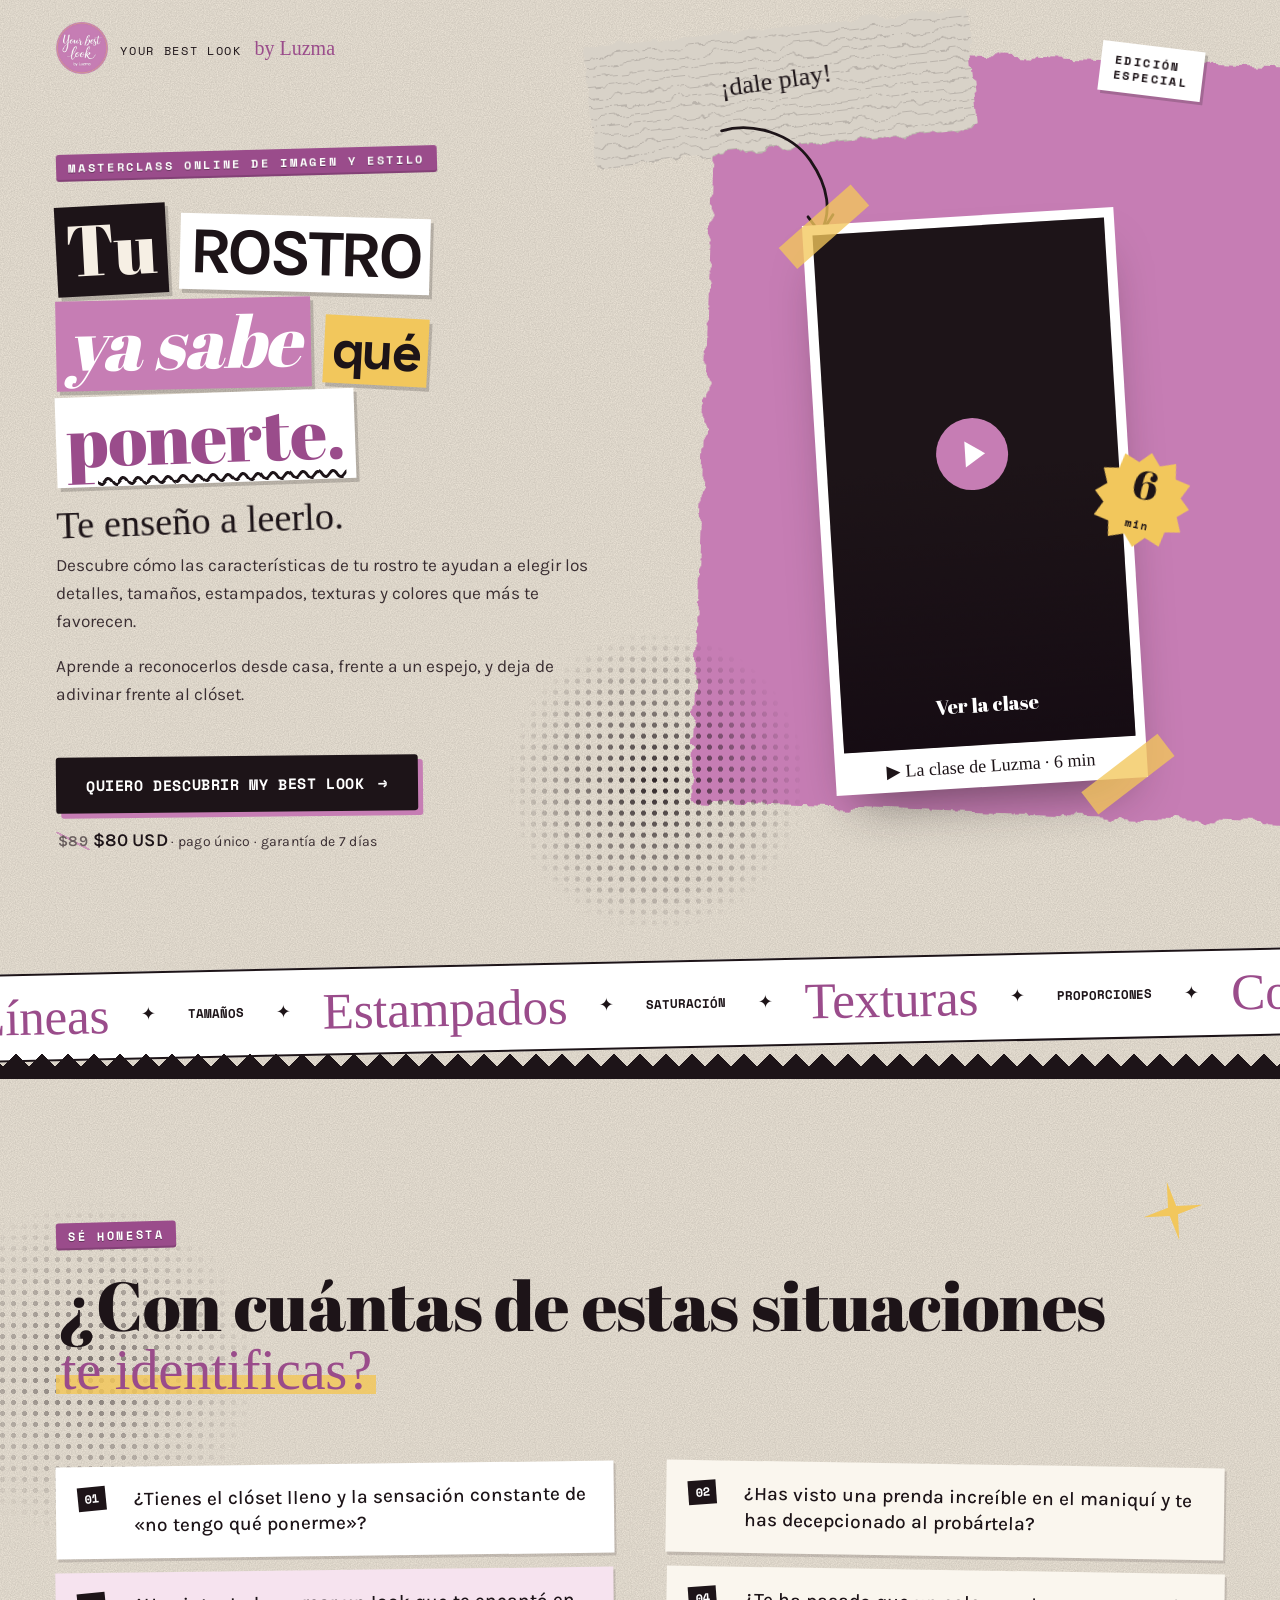
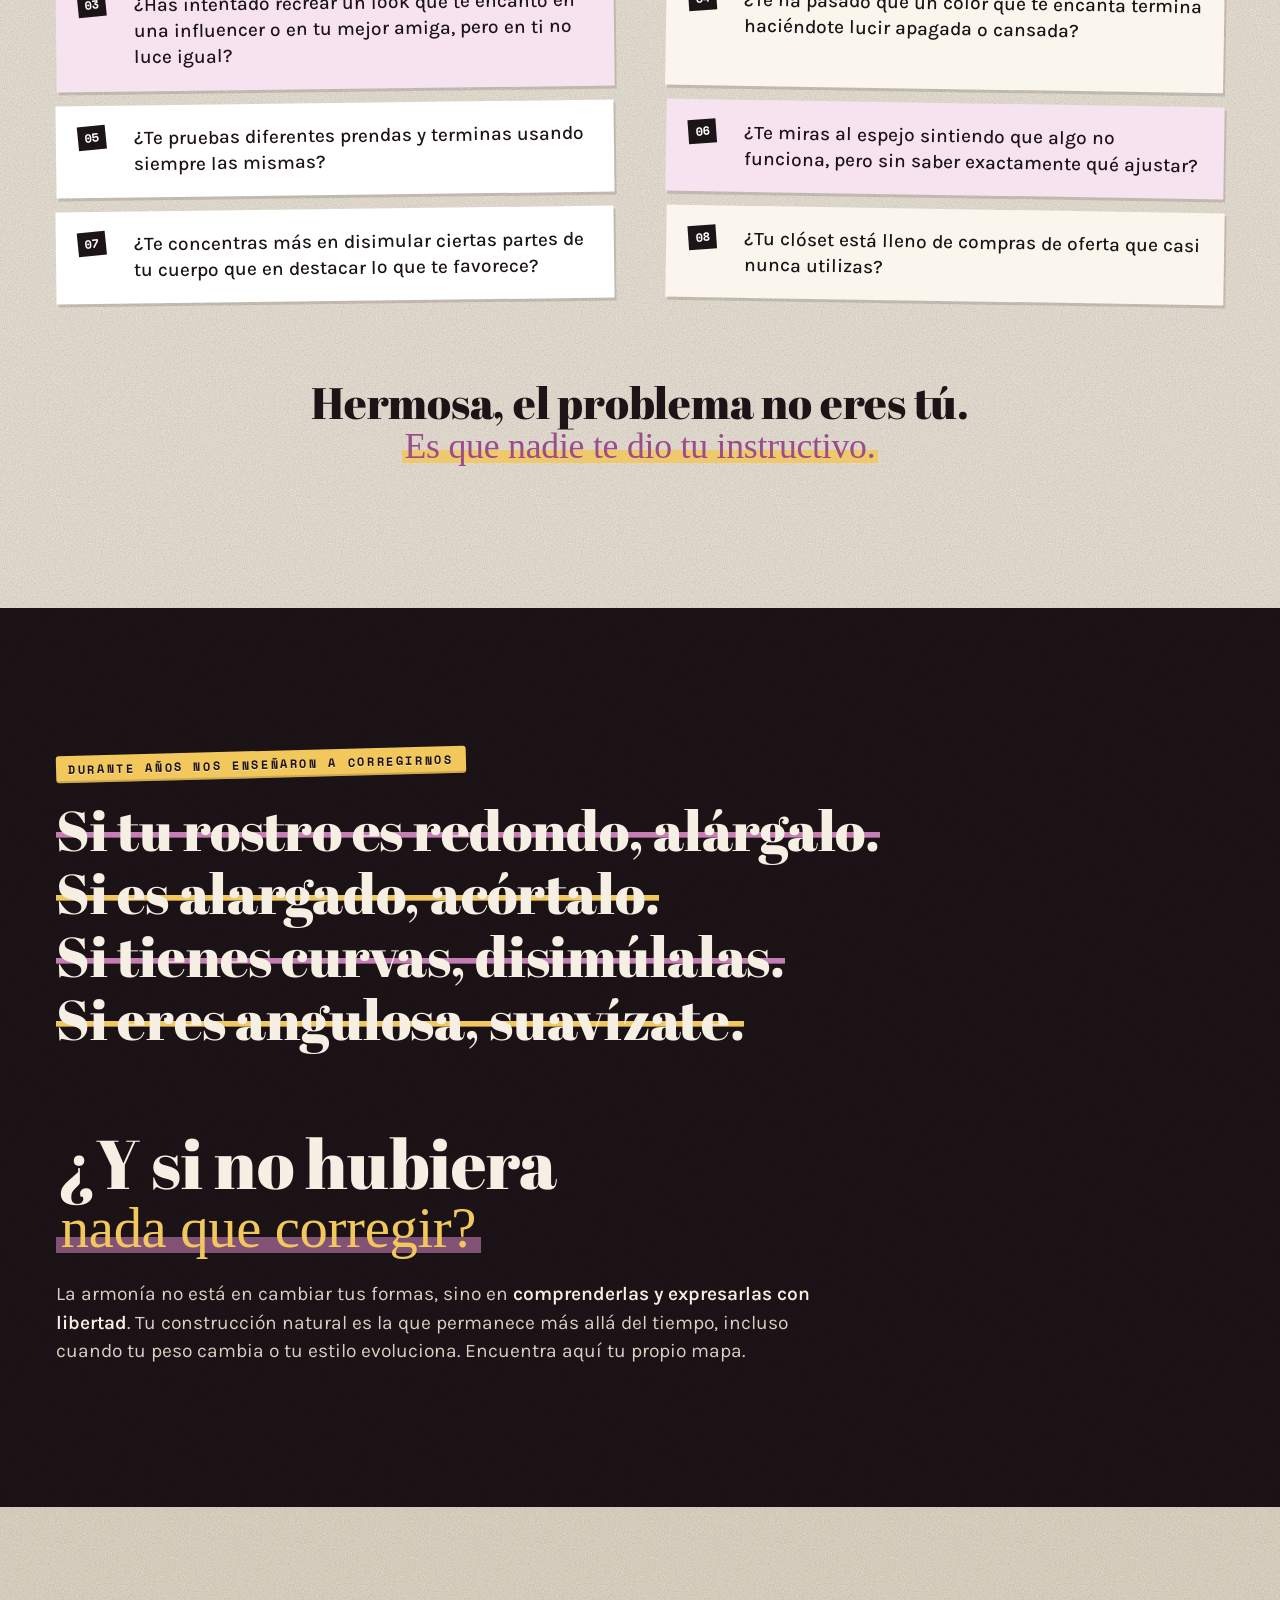
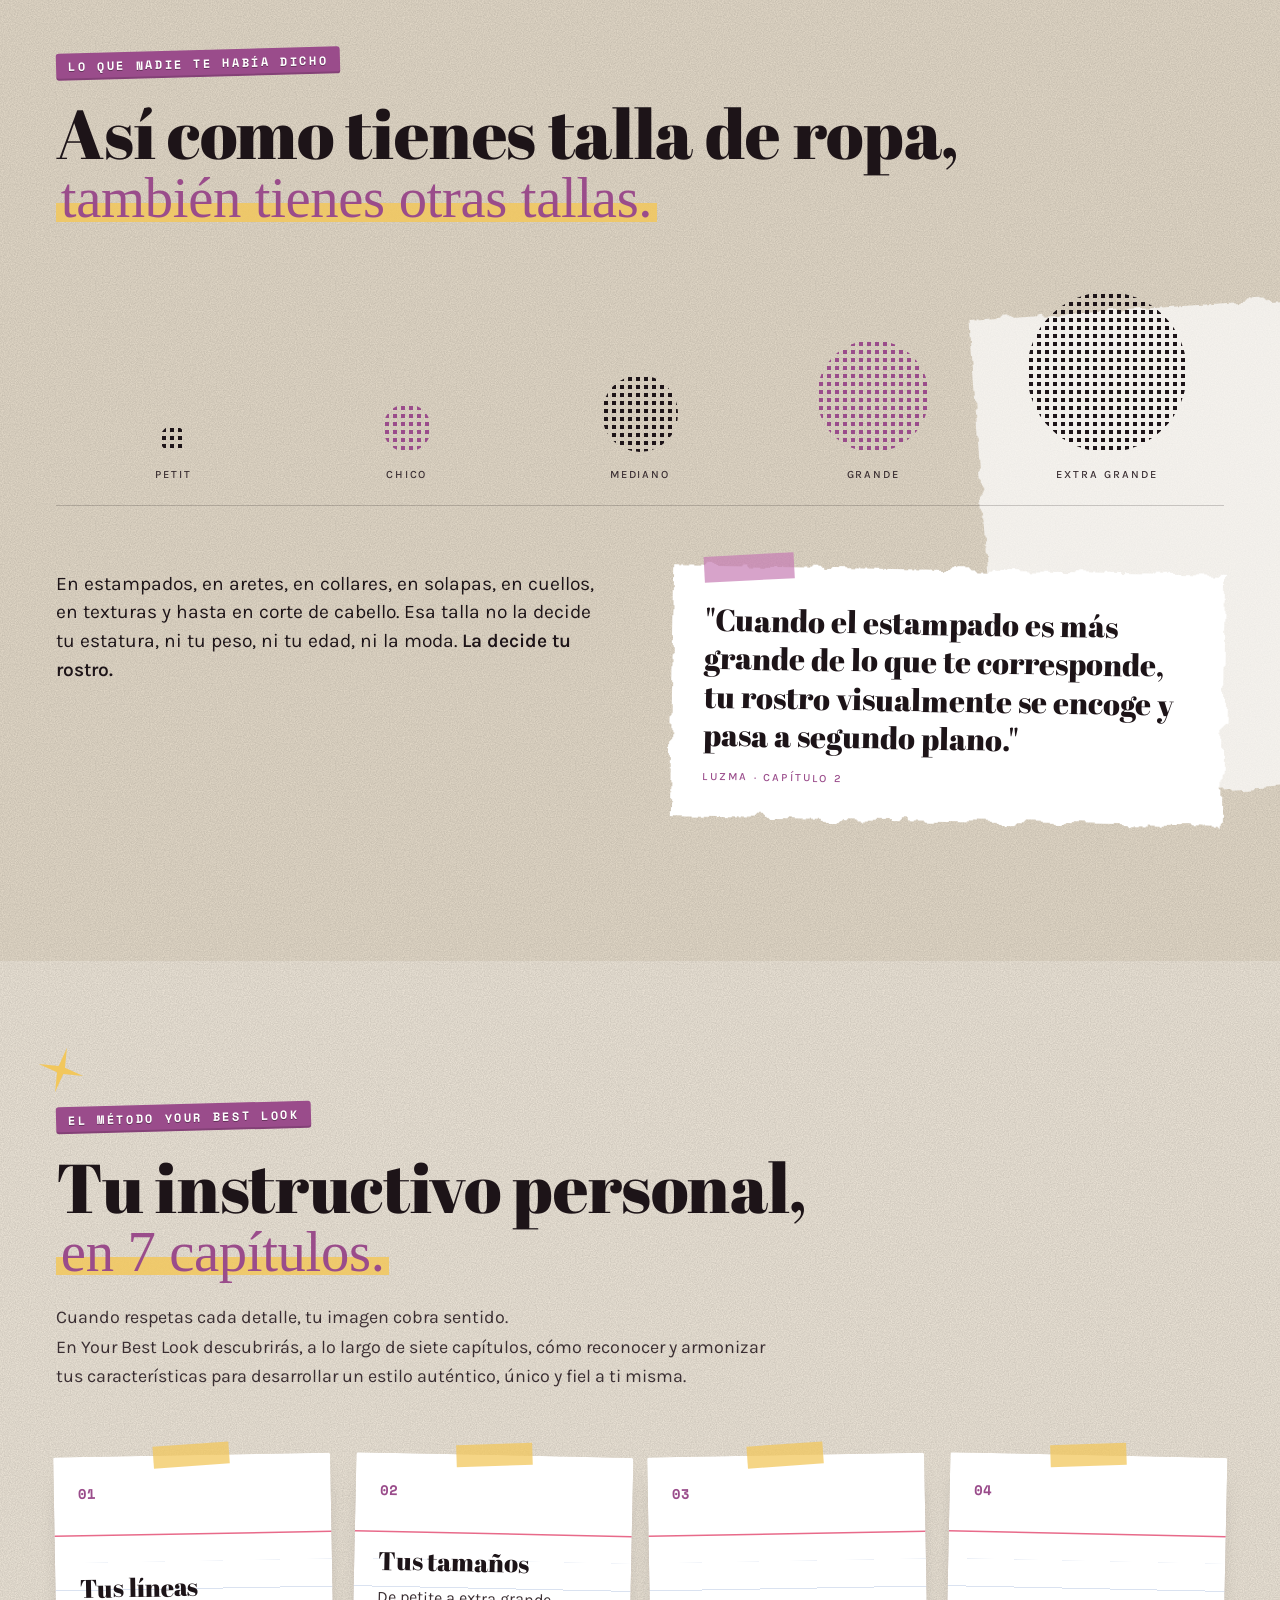
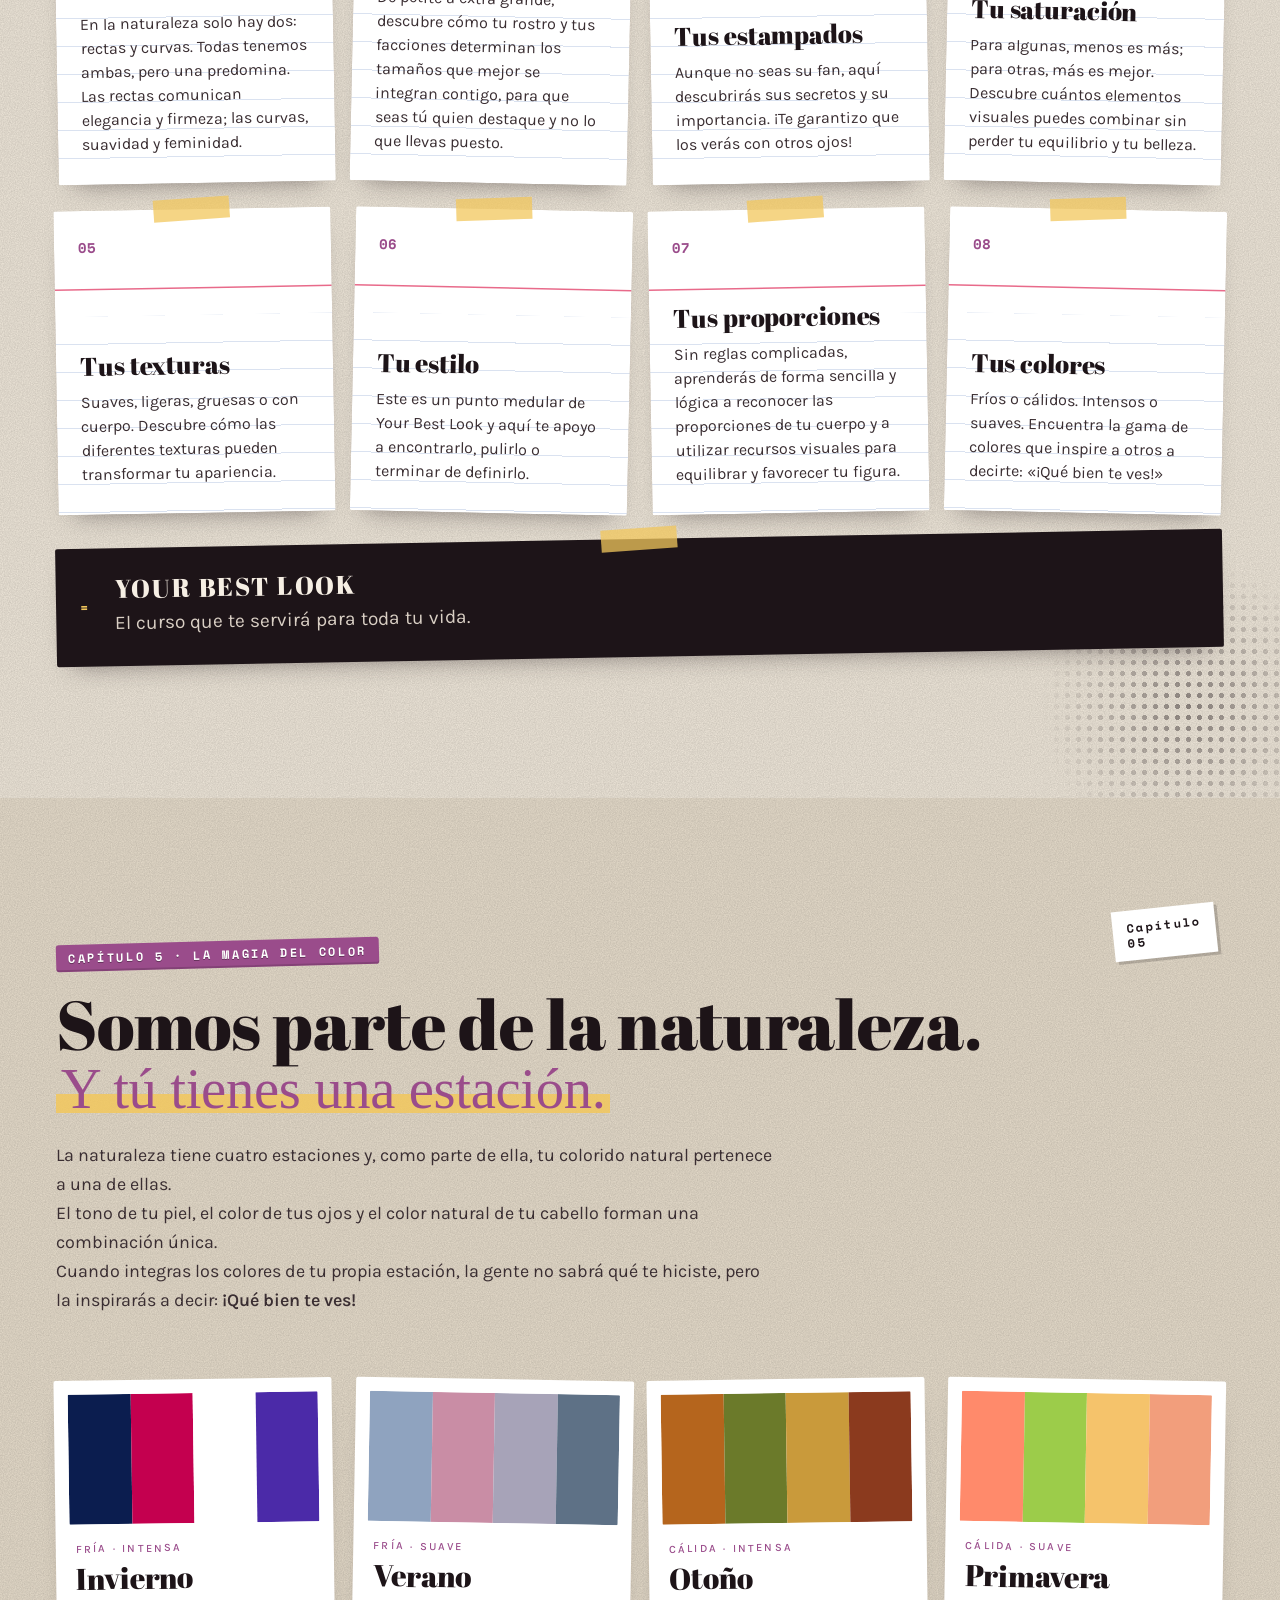
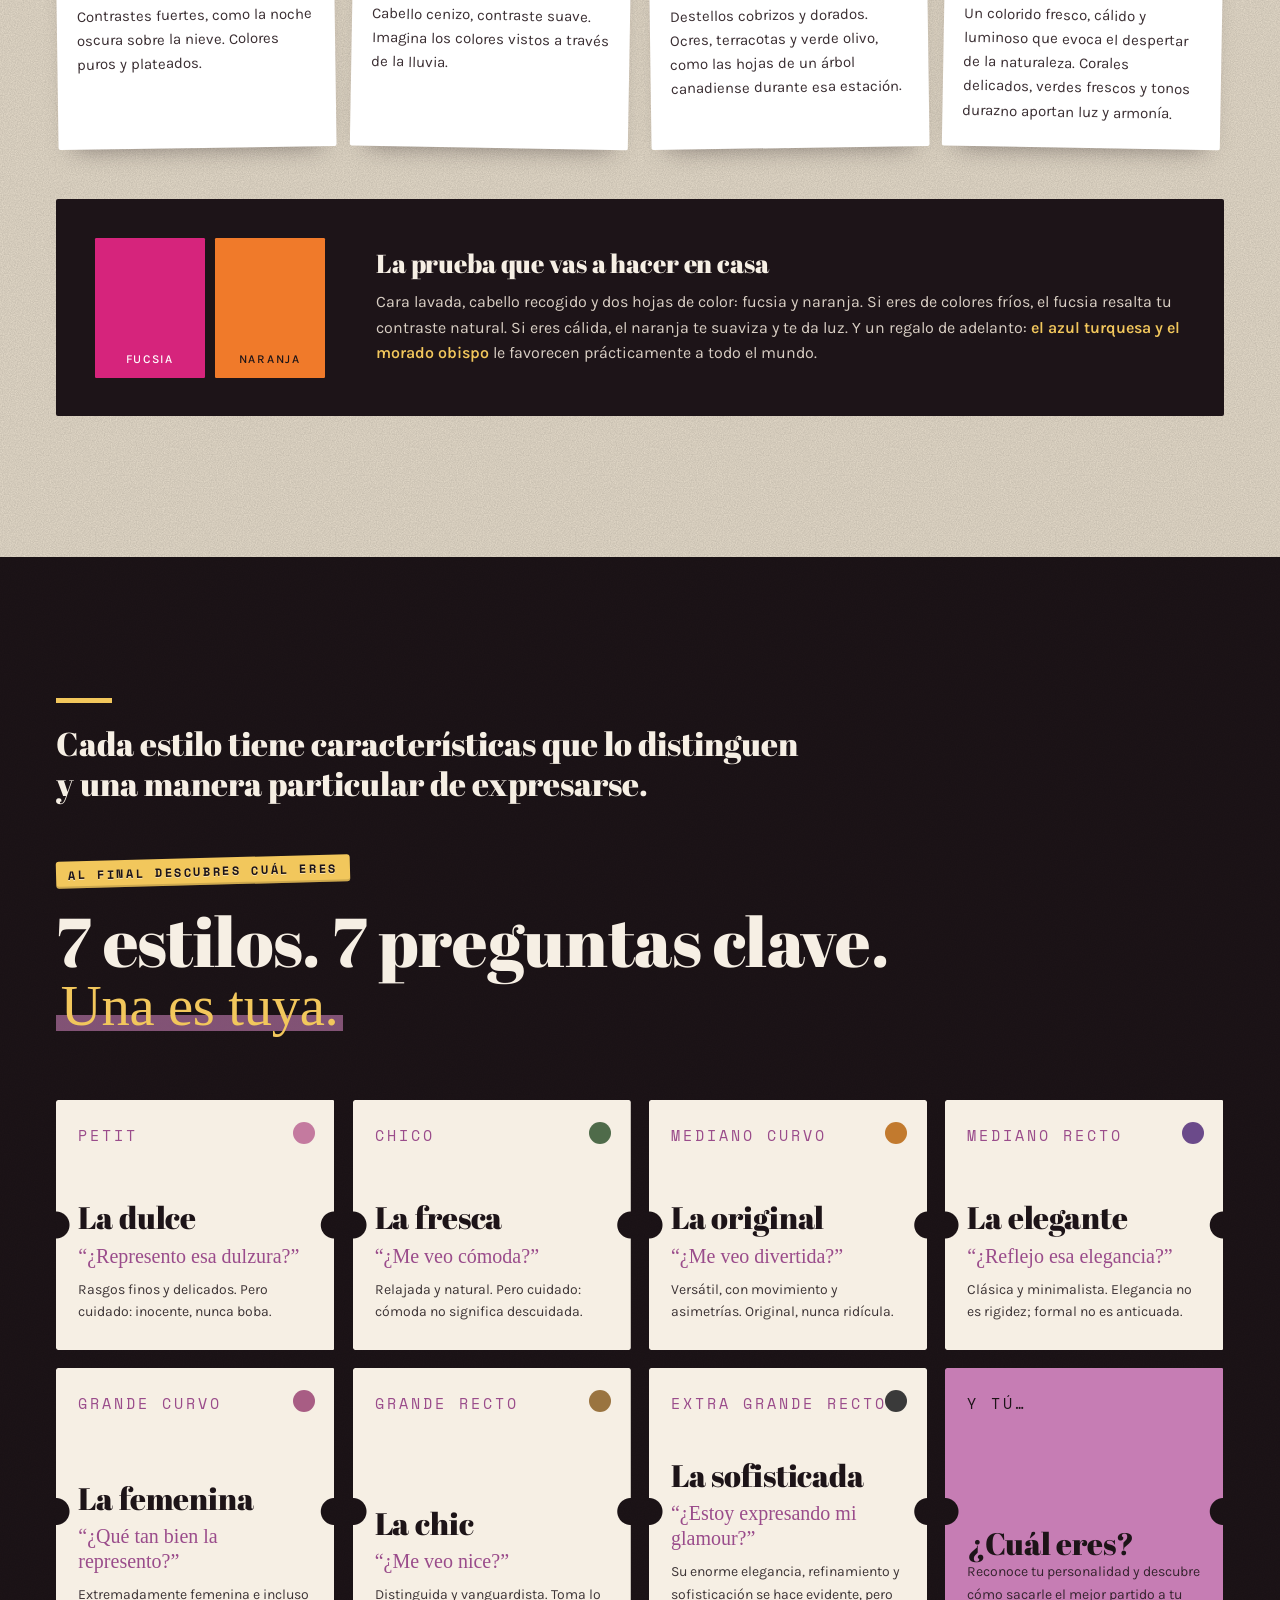
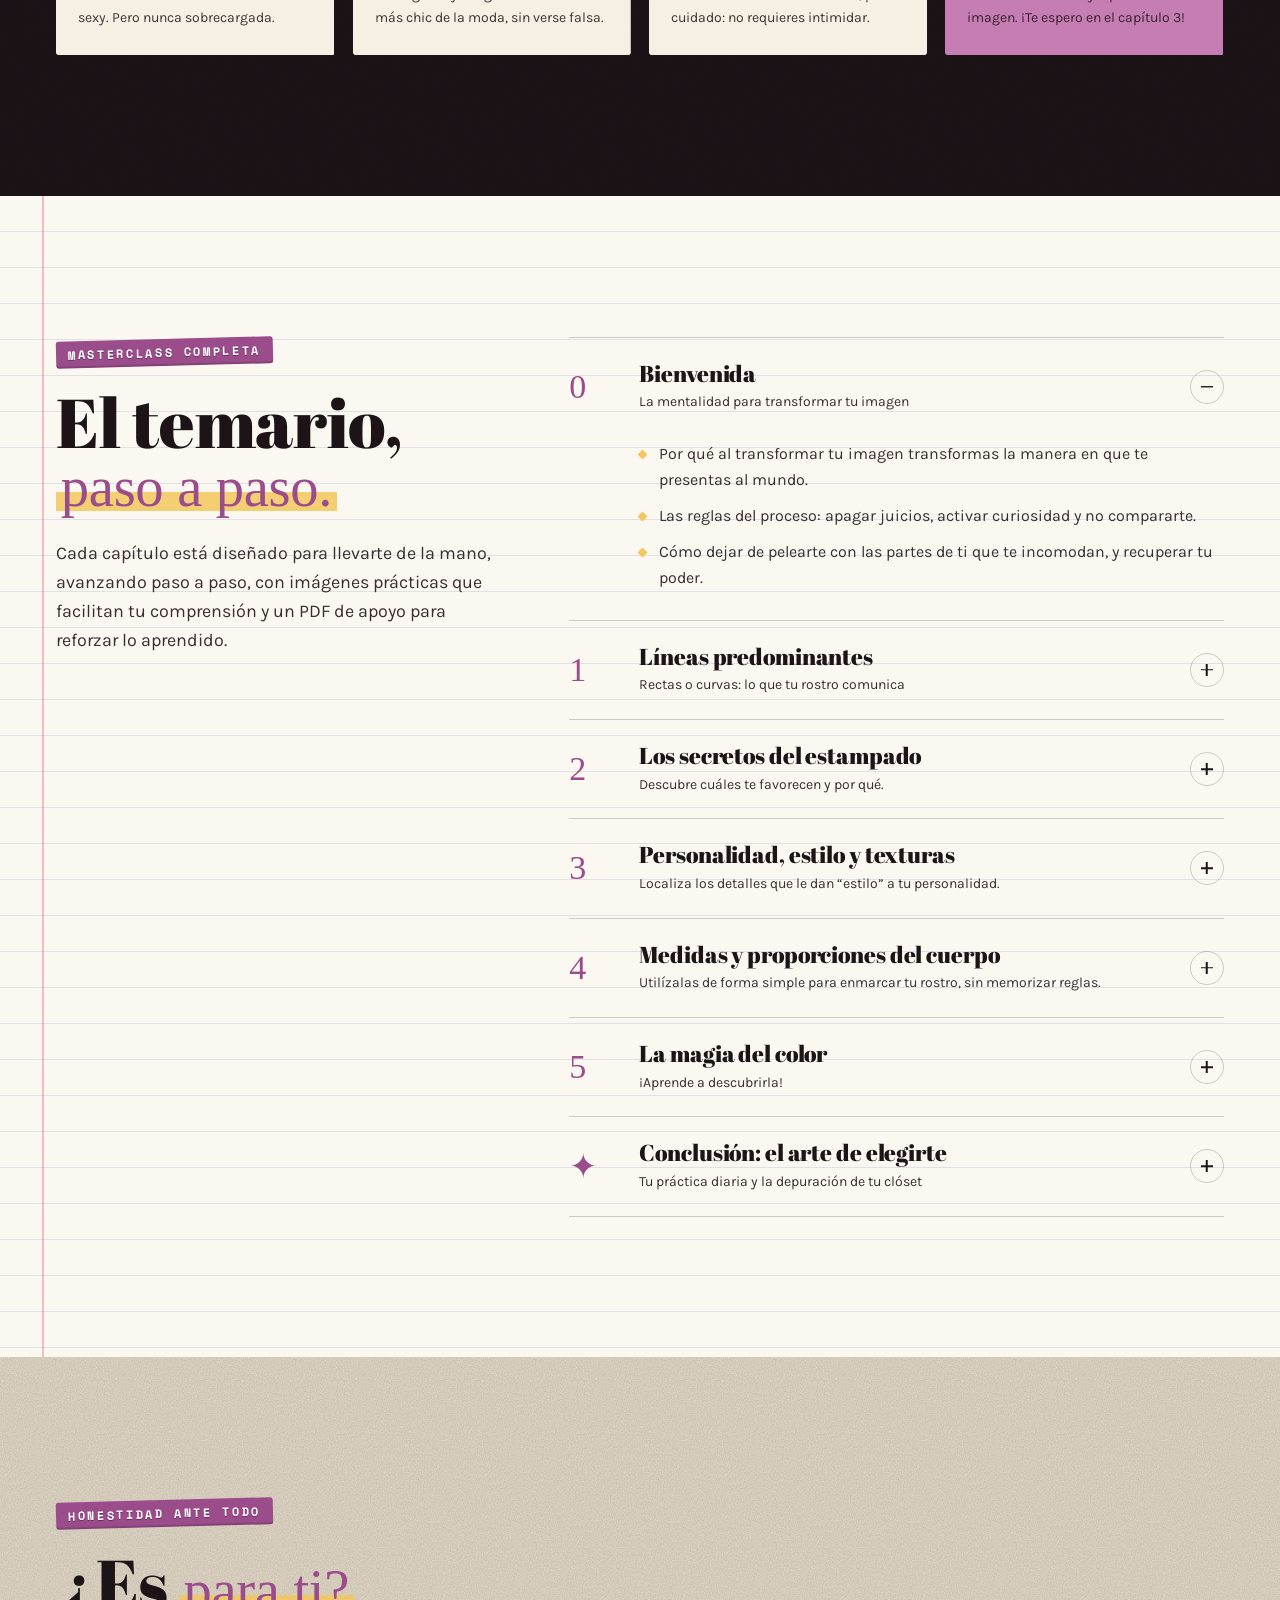
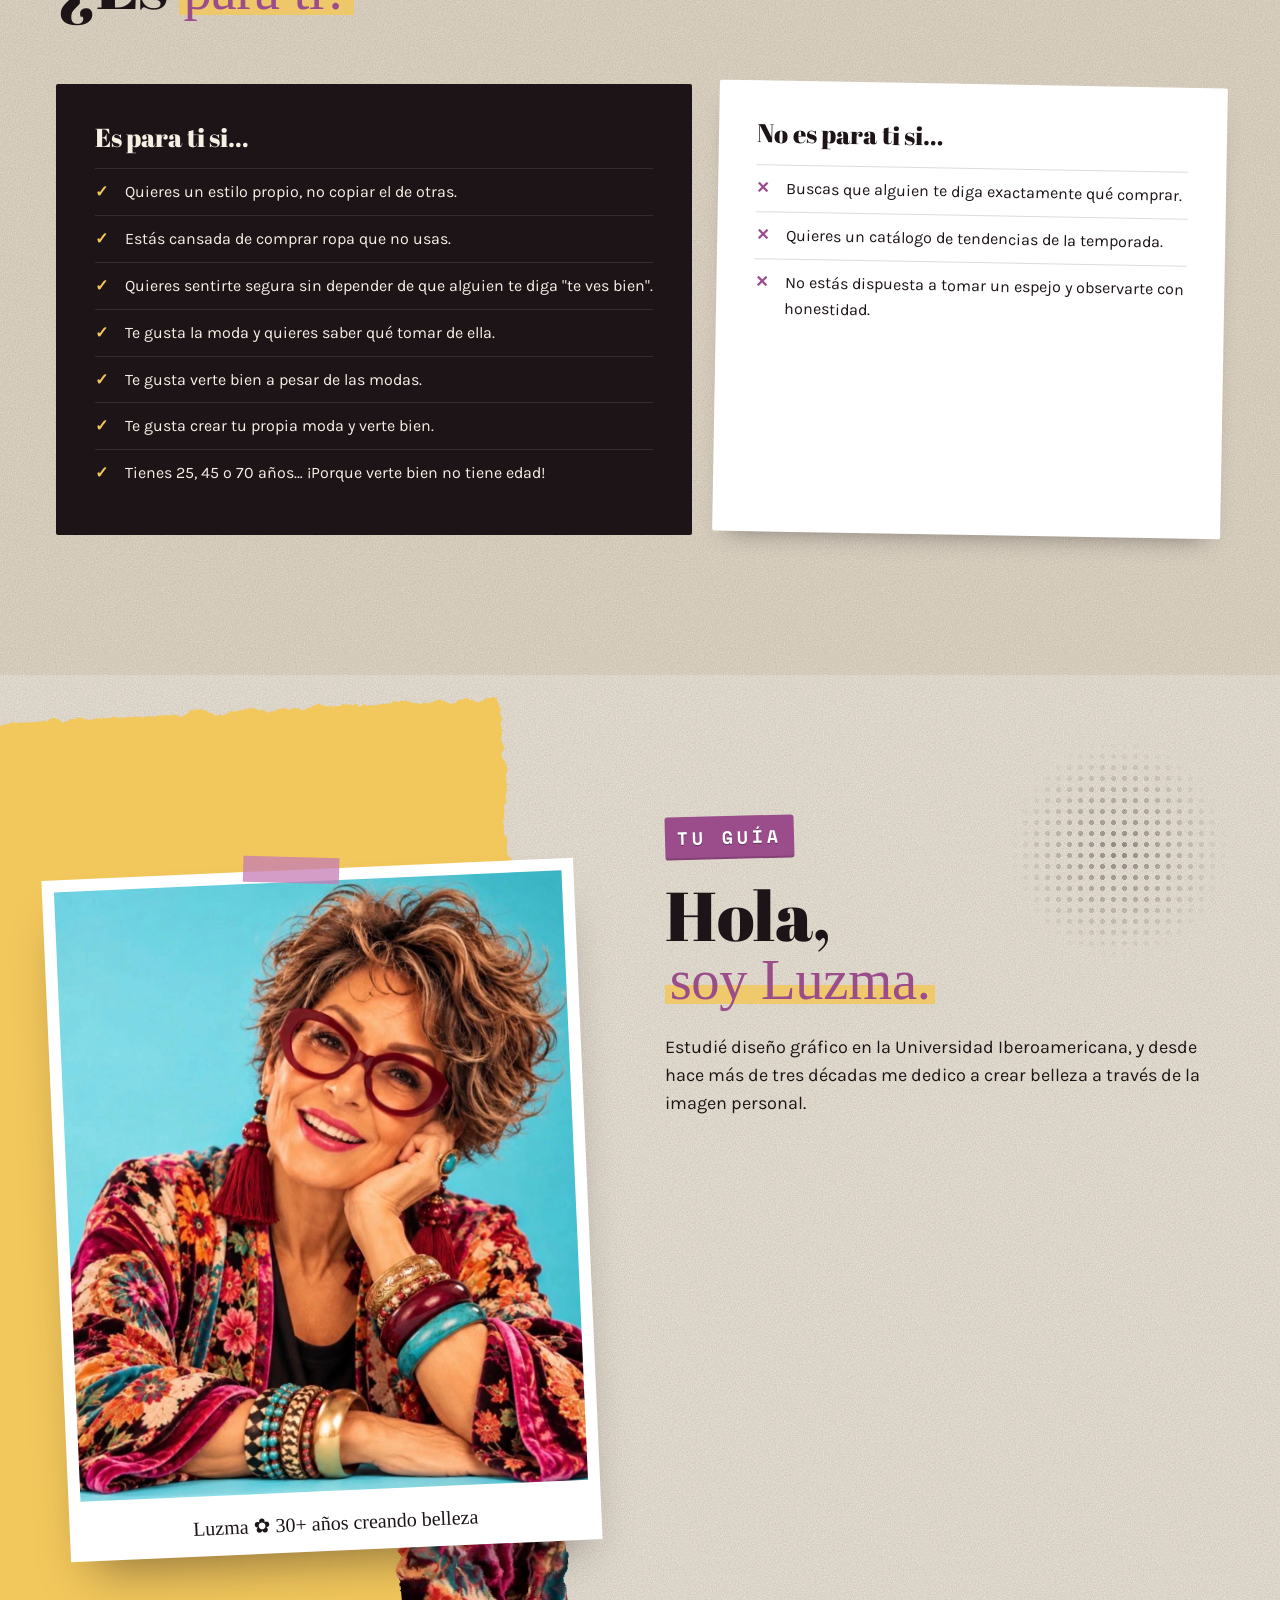
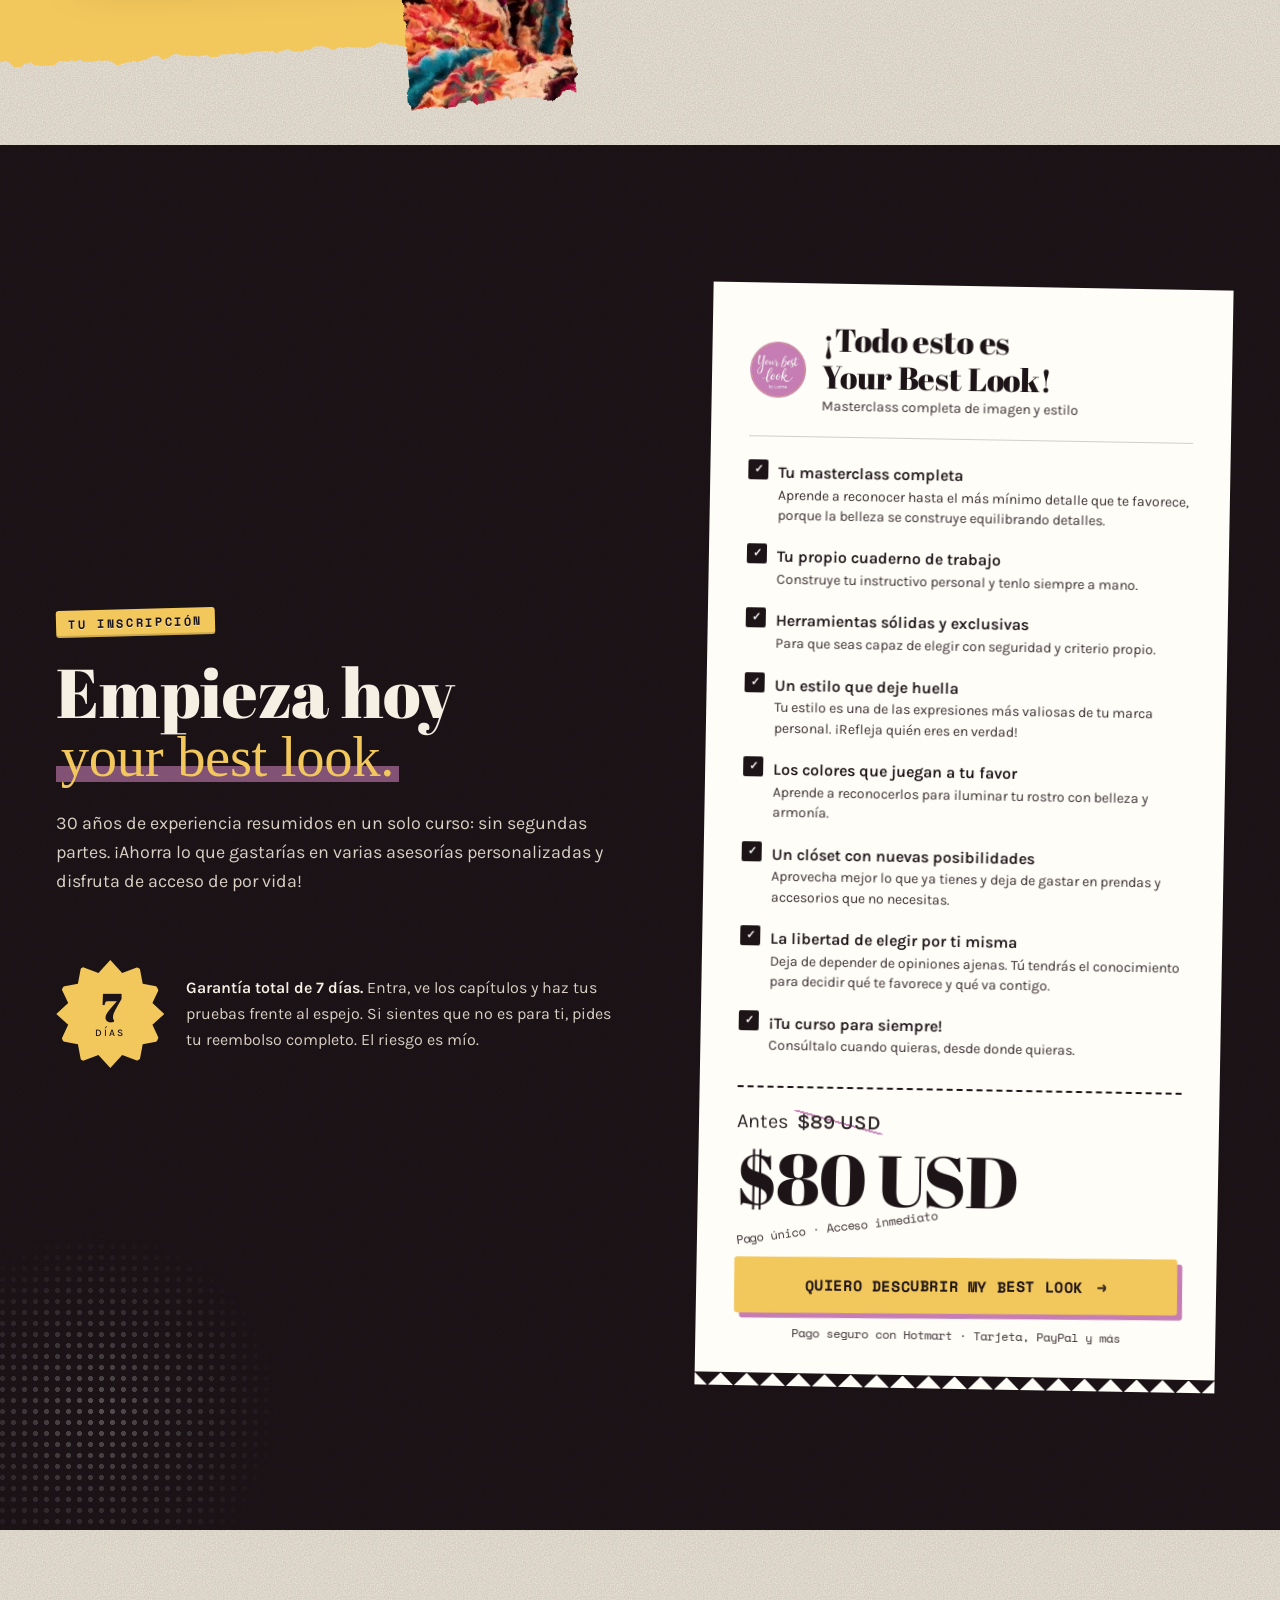
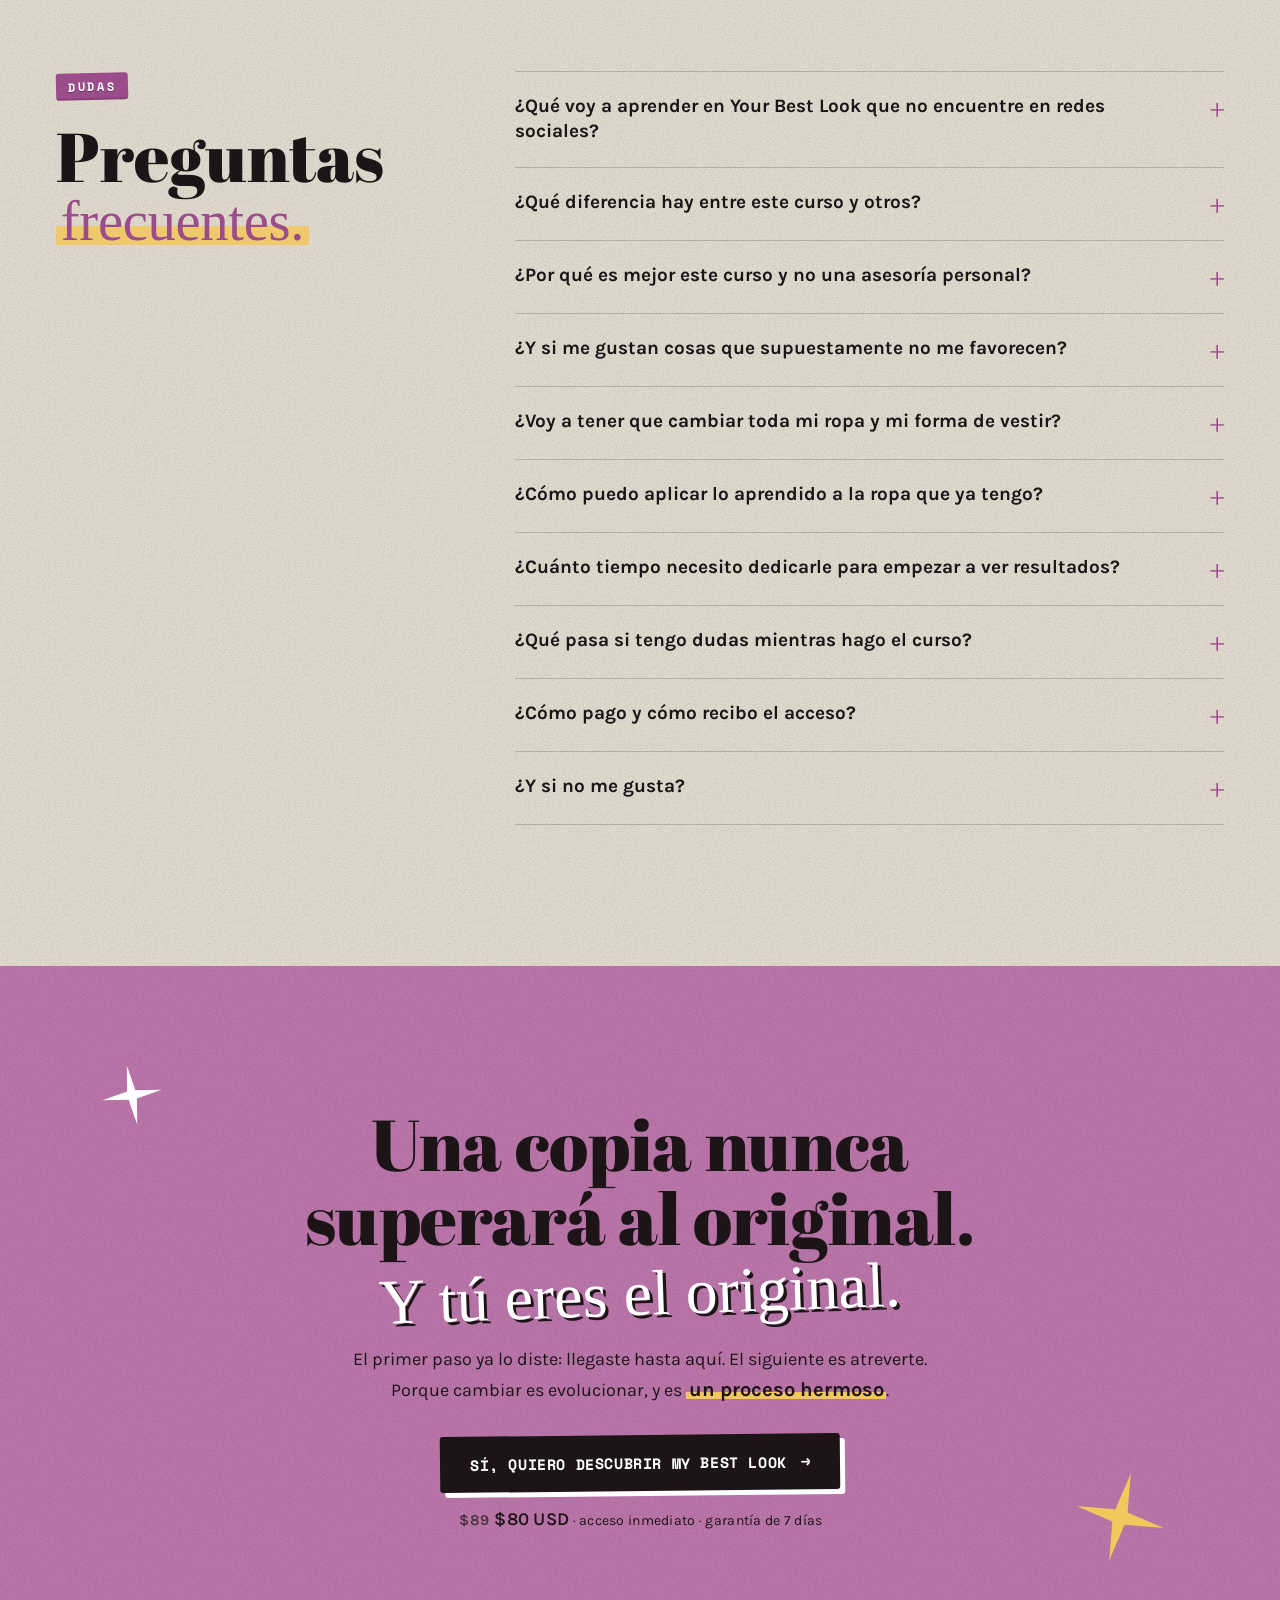
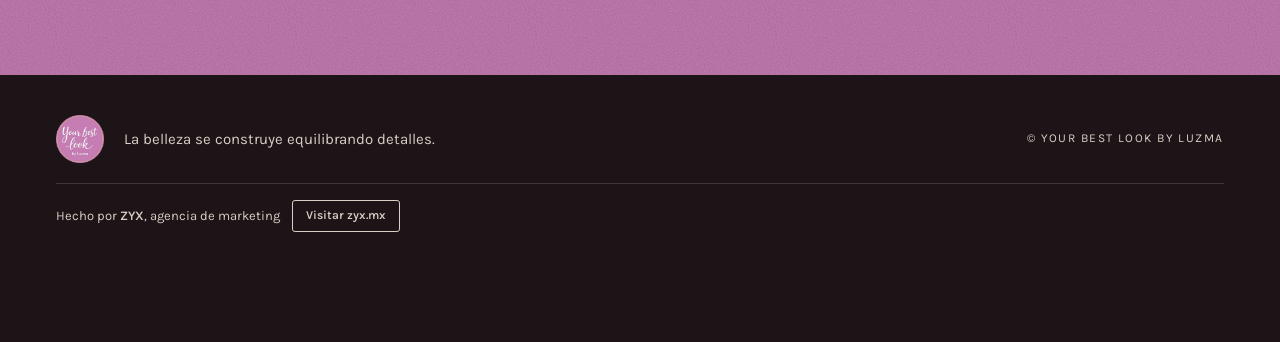
<file: index.html>
<!doctype html>
<html lang="es">
<head>
<meta charset="utf-8">
<meta name="viewport" content="width=device-width,initial-scale=1">
<!-- Meta Pixel -->
<script>
!function(f,b,e,v,n,t,s){if(f.fbq)return;n=f.fbq=function(){n.callMethod?
n.callMethod.apply(n,arguments):n.queue.push(arguments)};if(!f._fbq)f._fbq=n;
n.push=n;n.loaded=!0;n.version='2.0';n.queue=[];t=b.createElement(e);t.async=!0;
t.src=v;s=b.getElementsByTagName(e)[0];s.parentNode.insertBefore(t,s)}(window,
document,'script','https://connect.facebook.net/en_US/fbevents.js');
fbq('init', '2261263981474725');
fbq('track', 'PageView');
</script>
<noscript><img height="1" width="1" style="display:none" src="https://www.facebook.com/tr?id=2261263981474725&ev=PageView&noscript=1"></noscript>
<!-- End Meta Pixel -->
<meta name="description" content="Tu rostro ya sabe qué ponerte. Aprende a leerlo con Luzma: líneas, tamaños, estampados, saturación, texturas, proporciones y color. Masterclass online · $80 USD · Garantía de 7 días.">
<meta property="og:title" content="Your Best Look by Luzma">
<meta property="og:description" content="Tu rostro ya sabe qué ponerte. Masterclass online de imagen y estilo con Luzma, 30+ años creando belleza.">
<meta property="og:image" content="https://yourbestlookbyluzma.com/assets/og.jpg">
<title>Your Best Look by Luzma | Masterclass online de imagen y estilo</title>
<link rel="icon" type="image/png" href="shared/favicon.png">
<meta name="theme-color" content="#efe7da">
<link rel="preconnect" href="https://fonts.googleapis.com"><link rel="preconnect" href="https://fonts.gstatic.com" crossorigin>
<link href="https://fonts.googleapis.com/css2?family=Abril+Fatface&family=Karla:wght@400;500;700&family=Permanent+Marker&family=Space+Mono:wght@400;700&display=swap" rel="stylesheet">
<link rel="stylesheet" href="shared/base.css?v=4">
<link rel="stylesheet" href="theme.css?v=1">
</head>
<body class="landing t-v11 art">
<header class="hero">
<div class="hero__deco" aria-hidden="true"><svg class="svgdefs"><filter id="torn" x="-5%" y="-5%" width="110%" height="110%"><feTurbulence type="fractalNoise" baseFrequency=".04" numOctaves="4" seed="7"/><feDisplacementMap in="SourceGraphic" scale="16" xChannelSelector="R" yChannelSelector="G"/></filter></svg>
<span class="paper p1" data-par=".05"></span>
<span class="paper p2"></span>
<span class="dots d1" data-par="-.08"></span>
<span class="clip c1">EDICIÓN<br>ESPECIAL</span>
<svg class="scrib" viewBox="0 0 160 120" fill="none" stroke="#1d1418" stroke-width="3" stroke-linecap="round"><path d="M8 18c30-14 74-8 98 18s30 52 22 74"/><path d="M112 96l16 16 10-22"/></svg>
<span class="note">¡dale play!</span>
<span class="burst">6<small>min</small></span></div>
<div class="wrap hero__grid">
  <div class="hero__brand"><img src="shared/logo.png" alt="Your Best Look by Luzma" width="64" height="64"><span>Your Best Look <em>by Luzma</em></span></div>
  <div class="hero__text">
    <p class="kicker">Masterclass online de imagen y estilo</p>
    <h1><span class='rn r1'>Tu</span> <span class='rn r2'>rostro</span> <span class='rn r3'>ya sabe</span> <span class='rn r4'>qué</span> <span class='rn r5'>ponerte.</span></h1>
    <p class="script hero__script">Te enseño a leerlo.</p>
    <p class="hero__lead">Descubre cómo las características de tu rostro te ayudan a elegir los detalles, tamaños, estampados, texturas y colores que más te favorecen.</p><p class="hero__lead">Aprende a reconocerlos desde casa, frente a un espejo, y deja de adivinar frente al clóset.</p>
  </div>
  <div class="hero__media"><div class="hero__vsl"><p class="hero__vslk">▶ La clase de Luzma · 6 min</p><div class="video" data-video></div></div></div>
  <div class="hero__cta" data-hero-cta><a class="btn " data-checkout href="#"><span>Quiero descubrir My Best Look</span><i class="btn__arrow" aria-hidden="true">→</i></a><p class="hero__price"><s data-price-before>$89</s> <b data-price>$80 USD</b> · pago único · garantía de <span data-guarantee>7</span> días</p></div>
</div>
</header>
<div class="marquee" aria-hidden="true"><div class="marquee__t"><span>Líneas</span><i>✦</i><span>Tamaños</span><i>✦</i><span>Estampados</span><i>✦</i><span>Saturación</span><i>✦</i><span>Texturas</span><i>✦</i><span>Proporciones</span><i>✦</i><span>Color</span><i>✦</i><span>Tu estilo</span><i>✦</i><span>Líneas</span><i>✦</i><span>Tamaños</span><i>✦</i><span>Estampados</span><i>✦</i><span>Saturación</span><i>✦</i><span>Texturas</span><i>✦</i><span>Proporciones</span><i>✦</i><span>Color</span><i>✦</i><span>Tu estilo</span><i>✦</i></div></div>
<div class="tear" aria-hidden="true"></div>
<section class="s pain">
<div class="sdeco" aria-hidden="true"><span class="dots d2"></span><span class="star s1">✦</span></div>
<div class="wrap">
<div class="sh"><p class="kicker" data-r>Sé honesta</p><h2 data-r>¿Con cuántas de estas situaciones <em>te identificas?</em></h2></div><ol class="pain__list"><li data-r><span class="n">01</span><p>¿Tienes el clóset lleno y la sensación constante de «no tengo qué ponerme»?</p></li><li data-r><span class="n">02</span><p>¿Has visto una prenda increíble en el maniquí y te has decepcionado al probártela?</p></li><li data-r><span class="n">03</span><p>¿Has intentado recrear un look que te encantó en una influencer o en tu mejor amiga, pero en ti no luce igual?</p></li><li data-r><span class="n">04</span><p>¿Te ha pasado que un color que te encanta termina haciéndote lucir apagada o cansada?</p></li><li data-r><span class="n">05</span><p>¿Te pruebas diferentes prendas y terminas usando siempre las mismas?</p></li><li data-r><span class="n">06</span><p>¿Te miras al espejo sintiendo que algo no funciona, pero sin saber exactamente qué ajustar?</p></li><li data-r><span class="n">07</span><p>¿Te concentras más en disimular ciertas partes de tu cuerpo que en destacar lo que te favorece?</p></li><li data-r><span class="n">08</span><p>¿Tu clóset está lleno de compras de oferta que casi nunca utilizas?</p></li></ol><p class="pain__turn" data-r>Hermosa, el problema no eres tú. <em>Es que nadie te dio tu instructivo.</em></p>
</div>
</section>
<section class="s reverse" data-tone="dark">
<div class="wrap">
<p class="kicker" data-r>Durante años nos enseñaron a corregirnos</p><div class="rules"><p data-r><s>Si tu rostro es redondo, alárgalo.</s></p><p data-r><s>Si es alargado, acórtalo.</s></p><p data-r><s>Si tienes curvas, disimúlalas.</s></p><p data-r><s>Si eres angulosa, suavízate.</s></p></div><div class="reverse__a"><h2 data-r>¿Y si no hubiera <em>nada que corregir?</em></h2><p data-r>La armonía no está en cambiar tus formas, sino en <b>comprenderlas y expresarlas con libertad</b>. Tu construcción natural es la que permanece más allá del tiempo, incluso cuando tu peso cambia o tu estilo evoluciona. Encuentra aquí tu propio mapa.</p></div>
</div>
</section>
<section class="s idea" data-tone="alt">
<div class="sdeco" aria-hidden="true"><span class="paper p3"></span></div>
<div class="wrap">
<div class="sh"><p class="kicker" data-r>Lo que nadie te había dicho</p><h2 data-r>Así como tienes talla de ropa, <em>también tienes otras tallas.</em></h2></div><div class="sizes" data-r aria-hidden="true"><div class="size"><i style="--s:0.16"></i><span>Petit</span></div><div class="size"><i style="--s:0.3"></i><span>Chico</span></div><div class="size"><i style="--s:0.48"></i><span>Mediano</span></div><div class="size"><i style="--s:0.7"></i><span>Grande</span></div><div class="size"><i style="--s:1"></i><span>Extra grande</span></div></div><div class="idea__grid"><p data-r>En estampados, en aretes, en collares, en solapas, en cuellos, en texturas y hasta en corte de cabello. Esa talla no la decide tu estatura, ni tu peso, ni tu edad, ni la moda. <b>La decide tu rostro.</b></p><blockquote data-r>"Cuando el estampado es más grande de lo que te corresponde, tu rostro visualmente se encoge y pasa a segundo plano."<cite>Luzma · Capítulo 2</cite></blockquote></div>
</div>
</section>
<section class="s tools">
<div class="sdeco" aria-hidden="true"><span class="star s2">✦</span><span class="dots d3"></span></div>
<div class="wrap">
<div class="sh"><p class="kicker" data-r>El método Your Best Look</p><h2 data-r>Tu instructivo personal, <em>en 7 capítulos.</em></h2><p class="lead" data-r>Cuando respetas cada detalle, tu imagen cobra sentido.<br>En Your Best Look descubrirás, a lo largo de siete capítulos, cómo reconocer y armonizar tus características para desarrollar un estilo auténtico, único y fiel a ti misma.</p></div><ol class="tools__list"><li data-r><span class="n">01</span><h3>Tus líneas</h3><p>En la naturaleza solo hay dos: rectas y curvas. Todas tenemos ambas, pero una predomina. Las rectas comunican elegancia y firmeza; las curvas, suavidad y feminidad.</p></li><li data-r><span class="n">02</span><h3>Tus tamaños</h3><p>De petite a extra grande, descubre cómo tu rostro y tus facciones determinan los tamaños que mejor se integran contigo, para que seas tú quien destaque y no lo que llevas puesto.</p></li><li data-r><span class="n">03</span><h3>Tus estampados</h3><p>Aunque no seas su fan, aquí descubrirás sus secretos y su importancia. ¡Te garantizo que los verás con otros ojos!</p></li><li data-r><span class="n">04</span><h3>Tu saturación</h3><p>Para algunas, menos es más; para otras, más es mejor. Descubre cuántos elementos visuales puedes combinar sin perder tu equilibrio y tu belleza.</p></li><li data-r><span class="n">05</span><h3>Tus texturas</h3><p>Suaves, ligeras, gruesas o con cuerpo. Descubre cómo las diferentes texturas pueden transformar tu apariencia.</p></li><li data-r><span class="n">06</span><h3>Tu estilo</h3><p>Este es un punto medular de Your Best Look y aquí te apoyo a encontrarlo, pulirlo o terminar de definirlo.</p></li><li data-r><span class="n">07</span><h3>Tus proporciones</h3><p>Sin reglas complicadas, aprenderás de forma sencilla y lógica a reconocer las proporciones de tu cuerpo y a utilizar recursos visuales para equilibrar y favorecer tu figura.</p></li><li data-r><span class="n">08</span><h3>Tus colores</h3><p>Fríos o cálidos. Intensos o suaves. Encuentra la gama de colores que inspire a otros a decirte: «¡Qué bien te ves!»</p></li><li class="tools__sum" data-r><span class="n">=</span><h3>Your Best Look</h3><p>El curso que te servirá para toda tu vida.</p></li></ol>
</div>
</section>
<section class="s color" data-tone="alt">
<div class="sdeco" aria-hidden="true"><span class="clip c2">Capítulo<br>05</span></div>
<div class="wrap">
<div class="sh"><p class="kicker" data-r>Capítulo 5 · La magia del color</p><h2 data-r>Somos parte de la naturaleza. <em>Y tú tienes una estación.</em></h2><p class="lead" data-r>La naturaleza tiene cuatro estaciones y, como parte de ella, tu colorido natural pertenece a una de ellas.<br>El tono de tu piel, el color de tus ojos y el color natural de tu cabello forman una combinación única.<br>Cuando integras los colores de tu propia estación, la gente no sabrá qué te hiciste, pero la inspirarás a decir: <b>¡Qué bien te ves!</b></p></div><div class="seasons"><article class="season" data-r><div class="season__sw"><i style=--c:#0b1d4f></i><i style=--c:#c4004f></i><i style=--c:#ffffff></i><i style=--c:#4b2aa8></i></div><p class="season__k">Fría · intensa</p><h3>Invierno</h3><p>Contrastes fuertes, como la noche oscura sobre la nieve. Colores puros y plateados.</p></article><article class="season" data-r><div class="season__sw"><i style=--c:#8fa3bf></i><i style=--c:#c98da5></i><i style=--c:#a7a3b8></i><i style=--c:#5e7186></i></div><p class="season__k">Fría · suave</p><h3>Verano</h3><p>Cabello cenizo, contraste suave. Imagina los colores vistos a través de la lluvia.</p></article><article class="season" data-r><div class="season__sw"><i style=--c:#b5651d></i><i style=--c:#6b7a2a></i><i style=--c:#c99a3b></i><i style=--c:#8b3a1e></i></div><p class="season__k">Cálida · intensa</p><h3>Otoño</h3><p>Destellos cobrizos y dorados. Ocres, terracotas y verde olivo, como las hojas de un árbol canadiense durante esa estación.</p></article><article class="season" data-r><div class="season__sw"><i style=--c:#ff8a6b></i><i style=--c:#9ccc4a></i><i style=--c:#f5c36b></i><i style=--c:#f29e7c></i></div><p class="season__k">Cálida · suave</p><h3>Primavera</h3><p>Un colorido fresco, cálido y luminoso que evoca el despertar de la naturaleza. Corales delicados, verdes frescos y tonos durazno aportan luz y armonía.</p></article></div><div class="fx" data-r><div class="fx__sw" aria-hidden="true"><span>Fucsia</span><span>Naranja</span></div><div><h3>La prueba que vas a hacer en casa</h3><p>Cara lavada, cabello recogido y dos hojas de color: fucsia y naranja. Si eres de colores fríos, el fucsia resalta tu contraste natural. Si eres cálida, el naranja te suaviza y te da luz. Y un regalo de adelanto: <b>el azul turquesa y el morado obispo</b> le favorecen prácticamente a todo el mundo.</p></div></div>
</div>
</section>
<section class="s styles" data-tone="dark">
<div class="wrap">
<p class="styles__intro" data-r>Cada estilo tiene características que lo distinguen y una manera particular de expresarse.</p><div class="sh"><p class="kicker" data-r>Al final descubres cuál eres</p><h2 data-r>7 estilos. 7 preguntas clave. <em>Una es tuya.</em></h2></div><div class="styles__grid"><article class="style" data-r style="--c:#c47a9f"><p class="style__k">Petit</p><h3>La dulce</h3><q>¿Represento esa dulzura?</q><p>Rasgos finos y delicados. Pero cuidado: inocente, nunca boba.</p></article><article class="style" data-r style="--c:#4f6b4a"><p class="style__k">Chico</p><h3>La fresca</h3><q>¿Me veo cómoda?</q><p>Relajada y natural. Pero cuidado: cómoda no significa descuidada.</p></article><article class="style" data-r style="--c:#c27a2e"><p class="style__k">Mediano curvo</p><h3>La original</h3><q>¿Me veo divertida?</q><p>Versátil, con movimiento y asimetrías. Original, nunca ridícula.</p></article><article class="style" data-r style="--c:#6b4a8a"><p class="style__k">Mediano recto</p><h3>La elegante</h3><q>¿Reflejo esa elegancia?</q><p>Clásica y minimalista. Elegancia no es rigidez; formal no es anticuada.</p></article><article class="style" data-r style="--c:#a85d84"><p class="style__k">Grande curvo</p><h3>La femenina</h3><q>¿Qué tan bien la represento?</q><p>Extremadamente femenina e incluso sexy. Pero nunca sobrecargada.</p></article><article class="style" data-r style="--c:#9a7440"><p class="style__k">Grande recto</p><h3>La chic</h3><q>¿Me veo nice?</q><p>Distinguida y vanguardista. Toma lo más chic de la moda, sin verse falsa.</p></article><article class="style" data-r style="--c:#3a3a3a"><p class="style__k">Extra grande recto</p><h3>La sofisticada</h3><q>¿Estoy expresando mi glamour?</q><p>Su enorme elegancia, refinamiento y sofisticación se hace evidente, pero cuidado: no requieres intimidar.</p></article><article class="style style--you" data-r><p class="style__k">Y tú…</p><h3>¿Cuál eres?</h3><p>Reconoce tu personalidad y descubre cómo sacarle el mejor partido a tu imagen. ¡Te espero en el capítulo 3!</p></article></div>
</div>
</section>
<section class="s syllabus">
<div class="wrap">
<div class="syllabus__grid"><div class="sh"><p class="kicker" data-r>Masterclass completa</p><h2 data-r>El temario, <em>paso a paso.</em></h2><p class="lead" data-r>Cada capítulo está diseñado para llevarte de la mano, avanzando paso a paso, con imágenes prácticas que facilitan tu comprensión y un PDF de apoyo para reforzar lo aprendido.</p></div><div class="chapters"><details class="ch" data-r open><summary><span class="ch__n">0</span><span class="ch__t"><b>Bienvenida</b><small>La mentalidad para transformar tu imagen</small></span><span class="ch__plus" aria-hidden="true"></span></summary><ul><li>Por qué al transformar tu imagen transformas la manera en que te presentas al mundo.</li><li>Las reglas del proceso: apagar juicios, activar curiosidad y no compararte.</li><li>Cómo dejar de pelearte con las partes de ti que te incomodan, y recuperar tu poder.</li></ul></details><details class="ch" data-r><summary><span class="ch__n">1</span><span class="ch__t"><b>Líneas predominantes</b><small>Rectas o curvas: lo que tu rostro comunica</small></span><span class="ch__plus" aria-hidden="true"></span></summary><ul><li>El test del espejo: cabello recogido y observación sin juicios.</li><li>Cómo leer tu frente, cejas, nariz, pómulos, labios y mandíbula.</li><li>Lo que revelan tus hombros y tu muñeca.</li><li>Los tipos de rostro y por qué el tamaño cambia todo.</li><li>Qué te conviene realzar, elegancia o feminidad, en ropa, zapatos, bolsos, collares y gafas.</li></ul></details><details class="ch" data-r><summary><span class="ch__n">2</span><span class="ch__t"><b>Los secretos del estampado</b><small>Descubre cuáles te favorecen y por qué.</small></span><span class="ch__plus" aria-hidden="true"></span></summary><ul><li>Los mitos que te alejan de tu estampado ideal (no, no depende de tu altura ni de tu cuerpo).</li><li>Secreto 1: tu tamaño, de petit a extra grande, con la prueba de los lunares.</li><li>Secreto 2: estampados con estructura, con movimiento o con ambos.</li><li>Secreto 3: la saturación, desde estoperoles y flecos hasta encaje, pedrería y volantes.</li><li>Cómo enmarcar tu rostro con aretes, collares, solapas, cuellos y cortes de cabello.</li></ul></details><details class="ch" data-r><summary><span class="ch__n">3</span><span class="ch__t"><b>Personalidad, estilo y texturas</b><small>Localiza los detalles que le dan “estilo” a tu personalidad.</small></span><span class="ch__plus" aria-hidden="true"></span></summary><ul><li>Personalidad no es lo mismo que estilo: cómo conectar quién eres con lo que usas.</li><li>Los 7 estilos, del petit al extra grande recto, con su pregunta clave y su "pero cuidado".</li><li>Qué texturas te favorecen, y cómo vestirte en frío y en calor sin perder estilo.</li><li>Ejercicios de análisis con ejemplos reales.</li></ul></details><details class="ch" data-r><summary><span class="ch__n">4</span><span class="ch__t"><b>Medidas y proporciones del cuerpo</b><small>Utilízalas de forma simple para enmarcar tu rostro, sin memorizar reglas.</small></span><span class="ch__plus" aria-hidden="true"></span></summary><ul><li>Cómo medir tu estatura, hombros y caderas con precisión.</li><li>Cómo leer cuello, busto, brazos, cintura, talle, abdomen, glúteos y piernas frente al espejo.</li><li>Las siluetas H, 8, X, O, A, V e I.</li><li>Líneas verticales, horizontales y diagonales: cómo usarlas para equilibrar tu figura.</li></ul></details><details class="ch" data-r><summary><span class="ch__n">5</span><span class="ch__t"><b>La magia del color</b><small>¡Aprende a descubrirla!</small></span><span class="ch__plus" aria-hidden="true"></span></summary><ul><li>Cómo el color afecta tu ánimo, tu energía y lo que comunicas.</li><li>Colores fríos y cálidos, y los dos colores universales.</li><li>Las 4 estaciones: invierno, verano, otoño y primavera.</li><li>La prueba del fucsia y el naranja (y el truco de la selfie).</li><li>Cómo elegir el tinte de tu cabello sin apagarte.</li></ul></details><details class="ch" data-r><summary><span class="ch__n">✦</span><span class="ch__t"><b>Conclusión: el arte de elegirte</b><small>Tu práctica diaria y la depuración de tu clóset</small></span><span class="ch__plus" aria-hidden="true"></span></summary><ul><li>Tu práctica diaria: dos técnicas al día, vayas al súper, al gimnasio o te quedes en casa.</li><li>El ejercicio de integración: revisa tu guardarropa con la nueva lupa, deja ir lo que no te suma y crea combinaciones nuevas.</li><li>La regla del 50% para no tirar estampados que sí te funcionan.</li></ul></details></div></div>
</div>
</section>
<section class="s fit" data-tone="alt">
<div class="wrap">
<div class="sh"><p class="kicker" data-r>Honestidad ante todo</p><h2 data-r>¿Es <em>para ti?</em></h2></div><div class="fit__grid"><div class="fit__yes" data-r><h3>Es para ti si…</h3><ul><li>Quieres un estilo propio, no copiar el de otras.</li><li>Estás cansada de comprar ropa que no usas.</li><li>Quieres sentirte segura sin depender de que alguien te diga "te ves bien".</li><li>Te gusta la moda y quieres saber qué tomar de ella.</li><li>Te gusta verte bien a pesar de las modas.</li><li>Te gusta crear tu propia moda y verte bien.</li><li>Tienes 25, 45 o 70 años… ¡Porque verte bien no tiene edad!</li></ul></div><div class="fit__no" data-r><h3>No es para ti si…</h3><ul><li>Buscas que alguien te diga exactamente qué comprar.</li><li>Quieres un catálogo de tendencias de la temporada.</li><li>No estás dispuesta a tomar un espejo y observarte con honestidad.</li></ul></div></div>
</div>
</section>
<section class="s luzma">
<div class="sdeco" aria-hidden="true"><span class="paper p4" data-par=".06"></span><span class="paper p6"></span><span class="dots d4"></span></div>
<div class="wrap">
<div class="luzma__grid"><figure class="luzma__photo" data-r><img src="shared/img/luzma-color.webp" alt="Luzma, asesora de imagen" loading="lazy"></figure><div class="luzma__copy"><p class="kicker" data-r>Tu guía</p><h2 data-r>Hola, <em>soy Luzma.</em></h2><p data-r>Estudié diseño gráfico en la Universidad Iberoamericana, y desde hace más de tres décadas me dedico a crear belleza a través de la imagen personal.</p><p data-r>Cuando empecé, en México había muy poquita información sobre este tema, así que complementé mi formación en Nueva York y Milán. Pero mi mejor escuela ha sido la experiencia: he aplicado estas técnicas innumerables veces con mujeres de distintas edades y contextos, comprobando su efectividad en cada una de ellas.</p><p data-r>En todas descubrí lo mismo: <b>nadie tiene nada que corregir y sí mucho que expresar.</b> Por eso, no voy a decirte qué ponerte, sino a darte las herramientas para identificar cada detalle que te favorece y elegir sin depender de nadie, solo de ti misma.</p><dl class="creds" data-r><div><dt>30+</dt><dd>años de experiencia</dd></div><div><dt>Ibero</dt><dd>diseño gráfico</dd></div><div><dt>NY · Milán</dt><dd>formación</dd></div></dl></div></div>
</div>
</section>
<section class="s offer" data-tone="dark">
<div class="sdeco" aria-hidden="true"><span class="dots d5"></span></div>
<div class="wrap">
<div class="offer__grid"><div class="offer__intro"><div class="sh"><p class="kicker" data-r>Tu inscripción</p><h2 data-r>Empieza hoy <em>your best look.</em></h2><p class="lead" data-r>30 años de experiencia resumidos en un solo curso: sin segundas partes. ¡Ahorra lo que gastarías en varias asesorías personalizadas y disfruta de acceso de por vida!</p></div><div class="guarantee" data-r><div class="seal"><b><span data-guarantee>7</span></b><small>días</small></div><p><strong>Garantía total de <span data-guarantee>7</span> días.</strong> Entra, ve los capítulos y haz tus pruebas frente al espejo. Si sientes que no es para ti, pides tu reembolso completo. El riesgo es mío.</p></div></div><div class="card" id="inscribete" data-r><div class="card__top"><img src="shared/logo.png" alt="" width="64" height="64"><div><h3>¡Todo esto es Your Best Look!</h3><p>Masterclass completa de imagen y estilo</p></div></div><ul class="stack"><li><b>Tu masterclass completa</b><span>Aprende a reconocer hasta el más mínimo detalle que te favorece, porque la belleza se construye equilibrando detalles.</span></li><li><b>Tu propio cuaderno de trabajo</b><span>Construye tu instructivo personal y tenlo siempre a mano.</span></li><li><b>Herramientas sólidas y exclusivas</b><span>Para que seas capaz de elegir con seguridad y criterio propio.</span></li><li><b>Un estilo que deje huella</b><span>Tu estilo es una de las expresiones más valiosas de tu marca personal. ¡Refleja quién eres en verdad!</span></li><li><b>Los colores que juegan a tu favor</b><span>Aprende a reconocerlos para iluminar tu rostro con belleza y armonía.</span></li><li><b>Un clóset con nuevas posibilidades</b><span>Aprovecha mejor lo que ya tienes y deja de gastar en prendas y accesorios que no necesitas.</span></li><li><b>La libertad de elegir por ti misma</b><span>Deja de depender de opiniones ajenas. Tú tendrás el conocimiento para decidir qué te favorece y qué va contigo.</span></li><li><b>¡Tu curso para siempre!</b><span>Consúltalo cuando quieras, desde donde quieras.</span></li></ul><div class="price"><span class="was">Antes <s data-price-before>$89 USD</s></span><span class="amt" data-price>$80 USD</span><span class="note">Pago único · Acceso inmediato</span></div><a class="btn btn--block" data-checkout href="#"><span>Quiero descubrir My Best Look</span><i class="btn__arrow" aria-hidden="true">→</i></a><p class="micro">Pago seguro con Hotmart · Tarjeta, PayPal y más</p></div></div>
</div>
</section>
<section class="s faq">
<div class="wrap">
<div class="faq__grid"><div class="sh"><p class="kicker" data-r>Dudas</p><h2 data-r>Preguntas <em>frecuentes.</em></h2></div><div class="faq__list"><details data-r><summary>¿Qué voy a aprender en Your Best Look que no encuentre en redes sociales?</summary><p>En redes encuentras consejos generales. En Your Best Look aprenderás a observar tus propias características, descubrir cómo se relacionan entre sí y reconocer los detalles que hacen la diferencia en tu imagen. No se trata de seguir consejos, sino de comprender qué funciona para ti y por qué.</p></details><details data-r><summary>¿Qué diferencia hay entre este curso y otros?</summary><p>Your Best Look no te encasilla en estándares generales ni fórmulas preestablecidas. Te enseña a descubrir lo que te favorece a partir de las características únicas de tu rostro, con un método desarrollado y perfeccionado a lo largo de más de 30 años de experiencia.</p></details><details data-r><summary>¿Por qué es mejor este curso y no una asesoría personal?</summary><p>Primero, porque te cuesta muchísimo menos que una asesoría individual. Segundo, porque Your Best Look solo tendrás que pagarlo una vez. A partir de ahí, contarás de por vida con las herramientas y el criterio necesarios para reafirmar o evolucionar tu estilo de forma autónoma, en cualquier etapa de tu vida.</p></details><details data-r><summary>¿Y si me gustan cosas que supuestamente no me favorecen?</summary><p>¡No tienes por qué renunciar a ellas! En Your Best Look aprenderás a jugar con los detalles para integrarlas a tu estilo de manera armoniosa. Recuerda que no se trata de seguir reglas ni prohibiciones, sino de conocerlas para elegir libremente, en pro de tu belleza.</p></details><details data-r><summary>¿Voy a tener que cambiar toda mi ropa y mi forma de vestir?</summary><p>¡Por supuesto que no! Your Best Look te ayudará a descubrir nuevas posibilidades para adaptarlo a lo que ya tienes, aprovechar mejor tus prendas y accesorios y hacer cambios únicamente si tú lo eliges. ¡No se trata de cambiar quién eres, sino de afinar y potenciar tu belleza y tu estilo!</p></details><details data-r><summary>¿Cómo puedo aplicar lo aprendido a la ropa que ya tengo?</summary><p>¡Tu clóset será tu mejor laboratorio! Descubrirás nuevas combinaciones y aprenderás a jugar con los detalles para favorecer tu rostro y reflejar tu personalidad. ¡Aprovecharás al máximo lo que ya tienes y aprenderás a elegir mejor tus próximas compras!</p></details><details data-r><summary>¿Cuánto tiempo necesito dedicarle para empezar a ver resultados?</summary><p>¡Desde el primer capítulo podrás comenzar a aplicar lo aprendido! Avanza a tu propio ritmo, realiza los ejercicios y descubre cómo pequeños detalles pueden hacer una gran diferencia en tu imagen. En pocas palabras, ¡dependerá absolutamente de ti!</p></details><details data-r><summary>¿Qué pasa si tengo dudas mientras hago el curso?</summary><p>Your Best Look está diseñado para que aprendas de forma clara, sencilla y autónoma. Cada capítulo incluye explicaciones visuales, ejercicios y materiales de apoyo que te ayudarán a comprender y aplicar lo aprendido. ¡Créeme, mis 30 años de experiencia los verás reflejados en cada detalle del curso!</p></details><details data-r><summary>¿Cómo pago y cómo recibo el acceso?</summary><p>El pago es seguro a través de Hotmart, con tarjeta y otros métodos según tu país. Al terminar recibes tu acceso por correo de inmediato.</p></details><details data-r><summary>¿Y si no me gusta?</summary><p>Tienes <span data-guarantee>7</span> días de garantía. Si sientes que no es para ti, solicitas tu reembolso completo desde Hotmart. Sin preguntas.</p></details></div></div>
</div>
</section>
<section class="s final" data-tone="accent">
<div class="sdeco" aria-hidden="true"><span class="star s3">✦</span><span class="star s4">✦</span></div>
<div class="wrap">
<h2 data-r>Una copia nunca superará al original.</h2><p class="script final__script" data-r>Y tú eres el original.</p><p class="final__p" data-r>El primer paso ya lo diste: llegaste hasta aquí. El siguiente es atreverte. Porque cambiar es evolucionar, y es <strong class="final__em">un proceso hermoso</strong>.</p><div class="final__cta" data-r><a class="btn " data-checkout href="#"><span>Sí, quiero descubrir My Best Look</span><i class="btn__arrow" aria-hidden="true">→</i></a><p class="hero__price"><s data-price-before>$89</s> <b data-price>$80 USD</b> · acceso inmediato · garantía de <span data-guarantee>7</span> días</p></div>
</div>
</section>
<footer class="footer"><div class="wrap"><img src="shared/logo.png" alt="" width="48" height="48" loading="lazy"><p>La belleza se construye equilibrando detalles.</p><p class="footer__c">© Your Best Look by Luzma</p><div class="zyx"><span>Hecho por <b>ZYX</b>, agencia de marketing</span><a href="https://zyx.mx" target="_blank" rel="noopener">Visitar zyx.mx</a></div></div></footer>
<div class="sticky-cta"><div class="t"><b>Your Best Look</b><s class="was-inline" data-price-before>$89</s> <span data-price>$80 USD</span></div><a class="btn" data-checkout href="#">Quiero mi Best Look</a></div>

<script src="assets/config.js?v=6"></script>
<script src="assets/app.js"></script>
<script src="shared/fx.js"></script><script src="shared/art.js"></script>
</body>
</html>
</file>
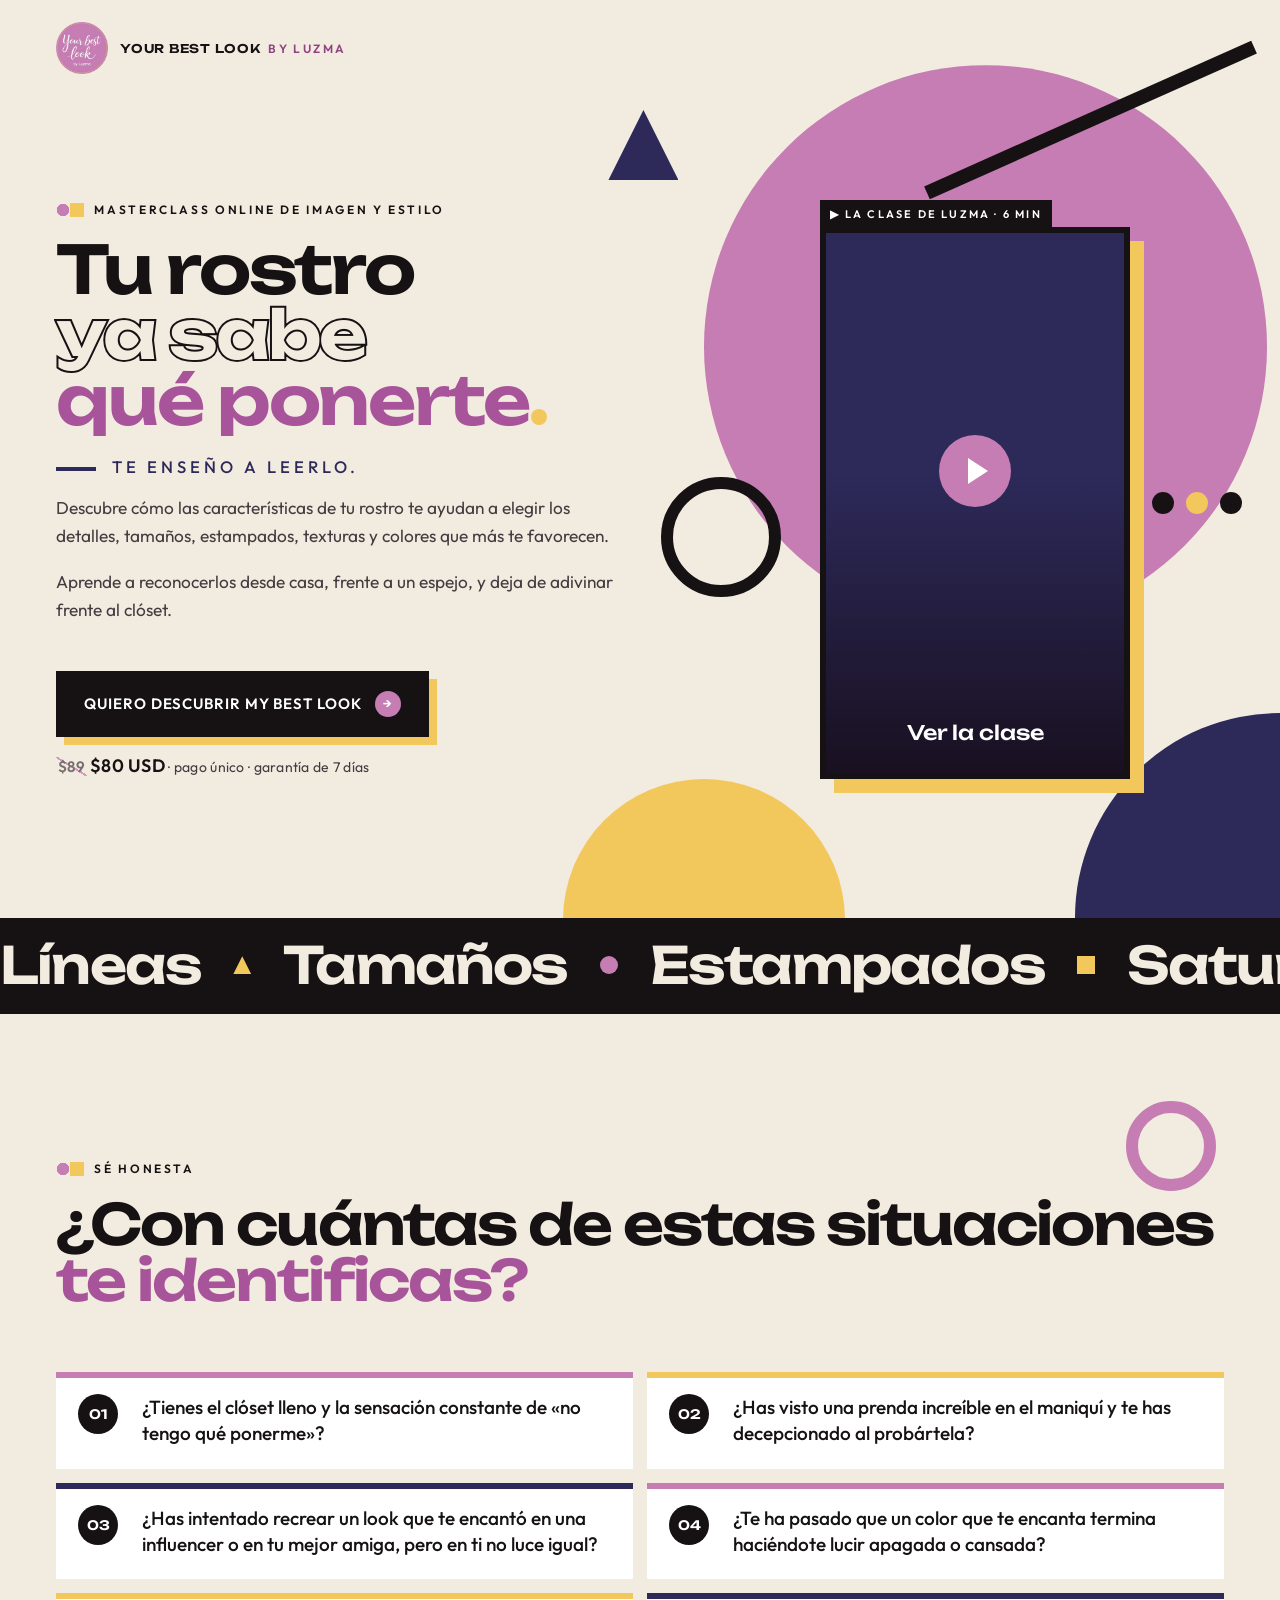
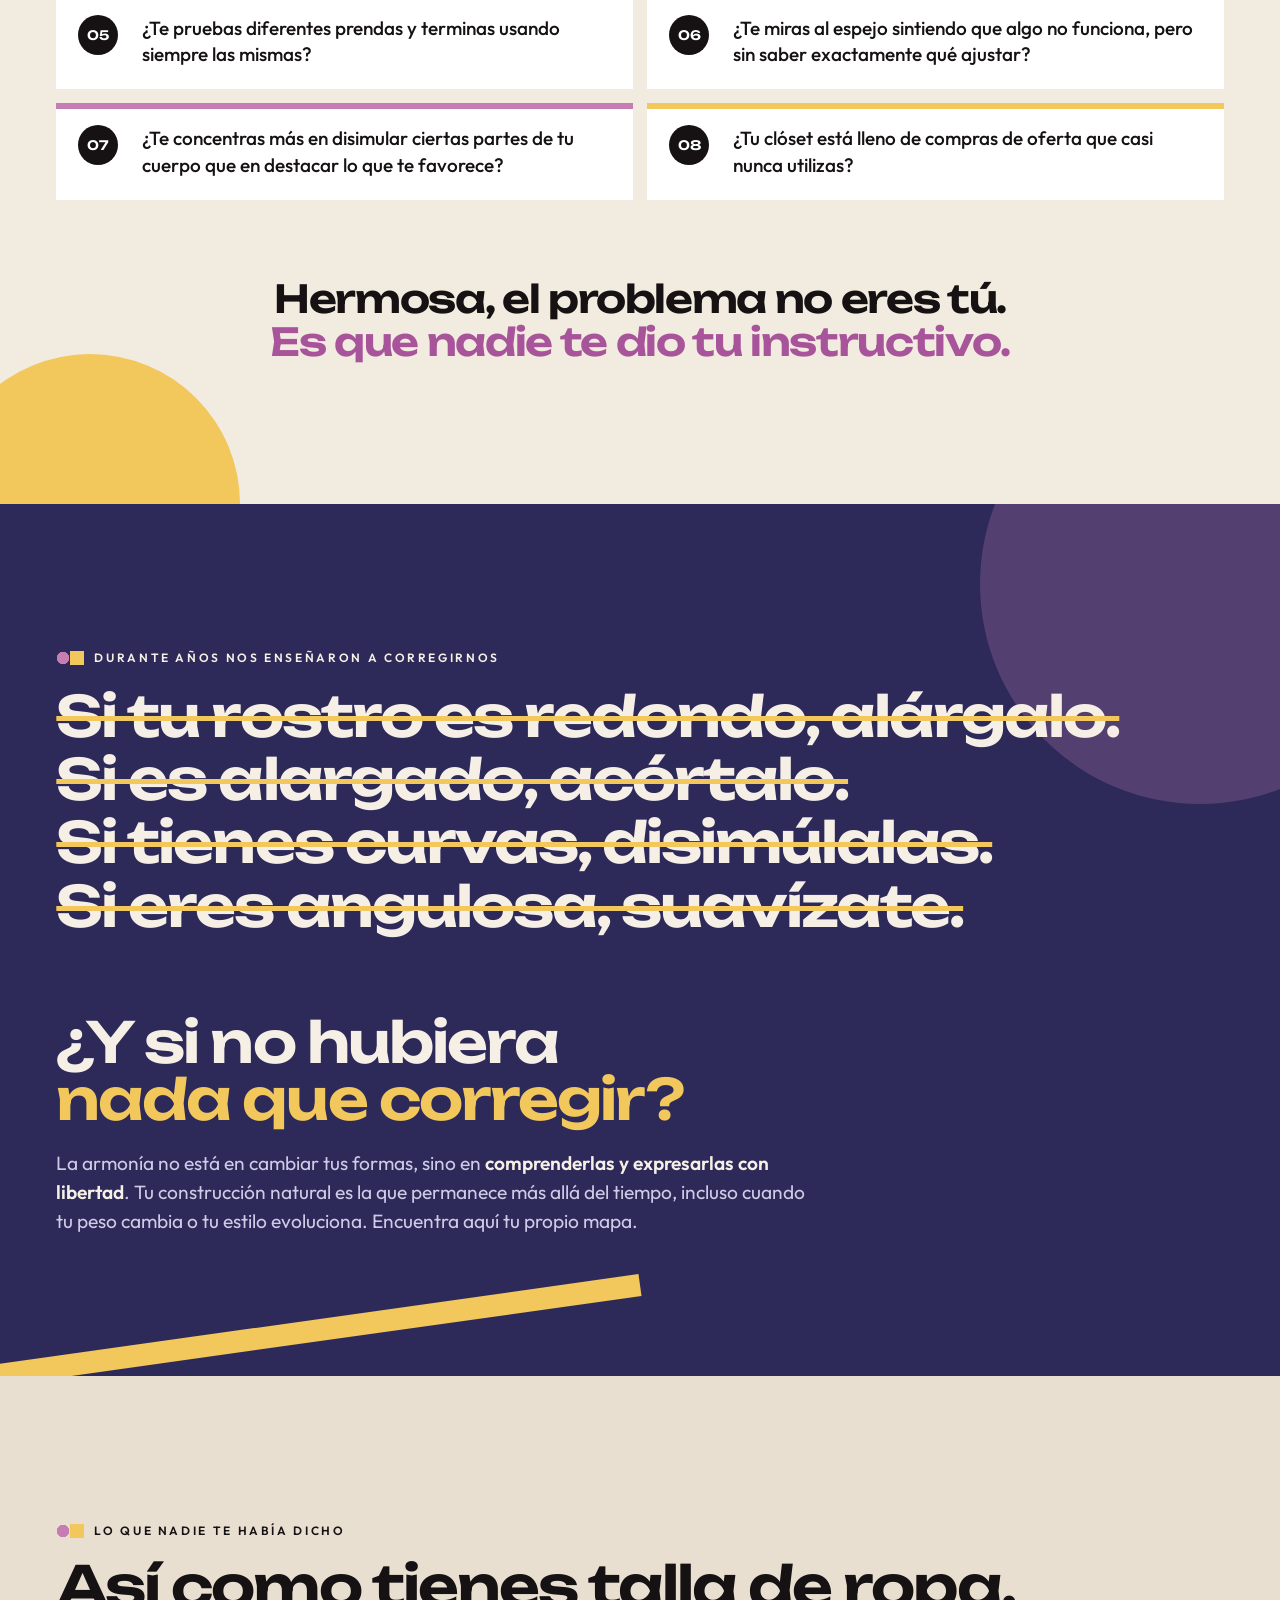
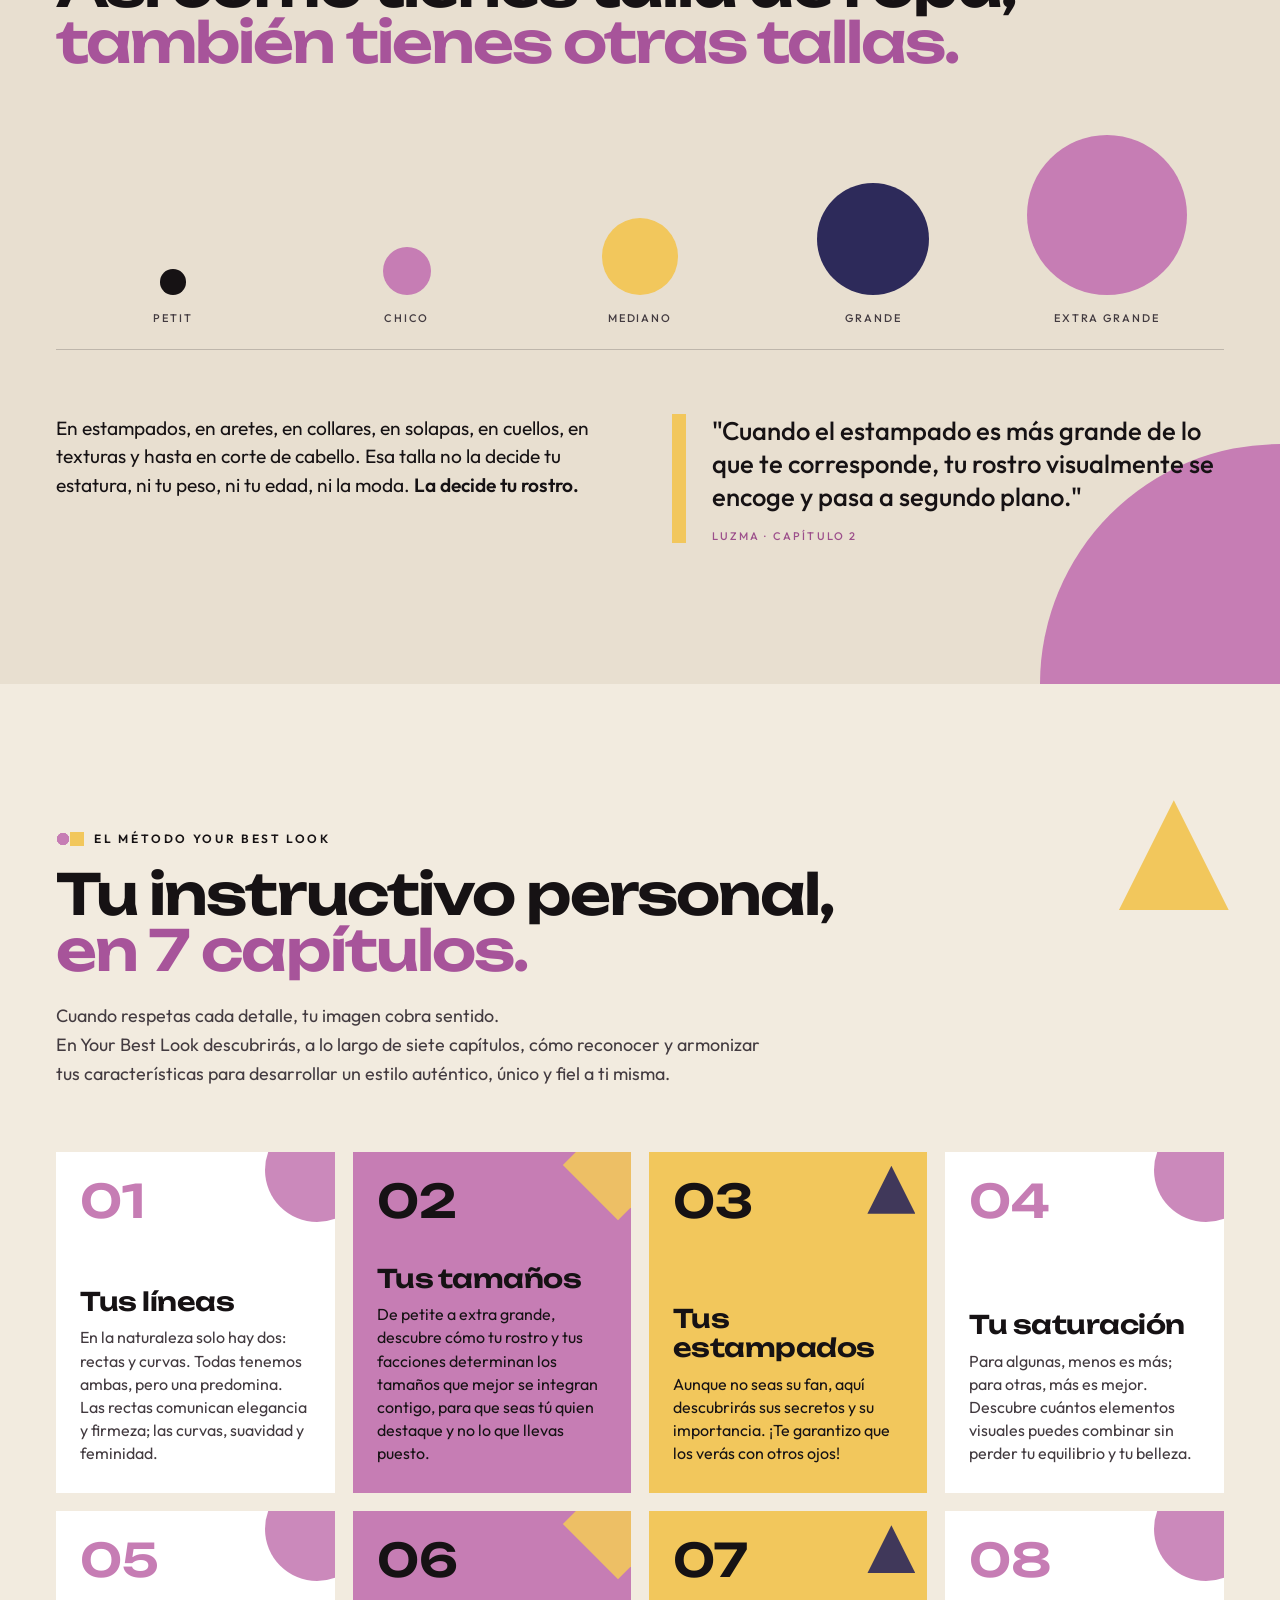
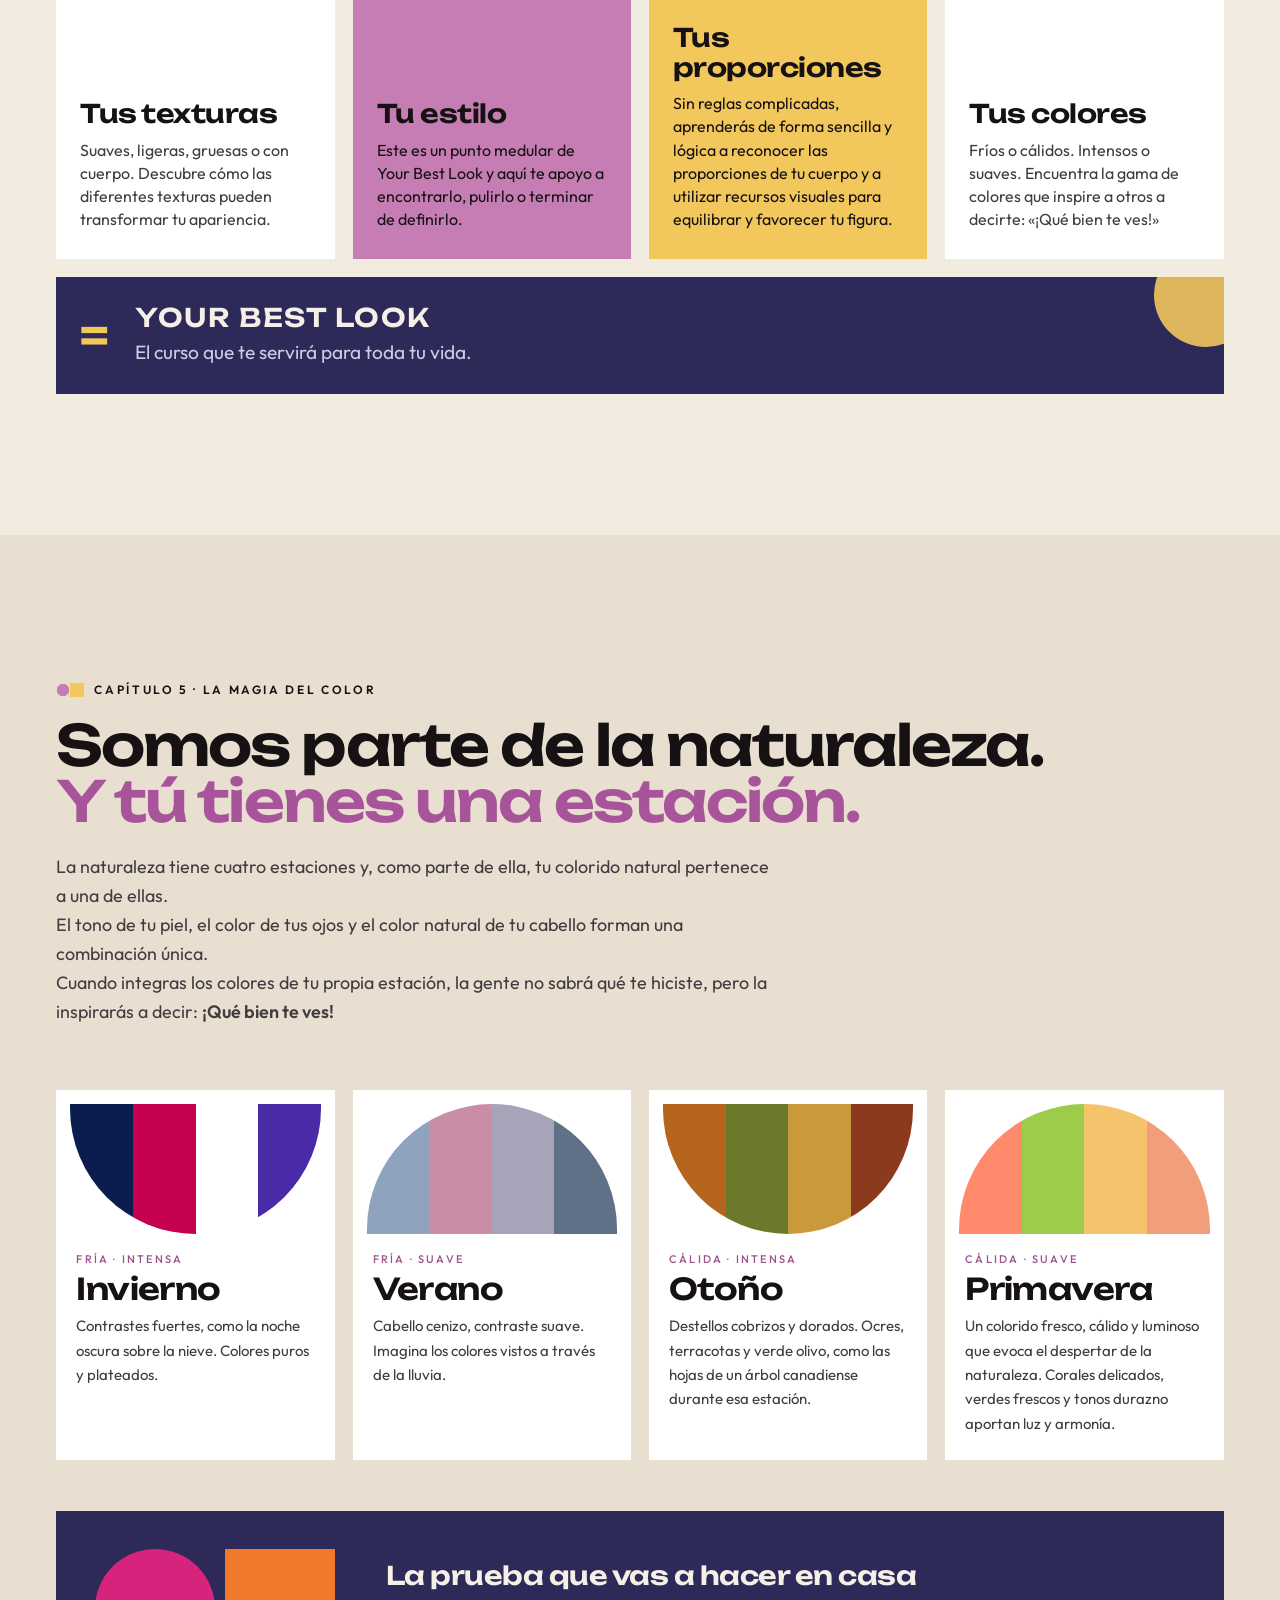
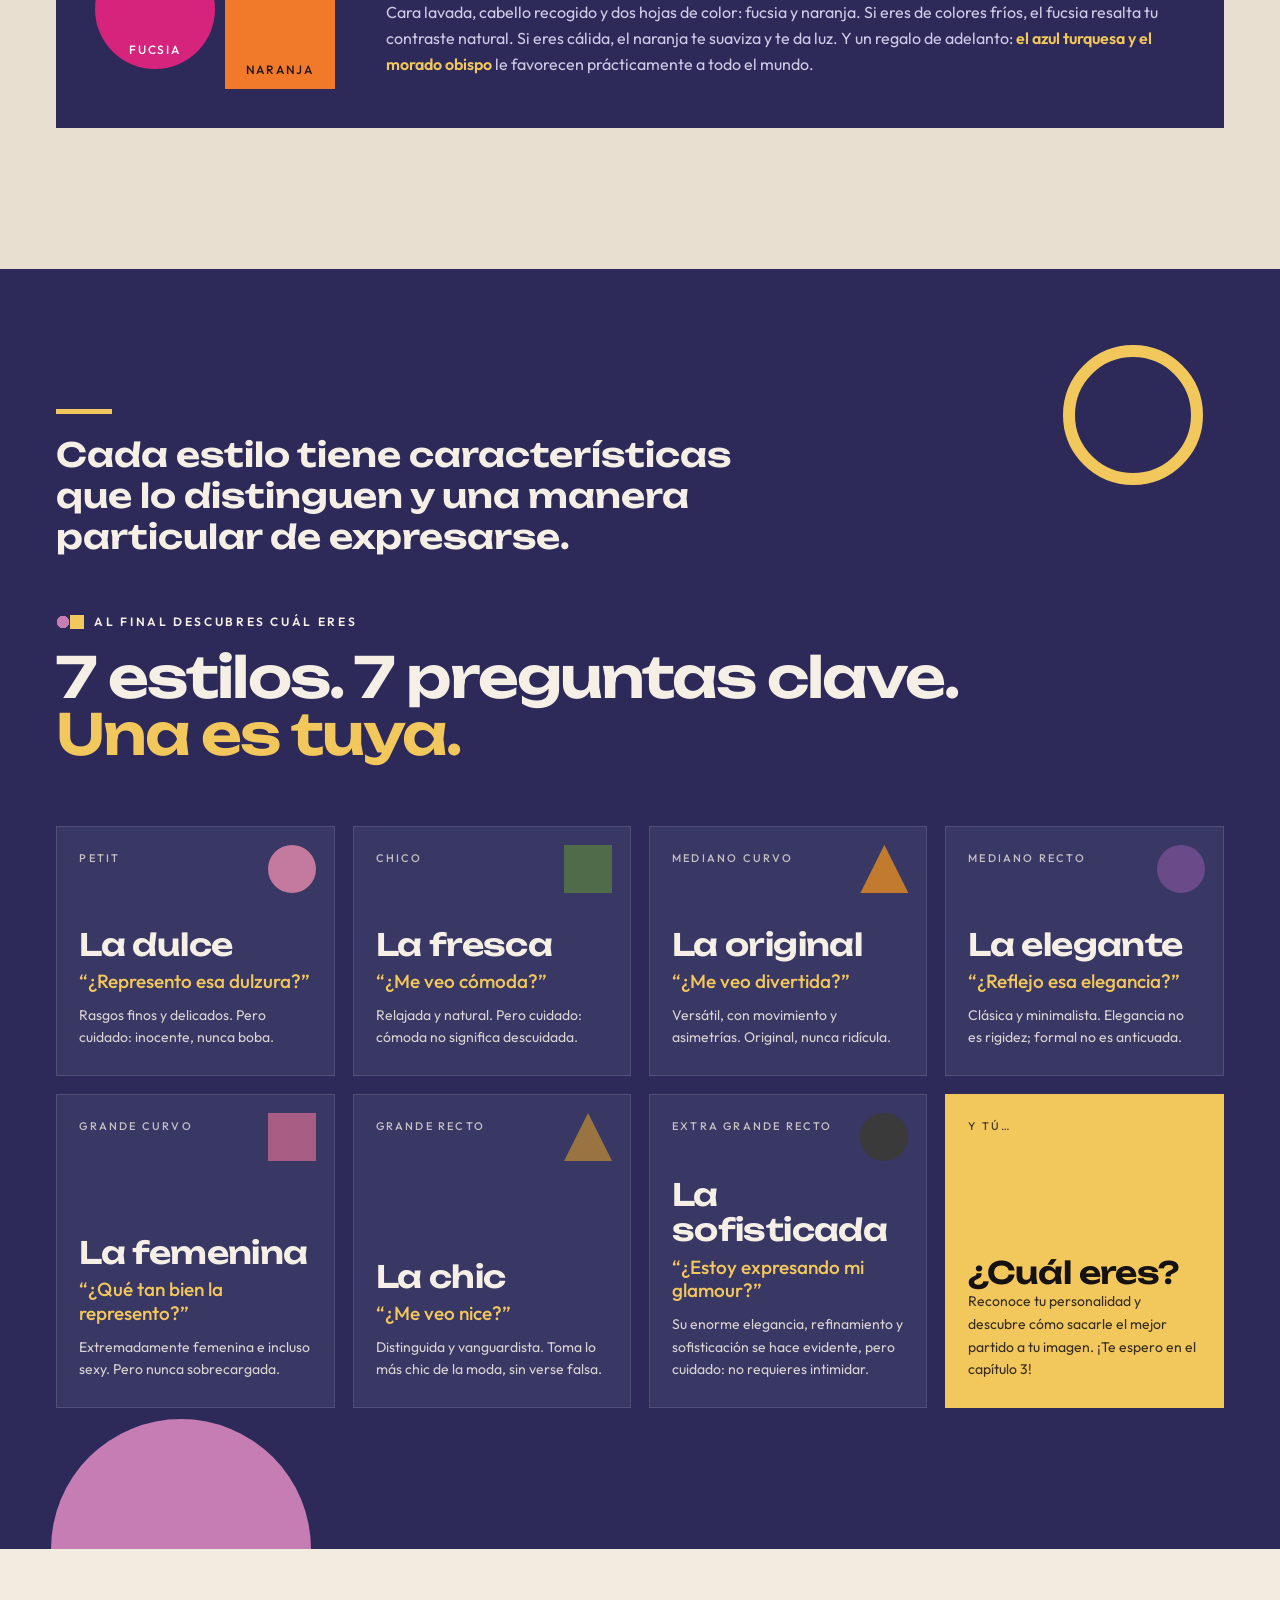
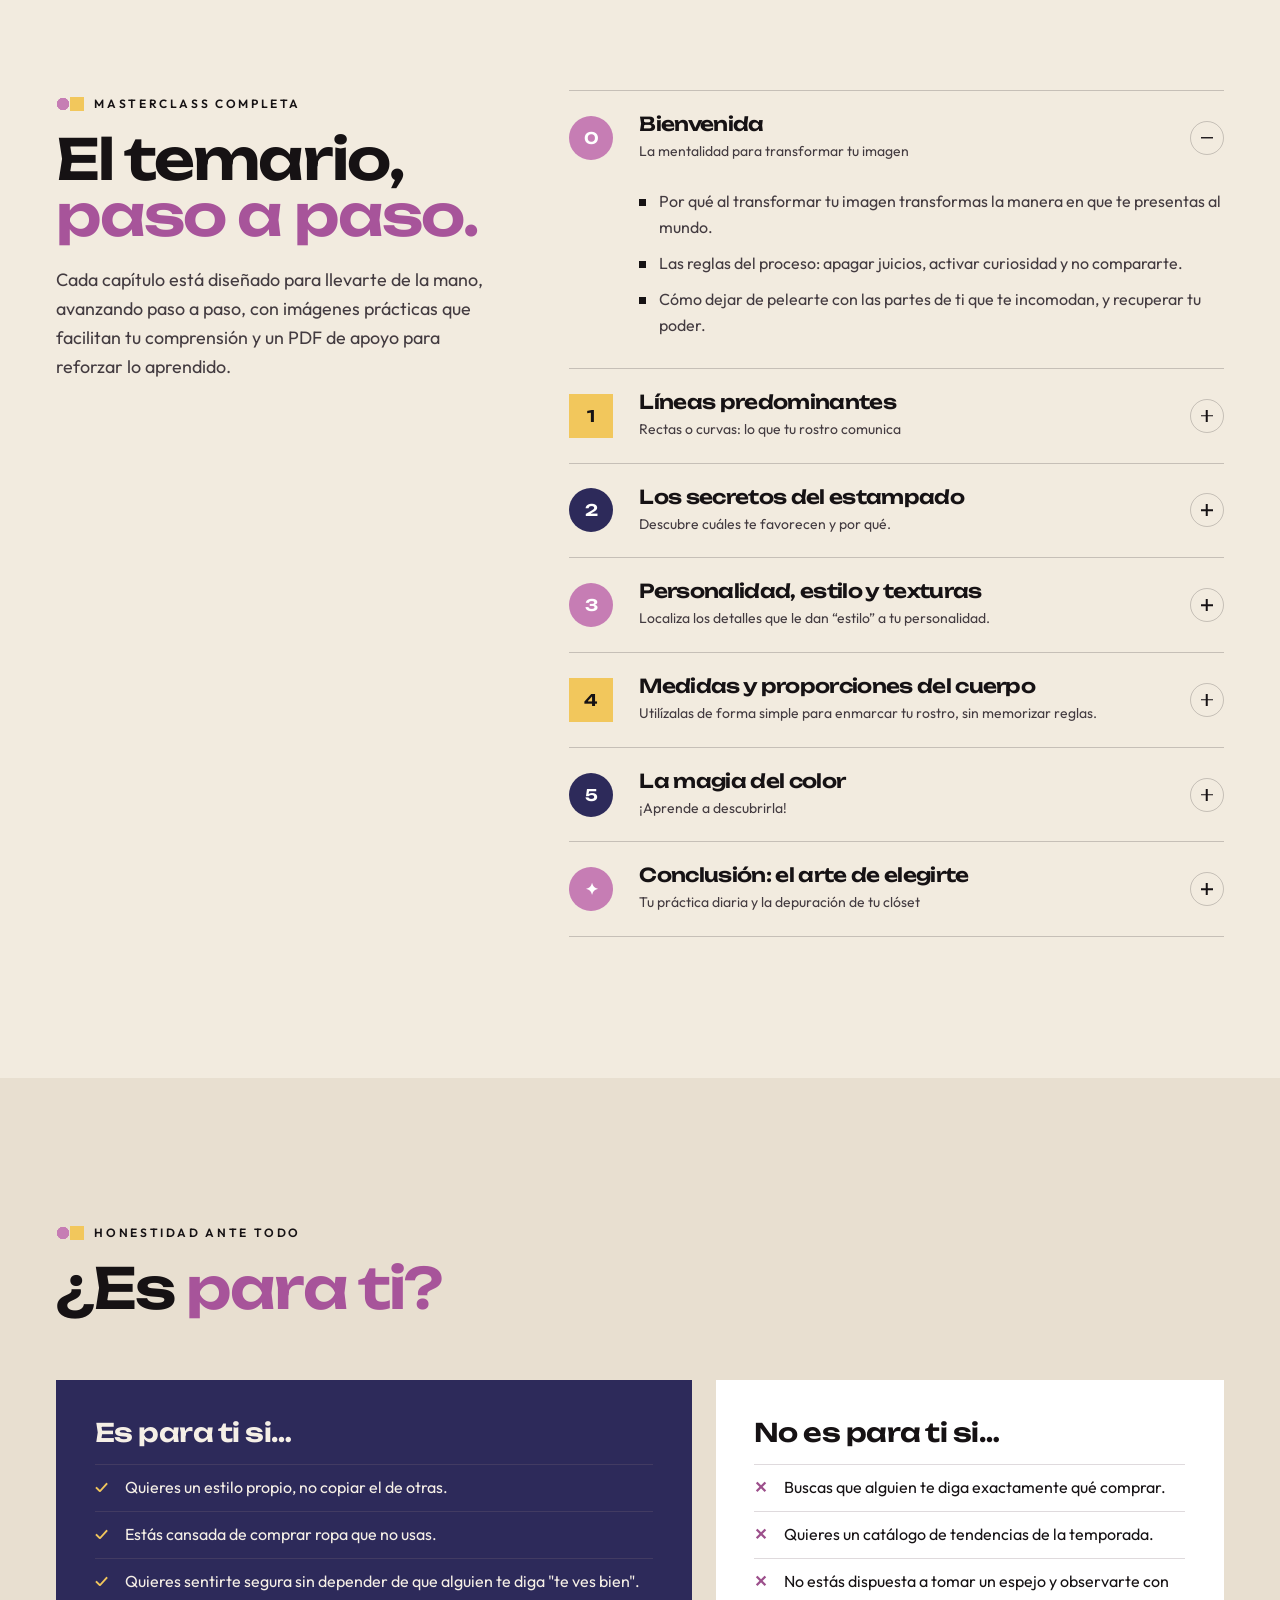
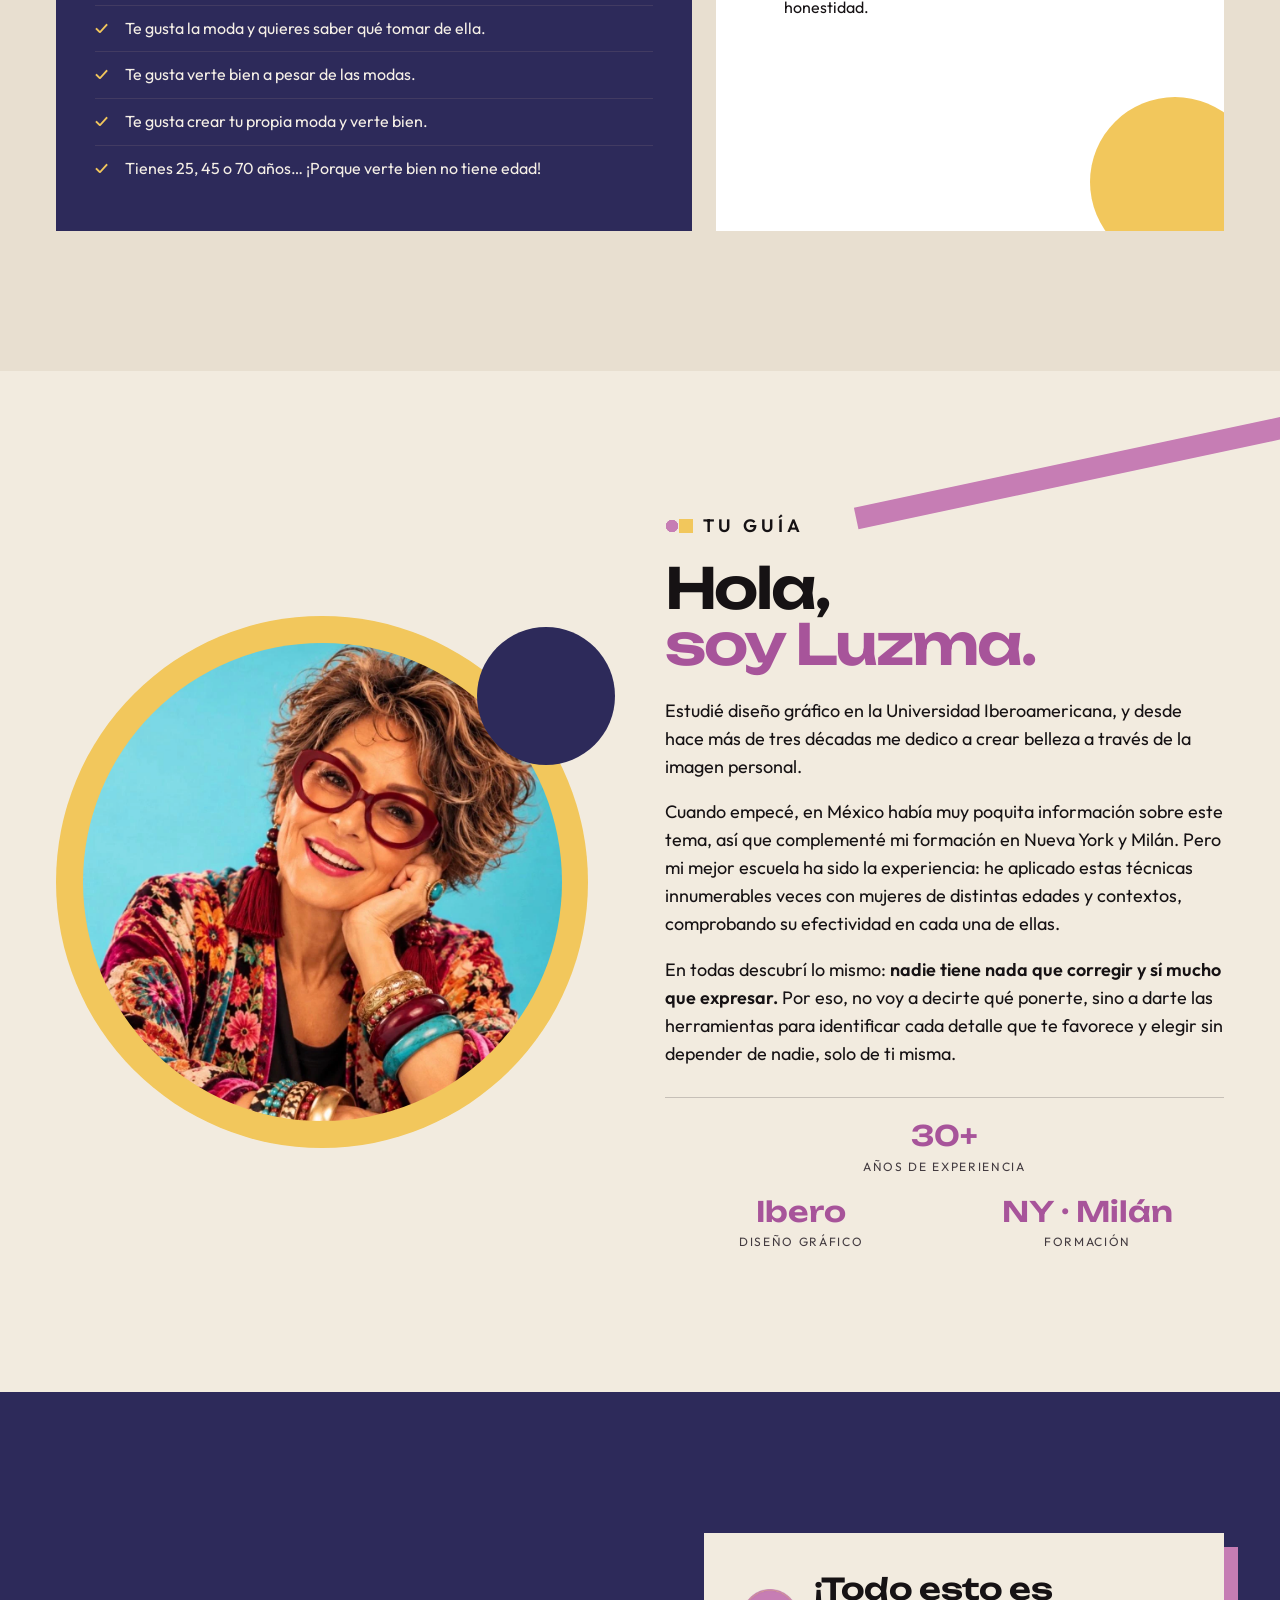
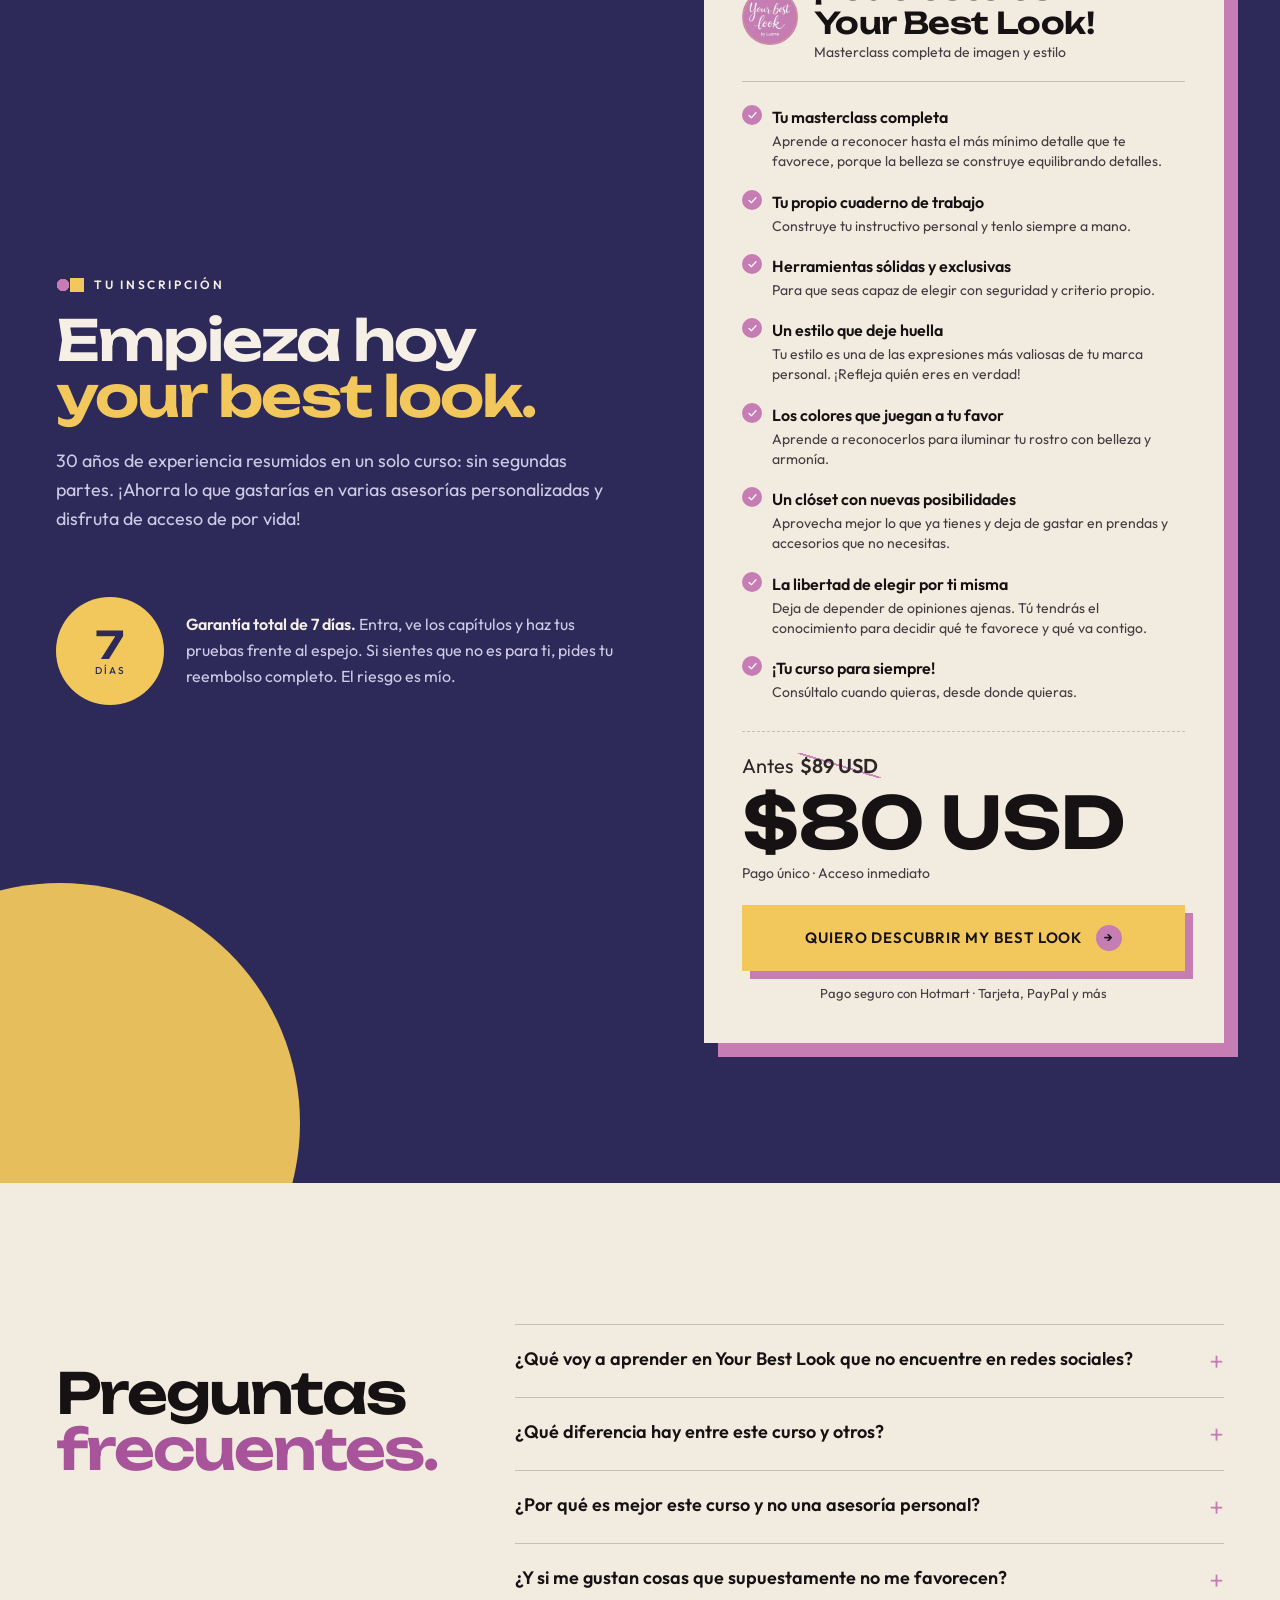
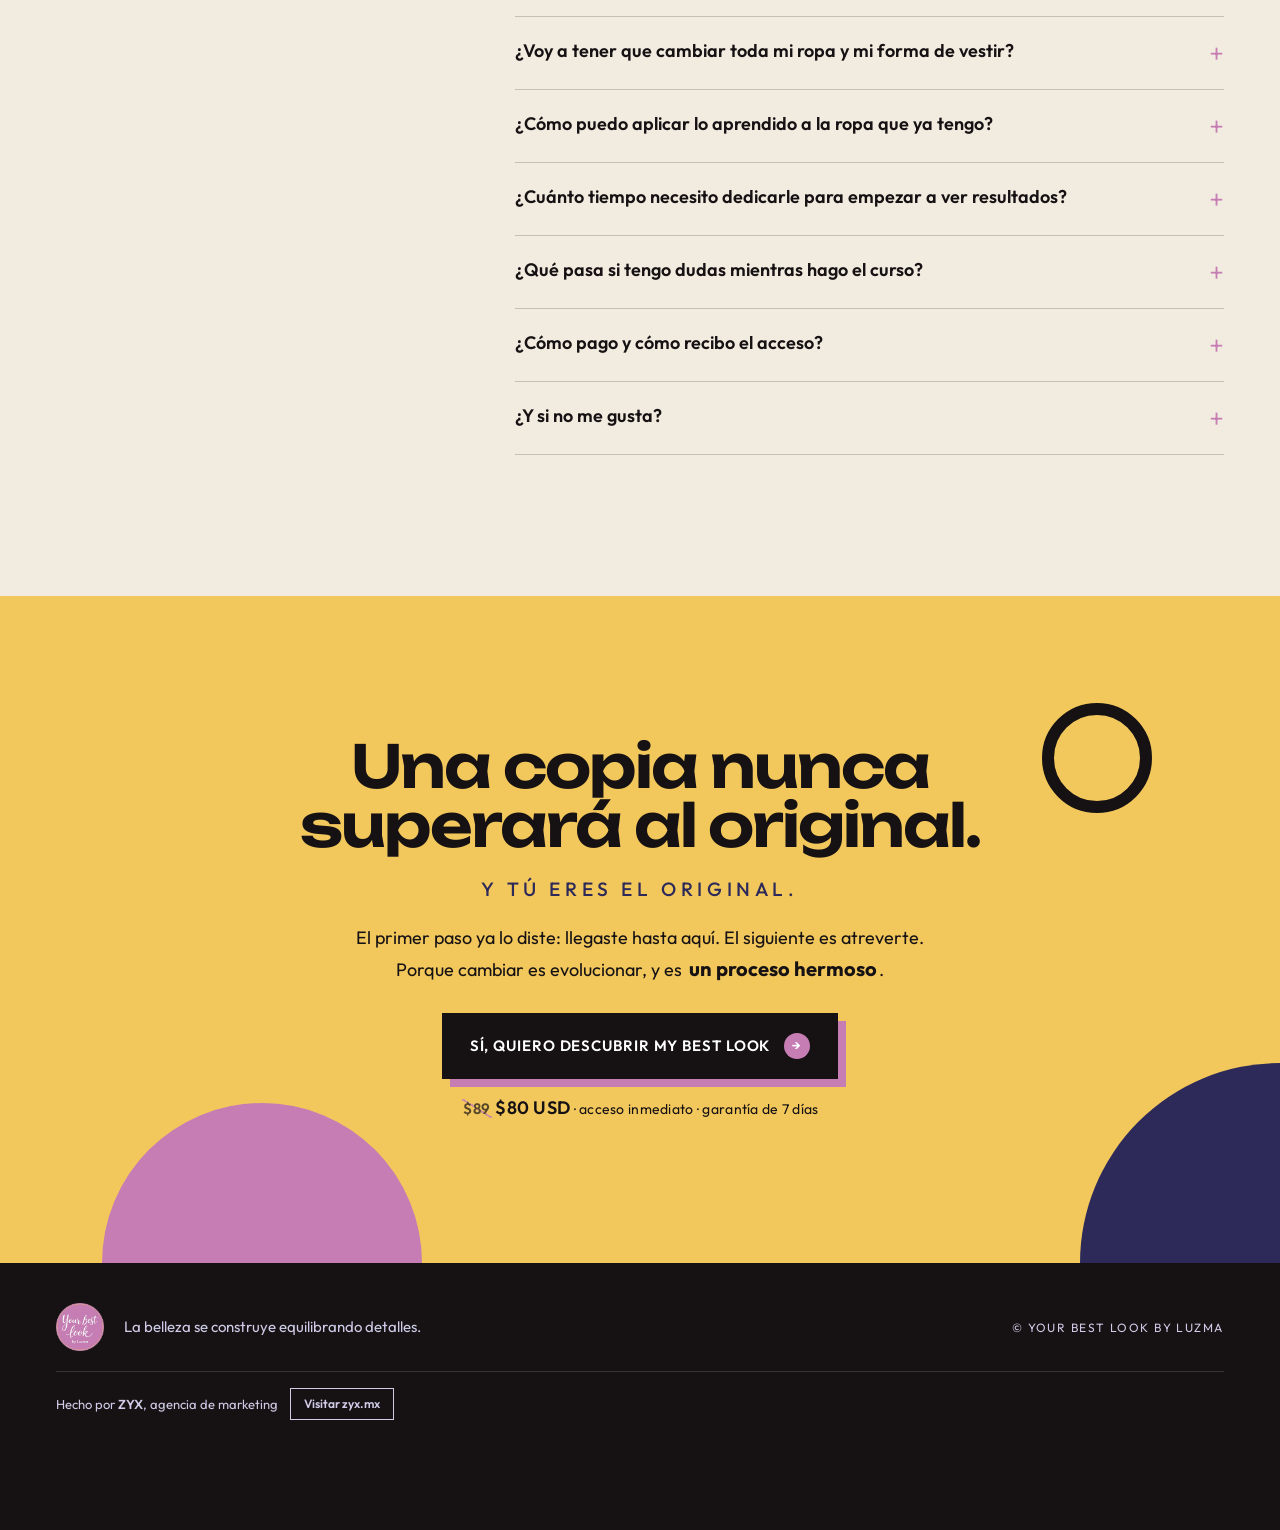
<file: 1/index.html>
<!doctype html>
<html lang="es">
<head>
<meta charset="utf-8">
<meta name="viewport" content="width=device-width,initial-scale=1">
<!-- Meta Pixel -->
<script>
!function(f,b,e,v,n,t,s){if(f.fbq)return;n=f.fbq=function(){n.callMethod?
n.callMethod.apply(n,arguments):n.queue.push(arguments)};if(!f._fbq)f._fbq=n;
n.push=n;n.loaded=!0;n.version='2.0';n.queue=[];t=b.createElement(e);t.async=!0;
t.src=v;s=b.getElementsByTagName(e)[0];s.parentNode.insertBefore(t,s)}(window,
document,'script','https://connect.facebook.net/en_US/fbevents.js');
fbq('init', '2261263981474725');
fbq('track', 'PageView');
</script>
<noscript><img height="1" width="1" style="display:none" src="https://www.facebook.com/tr?id=2261263981474725&ev=PageView&noscript=1"></noscript>
<!-- End Meta Pixel -->
<meta name="description" content="Tu rostro ya sabe qué ponerte. Aprende a leerlo con Luzma: líneas, tamaños, estampados, saturación, texturas, proporciones y color. Masterclass online · $80 USD · Garantía de 7 días.">
<meta property="og:title" content="Your Best Look by Luzma">
<meta property="og:description" content="Tu rostro ya sabe qué ponerte. Masterclass online de imagen y estilo con Luzma, 30+ años creando belleza.">
<meta property="og:image" content="https://yourbestlookbyluzma.com/assets/og.jpg">
<title>Your Best Look by Luzma | Masterclass online de imagen y estilo</title>
<meta name="robots" content="noindex">
<link rel="icon" type="image/png" href="../shared/favicon.png">
<meta name="theme-color" content="#f2ebdf">
<link rel="preconnect" href="https://fonts.googleapis.com"><link rel="preconnect" href="https://fonts.gstatic.com" crossorigin>
<link href="https://fonts.googleapis.com/css2?family=Outfit:wght@400;500;600&family=Unbounded:wght@400;600;800&display=swap" rel="stylesheet">
<link rel="stylesheet" href="../shared/base.css?v=4">
<link rel="stylesheet" href="theme.css?v=1">
</head>
<body class="landing t-v13 art">
<header class="hero">
<div class="hero__deco" aria-hidden="true"><span class="g-circle" data-par=".05"></span>
<span class="g-half"></span>
<span class="g-quarter"></span>
<span class="g-bar"></span>
<span class="g-tri"></span>
<span class="g-dots"><i></i><i></i><i></i></span>
<span class="g-ring"></span></div>
<div class="wrap hero__grid">
  <div class="hero__brand"><img src="../shared/logo.png" alt="Your Best Look by Luzma" width="64" height="64"><span>Your Best Look <em>by Luzma</em></span></div>
  <div class="hero__text">
    <p class="kicker">Masterclass online de imagen y estilo</p>
    <h1><span class='l l1'>Tu rostro</span><span class='l l2'>ya sabe</span><span class='l l3'>qué ponerte<i class='dot'></i></span></h1>
    <p class="script hero__script">Te enseño a leerlo.</p>
    <p class="hero__lead">Descubre cómo las características de tu rostro te ayudan a elegir los detalles, tamaños, estampados, texturas y colores que más te favorecen.</p><p class="hero__lead">Aprende a reconocerlos desde casa, frente a un espejo, y deja de adivinar frente al clóset.</p>
  </div>
  <div class="hero__media"><div class="hero__vsl"><p class="hero__vslk">▶ La clase de Luzma · 6 min</p><div class="video" data-video></div></div></div>
  <div class="hero__cta" data-hero-cta><a class="btn " data-checkout href="#"><span>Quiero descubrir My Best Look</span><i class="btn__arrow" aria-hidden="true">→</i></a><p class="hero__price"><s data-price-before>$89</s> <b data-price>$80 USD</b> · pago único · garantía de <span data-guarantee>7</span> días</p></div>
</div>
</header>
<div class="marquee" aria-hidden="true"><div class="marquee__t"><span>Líneas</span><i>✦</i><span>Tamaños</span><i>✦</i><span>Estampados</span><i>✦</i><span>Saturación</span><i>✦</i><span>Texturas</span><i>✦</i><span>Proporciones</span><i>✦</i><span>Color</span><i>✦</i><span>Tu estilo</span><i>✦</i><span>Líneas</span><i>✦</i><span>Tamaños</span><i>✦</i><span>Estampados</span><i>✦</i><span>Saturación</span><i>✦</i><span>Texturas</span><i>✦</i><span>Proporciones</span><i>✦</i><span>Color</span><i>✦</i><span>Tu estilo</span><i>✦</i></div></div>

<section class="s pain">
<div class="sdeco" aria-hidden="true"><span class="g-half gh2"></span><span class="g-ring gr2"></span></div>
<div class="wrap">
<div class="sh"><p class="kicker" data-r>Sé honesta</p><h2 data-r>¿Con cuántas de estas situaciones <em>te identificas?</em></h2></div><ol class="pain__list"><li data-r><span class="n">01</span><p>¿Tienes el clóset lleno y la sensación constante de «no tengo qué ponerme»?</p></li><li data-r><span class="n">02</span><p>¿Has visto una prenda increíble en el maniquí y te has decepcionado al probártela?</p></li><li data-r><span class="n">03</span><p>¿Has intentado recrear un look que te encantó en una influencer o en tu mejor amiga, pero en ti no luce igual?</p></li><li data-r><span class="n">04</span><p>¿Te ha pasado que un color que te encanta termina haciéndote lucir apagada o cansada?</p></li><li data-r><span class="n">05</span><p>¿Te pruebas diferentes prendas y terminas usando siempre las mismas?</p></li><li data-r><span class="n">06</span><p>¿Te miras al espejo sintiendo que algo no funciona, pero sin saber exactamente qué ajustar?</p></li><li data-r><span class="n">07</span><p>¿Te concentras más en disimular ciertas partes de tu cuerpo que en destacar lo que te favorece?</p></li><li data-r><span class="n">08</span><p>¿Tu clóset está lleno de compras de oferta que casi nunca utilizas?</p></li></ol><p class="pain__turn" data-r>Hermosa, el problema no eres tú. <em>Es que nadie te dio tu instructivo.</em></p>
</div>
</section>
<section class="s reverse" data-tone="dark">
<div class="sdeco" aria-hidden="true"><span class="g-circle gc2"></span><span class="g-bar gb2"></span></div>
<div class="wrap">
<p class="kicker" data-r>Durante años nos enseñaron a corregirnos</p><div class="rules"><p data-r><s>Si tu rostro es redondo, alárgalo.</s></p><p data-r><s>Si es alargado, acórtalo.</s></p><p data-r><s>Si tienes curvas, disimúlalas.</s></p><p data-r><s>Si eres angulosa, suavízate.</s></p></div><div class="reverse__a"><h2 data-r>¿Y si no hubiera <em>nada que corregir?</em></h2><p data-r>La armonía no está en cambiar tus formas, sino en <b>comprenderlas y expresarlas con libertad</b>. Tu construcción natural es la que permanece más allá del tiempo, incluso cuando tu peso cambia o tu estilo evoluciona. Encuentra aquí tu propio mapa.</p></div>
</div>
</section>
<section class="s idea" data-tone="alt">
<div class="sdeco" aria-hidden="true"><span class="g-quarter gq2"></span></div>
<div class="wrap">
<div class="sh"><p class="kicker" data-r>Lo que nadie te había dicho</p><h2 data-r>Así como tienes talla de ropa, <em>también tienes otras tallas.</em></h2></div><div class="sizes" data-r aria-hidden="true"><div class="size"><i style="--s:0.16"></i><span>Petit</span></div><div class="size"><i style="--s:0.3"></i><span>Chico</span></div><div class="size"><i style="--s:0.48"></i><span>Mediano</span></div><div class="size"><i style="--s:0.7"></i><span>Grande</span></div><div class="size"><i style="--s:1"></i><span>Extra grande</span></div></div><div class="idea__grid"><p data-r>En estampados, en aretes, en collares, en solapas, en cuellos, en texturas y hasta en corte de cabello. Esa talla no la decide tu estatura, ni tu peso, ni tu edad, ni la moda. <b>La decide tu rostro.</b></p><blockquote data-r>"Cuando el estampado es más grande de lo que te corresponde, tu rostro visualmente se encoge y pasa a segundo plano."<cite>Luzma · Capítulo 2</cite></blockquote></div>
</div>
</section>
<section class="s tools">
<div class="sdeco" aria-hidden="true"><span class="g-tri gt2"></span></div>
<div class="wrap">
<div class="sh"><p class="kicker" data-r>El método Your Best Look</p><h2 data-r>Tu instructivo personal, <em>en 7 capítulos.</em></h2><p class="lead" data-r>Cuando respetas cada detalle, tu imagen cobra sentido.<br>En Your Best Look descubrirás, a lo largo de siete capítulos, cómo reconocer y armonizar tus características para desarrollar un estilo auténtico, único y fiel a ti misma.</p></div><ol class="tools__list"><li data-r><span class="n">01</span><h3>Tus líneas</h3><p>En la naturaleza solo hay dos: rectas y curvas. Todas tenemos ambas, pero una predomina. Las rectas comunican elegancia y firmeza; las curvas, suavidad y feminidad.</p></li><li data-r><span class="n">02</span><h3>Tus tamaños</h3><p>De petite a extra grande, descubre cómo tu rostro y tus facciones determinan los tamaños que mejor se integran contigo, para que seas tú quien destaque y no lo que llevas puesto.</p></li><li data-r><span class="n">03</span><h3>Tus estampados</h3><p>Aunque no seas su fan, aquí descubrirás sus secretos y su importancia. ¡Te garantizo que los verás con otros ojos!</p></li><li data-r><span class="n">04</span><h3>Tu saturación</h3><p>Para algunas, menos es más; para otras, más es mejor. Descubre cuántos elementos visuales puedes combinar sin perder tu equilibrio y tu belleza.</p></li><li data-r><span class="n">05</span><h3>Tus texturas</h3><p>Suaves, ligeras, gruesas o con cuerpo. Descubre cómo las diferentes texturas pueden transformar tu apariencia.</p></li><li data-r><span class="n">06</span><h3>Tu estilo</h3><p>Este es un punto medular de Your Best Look y aquí te apoyo a encontrarlo, pulirlo o terminar de definirlo.</p></li><li data-r><span class="n">07</span><h3>Tus proporciones</h3><p>Sin reglas complicadas, aprenderás de forma sencilla y lógica a reconocer las proporciones de tu cuerpo y a utilizar recursos visuales para equilibrar y favorecer tu figura.</p></li><li data-r><span class="n">08</span><h3>Tus colores</h3><p>Fríos o cálidos. Intensos o suaves. Encuentra la gama de colores que inspire a otros a decirte: «¡Qué bien te ves!»</p></li><li class="tools__sum" data-r><span class="n">=</span><h3>Your Best Look</h3><p>El curso que te servirá para toda tu vida.</p></li></ol>
</div>
</section>
<section class="s color" data-tone="alt">
<div class="wrap">
<div class="sh"><p class="kicker" data-r>Capítulo 5 · La magia del color</p><h2 data-r>Somos parte de la naturaleza. <em>Y tú tienes una estación.</em></h2><p class="lead" data-r>La naturaleza tiene cuatro estaciones y, como parte de ella, tu colorido natural pertenece a una de ellas.<br>El tono de tu piel, el color de tus ojos y el color natural de tu cabello forman una combinación única.<br>Cuando integras los colores de tu propia estación, la gente no sabrá qué te hiciste, pero la inspirarás a decir: <b>¡Qué bien te ves!</b></p></div><div class="seasons"><article class="season" data-r><div class="season__sw"><i style=--c:#0b1d4f></i><i style=--c:#c4004f></i><i style=--c:#ffffff></i><i style=--c:#4b2aa8></i></div><p class="season__k">Fría · intensa</p><h3>Invierno</h3><p>Contrastes fuertes, como la noche oscura sobre la nieve. Colores puros y plateados.</p></article><article class="season" data-r><div class="season__sw"><i style=--c:#8fa3bf></i><i style=--c:#c98da5></i><i style=--c:#a7a3b8></i><i style=--c:#5e7186></i></div><p class="season__k">Fría · suave</p><h3>Verano</h3><p>Cabello cenizo, contraste suave. Imagina los colores vistos a través de la lluvia.</p></article><article class="season" data-r><div class="season__sw"><i style=--c:#b5651d></i><i style=--c:#6b7a2a></i><i style=--c:#c99a3b></i><i style=--c:#8b3a1e></i></div><p class="season__k">Cálida · intensa</p><h3>Otoño</h3><p>Destellos cobrizos y dorados. Ocres, terracotas y verde olivo, como las hojas de un árbol canadiense durante esa estación.</p></article><article class="season" data-r><div class="season__sw"><i style=--c:#ff8a6b></i><i style=--c:#9ccc4a></i><i style=--c:#f5c36b></i><i style=--c:#f29e7c></i></div><p class="season__k">Cálida · suave</p><h3>Primavera</h3><p>Un colorido fresco, cálido y luminoso que evoca el despertar de la naturaleza. Corales delicados, verdes frescos y tonos durazno aportan luz y armonía.</p></article></div><div class="fx" data-r><div class="fx__sw" aria-hidden="true"><span>Fucsia</span><span>Naranja</span></div><div><h3>La prueba que vas a hacer en casa</h3><p>Cara lavada, cabello recogido y dos hojas de color: fucsia y naranja. Si eres de colores fríos, el fucsia resalta tu contraste natural. Si eres cálida, el naranja te suaviza y te da luz. Y un regalo de adelanto: <b>el azul turquesa y el morado obispo</b> le favorecen prácticamente a todo el mundo.</p></div></div>
</div>
</section>
<section class="s styles" data-tone="dark">
<div class="sdeco" aria-hidden="true"><span class="g-ring gr3"></span><span class="g-half gh3"></span></div>
<div class="wrap">
<p class="styles__intro" data-r>Cada estilo tiene características que lo distinguen y una manera particular de expresarse.</p><div class="sh"><p class="kicker" data-r>Al final descubres cuál eres</p><h2 data-r>7 estilos. 7 preguntas clave. <em>Una es tuya.</em></h2></div><div class="styles__grid"><article class="style" data-r style="--c:#c47a9f"><p class="style__k">Petit</p><h3>La dulce</h3><q>¿Represento esa dulzura?</q><p>Rasgos finos y delicados. Pero cuidado: inocente, nunca boba.</p></article><article class="style" data-r style="--c:#4f6b4a"><p class="style__k">Chico</p><h3>La fresca</h3><q>¿Me veo cómoda?</q><p>Relajada y natural. Pero cuidado: cómoda no significa descuidada.</p></article><article class="style" data-r style="--c:#c27a2e"><p class="style__k">Mediano curvo</p><h3>La original</h3><q>¿Me veo divertida?</q><p>Versátil, con movimiento y asimetrías. Original, nunca ridícula.</p></article><article class="style" data-r style="--c:#6b4a8a"><p class="style__k">Mediano recto</p><h3>La elegante</h3><q>¿Reflejo esa elegancia?</q><p>Clásica y minimalista. Elegancia no es rigidez; formal no es anticuada.</p></article><article class="style" data-r style="--c:#a85d84"><p class="style__k">Grande curvo</p><h3>La femenina</h3><q>¿Qué tan bien la represento?</q><p>Extremadamente femenina e incluso sexy. Pero nunca sobrecargada.</p></article><article class="style" data-r style="--c:#9a7440"><p class="style__k">Grande recto</p><h3>La chic</h3><q>¿Me veo nice?</q><p>Distinguida y vanguardista. Toma lo más chic de la moda, sin verse falsa.</p></article><article class="style" data-r style="--c:#3a3a3a"><p class="style__k">Extra grande recto</p><h3>La sofisticada</h3><q>¿Estoy expresando mi glamour?</q><p>Su enorme elegancia, refinamiento y sofisticación se hace evidente, pero cuidado: no requieres intimidar.</p></article><article class="style style--you" data-r><p class="style__k">Y tú…</p><h3>¿Cuál eres?</h3><p>Reconoce tu personalidad y descubre cómo sacarle el mejor partido a tu imagen. ¡Te espero en el capítulo 3!</p></article></div>
</div>
</section>
<section class="s syllabus">
<div class="wrap">
<div class="syllabus__grid"><div class="sh"><p class="kicker" data-r>Masterclass completa</p><h2 data-r>El temario, <em>paso a paso.</em></h2><p class="lead" data-r>Cada capítulo está diseñado para llevarte de la mano, avanzando paso a paso, con imágenes prácticas que facilitan tu comprensión y un PDF de apoyo para reforzar lo aprendido.</p></div><div class="chapters"><details class="ch" data-r open><summary><span class="ch__n">0</span><span class="ch__t"><b>Bienvenida</b><small>La mentalidad para transformar tu imagen</small></span><span class="ch__plus" aria-hidden="true"></span></summary><ul><li>Por qué al transformar tu imagen transformas la manera en que te presentas al mundo.</li><li>Las reglas del proceso: apagar juicios, activar curiosidad y no compararte.</li><li>Cómo dejar de pelearte con las partes de ti que te incomodan, y recuperar tu poder.</li></ul></details><details class="ch" data-r><summary><span class="ch__n">1</span><span class="ch__t"><b>Líneas predominantes</b><small>Rectas o curvas: lo que tu rostro comunica</small></span><span class="ch__plus" aria-hidden="true"></span></summary><ul><li>El test del espejo: cabello recogido y observación sin juicios.</li><li>Cómo leer tu frente, cejas, nariz, pómulos, labios y mandíbula.</li><li>Lo que revelan tus hombros y tu muñeca.</li><li>Los tipos de rostro y por qué el tamaño cambia todo.</li><li>Qué te conviene realzar, elegancia o feminidad, en ropa, zapatos, bolsos, collares y gafas.</li></ul></details><details class="ch" data-r><summary><span class="ch__n">2</span><span class="ch__t"><b>Los secretos del estampado</b><small>Descubre cuáles te favorecen y por qué.</small></span><span class="ch__plus" aria-hidden="true"></span></summary><ul><li>Los mitos que te alejan de tu estampado ideal (no, no depende de tu altura ni de tu cuerpo).</li><li>Secreto 1: tu tamaño, de petit a extra grande, con la prueba de los lunares.</li><li>Secreto 2: estampados con estructura, con movimiento o con ambos.</li><li>Secreto 3: la saturación, desde estoperoles y flecos hasta encaje, pedrería y volantes.</li><li>Cómo enmarcar tu rostro con aretes, collares, solapas, cuellos y cortes de cabello.</li></ul></details><details class="ch" data-r><summary><span class="ch__n">3</span><span class="ch__t"><b>Personalidad, estilo y texturas</b><small>Localiza los detalles que le dan “estilo” a tu personalidad.</small></span><span class="ch__plus" aria-hidden="true"></span></summary><ul><li>Personalidad no es lo mismo que estilo: cómo conectar quién eres con lo que usas.</li><li>Los 7 estilos, del petit al extra grande recto, con su pregunta clave y su "pero cuidado".</li><li>Qué texturas te favorecen, y cómo vestirte en frío y en calor sin perder estilo.</li><li>Ejercicios de análisis con ejemplos reales.</li></ul></details><details class="ch" data-r><summary><span class="ch__n">4</span><span class="ch__t"><b>Medidas y proporciones del cuerpo</b><small>Utilízalas de forma simple para enmarcar tu rostro, sin memorizar reglas.</small></span><span class="ch__plus" aria-hidden="true"></span></summary><ul><li>Cómo medir tu estatura, hombros y caderas con precisión.</li><li>Cómo leer cuello, busto, brazos, cintura, talle, abdomen, glúteos y piernas frente al espejo.</li><li>Las siluetas H, 8, X, O, A, V e I.</li><li>Líneas verticales, horizontales y diagonales: cómo usarlas para equilibrar tu figura.</li></ul></details><details class="ch" data-r><summary><span class="ch__n">5</span><span class="ch__t"><b>La magia del color</b><small>¡Aprende a descubrirla!</small></span><span class="ch__plus" aria-hidden="true"></span></summary><ul><li>Cómo el color afecta tu ánimo, tu energía y lo que comunicas.</li><li>Colores fríos y cálidos, y los dos colores universales.</li><li>Las 4 estaciones: invierno, verano, otoño y primavera.</li><li>La prueba del fucsia y el naranja (y el truco de la selfie).</li><li>Cómo elegir el tinte de tu cabello sin apagarte.</li></ul></details><details class="ch" data-r><summary><span class="ch__n">✦</span><span class="ch__t"><b>Conclusión: el arte de elegirte</b><small>Tu práctica diaria y la depuración de tu clóset</small></span><span class="ch__plus" aria-hidden="true"></span></summary><ul><li>Tu práctica diaria: dos técnicas al día, vayas al súper, al gimnasio o te quedes en casa.</li><li>El ejercicio de integración: revisa tu guardarropa con la nueva lupa, deja ir lo que no te suma y crea combinaciones nuevas.</li><li>La regla del 50% para no tirar estampados que sí te funcionan.</li></ul></details></div></div>
</div>
</section>
<section class="s fit" data-tone="alt">
<div class="wrap">
<div class="sh"><p class="kicker" data-r>Honestidad ante todo</p><h2 data-r>¿Es <em>para ti?</em></h2></div><div class="fit__grid"><div class="fit__yes" data-r><h3>Es para ti si…</h3><ul><li>Quieres un estilo propio, no copiar el de otras.</li><li>Estás cansada de comprar ropa que no usas.</li><li>Quieres sentirte segura sin depender de que alguien te diga "te ves bien".</li><li>Te gusta la moda y quieres saber qué tomar de ella.</li><li>Te gusta verte bien a pesar de las modas.</li><li>Te gusta crear tu propia moda y verte bien.</li><li>Tienes 25, 45 o 70 años… ¡Porque verte bien no tiene edad!</li></ul></div><div class="fit__no" data-r><h3>No es para ti si…</h3><ul><li>Buscas que alguien te diga exactamente qué comprar.</li><li>Quieres un catálogo de tendencias de la temporada.</li><li>No estás dispuesta a tomar un espejo y observarte con honestidad.</li></ul></div></div>
</div>
</section>
<section class="s luzma">
<div class="sdeco" aria-hidden="true"><span class="g-bar gb3"></span></div>
<div class="wrap">
<div class="luzma__grid"><figure class="luzma__photo" data-r><img src="../shared/img/luzma-color.webp" alt="Luzma, asesora de imagen" loading="lazy"></figure><div class="luzma__copy"><p class="kicker" data-r>Tu guía</p><h2 data-r>Hola, <em>soy Luzma.</em></h2><p data-r>Estudié diseño gráfico en la Universidad Iberoamericana, y desde hace más de tres décadas me dedico a crear belleza a través de la imagen personal.</p><p data-r>Cuando empecé, en México había muy poquita información sobre este tema, así que complementé mi formación en Nueva York y Milán. Pero mi mejor escuela ha sido la experiencia: he aplicado estas técnicas innumerables veces con mujeres de distintas edades y contextos, comprobando su efectividad en cada una de ellas.</p><p data-r>En todas descubrí lo mismo: <b>nadie tiene nada que corregir y sí mucho que expresar.</b> Por eso, no voy a decirte qué ponerte, sino a darte las herramientas para identificar cada detalle que te favorece y elegir sin depender de nadie, solo de ti misma.</p><dl class="creds" data-r><div><dt>30+</dt><dd>años de experiencia</dd></div><div><dt>Ibero</dt><dd>diseño gráfico</dd></div><div><dt>NY · Milán</dt><dd>formación</dd></div></dl></div></div>
</div>
</section>
<section class="s offer" data-tone="dark">
<div class="sdeco" aria-hidden="true"><span class="g-circle gc3"></span></div>
<div class="wrap">
<div class="offer__grid"><div class="offer__intro"><div class="sh"><p class="kicker" data-r>Tu inscripción</p><h2 data-r>Empieza hoy <em>your best look.</em></h2><p class="lead" data-r>30 años de experiencia resumidos en un solo curso: sin segundas partes. ¡Ahorra lo que gastarías en varias asesorías personalizadas y disfruta de acceso de por vida!</p></div><div class="guarantee" data-r><div class="seal"><b><span data-guarantee>7</span></b><small>días</small></div><p><strong>Garantía total de <span data-guarantee>7</span> días.</strong> Entra, ve los capítulos y haz tus pruebas frente al espejo. Si sientes que no es para ti, pides tu reembolso completo. El riesgo es mío.</p></div></div><div class="card" id="inscribete" data-r><div class="card__top"><img src="../shared/logo.png" alt="" width="64" height="64"><div><h3>¡Todo esto es Your Best Look!</h3><p>Masterclass completa de imagen y estilo</p></div></div><ul class="stack"><li><b>Tu masterclass completa</b><span>Aprende a reconocer hasta el más mínimo detalle que te favorece, porque la belleza se construye equilibrando detalles.</span></li><li><b>Tu propio cuaderno de trabajo</b><span>Construye tu instructivo personal y tenlo siempre a mano.</span></li><li><b>Herramientas sólidas y exclusivas</b><span>Para que seas capaz de elegir con seguridad y criterio propio.</span></li><li><b>Un estilo que deje huella</b><span>Tu estilo es una de las expresiones más valiosas de tu marca personal. ¡Refleja quién eres en verdad!</span></li><li><b>Los colores que juegan a tu favor</b><span>Aprende a reconocerlos para iluminar tu rostro con belleza y armonía.</span></li><li><b>Un clóset con nuevas posibilidades</b><span>Aprovecha mejor lo que ya tienes y deja de gastar en prendas y accesorios que no necesitas.</span></li><li><b>La libertad de elegir por ti misma</b><span>Deja de depender de opiniones ajenas. Tú tendrás el conocimiento para decidir qué te favorece y qué va contigo.</span></li><li><b>¡Tu curso para siempre!</b><span>Consúltalo cuando quieras, desde donde quieras.</span></li></ul><div class="price"><span class="was">Antes <s data-price-before>$89 USD</s></span><span class="amt" data-price>$80 USD</span><span class="note">Pago único · Acceso inmediato</span></div><a class="btn btn--block" data-checkout href="#"><span>Quiero descubrir My Best Look</span><i class="btn__arrow" aria-hidden="true">→</i></a><p class="micro">Pago seguro con Hotmart · Tarjeta, PayPal y más</p></div></div>
</div>
</section>
<section class="s faq">
<div class="wrap">
<div class="faq__grid"><div class="sh"><p class="kicker" data-r>Dudas</p><h2 data-r>Preguntas <em>frecuentes.</em></h2></div><div class="faq__list"><details data-r><summary>¿Qué voy a aprender en Your Best Look que no encuentre en redes sociales?</summary><p>En redes encuentras consejos generales. En Your Best Look aprenderás a observar tus propias características, descubrir cómo se relacionan entre sí y reconocer los detalles que hacen la diferencia en tu imagen. No se trata de seguir consejos, sino de comprender qué funciona para ti y por qué.</p></details><details data-r><summary>¿Qué diferencia hay entre este curso y otros?</summary><p>Your Best Look no te encasilla en estándares generales ni fórmulas preestablecidas. Te enseña a descubrir lo que te favorece a partir de las características únicas de tu rostro, con un método desarrollado y perfeccionado a lo largo de más de 30 años de experiencia.</p></details><details data-r><summary>¿Por qué es mejor este curso y no una asesoría personal?</summary><p>Primero, porque te cuesta muchísimo menos que una asesoría individual. Segundo, porque Your Best Look solo tendrás que pagarlo una vez. A partir de ahí, contarás de por vida con las herramientas y el criterio necesarios para reafirmar o evolucionar tu estilo de forma autónoma, en cualquier etapa de tu vida.</p></details><details data-r><summary>¿Y si me gustan cosas que supuestamente no me favorecen?</summary><p>¡No tienes por qué renunciar a ellas! En Your Best Look aprenderás a jugar con los detalles para integrarlas a tu estilo de manera armoniosa. Recuerda que no se trata de seguir reglas ni prohibiciones, sino de conocerlas para elegir libremente, en pro de tu belleza.</p></details><details data-r><summary>¿Voy a tener que cambiar toda mi ropa y mi forma de vestir?</summary><p>¡Por supuesto que no! Your Best Look te ayudará a descubrir nuevas posibilidades para adaptarlo a lo que ya tienes, aprovechar mejor tus prendas y accesorios y hacer cambios únicamente si tú lo eliges. ¡No se trata de cambiar quién eres, sino de afinar y potenciar tu belleza y tu estilo!</p></details><details data-r><summary>¿Cómo puedo aplicar lo aprendido a la ropa que ya tengo?</summary><p>¡Tu clóset será tu mejor laboratorio! Descubrirás nuevas combinaciones y aprenderás a jugar con los detalles para favorecer tu rostro y reflejar tu personalidad. ¡Aprovecharás al máximo lo que ya tienes y aprenderás a elegir mejor tus próximas compras!</p></details><details data-r><summary>¿Cuánto tiempo necesito dedicarle para empezar a ver resultados?</summary><p>¡Desde el primer capítulo podrás comenzar a aplicar lo aprendido! Avanza a tu propio ritmo, realiza los ejercicios y descubre cómo pequeños detalles pueden hacer una gran diferencia en tu imagen. En pocas palabras, ¡dependerá absolutamente de ti!</p></details><details data-r><summary>¿Qué pasa si tengo dudas mientras hago el curso?</summary><p>Your Best Look está diseñado para que aprendas de forma clara, sencilla y autónoma. Cada capítulo incluye explicaciones visuales, ejercicios y materiales de apoyo que te ayudarán a comprender y aplicar lo aprendido. ¡Créeme, mis 30 años de experiencia los verás reflejados en cada detalle del curso!</p></details><details data-r><summary>¿Cómo pago y cómo recibo el acceso?</summary><p>El pago es seguro a través de Hotmart, con tarjeta y otros métodos según tu país. Al terminar recibes tu acceso por correo de inmediato.</p></details><details data-r><summary>¿Y si no me gusta?</summary><p>Tienes <span data-guarantee>7</span> días de garantía. Si sientes que no es para ti, solicitas tu reembolso completo desde Hotmart. Sin preguntas.</p></details></div></div>
</div>
</section>
<section class="s final" data-tone="accent">
<div class="sdeco" aria-hidden="true"><span class="g-half gh4"></span><span class="g-quarter gq3"></span><span class="g-ring gr4"></span></div>
<div class="wrap">
<h2 data-r>Una copia nunca superará al original.</h2><p class="script final__script" data-r>Y tú eres el original.</p><p class="final__p" data-r>El primer paso ya lo diste: llegaste hasta aquí. El siguiente es atreverte. Porque cambiar es evolucionar, y es <strong class="final__em">un proceso hermoso</strong>.</p><div class="final__cta" data-r><a class="btn " data-checkout href="#"><span>Sí, quiero descubrir My Best Look</span><i class="btn__arrow" aria-hidden="true">→</i></a><p class="hero__price"><s data-price-before>$89</s> <b data-price>$80 USD</b> · acceso inmediato · garantía de <span data-guarantee>7</span> días</p></div>
</div>
</section>
<footer class="footer"><div class="wrap"><img src="../shared/logo.png" alt="" width="48" height="48" loading="lazy"><p>La belleza se construye equilibrando detalles.</p><p class="footer__c">© Your Best Look by Luzma</p><div class="zyx"><span>Hecho por <b>ZYX</b>, agencia de marketing</span><a href="https://zyx.mx" target="_blank" rel="noopener">Visitar zyx.mx</a></div></div></footer>
<div class="sticky-cta"><div class="t"><b>Your Best Look</b><s class="was-inline" data-price-before>$89</s> <span data-price>$80 USD</span></div><a class="btn" data-checkout href="#">Quiero mi Best Look</a></div>

<script src="../assets/config.js?v=6"></script>
<script src="../assets/app.js"></script>
<script src="../shared/fx.js"></script><script src="../shared/art.js"></script>
</body>
</html>
</file>
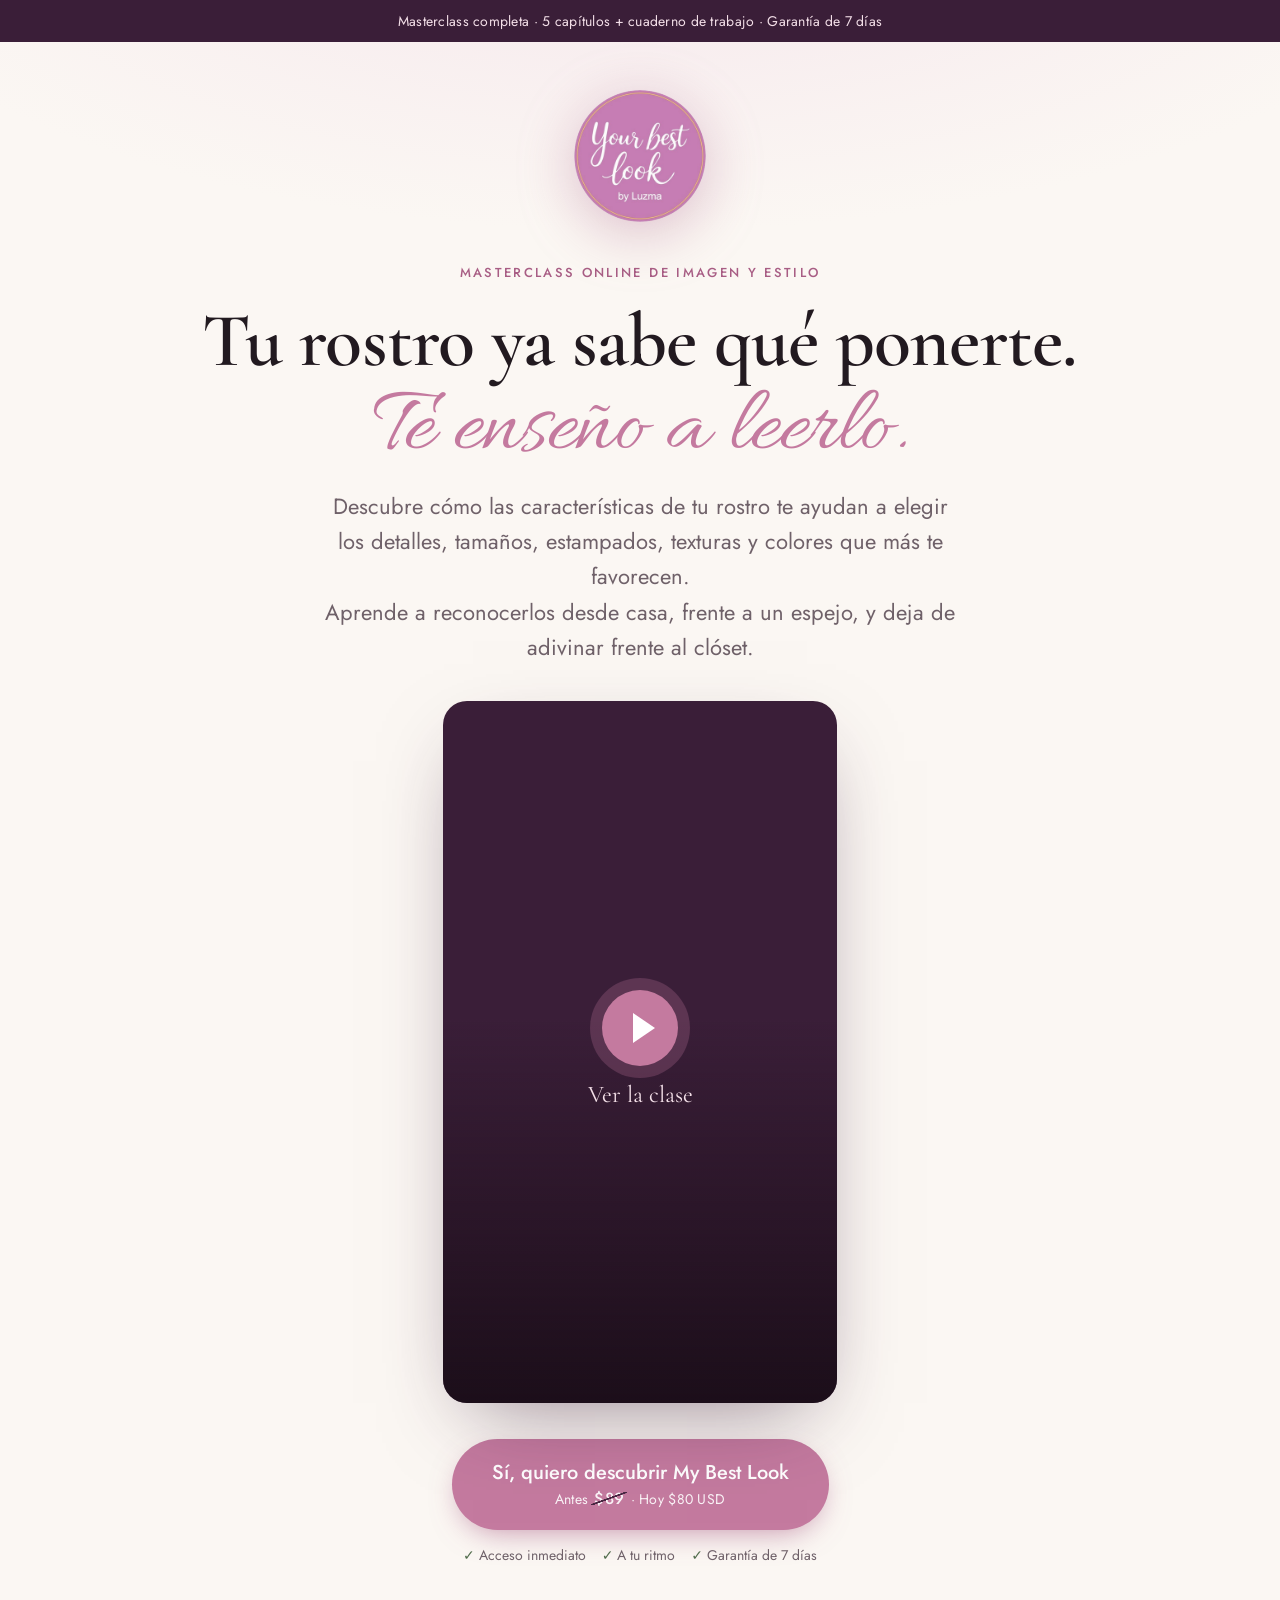
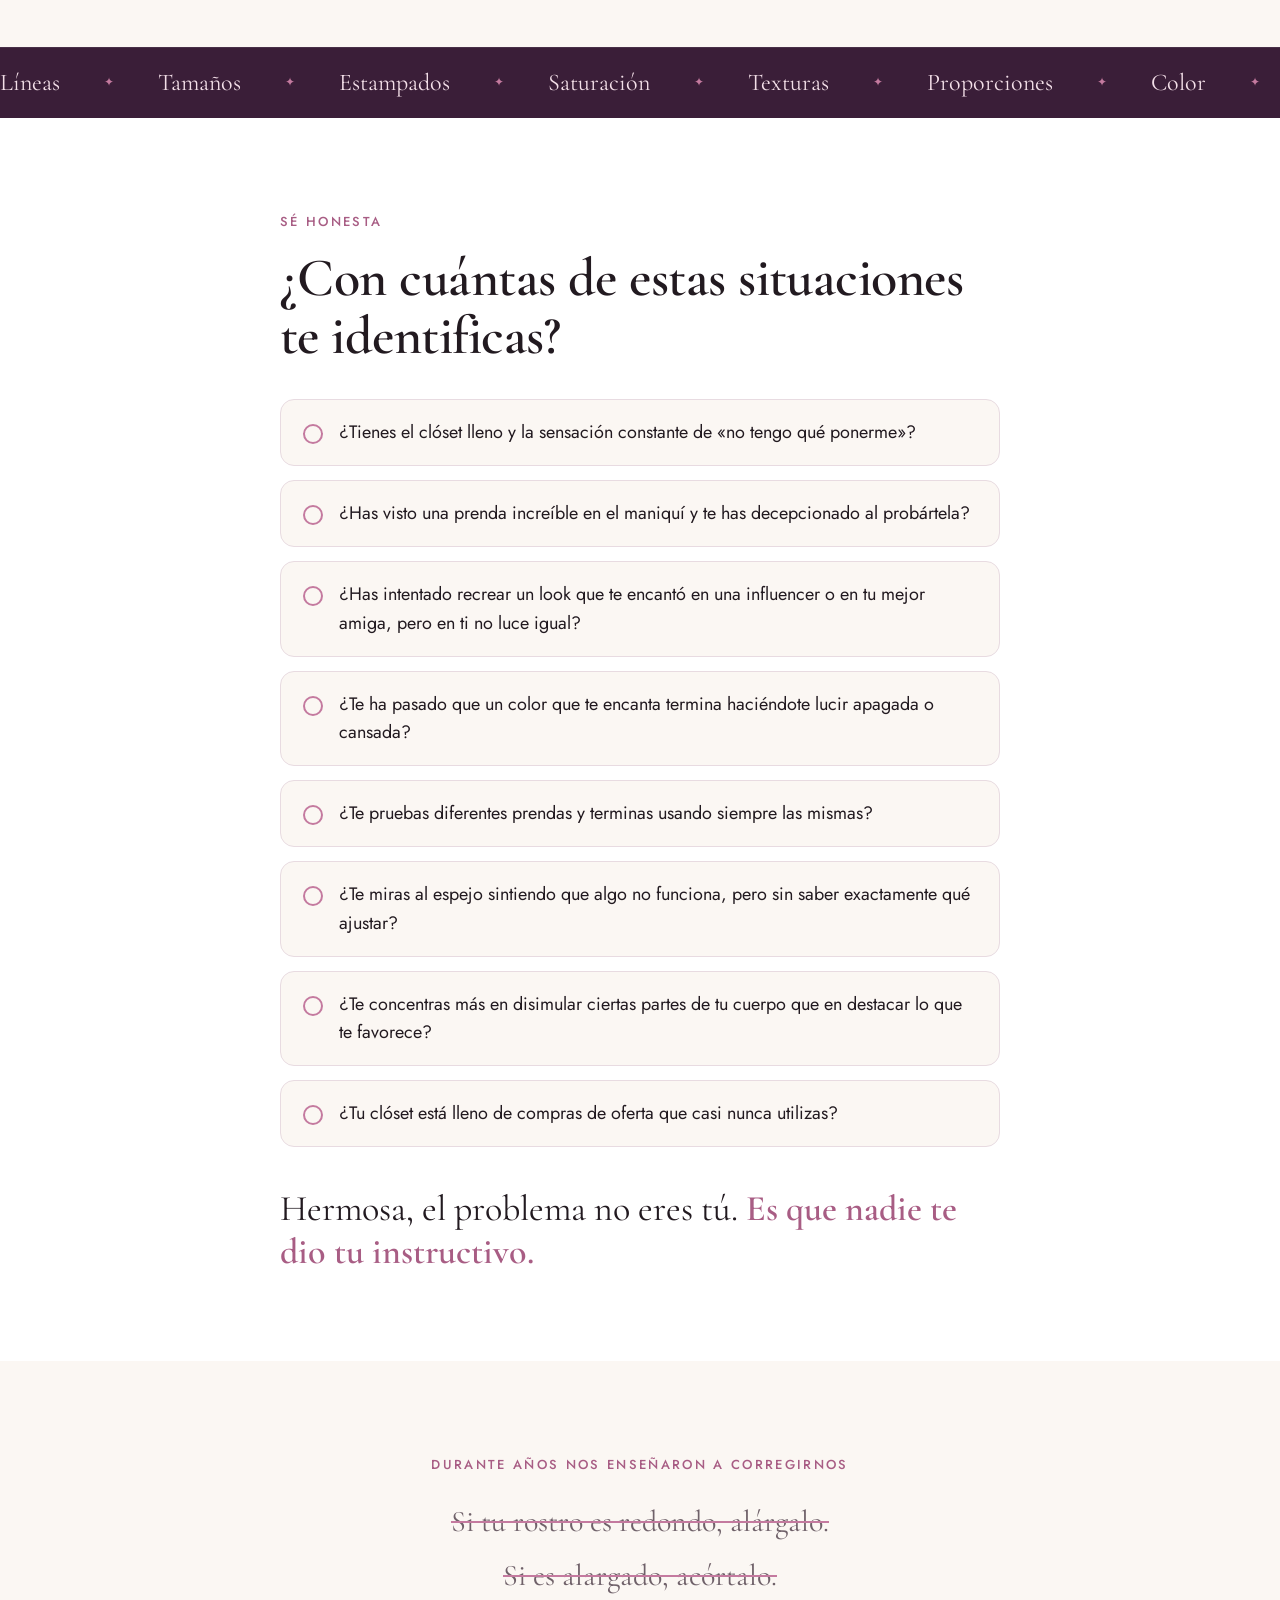
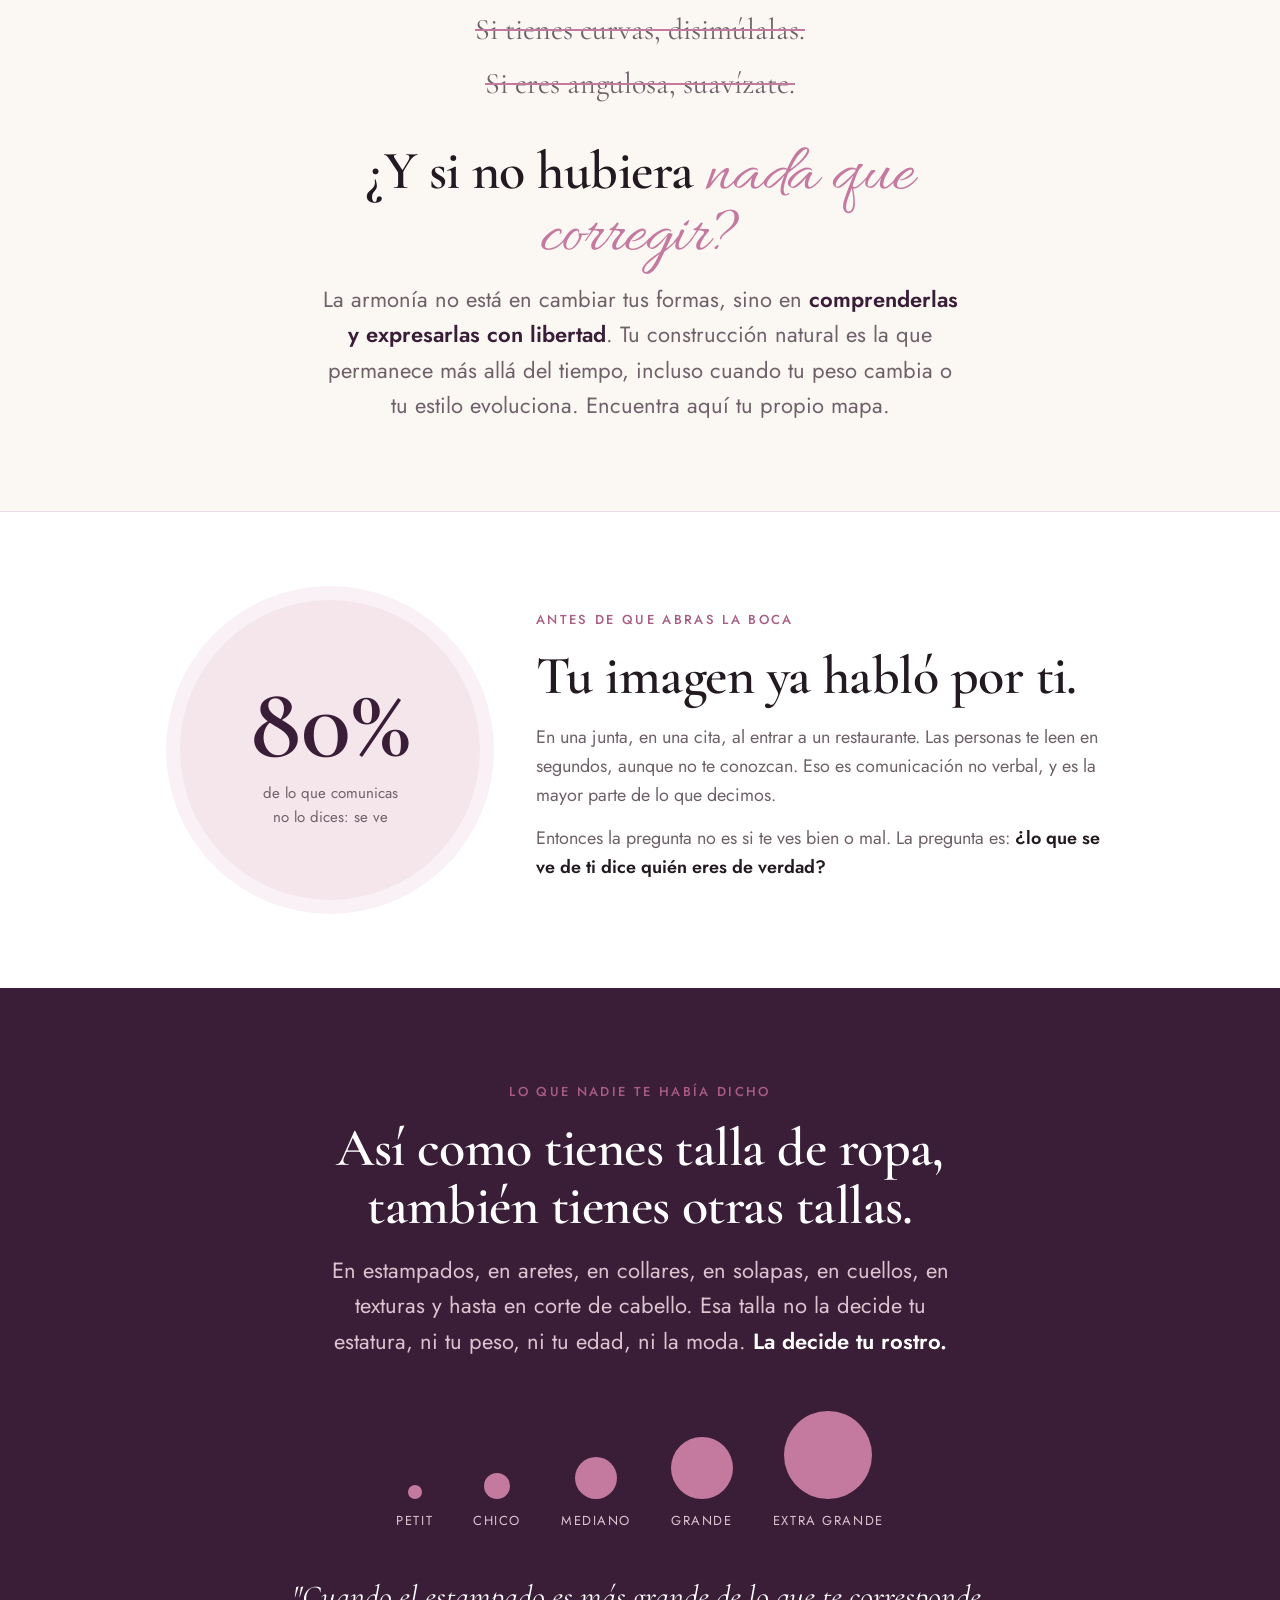
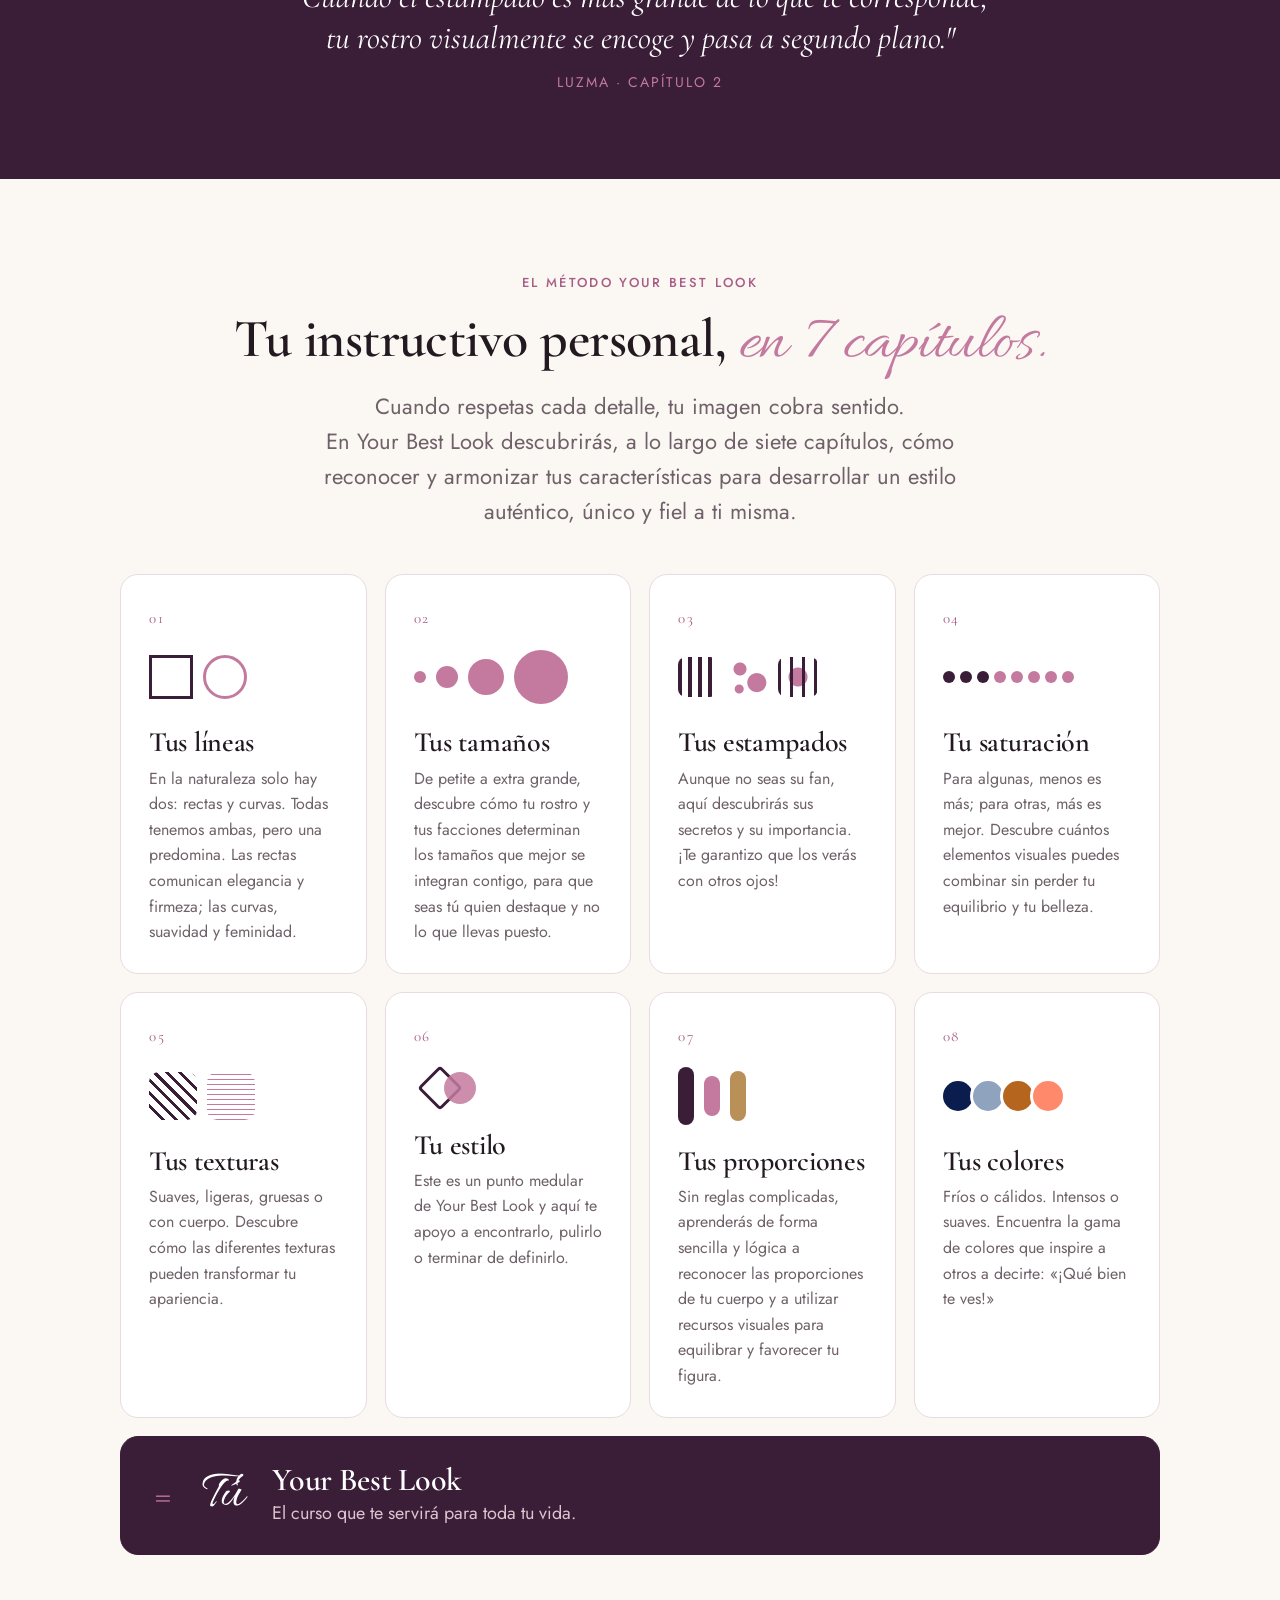
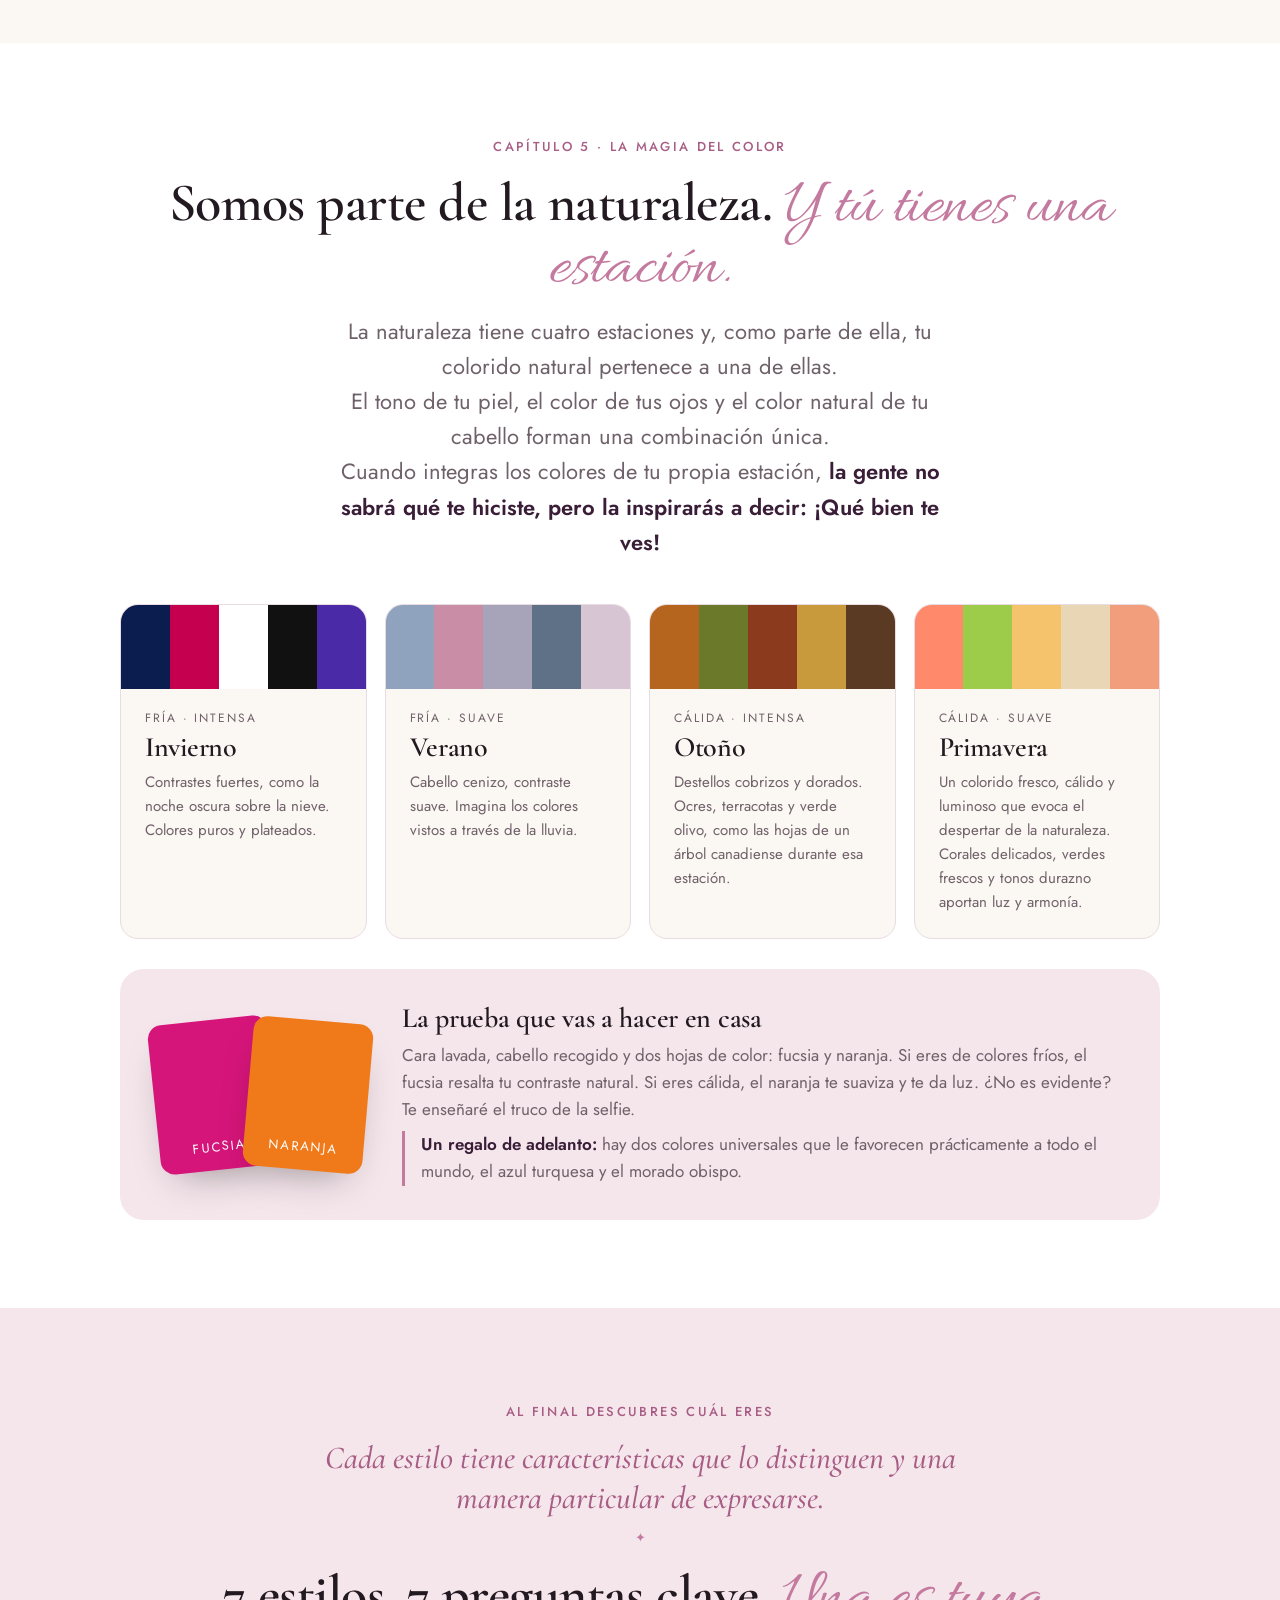
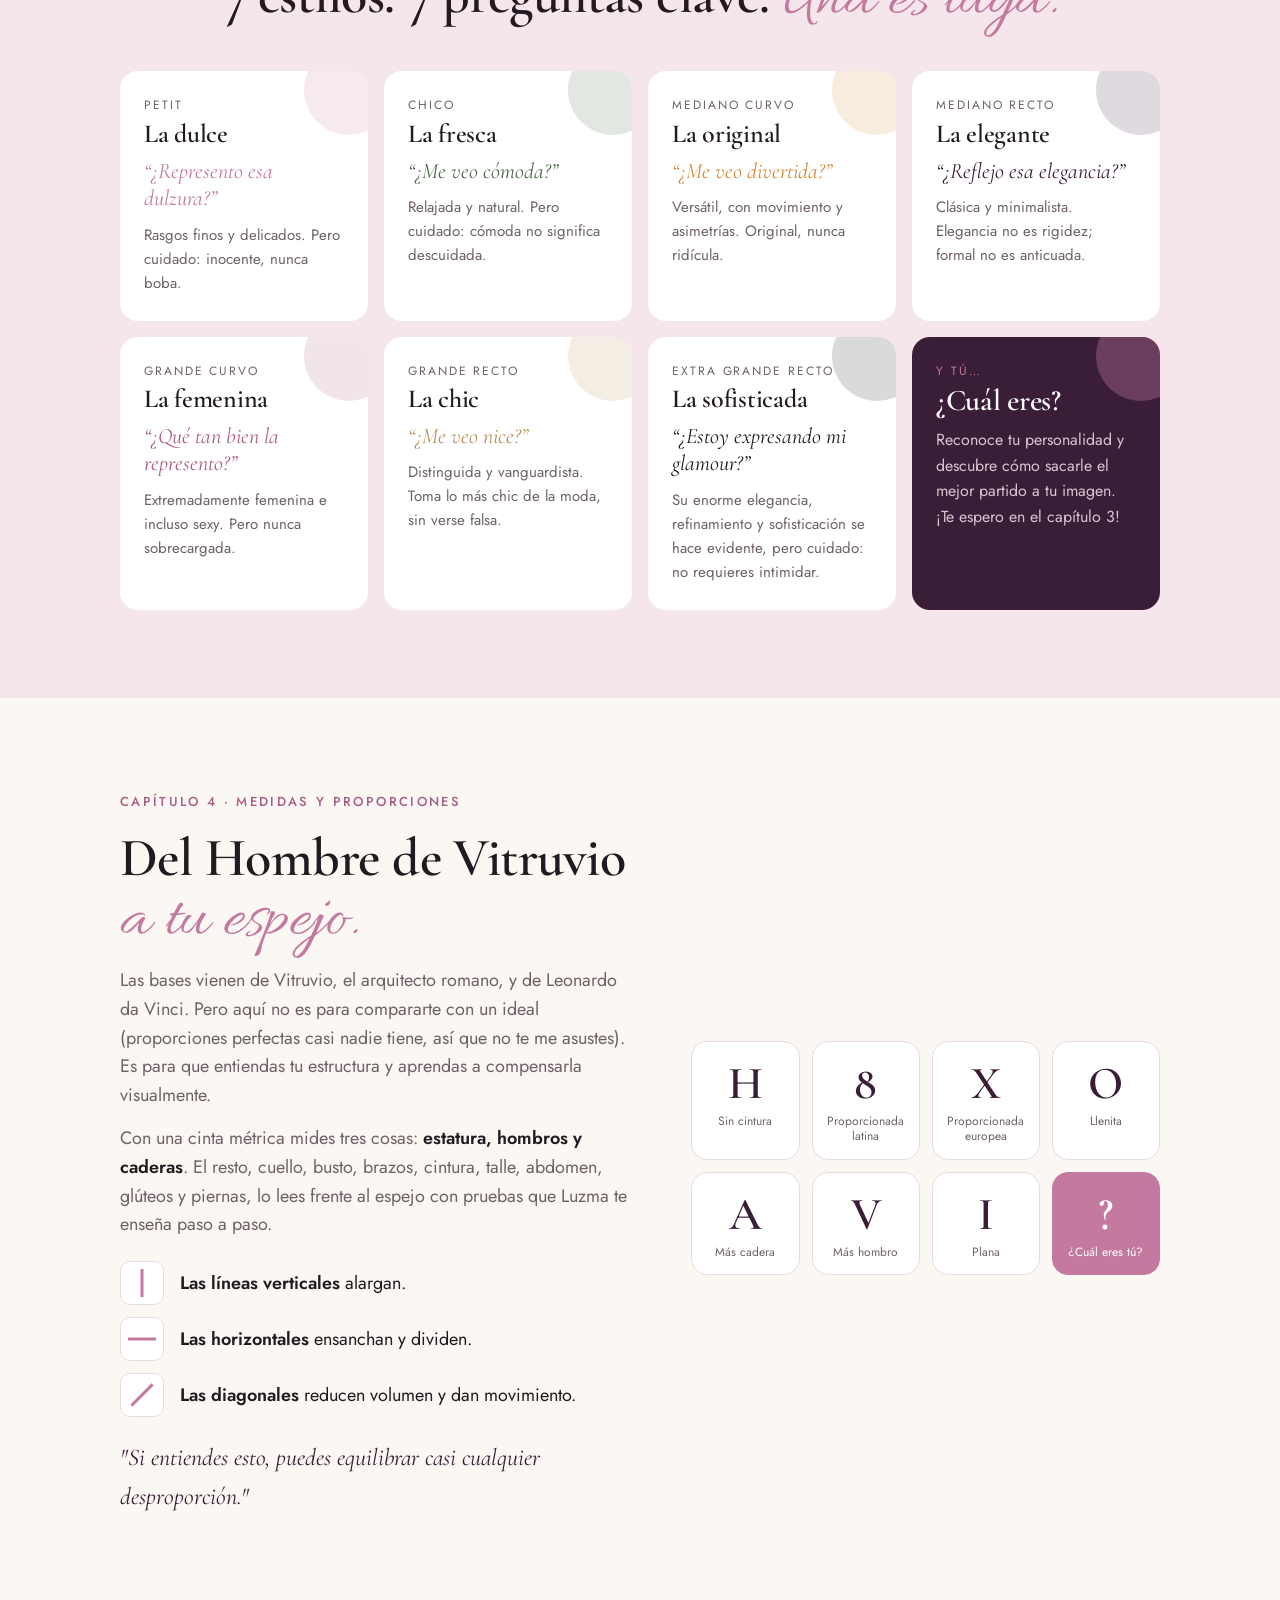
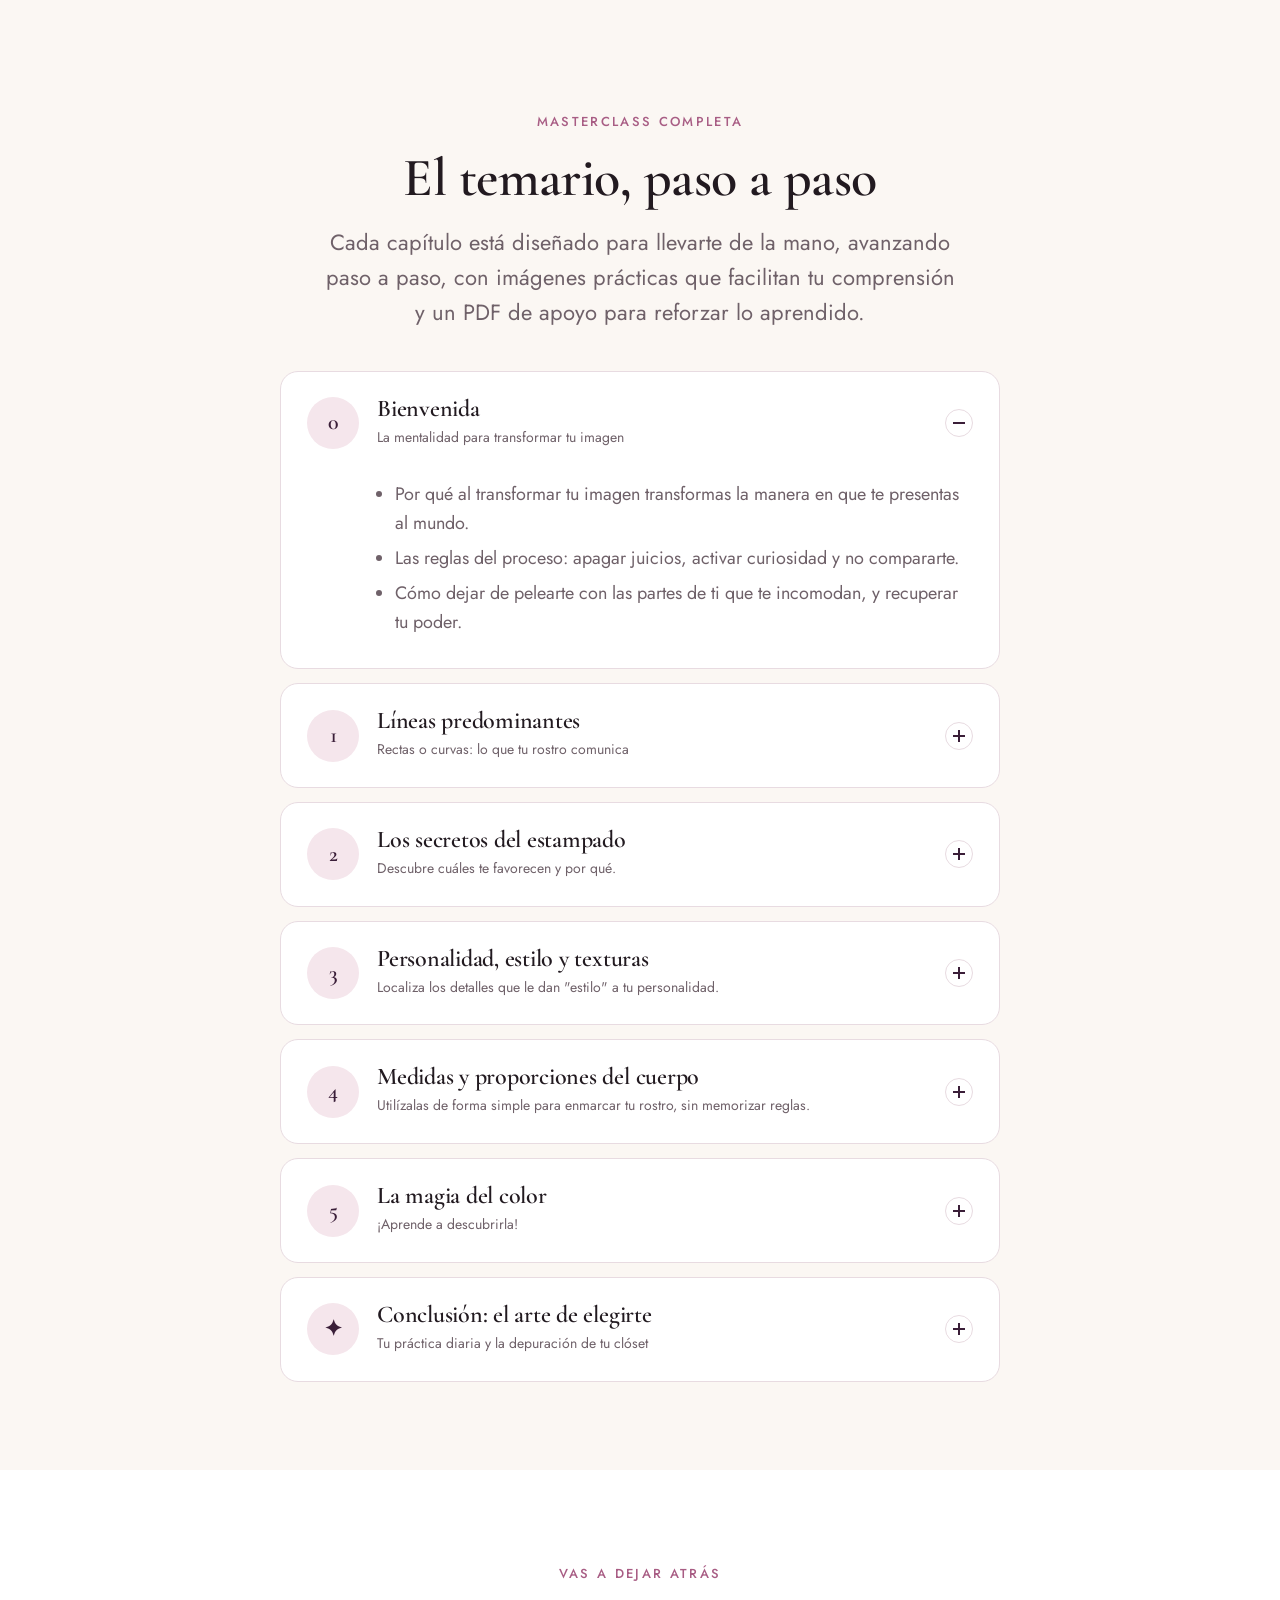
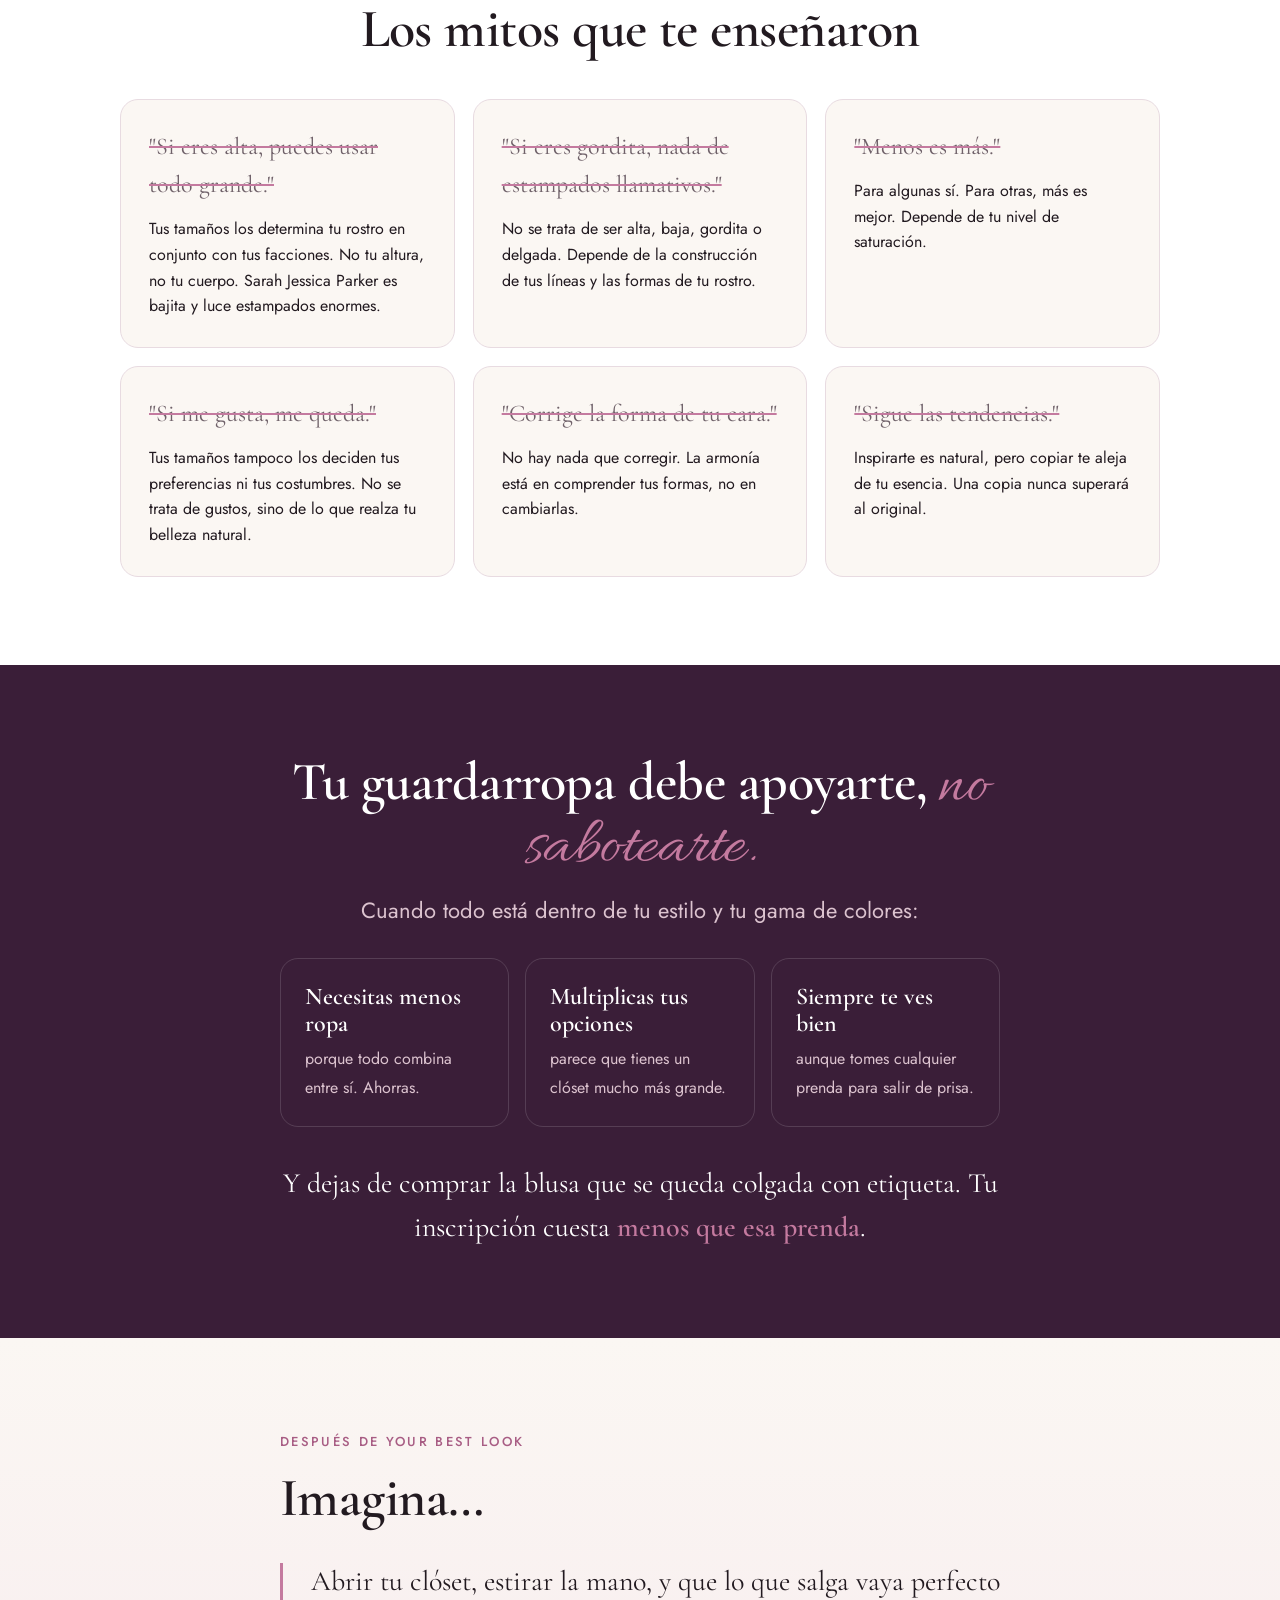
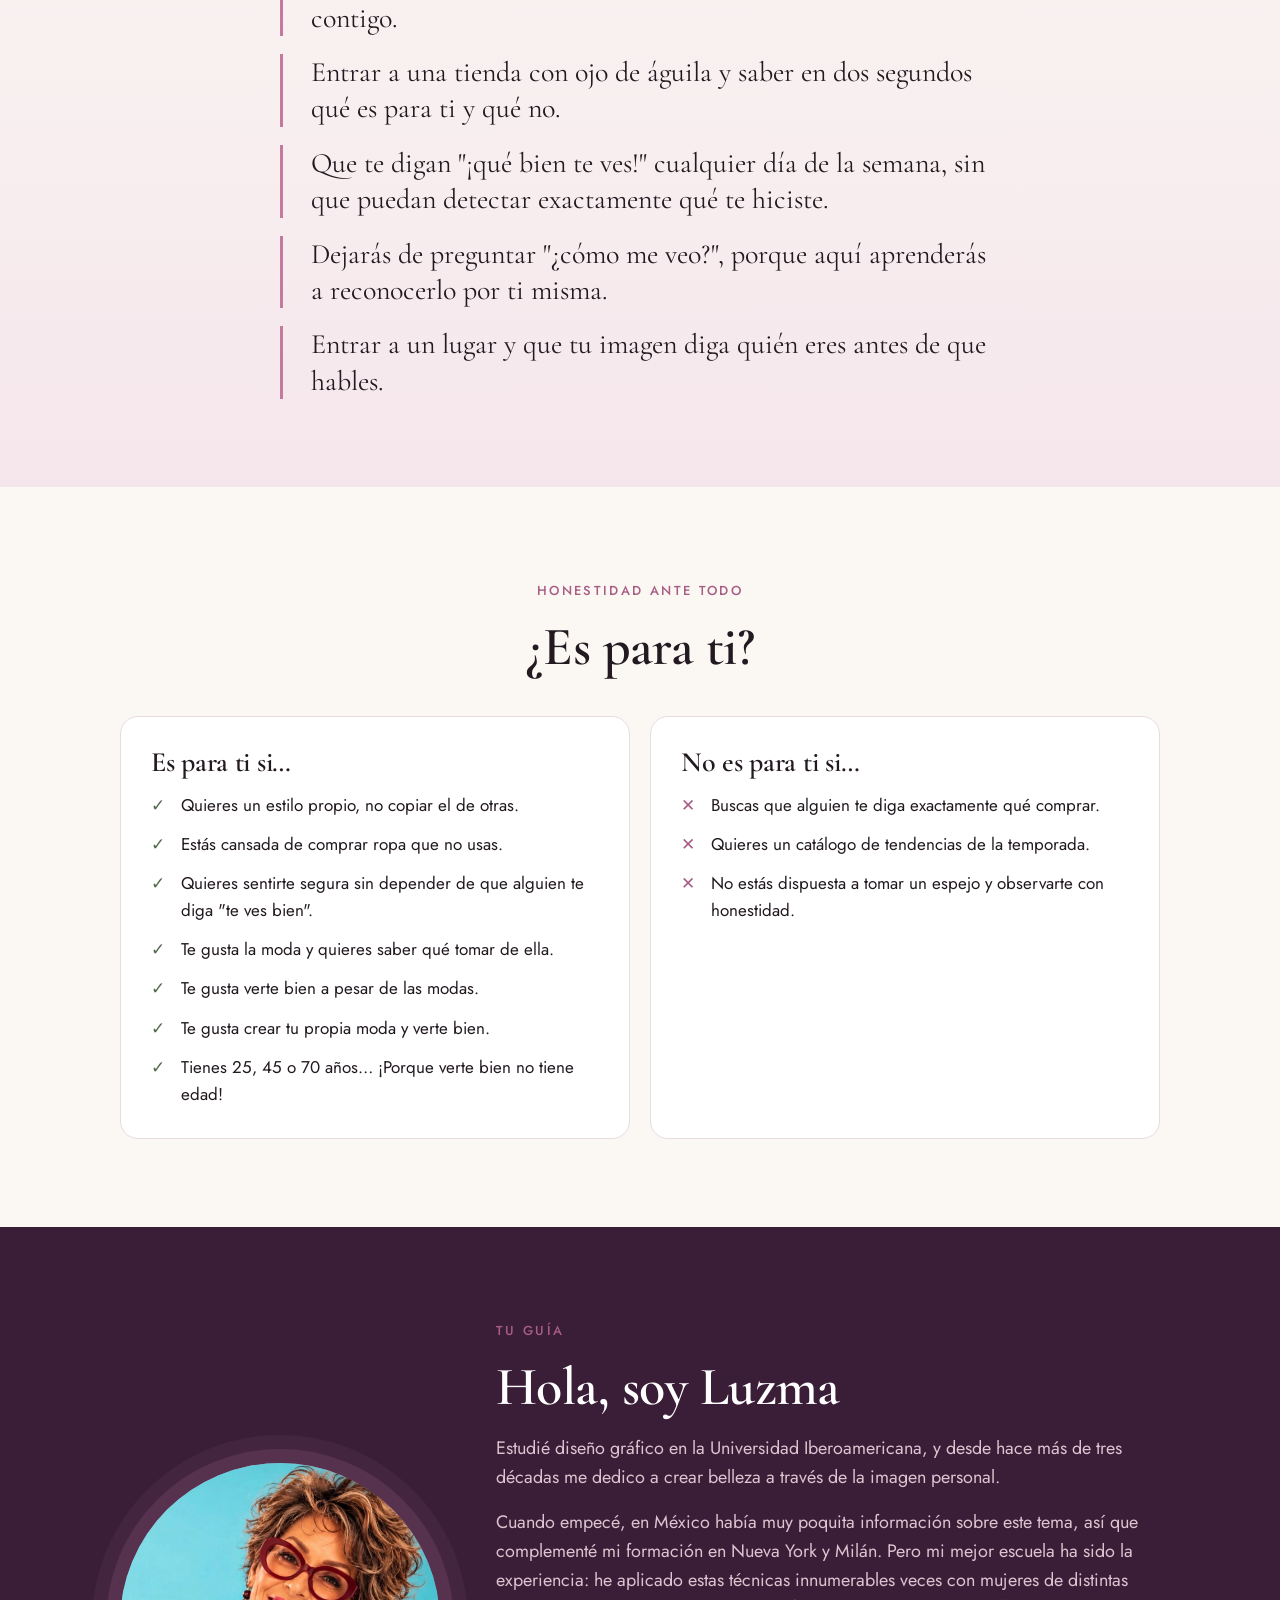
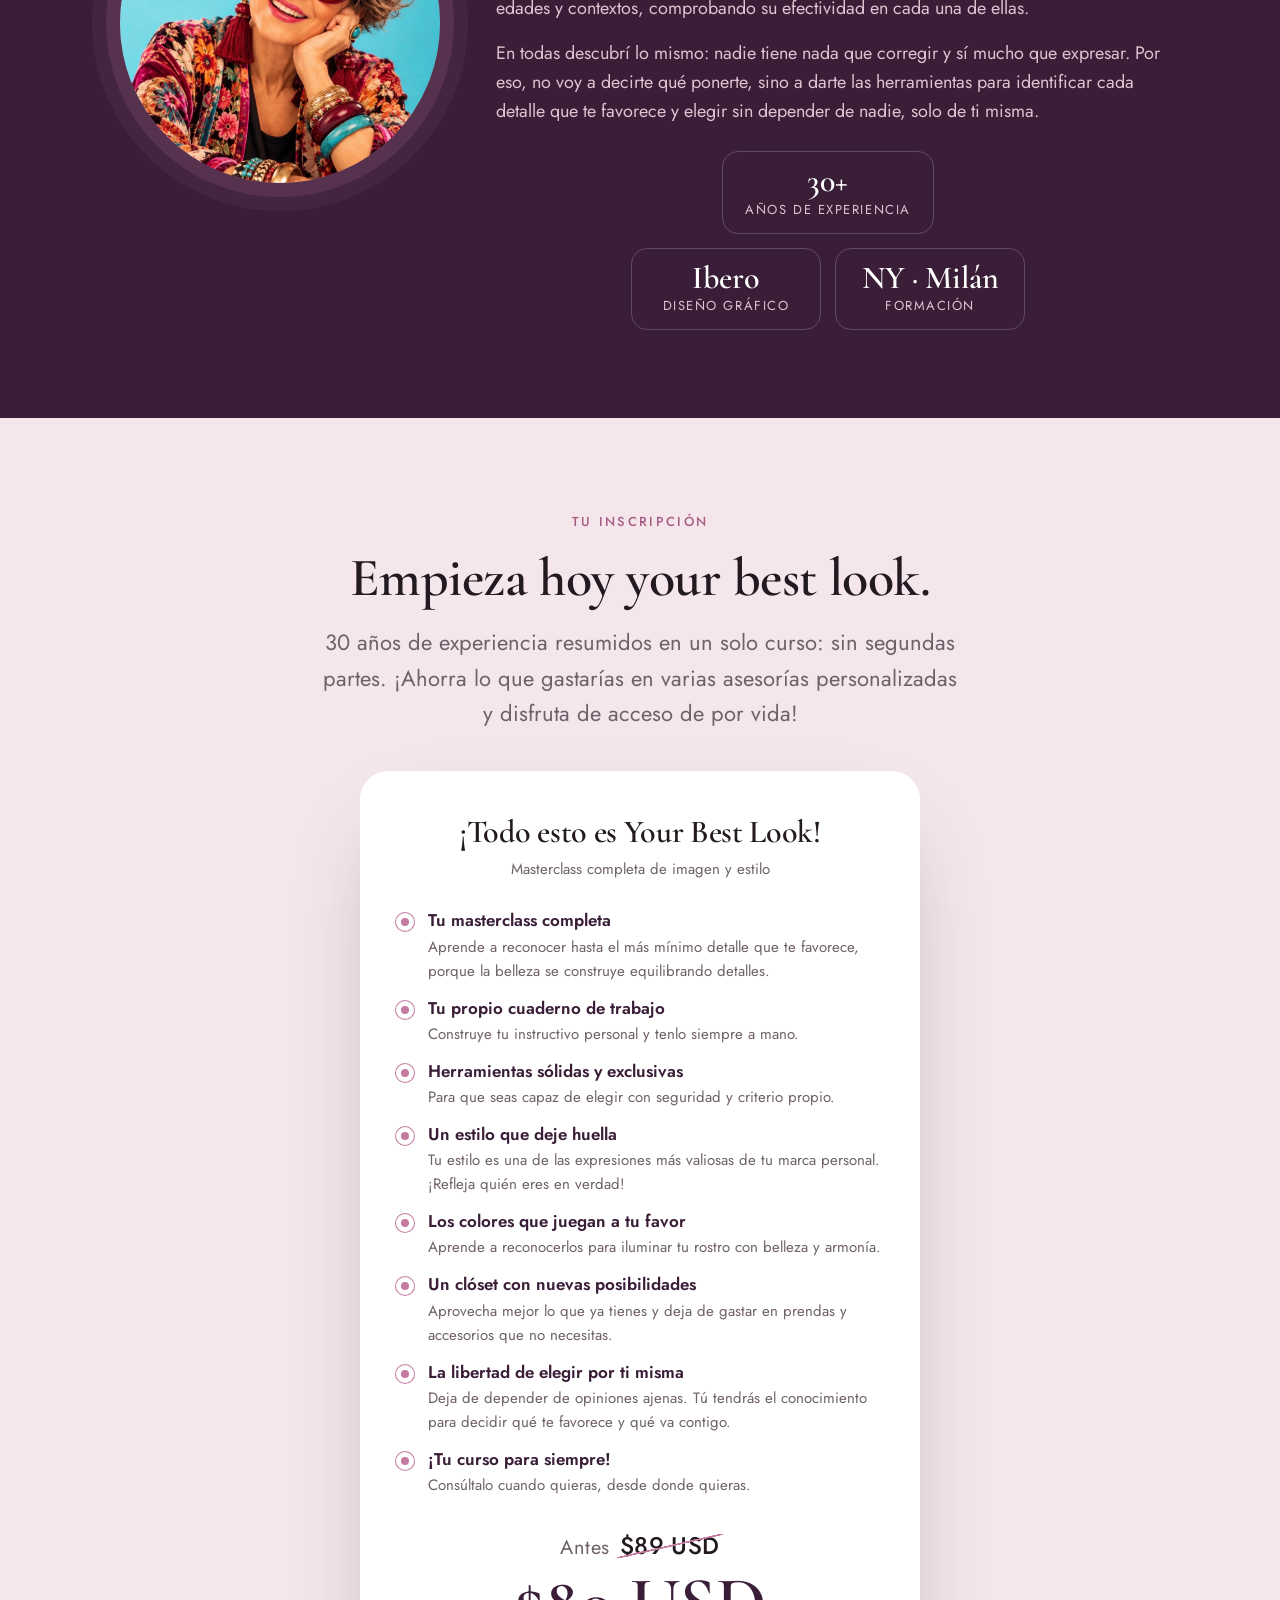
<file: 2/index.html>
<!doctype html>
<html lang="es">
<head>
<meta charset="utf-8">
<meta name="viewport" content="width=device-width,initial-scale=1">
<!-- Meta Pixel -->
<script>
!function(f,b,e,v,n,t,s){if(f.fbq)return;n=f.fbq=function(){n.callMethod?
n.callMethod.apply(n,arguments):n.queue.push(arguments)};if(!f._fbq)f._fbq=n;
n.push=n;n.loaded=!0;n.version='2.0';n.queue=[];t=b.createElement(e);t.async=!0;
t.src=v;s=b.getElementsByTagName(e)[0];s.parentNode.insertBefore(t,s)}(window,
document,'script','https://connect.facebook.net/en_US/fbevents.js');
fbq('init', '2261263981474725');
fbq('track', 'PageView');
</script>
<noscript><img height="1" width="1" style="display:none" src="https://www.facebook.com/tr?id=2261263981474725&ev=PageView&noscript=1"></noscript>
<!-- End Meta Pixel -->
<meta name="robots" content="noindex">
<title>Your Best Look by Luzma | Masterclass online de imagen y estilo</title>
<meta name="description" content="Tu rostro ya sabe qué ponerte. Aprende a leerlo con Luzma: líneas, tamaños, estampados, saturación, texturas, proporciones y color. Masterclass online · $80 USD · Garantía de 7 días.">
<meta property="og:title" content="Your Best Look by Luzma">
<meta property="og:description" content="No te falta ropa. Te falta tu instructivo personal. Masterclass online de imagen y estilo con Luzma, 30+ años creando belleza.">
<link rel="icon" type="image/png" href="../assets/favicon.png">
<link rel="apple-touch-icon" href="../assets/apple-touch-icon.png">
<meta property="og:image" content="https://your-best-look.lafinestra-web.workers.dev/assets/og.jpg">
<meta name="theme-color" content="#3a1e38">
<link rel="preconnect" href="https://fonts.googleapis.com"><link rel="preconnect" href="https://fonts.gstatic.com" crossorigin>
<link href="https://fonts.googleapis.com/css2?family=Allura&family=Cormorant+Garamond:ital,wght@0,500;0,600;1,500&family=Jost:wght@400;500;600&display=swap" rel="stylesheet">
<link rel="stylesheet" href="../assets/styles.css?v=13">
</head>
<body>

<div class="topbar">Masterclass completa · 5 capítulos + cuaderno de trabajo · Garantía de <span data-guarantee>7</span> días</div>

<!-- HERO -->
<header class="hero center">
  <div class="wrap">
    <img class="logo-img" src="../assets/logo.png" alt="Your Best Look by Luzma" width="140" height="140"><br>
    <span class="eyebrow">Masterclass online de imagen y estilo</span>
    <h1>Tu rostro ya sabe qué ponerte. <em class="s">Te enseño a leerlo.</em></h1>
    <p class="lead">Descubre cómo las características de tu rostro te ayudan a elegir los detalles, tamaños, estampados, texturas y colores que más te favorecen.<br>Aprende a reconocerlos desde casa, frente a un espejo, y deja de adivinar frente al clóset.</p>
    <div class="video" data-video></div>
    <div class="hero-cta" data-hero-cta>
      <a class="btn btn--lg btn--stack" data-checkout href="#">Sí, quiero descubrir My Best Look<small>Antes <s data-price-before>$89</s> · Hoy <span data-price>$80 USD</span></small></a>
      <div class="micro"><span>Acceso inmediato</span><span>A tu ritmo</span><span>Garantía de <span data-guarantee>7</span> días</span></div>
    </div>
  </div>
</header>

<!-- TIRA DE HERRAMIENTAS -->
<div class="toolstrip" aria-label="Lo que vas a dominar">
  <div class="toolstrip__track">
    <span>Líneas</span><span>Tamaños</span><span>Estampados</span><span>Saturación</span><span>Texturas</span><span>Proporciones</span><span>Color</span><span>Tu estilo</span>
    <span aria-hidden="true">Líneas</span><span aria-hidden="true">Tamaños</span><span aria-hidden="true">Estampados</span><span aria-hidden="true">Saturación</span><span aria-hidden="true">Texturas</span><span aria-hidden="true">Proporciones</span><span aria-hidden="true">Color</span><span aria-hidden="true">Tu estilo</span>
  </div>
</div>

<!-- ¿TE SUENA? -->
<section class="pain">
  <div class="wrap narrow">
    <span class="eyebrow">Sé honesta</span>
    <h2>¿Con cuántas de estas situaciones te identificas?</h2>
    <ul class="pain-list">
      <li>¿Tienes el clóset lleno y la sensación constante de «no tengo qué ponerme»?</li>
      <li>¿Has visto una prenda increíble en el maniquí y te has decepcionado al probártela?</li>
      <li>¿Has intentado recrear un look que te encantó en una influencer o en tu mejor amiga, pero en ti no luce igual?</li>
      <li>¿Te ha pasado que un color que te encanta termina haciéndote lucir apagada o cansada?</li>
      <li>¿Te pruebas diferentes prendas y terminas usando siempre las mismas?</li>
      <li>¿Te miras al espejo sintiendo que algo no funciona, pero sin saber exactamente qué ajustar?</li>
      <li>¿Te concentras más en disimular ciertas partes de tu cuerpo que en destacar lo que te favorece?</li>
      <li>¿Tu clóset está lleno de compras de oferta que casi nunca utilizas?</li>
    </ul>
    <p class="pain-turn">Hermosa, el problema no eres tú. <b>Es que nadie te dio tu instructivo.</b></p>
  </div>
</section>

<!-- NOS ENSEÑARON AL REVÉS -->
<section class="reverse">
  <div class="wrap narrow center">
    <span class="eyebrow">Durante años nos enseñaron a corregirnos</span>
    <div class="rules">
      <p><s>Si tu rostro es redondo, alárgalo.</s></p>
      <p><s>Si es alargado, acórtalo.</s></p>
      <p><s>Si tienes curvas, disimúlalas.</s></p>
      <p><s>Si eres angulosa, suavízate.</s></p>
    </div>
    <h2>¿Y si no hubiera <em class="s">nada que corregir?</em></h2>
    <p class="lead">La armonía no está en cambiar tus formas, sino en <b>comprenderlas y expresarlas con libertad</b>. Tu construcción natural es la que permanece más allá del tiempo, incluso cuando tu peso cambia o tu estilo evoluciona. Encuentra aquí tu propio mapa.</p>
  </div>
</section>

<!-- NO VERBAL -->
<section class="nonverbal">
  <div class="wrap nv-grid">
    <div class="nv-stat"><b>80%</b><span>de lo que comunicas<br>no lo dices: se ve</span></div>
    <div>
      <span class="eyebrow">Antes de que abras la boca</span>
      <h2>Tu imagen ya habló por ti.</h2>
      <p>En una junta, en una cita, al entrar a un restaurante. Las personas te leen en segundos, aunque no te conozcan. Eso es comunicación no verbal, y es la mayor parte de lo que decimos.</p>
      <p>Entonces la pregunta no es si te ves bien o mal. La pregunta es: <b>¿lo que se ve de ti dice quién eres de verdad?</b></p>
    </div>
  </div>
</section>

<!-- LA GRAN IDEA -->
<section class="idea center">
  <div class="wrap narrow">
    <span class="eyebrow">Lo que nadie te había dicho</span>
    <h2>Así como tienes talla de ropa, también tienes otras tallas.</h2>
    <p class="lead">En estampados, en aretes, en collares, en solapas, en cuellos, en texturas y hasta en corte de cabello. Esa talla no la decide tu estatura, ni tu peso, ni tu edad, ni la moda. <strong style="color:#fff">La decide tu rostro.</strong></p>
    <div class="dots" aria-hidden="true">
      <div class="dot"><i></i>Petit</div>
      <div class="dot"><i></i>Chico</div>
      <div class="dot"><i></i>Mediano</div>
      <div class="dot"><i></i>Grande</div>
      <div class="dot"><i></i>Extra grande</div>
    </div>
    <p class="quote">"Cuando el estampado es más grande de lo que te corresponde, tu rostro visualmente se encoge y pasa a segundo plano."<cite>Luzma · Capítulo 2</cite></p>
  </div>
</section>

<!-- EL MÉTODO: 7 CAPÍTULOS -->
<section>
  <div class="wrap">
    <div class="center">
      <span class="eyebrow">El método Your Best Look</span>
      <h2>Tu instructivo personal, <em class="s">en 7 capítulos.</em></h2>
      <p class="lead">Cuando respetas cada detalle, tu imagen cobra sentido.<br>En Your Best Look descubrirás, a lo largo de siete capítulos, cómo reconocer y armonizar tus características para desarrollar un estilo auténtico, único y fiel a ti misma.</p>
    </div>
    <div class="vars">
      <div class="var"><span class="n">01</span><div class="glyph g-lines"><span></span><span></span></div><h3>Tus líneas</h3><p>En la naturaleza solo hay dos: rectas y curvas. Todas tenemos ambas, pero una predomina. Las rectas comunican elegancia y firmeza; las curvas, suavidad y feminidad.</p></div>
      <div class="var"><span class="n">02</span><div class="glyph g-size"><i></i><i></i><i></i><i></i></div><h3>Tus tamaños</h3><p>De petite a extra grande, descubre cómo tu rostro y tus facciones determinan los tamaños que mejor se integran contigo, para que seas tú quien destaque y no lo que llevas puesto.</p></div>
      <div class="var"><span class="n">03</span><div class="glyph g-print"><span></span><span></span><span></span></div><h3>Tus estampados</h3><p>Aunque no seas su fan, aquí descubrirás sus secretos y su importancia. ¡Te garantizo que los verás con otros ojos!</p></div>
      <div class="var"><span class="n">04</span><div class="glyph g-sat"><i></i><i></i><i></i><i></i><i></i><i></i><i></i><i></i></div><h3>Tu saturación</h3><p>Para algunas, menos es más; para otras, más es mejor. Descubre cuántos elementos visuales puedes combinar sin perder tu equilibrio y tu belleza.</p></div>
      <div class="var"><span class="n">05</span><div class="glyph g-tex"><span></span><span></span></div><h3>Tus texturas</h3><p>Suaves, ligeras, gruesas o con cuerpo. Descubre cómo las diferentes texturas pueden transformar tu apariencia.</p></div>
      <div class="var"><span class="n">06</span><div class="glyph g-style"><span></span><span></span></div><h3>Tu estilo</h3><p>Este es un punto medular de Your Best Look y aquí te apoyo a encontrarlo, pulirlo o terminar de definirlo.</p></div>
      <div class="var"><span class="n">07</span><div class="glyph g-prop"><span></span><span></span><span></span></div><h3>Tus proporciones</h3><p>Sin reglas complicadas, aprenderás de forma sencilla y lógica a reconocer las proporciones de tu cuerpo y a utilizar recursos visuales para equilibrar y favorecer tu figura.</p></div>
      <div class="var"><span class="n">08</span><div class="glyph g-color"><i></i><i></i><i></i><i></i></div><h3>Tus colores</h3><p>Fríos o cálidos. Intensos o suaves. Encuentra la gama de colores que inspire a otros a decirte: «¡Qué bien te ves!»</p></div>
      <div class="var var--result"><span class="n">=</span><div class="glyph"><em class="s" style="font-size:54px;color:#fff">Tú</em></div><h3>Your Best Look</h3><p>El curso que te servirá para toda tu vida.</p></div>
    </div>
  </div>
</section>

<!-- LA MAGIA DEL COLOR -->
<section class="color">
  <div class="wrap">
    <div class="center">
      <span class="eyebrow">Capítulo 5 · La magia del color</span>
      <h2>Somos parte de la naturaleza. <em class="s">Y tú tienes una estación.</em></h2>
      <p class="lead">La naturaleza tiene cuatro estaciones y, como parte de ella, tu colorido natural pertenece a una de ellas.<br>El tono de tu piel, el color de tus ojos y el color natural de tu cabello forman una combinación única.<br>Cuando integras los colores de tu propia estación, <b>la gente no sabrá qué te hiciste, pero la inspirarás a decir: ¡Qué bien te ves!</b></p>
    </div>
    <div class="seasons">
      <div class="season">
        <div class="sw"><i style="--s:#0b1d4f"></i><i style="--s:#c4004f"></i><i style="--s:#ffffff"></i><i style="--s:#111111"></i><i style="--s:#4b2aa8"></i></div>
        <span class="k">Fría · intensa</span><h3>Invierno</h3>
        <p>Contrastes fuertes, como la noche oscura sobre la nieve. Colores puros y plateados.</p>
      </div>
      <div class="season">
        <div class="sw"><i style="--s:#8fa3bf"></i><i style="--s:#c98da5"></i><i style="--s:#a7a3b8"></i><i style="--s:#5e7186"></i><i style="--s:#d8c5d4"></i></div>
        <span class="k">Fría · suave</span><h3>Verano</h3>
        <p>Cabello cenizo, contraste suave. Imagina los colores vistos a través de la lluvia.</p>
      </div>
      <div class="season">
        <div class="sw"><i style="--s:#b5651d"></i><i style="--s:#6b7a2a"></i><i style="--s:#8b3a1e"></i><i style="--s:#c99a3b"></i><i style="--s:#5a3a22"></i></div>
        <span class="k">Cálida · intensa</span><h3>Otoño</h3>
        <p>Destellos cobrizos y dorados. Ocres, terracotas y verde olivo, como las hojas de un árbol canadiense durante esa estación.</p>
      </div>
      <div class="season">
        <div class="sw"><i style="--s:#ff8a6b"></i><i style="--s:#9ccc4a"></i><i style="--s:#f5c36b"></i><i style="--s:#e9d6b4"></i><i style="--s:#f29e7c"></i></div>
        <span class="k">Cálida · suave</span><h3>Primavera</h3>
        <p>Un colorido fresco, cálido y luminoso que evoca el despertar de la naturaleza. Corales delicados, verdes frescos y tonos durazno aportan luz y armonía.</p>
      </div>
    </div>
    <div class="color-test">
      <div class="ct-swatches" aria-hidden="true"><span class="fx">Fucsia</span><span class="nx">Naranja</span></div>
      <div>
        <h3>La prueba que vas a hacer en casa</h3>
        <p>Cara lavada, cabello recogido y dos hojas de color: fucsia y naranja. Si eres de colores fríos, el fucsia resalta tu contraste natural. Si eres cálida, el naranja te suaviza y te da luz. ¿No es evidente? Te enseñaré el truco de la selfie.</p>
        <p class="ct-bonus"><b>Un regalo de adelanto:</b> hay dos colores universales que le favorecen prácticamente a todo el mundo, el azul turquesa y el morado obispo.</p>
      </div>
    </div>
  </div>
</section>

<!-- 7 ESTILOS -->
<section class="styles">
  <div class="wrap">
    <div class="center">
      <span class="eyebrow">Al final descubres cuál eres</span>
      <p class="styles-intro">Cada estilo tiene características que lo distinguen y una manera particular de expresarse.</p>
      <h2>7 estilos. 7 preguntas clave. <em class="s">Una es tuya.</em></h2>
    </div>
    <div class="style-grid">
      <div class="style" style="--c:#c47a9f"><span class="k">Petit</span><h3>La dulce</h3><q>¿Represento esa dulzura?</q><p>Rasgos finos y delicados. Pero cuidado: inocente, nunca boba.</p></div>
      <div class="style" style="--c:#4f6b4a"><span class="k">Chico</span><h3>La fresca</h3><q>¿Me veo cómoda?</q><p>Relajada y natural. Pero cuidado: cómoda no significa descuidada.</p></div>
      <div class="style" style="--c:#d08a3a"><span class="k">Mediano curvo</span><h3>La original</h3><q>¿Me veo divertida?</q><p>Versátil, con movimiento y asimetrías. Original, nunca ridícula.</p></div>
      <div class="style" style="--c:#3a1e38"><span class="k">Mediano recto</span><h3>La elegante</h3><q>¿Reflejo esa elegancia?</q><p>Clásica y minimalista. Elegancia no es rigidez; formal no es anticuada.</p></div>
      <div class="style" style="--c:#a85d84"><span class="k">Grande curvo</span><h3>La femenina</h3><q>¿Qué tan bien la represento?</q><p>Extremadamente femenina e incluso sexy. Pero nunca sobrecargada.</p></div>
      <div class="style" style="--c:#b89058"><span class="k">Grande recto</span><h3>La chic</h3><q>¿Me veo nice?</q><p>Distinguida y vanguardista. Toma lo más chic de la moda, sin verse falsa.</p></div>
      <div class="style" style="--c:#221a20"><span class="k">Extra grande recto</span><h3>La sofisticada</h3><q>¿Estoy expresando mi glamour?</q><p>Su enorme elegancia, refinamiento y sofisticación se hace evidente, pero cuidado: no requieres intimidar.</p></div>
      <div class="style style--you"><span class="k">Y tú…</span><h3>¿Cuál eres?</h3><p>Reconoce tu personalidad y descubre cómo sacarle el mejor partido a tu imagen. ¡Te espero en el capítulo 3!</p></div>
    </div>
  </div>
</section>

<!-- PROPORCIONES -->
<section class="props">
  <div class="wrap">
    <div class="props-grid">
      <div>
        <span class="eyebrow">Capítulo 4 · Medidas y proporciones</span>
        <h2>Del Hombre de Vitruvio <em class="s">a tu espejo.</em></h2>
        <p>Las bases vienen de Vitruvio, el arquitecto romano, y de Leonardo da Vinci. Pero aquí no es para compararte con un ideal (proporciones perfectas casi nadie tiene, así que no te me asustes). Es para que entiendas tu estructura y aprendas a compensarla visualmente.</p>
        <p>Con una cinta métrica mides tres cosas: <b>estatura, hombros y caderas</b>. El resto, cuello, busto, brazos, cintura, talle, abdomen, glúteos y piernas, lo lees frente al espejo con pruebas que Luzma te enseña paso a paso.</p>
        <ul class="lines-rule">
          <li><i class="lv"></i><span><b>Las líneas verticales</b> alargan.</span></li>
          <li><i class="lh"></i><span><b>Las horizontales</b> ensanchan y dividen.</span></li>
          <li><i class="ld"></i><span><b>Las diagonales</b> reducen volumen y dan movimiento.</span></li>
        </ul>
        <p class="props-close">"Si entiendes esto, puedes equilibrar casi cualquier desproporción."</p>
      </div>
      <div class="shapes" aria-label="Siluetas H, 8, X, O, A, V, I">
        <div><b>H</b><span>Sin cintura</span></div>
        <div><b>8</b><span>Proporcionada latina</span></div>
        <div><b>X</b><span>Proporcionada europea</span></div>
        <div><b>O</b><span>Llenita</span></div>
        <div><b>A</b><span>Más cadera</span></div>
        <div><b>V</b><span>Más hombro</span></div>
        <div><b>I</b><span>Plana</span></div>
        <div class="shapes__you"><b>?</b><span>¿Cuál eres tú?</span></div>
      </div>
    </div>
  </div>
</section>

<!-- TEMARIO -->
<section id="temario">
  <div class="wrap narrow">
    <div class="center">
      <span class="eyebrow">Masterclass completa</span>
      <h2>El temario, paso a paso</h2>
      <p class="lead">Cada capítulo está diseñado para llevarte de la mano, avanzando paso a paso, con imágenes prácticas que facilitan tu comprensión y un PDF de apoyo para reforzar lo aprendido.</p>
    </div>
    <div class="chapters">
      <details class="ch" open>
        <summary><span class="num">0</span><div><h3>Bienvenida</h3><span class="meta">La mentalidad para transformar tu imagen</span></div><span class="plus"></span></summary>
        <div class="body"><ul>
          <li>Por qué al transformar tu imagen transformas la manera en que te presentas al mundo.</li>
          <li>Las reglas del proceso: apagar juicios, activar curiosidad y no compararte.</li>
          <li>Cómo dejar de pelearte con las partes de ti que te incomodan, y recuperar tu poder.</li>
        </ul></div>
      </details>
      <details class="ch">
        <summary><span class="num">1</span><div><h3>Líneas predominantes</h3><span class="meta">Rectas o curvas: lo que tu rostro comunica</span></div><span class="plus"></span></summary>
        <div class="body"><ul>
          <li>El test del espejo: cabello recogido y observación sin juicios.</li>
          <li>Cómo leer tu frente, cejas, nariz, pómulos, labios y mandíbula.</li>
          <li>Lo que revelan tus hombros y tu muñeca.</li>
          <li>Los tipos de rostro y por qué el tamaño cambia todo.</li>
          <li>Qué te conviene realzar, elegancia o feminidad, en ropa, zapatos, bolsos, collares y gafas.</li>
        </ul></div>
      </details>
      <details class="ch">
        <summary><span class="num">2</span><div><h3>Los secretos del estampado</h3><span class="meta">Descubre cuáles te favorecen y por qué.</span></div><span class="plus"></span></summary>
        <div class="body"><ul>
          <li>Los mitos que te alejan de tu estampado ideal (no, no depende de tu altura ni de tu cuerpo).</li>
          <li>Secreto 1: tu tamaño, de petit a extra grande, con la prueba de los lunares.</li>
          <li>Secreto 2: estampados con estructura, con movimiento o con ambos.</li>
          <li>Secreto 3: la saturación, desde estoperoles y flecos hasta encaje, pedrería y volantes.</li>
          <li>Cómo enmarcar tu rostro con aretes, collares, solapas, cuellos y cortes de cabello.</li>
        </ul></div>
      </details>
      <details class="ch">
        <summary><span class="num">3</span><div><h3>Personalidad, estilo y texturas</h3><span class="meta">Localiza los detalles que le dan "estilo" a tu personalidad.</span></div><span class="plus"></span></summary>
        <div class="body"><ul>
          <li>Personalidad no es lo mismo que estilo: cómo conectar quién eres con lo que usas.</li>
          <li>Los 7 estilos, del petit al extra grande recto, con su pregunta clave y su "pero cuidado".</li>
          <li>Qué texturas te favorecen, y cómo vestirte en frío y en calor sin perder estilo.</li>
          <li>Ejercicios de análisis con ejemplos reales.</li>
        </ul></div>
      </details>
      <details class="ch">
        <summary><span class="num">4</span><div><h3>Medidas y proporciones del cuerpo</h3><span class="meta">Utilízalas de forma simple para enmarcar tu rostro, sin memorizar reglas.</span></div><span class="plus"></span></summary>
        <div class="body"><ul>
          <li>Cómo medir tu estatura, hombros y caderas con precisión.</li>
          <li>Cómo leer cuello, busto, brazos, cintura, talle, abdomen, glúteos y piernas frente al espejo.</li>
          <li>Las siluetas H, 8, X, O, A, V e I.</li>
          <li>Líneas verticales, horizontales y diagonales: cómo usarlas para equilibrar tu figura.</li>
        </ul></div>
      </details>
      <details class="ch">
        <summary><span class="num">5</span><div><h3>La magia del color</h3><span class="meta">¡Aprende a descubrirla!</span></div><span class="plus"></span></summary>
        <div class="body"><ul>
          <li>Cómo el color afecta tu ánimo, tu energía y lo que comunicas.</li>
          <li>Colores fríos y cálidos, y los dos colores universales.</li>
          <li>Las 4 estaciones: invierno, verano, otoño y primavera.</li>
          <li>La prueba del fucsia y el naranja (y el truco de la selfie).</li>
          <li>Cómo elegir el tinte de tu cabello sin apagarte.</li>
        </ul></div>
      </details>
      <details class="ch">
        <summary><span class="num">✦</span><div><h3>Conclusión: el arte de elegirte</h3><span class="meta">Tu práctica diaria y la depuración de tu clóset</span></div><span class="plus"></span></summary>
        <div class="body"><ul>
          <li>Tu práctica diaria: dos técnicas al día, vayas al súper, al gimnasio o te quedes en casa.</li>
          <li>El ejercicio de integración: revisa tu guardarropa con la nueva lupa, deja ir lo que no te suma y crea combinaciones nuevas.</li>
          <li>La regla del 50% para no tirar estampados que sí te funcionan.</li>
        </ul></div>
      </details>
    </div>
  </div>
</section>

<!-- MITOS -->
<section class="myths">
  <div class="wrap">
    <div class="center">
      <span class="eyebrow">Vas a dejar atrás</span>
      <h2>Los mitos que te enseñaron</h2>
    </div>
    <div class="myth-grid">
      <div class="myth"><s>"Si eres alta, puedes usar todo grande."</s><p>Tus tamaños los determina tu rostro en conjunto con tus facciones. No tu altura, no tu cuerpo. Sarah Jessica Parker es bajita y luce estampados enormes.</p></div>
      <div class="myth"><s>"Si eres gordita, nada de estampados llamativos."</s><p>No se trata de ser alta, baja, gordita o delgada. Depende de la construcción de tus líneas y las formas de tu rostro.</p></div>
      <div class="myth"><s>"Menos es más."</s><p>Para algunas sí. Para otras, más es mejor. Depende de tu nivel de saturación.</p></div>
      <div class="myth"><s>"Si me gusta, me queda."</s><p>Tus tamaños tampoco los deciden tus preferencias ni tus costumbres. No se trata de gustos, sino de lo que realza tu belleza natural.</p></div>
      <div class="myth"><s>"Corrige la forma de tu cara."</s><p>No hay nada que corregir. La armonía está en comprender tus formas, no en cambiarlas.</p></div>
      <div class="myth"><s>"Sigue las tendencias."</s><p>Inspirarte es natural, pero copiar te aleja de tu esencia. Una copia nunca superará al original.</p></div>
    </div>
  </div>
</section>

<!-- CLÓSET Y DINERO -->
<section class="closet">
  <div class="wrap narrow center">
    <h2>Tu guardarropa debe apoyarte, <em class="s">no sabotearte.</em></h2>
    <p class="lead">Cuando todo está dentro de tu estilo y tu gama de colores:</p>
    <div class="gains">
      <div><b>Necesitas menos ropa</b><span>porque todo combina entre sí. Ahorras.</span></div>
      <div><b>Multiplicas tus opciones</b><span>parece que tienes un clóset mucho más grande.</span></div>
      <div><b>Siempre te ves bien</b><span>aunque tomes cualquier prenda para salir de prisa.</span></div>
    </div>
    <p class="closet-note">Y dejas de comprar la blusa que se queda colgada con etiqueta. Tu inscripción cuesta <b>menos que esa prenda</b>.</p>
  </div>
</section>

<!-- IMAGINA -->
<section class="imagine">
  <div class="wrap narrow">
    <span class="eyebrow">Después de Your Best Look</span>
    <h2>Imagina…</h2>
    <div class="imagine-list">
      <p>Abrir tu clóset, estirar la mano, y que lo que salga vaya perfecto contigo.</p>
      <p>Entrar a una tienda con ojo de águila y saber en dos segundos qué es para ti y qué no.</p>
      <p>Que te digan "¡qué bien te ves!" cualquier día de la semana, sin que puedan detectar exactamente qué te hiciste.</p>
      <p>Dejarás de preguntar "¿cómo me veo?", porque aquí aprenderás a reconocerlo por ti misma.</p>
      <p>Entrar a un lugar y que tu imagen diga quién eres antes de que hables.</p>
    </div>
  </div>
</section>

<!-- PARA QUIÉN -->
<section>
  <div class="wrap">
    <div class="center"><span class="eyebrow">Honestidad ante todo</span><h2>¿Es para ti?</h2></div>
    <div class="fit">
      <div class="yes"><h3>Es para ti si…</h3><ul>
        <li>Quieres un estilo propio, no copiar el de otras.</li>
        <li>Estás cansada de comprar ropa que no usas.</li>
        <li>Quieres sentirte segura sin depender de que alguien te diga "te ves bien".</li>
        <li>Te gusta la moda y quieres saber qué tomar de ella.</li>
        <li>Te gusta verte bien a pesar de las modas.</li>
        <li>Te gusta crear tu propia moda y verte bien.</li>
        <li>Tienes 25, 45 o 70 años… ¡Porque verte bien no tiene edad!</li>
      </ul></div>
      <div class="no"><h3>No es para ti si…</h3><ul>
        <li>Buscas que alguien te diga exactamente qué comprar.</li>
        <li>Quieres un catálogo de tendencias de la temporada.</li>
        <li>No estás dispuesta a tomar un espejo y observarte con honestidad.</li>
      </ul></div>
    </div>
  </div>
</section>

<!-- SOBRE LUZMA -->
<section class="about">
  <div class="wrap about-grid">
    <div class="monogram monogram--foto"><img src="../assets/luzma.webp" alt="Luzma, asesora de imagen" width="1141" height="1280" loading="lazy"></div>
    <div>
      <span class="eyebrow">Tu guía</span>
      <h2>Hola, soy Luzma</h2>
      <p>Estudié diseño gráfico en la Universidad Iberoamericana, y desde hace más de tres décadas me dedico a crear belleza a través de la imagen personal.</p>
      <p>Cuando empecé, en México había muy poquita información sobre este tema, así que complementé mi formación en Nueva York y Milán. Pero mi mejor escuela ha sido la experiencia: he aplicado estas técnicas innumerables veces con mujeres de distintas edades y contextos, comprobando su efectividad en cada una de ellas.</p>
      <p>En todas descubrí lo mismo: nadie tiene nada que corregir y sí mucho que expresar. Por eso, no voy a decirte qué ponerte, sino a darte las herramientas para identificar cada detalle que te favorece y elegir sin depender de nadie, solo de ti misma.</p>
      <dl class="creds"><div class="creds__top"><dt>30+</dt><dd>años de experiencia</dd></div><div><dt>Ibero</dt><dd>diseño gráfico</dd></div><div><dt>NY · Milán</dt><dd>formación</dd></div></dl>
    </div>
  </div>
</section>

<!-- OFERTA -->
<section class="offer center" id="inscribete">
  <div class="wrap">
    <span class="eyebrow">Tu inscripción</span>
    <h2>Empieza hoy your best look.</h2>
    <p class="lead">30 años de experiencia resumidos en un solo curso: sin segundas partes. ¡Ahorra lo que gastarías en varias asesorías personalizadas y disfruta de acceso de por vida!</p>
    <div class="offer-card">
      <h3>¡Todo esto es Your Best&nbsp;Look!</h3>
      <p class="offer-sub">Masterclass completa de imagen y estilo</p>
      <ul class="stack">
        <li><b>Tu masterclass completa</b><span>Aprende a reconocer hasta el más mínimo detalle que te favorece, porque la belleza se construye equilibrando detalles.</span></li>
        <li><b>Tu propio cuaderno de trabajo</b><span>Construye tu instructivo personal y tenlo siempre a mano.</span></li>
        <li><b>Herramientas sólidas y exclusivas</b><span>Para que seas capaz de elegir con seguridad y criterio propio.</span></li>
        <li><b>Un estilo que deje huella</b><span>Tu estilo es una de las expresiones más valiosas de tu marca personal. ¡Refleja quién eres en verdad!</span></li>
        <li><b>Los colores que juegan a tu favor</b><span>Aprende a reconocerlos para iluminar tu rostro con belleza y armonía.</span></li>
        <li><b>Un clóset con nuevas posibilidades</b><span>Aprovecha mejor lo que ya tienes y deja de gastar en prendas y accesorios que no necesitas.</span></li>
        <li><b>La libertad de elegir por ti misma</b><span>Deja de depender de opiniones ajenas. Tú tendrás el conocimiento para decidir qué te favorece y qué va contigo.</span></li>
        <li><b>¡Tu curso para siempre!</b><span>Consúltalo cuando quieras, desde donde quieras.</span></li>
      </ul>
      <div class="price"><span class="was">Antes <s data-price-before>$89 USD</s></span><span class="amt" data-price>$80 USD</span><span class="note">Pago único · Acceso inmediato</span></div>
      <a class="btn btn--lg btn--block" data-checkout href="#">Quiero descubrir My Best Look</a>
      <div class="micro"><span>Pago seguro con Hotmart</span><span>Tarjeta, PayPal y más</span></div>
      <div class="guarantee">
        <div class="seal"><div><b data-guarantee>7</b>días</div></div>
        <p><strong>Garantía total de <span data-guarantee>7</span> días.</strong> Entra, ve los capítulos y haz tus pruebas frente al espejo. Si sientes que no es para ti, pides tu reembolso completo. El riesgo es mío. Te la firmo.</p>
      </div>
    </div>
  </div>
</section>

<!-- FAQ -->
<section>
  <div class="wrap narrow">
    <div class="center"><span class="eyebrow">Dudas</span><h2>Preguntas frecuentes</h2></div>
    <div class="faq">
      <details><summary>¿Qué voy a aprender en Your Best Look que no encuentre en redes sociales?</summary><p>En redes encuentras consejos generales. En Your Best Look aprenderás a observar tus propias características, descubrir cómo se relacionan entre sí y reconocer los detalles que hacen la diferencia en tu imagen. No se trata de seguir consejos, sino de comprender qué funciona para ti y por qué.</p></details>
      <details><summary>¿Qué diferencia hay entre este curso y otros?</summary><p>Your Best Look no te encasilla en estándares generales ni fórmulas preestablecidas. Te enseña a descubrir lo que te favorece a partir de las características únicas de tu rostro, con un método desarrollado y perfeccionado a lo largo de más de 30 años de experiencia.</p></details>
      <details><summary>¿Por qué es mejor este curso y no una asesoría personal?</summary><p>Primero, porque te cuesta muchísimo menos que una asesoría individual. Segundo, porque Your Best Look solo tendrás que pagarlo una vez. A partir de ahí, contarás de por vida con las herramientas y el criterio necesarios para reafirmar o evolucionar tu estilo de forma autónoma, en cualquier etapa de tu vida.</p></details>
      <details><summary>¿Y si me gustan cosas que supuestamente no me favorecen?</summary><p>¡No tienes por qué renunciar a ellas! En Your Best Look aprenderás a jugar con los detalles para integrarlas a tu estilo de manera armoniosa. Recuerda que no se trata de seguir reglas ni prohibiciones, sino de conocerlas para elegir libremente, en pro de tu belleza.</p></details>
      <details><summary>¿Voy a tener que cambiar toda mi ropa y mi forma de vestir?</summary><p>¡Por supuesto que no! Your Best Look te ayudará a descubrir nuevas posibilidades para adaptarlo a lo que ya tienes, aprovechar mejor tus prendas y accesorios y hacer cambios únicamente si tú lo eliges. ¡No se trata de cambiar quién eres, sino de afinar y potenciar tu belleza y tu estilo!</p></details>
      <details><summary>¿Cómo puedo aplicar lo aprendido a la ropa que ya tengo?</summary><p>¡Tu clóset será tu mejor laboratorio! Descubrirás nuevas combinaciones y aprenderás a jugar con los detalles para favorecer tu rostro y reflejar tu personalidad. ¡Aprovecharás al máximo lo que ya tienes y aprenderás a elegir mejor tus próximas compras!</p></details>
      <details><summary>¿Cuánto tiempo necesito dedicarle para empezar a ver resultados?</summary><p>¡Desde el primer capítulo podrás comenzar a aplicar lo aprendido! Avanza a tu propio ritmo, realiza los ejercicios y descubre cómo pequeños detalles pueden hacer una gran diferencia en tu imagen. En pocas palabras, ¡dependerá absolutamente de ti!</p></details>
      <details><summary>¿Qué pasa si tengo dudas mientras hago el curso?</summary><p>Your Best Look está diseñado para que aprendas de forma clara, sencilla y autónoma. Cada capítulo incluye explicaciones visuales, ejercicios y materiales de apoyo que te ayudarán a comprender y aplicar lo aprendido. ¡Créeme, mis 30 años de experiencia los verás reflejados en cada detalle del curso!</p></details>
      <details><summary>¿Cómo pago y cómo recibo el acceso?</summary><p>El pago es seguro a través de Hotmart, con tarjeta y otros métodos según tu país. Al terminar recibes tu acceso por correo de inmediato.</p></details>
      <details><summary>¿Y si no me gusta?</summary><p>Tienes <span data-guarantee>7</span> días de garantía. Si sientes que no es para ti, solicitas tu reembolso completo desde Hotmart. Sin preguntas.</p></details>
    </div>
  </div>
</section>

<!-- CTA FINAL -->
<section class="final">
  <div class="wrap">
    <img class="logo-img" src="../assets/logo.png" alt="Your Best Look by Luzma" width="140" height="140">
    <h2 style="margin-top:28px">Una copia nunca superará al original. <em class="s">Y tú eres el original.</em></h2>
    <p class="lead">El primer paso ya lo diste: llegaste hasta aquí. El siguiente es atreverte. Porque cambiar es evolucionar, y es <strong class="hl">un proceso hermoso</strong>.</p>
    <a class="btn btn--lg btn--stack" data-checkout href="#">Sí, quiero descubrir My Best Look<small>Antes <s data-price-before>$89</s> · Hoy <span data-price>$80 USD</span></small></a>
    <div class="micro"><span>Acceso inmediato</span><span>Garantía de <span data-guarantee>7</span> días</span></div>
  </div>
</section>

<footer>© Your Best Look by Luzma · La belleza se construye equilibrando detalles.
  <div class="zyx"><span>Hecho por <b>ZYX</b>, agencia de marketing</span><a href="https://zyx.mx" target="_blank" rel="noopener">Visitar zyx.mx</a></div>
</footer>

<div class="sticky-cta">
  <div class="t"><b>Your Best Look</b><s class="was-inline" data-price-before>$89</s> <span data-price>$80 USD</span><span class="sticky-g"> · Garantía de <span data-guarantee>7</span> días</span></div>
  <a class="btn" data-checkout href="#">Quiero mi Best Look</a>
</div>

<script src="../assets/config.js?v=6"></script>
<script src="../assets/app.js?v=5"></script>
</body>
</html>
</file>
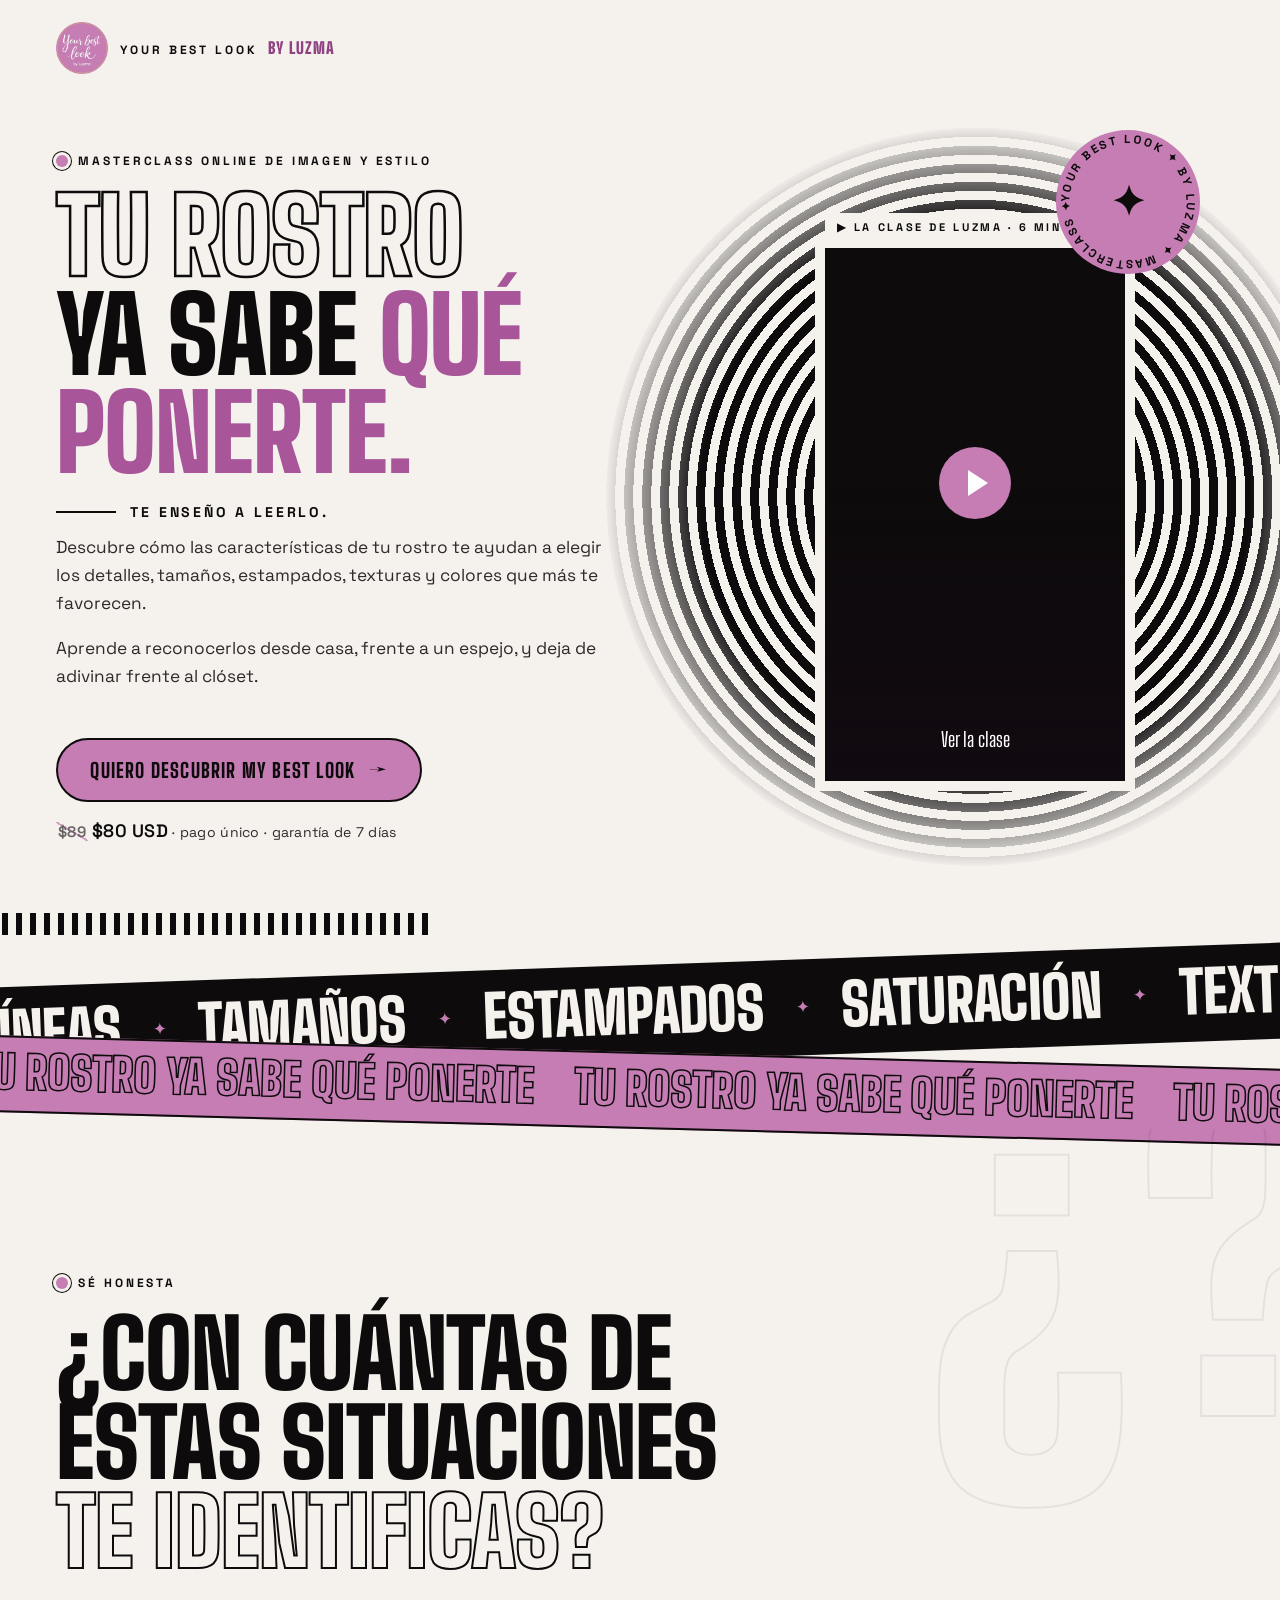
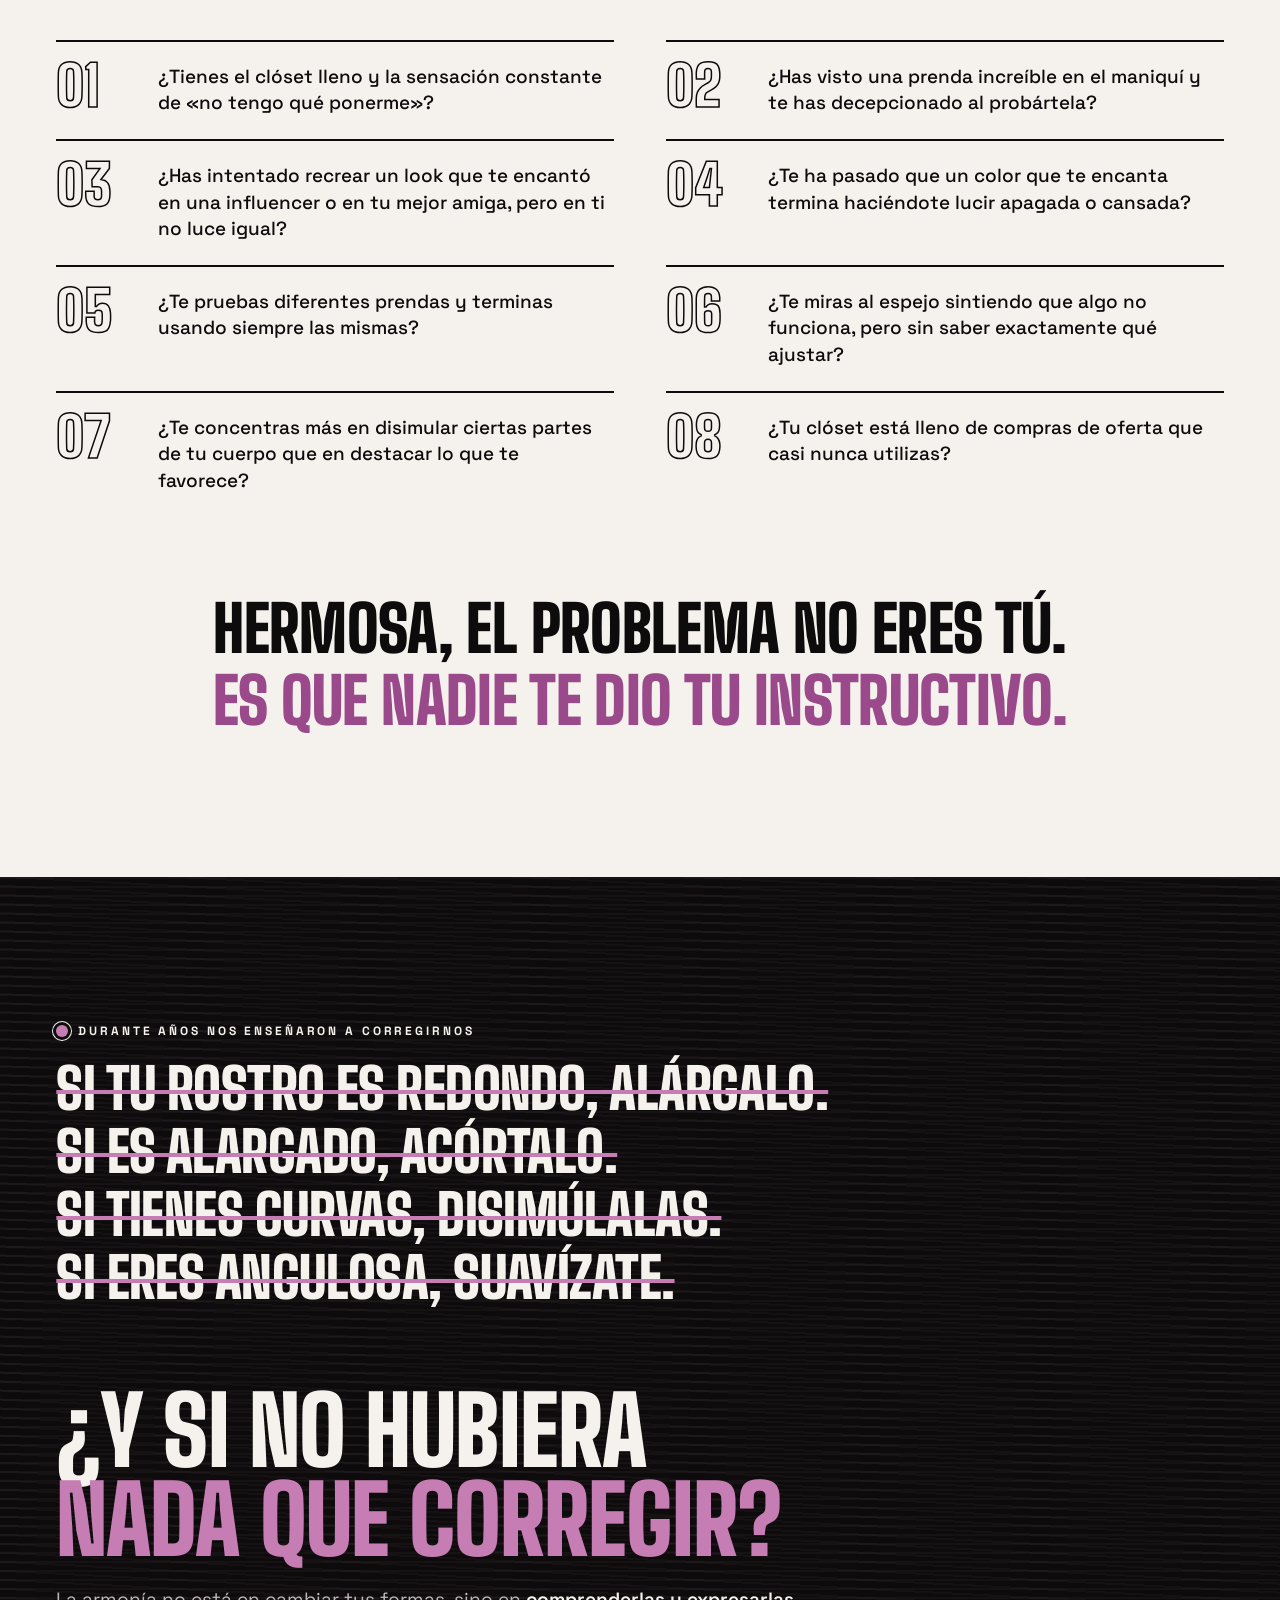
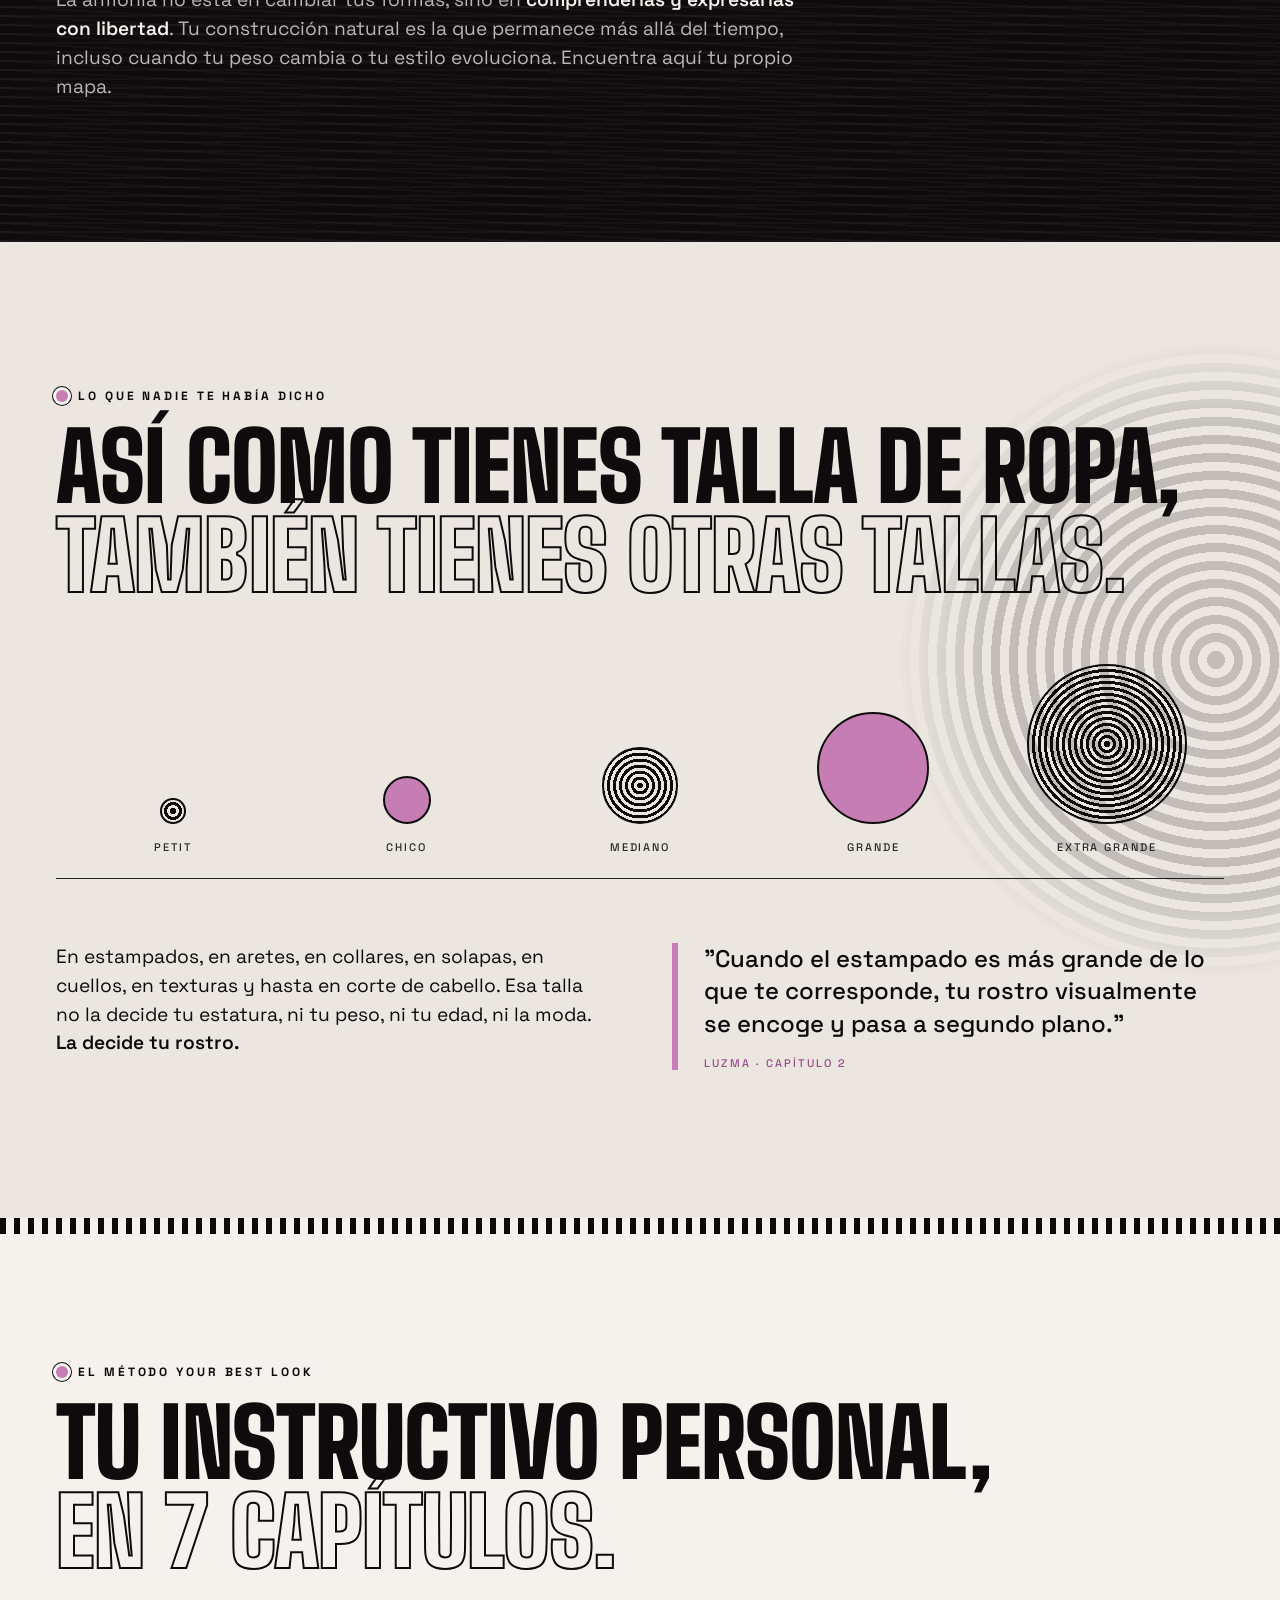
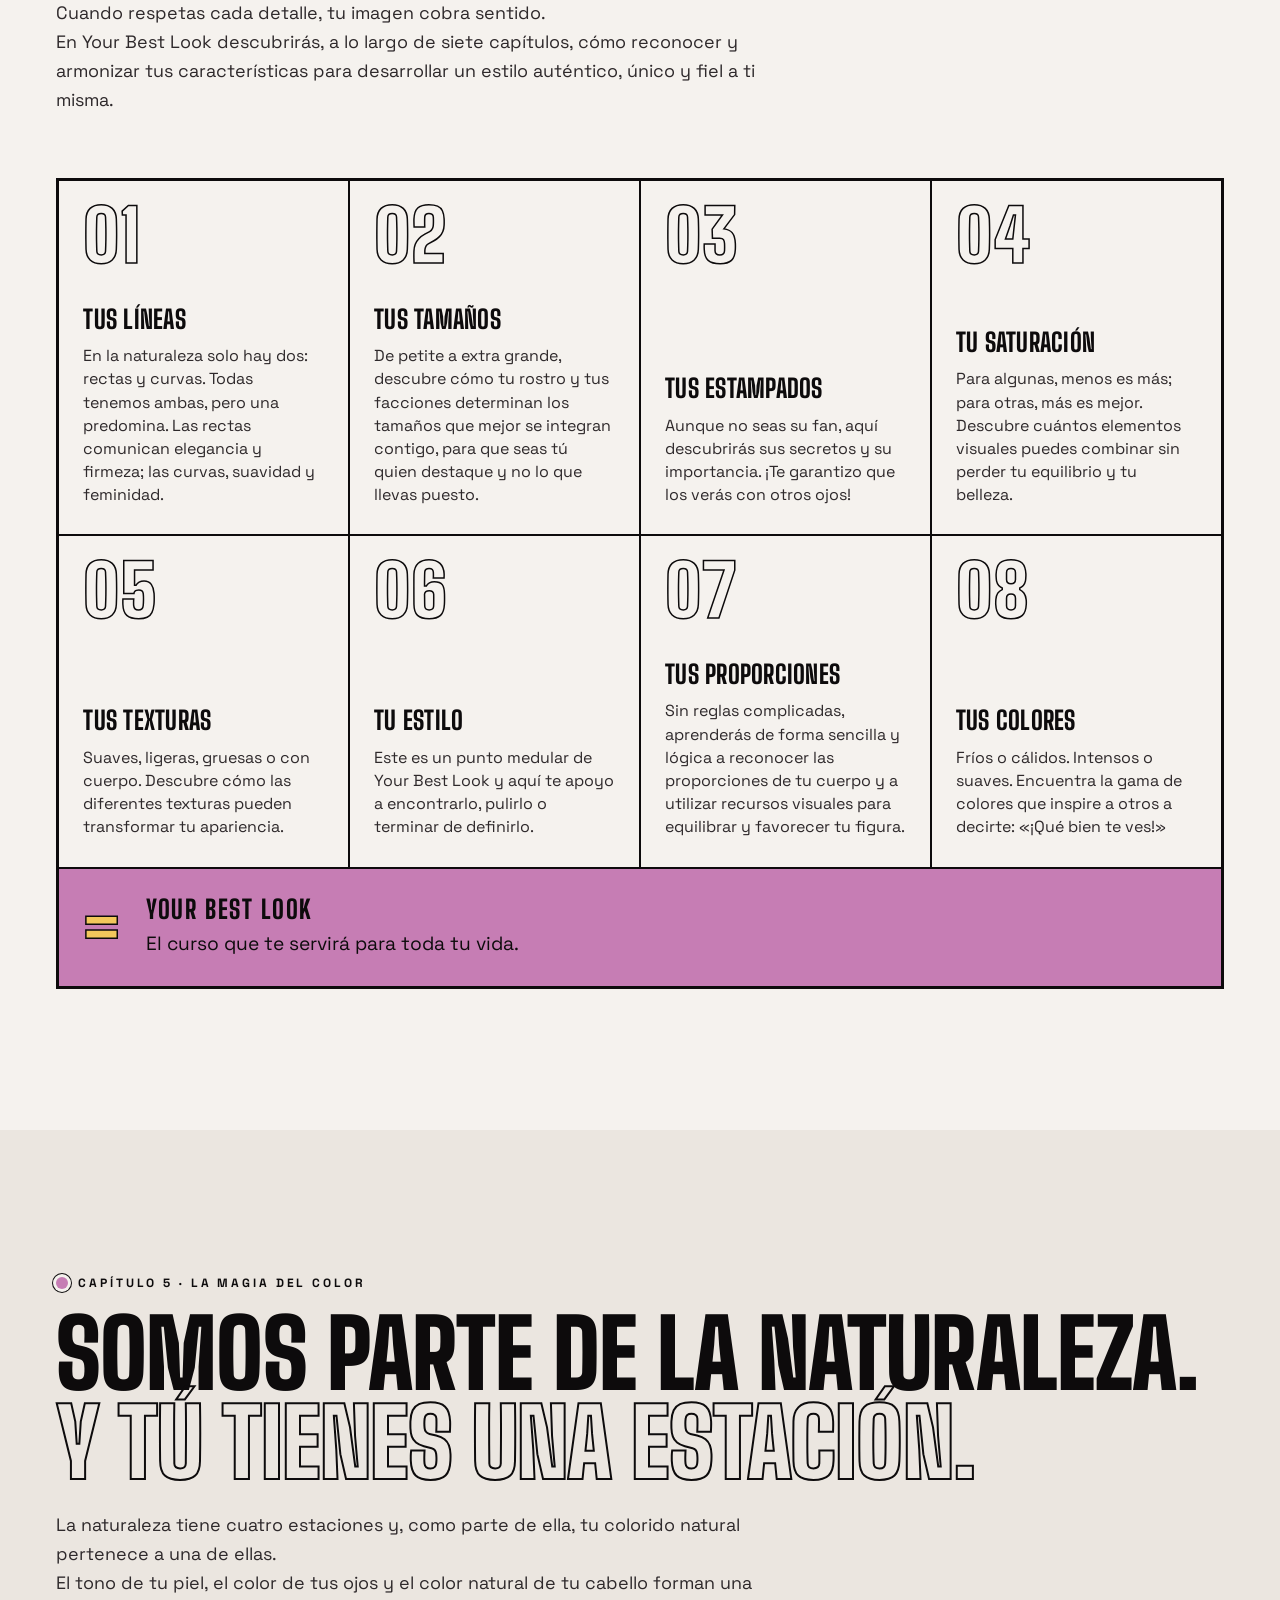
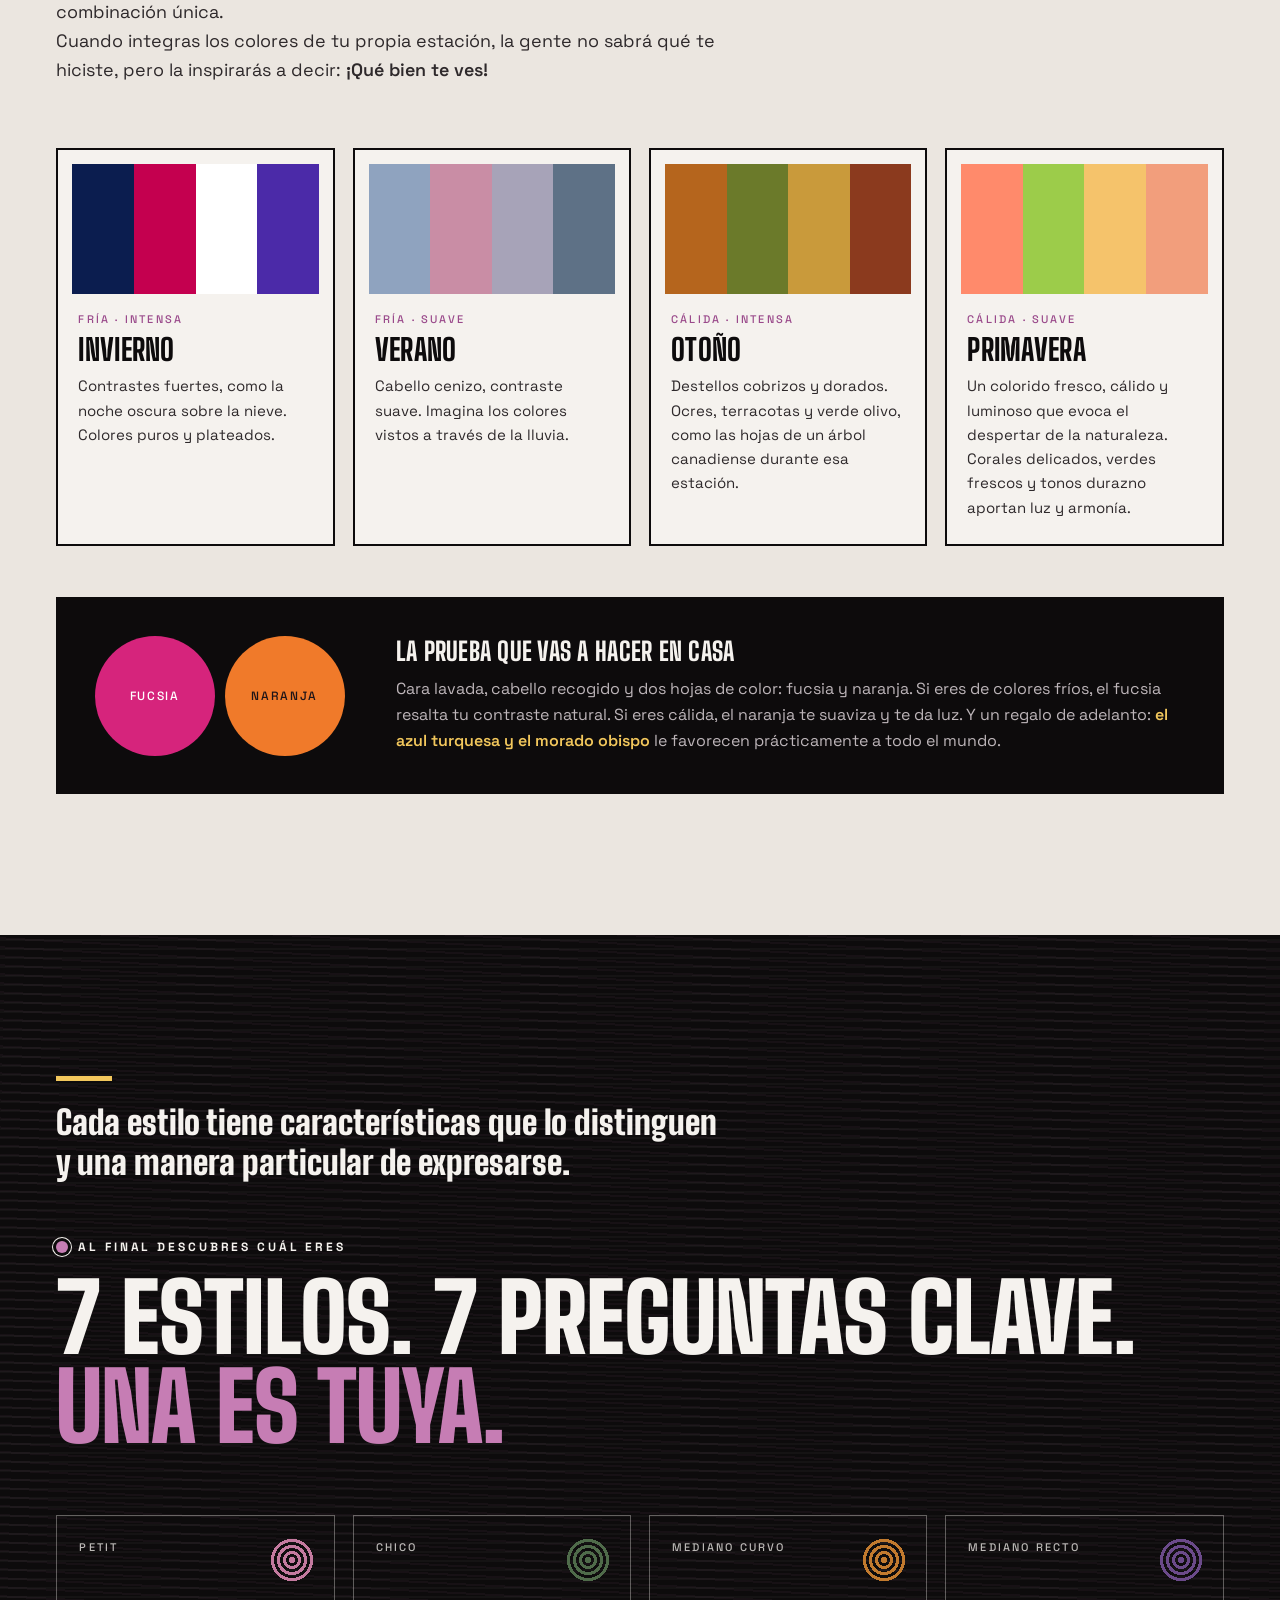
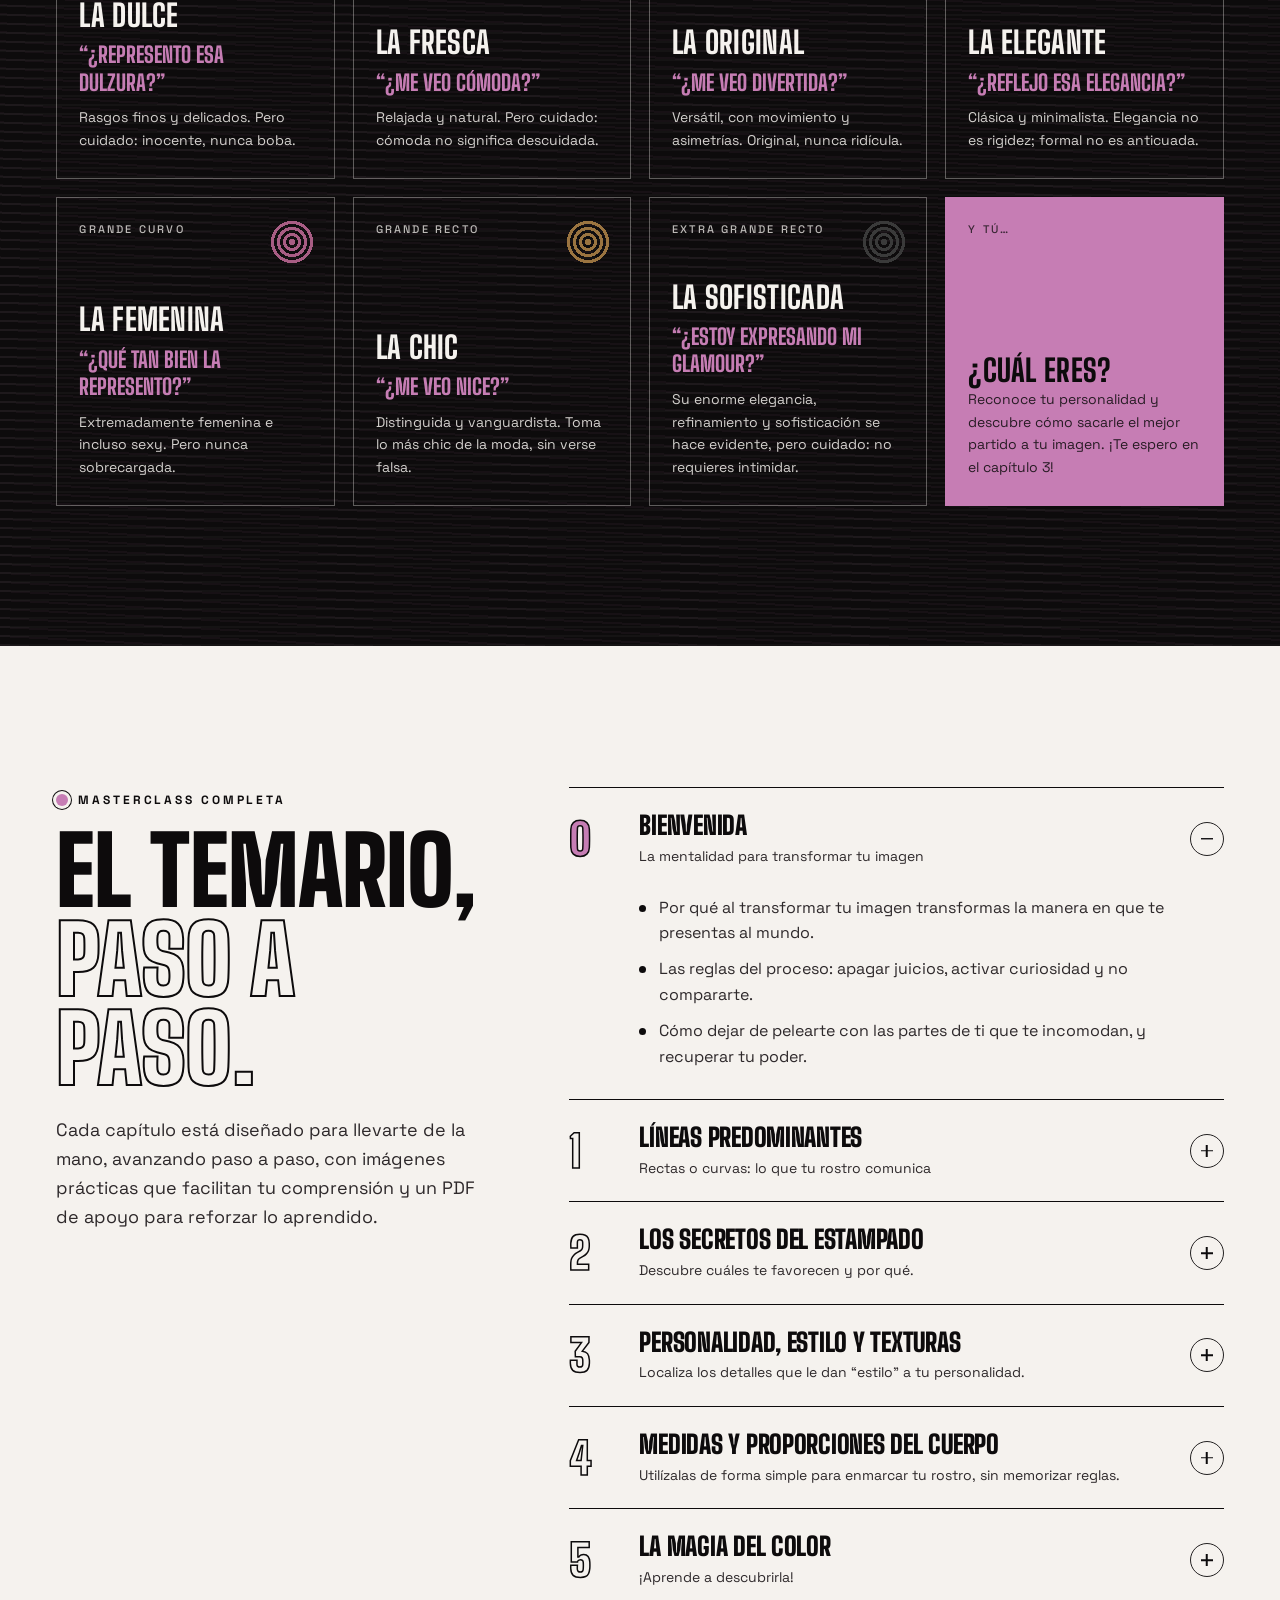
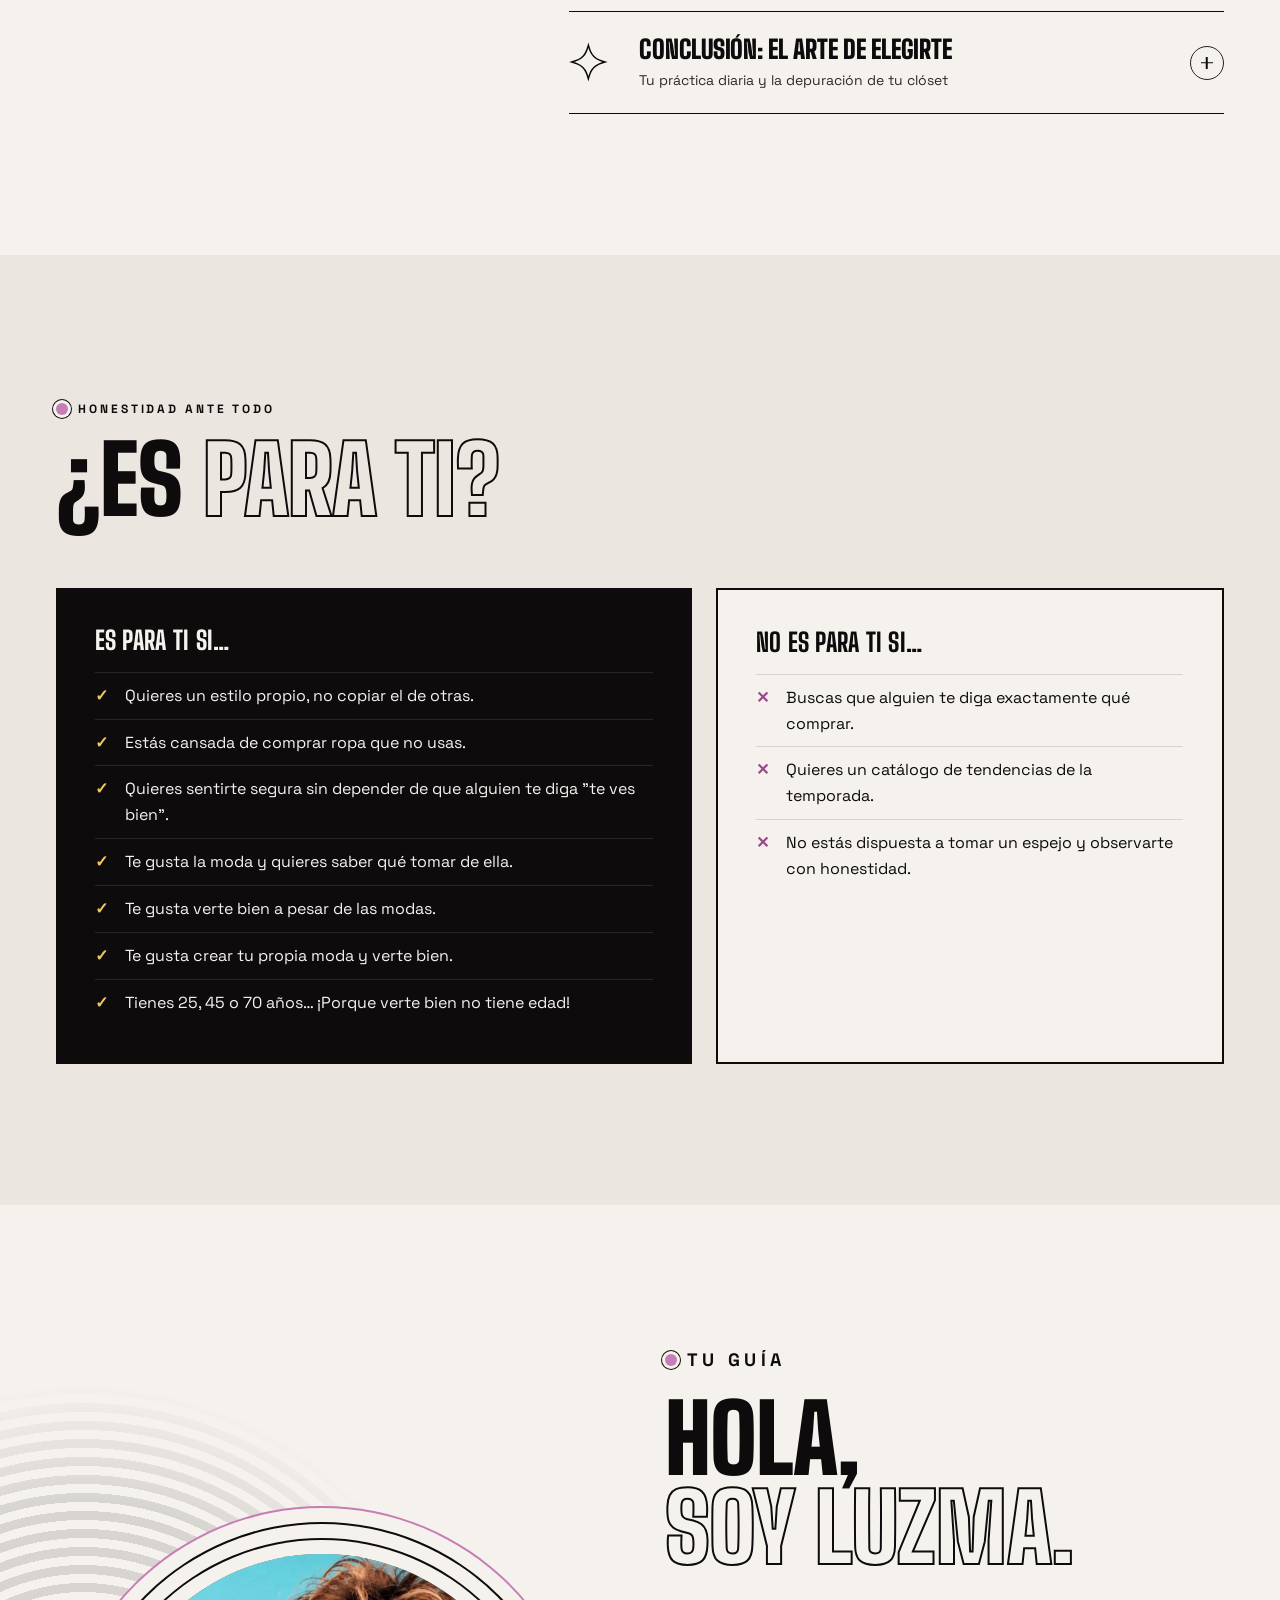
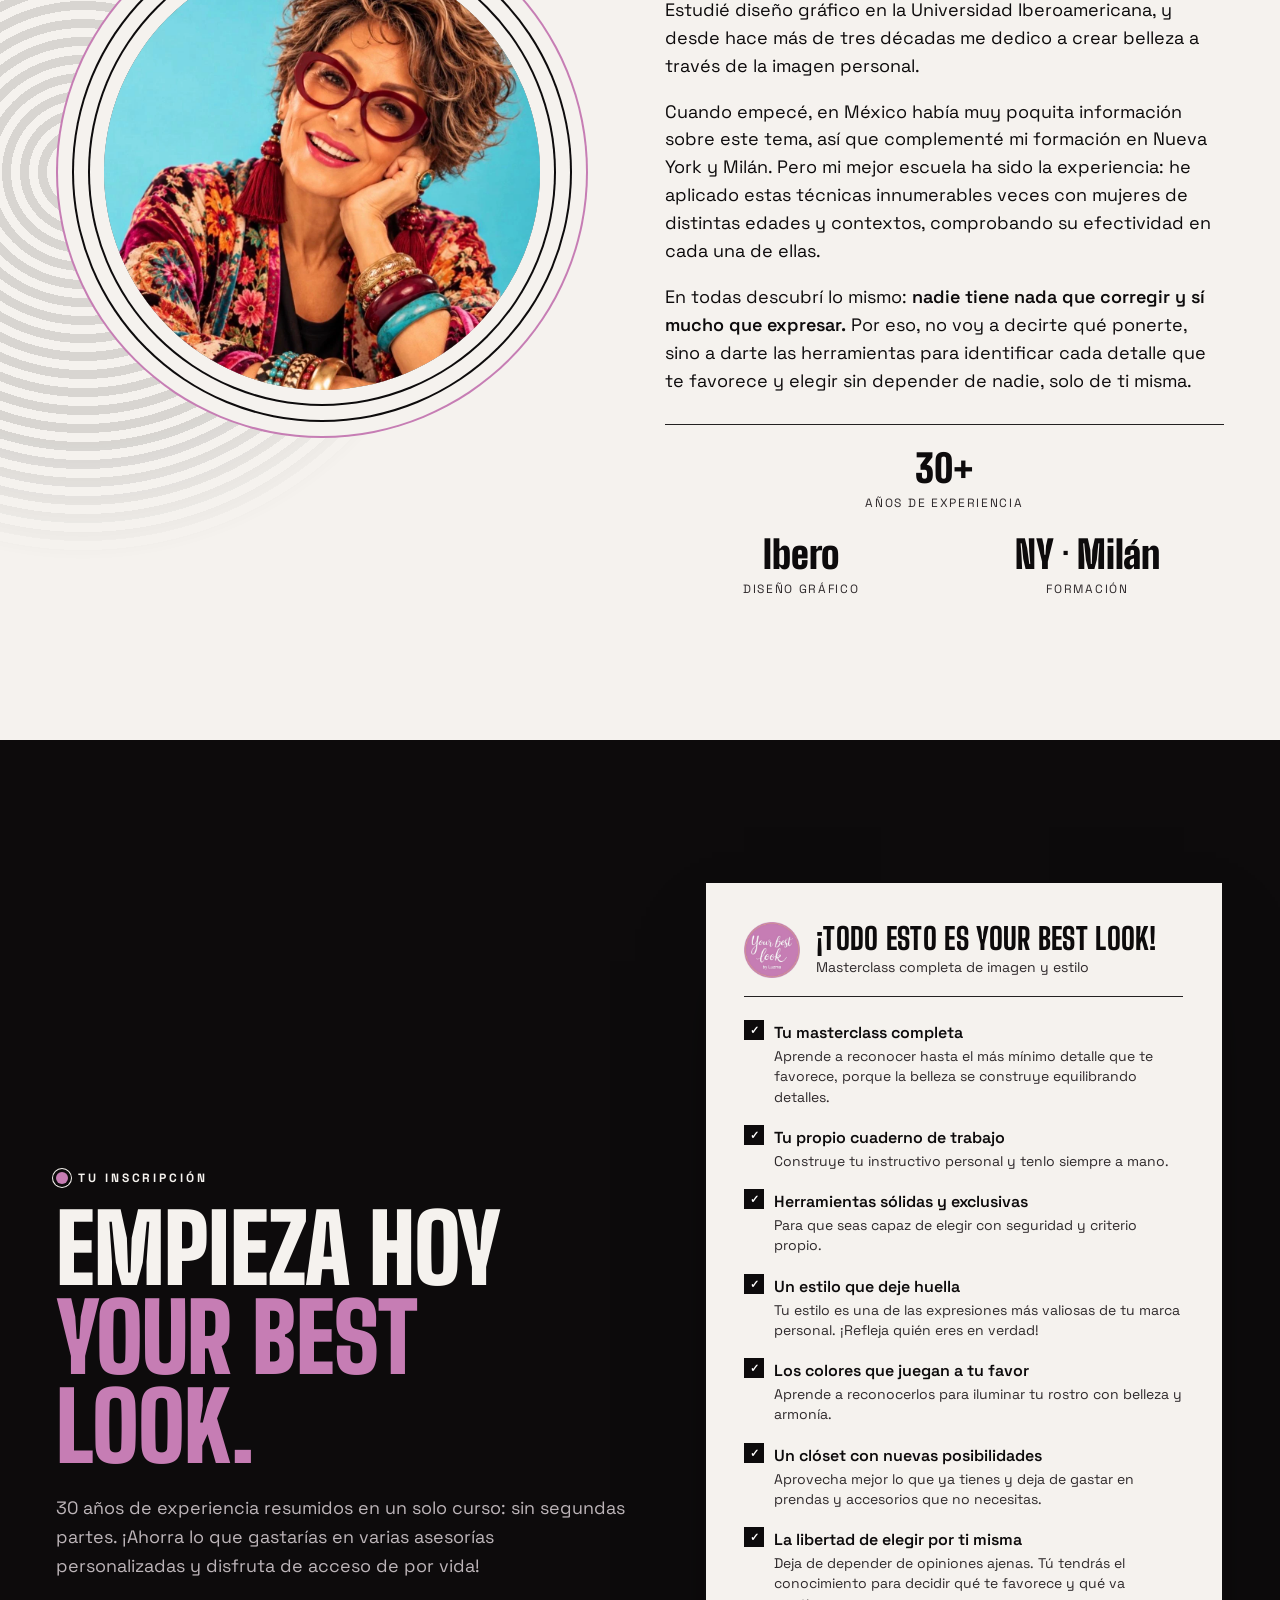
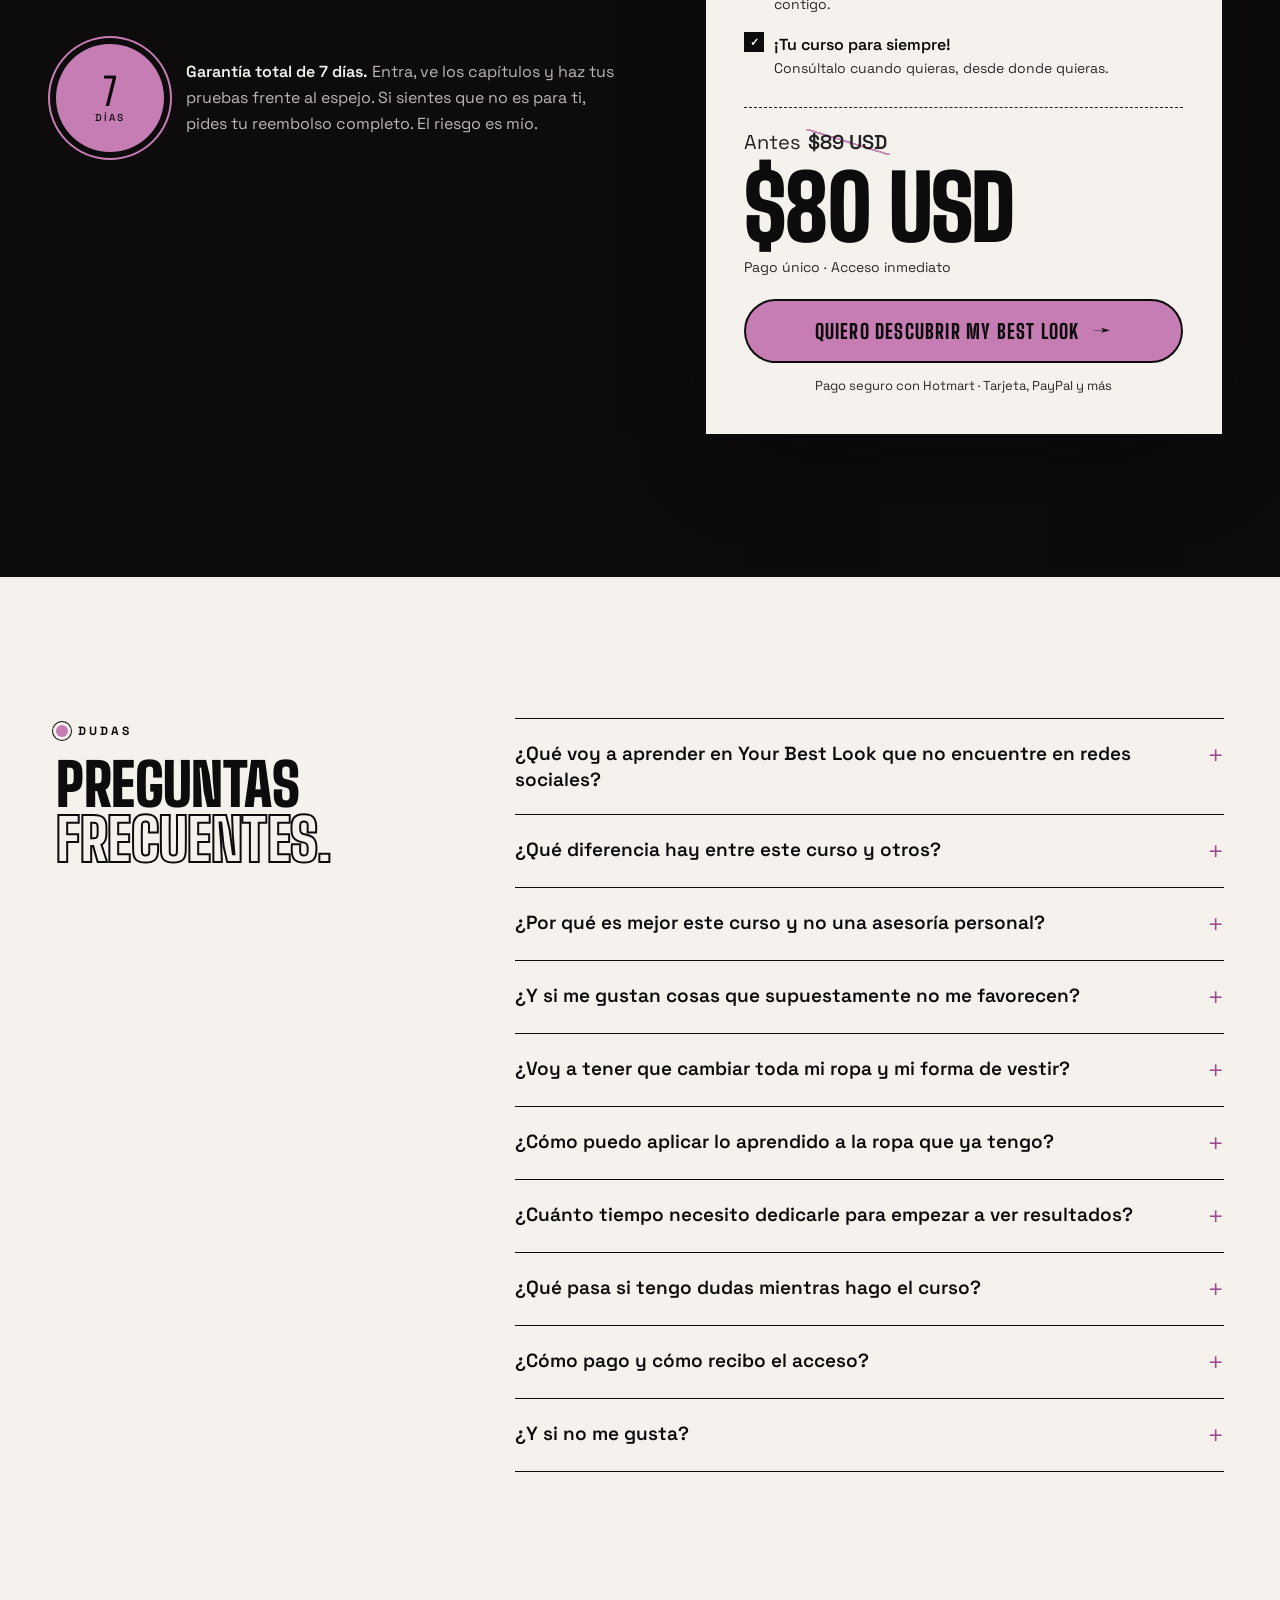
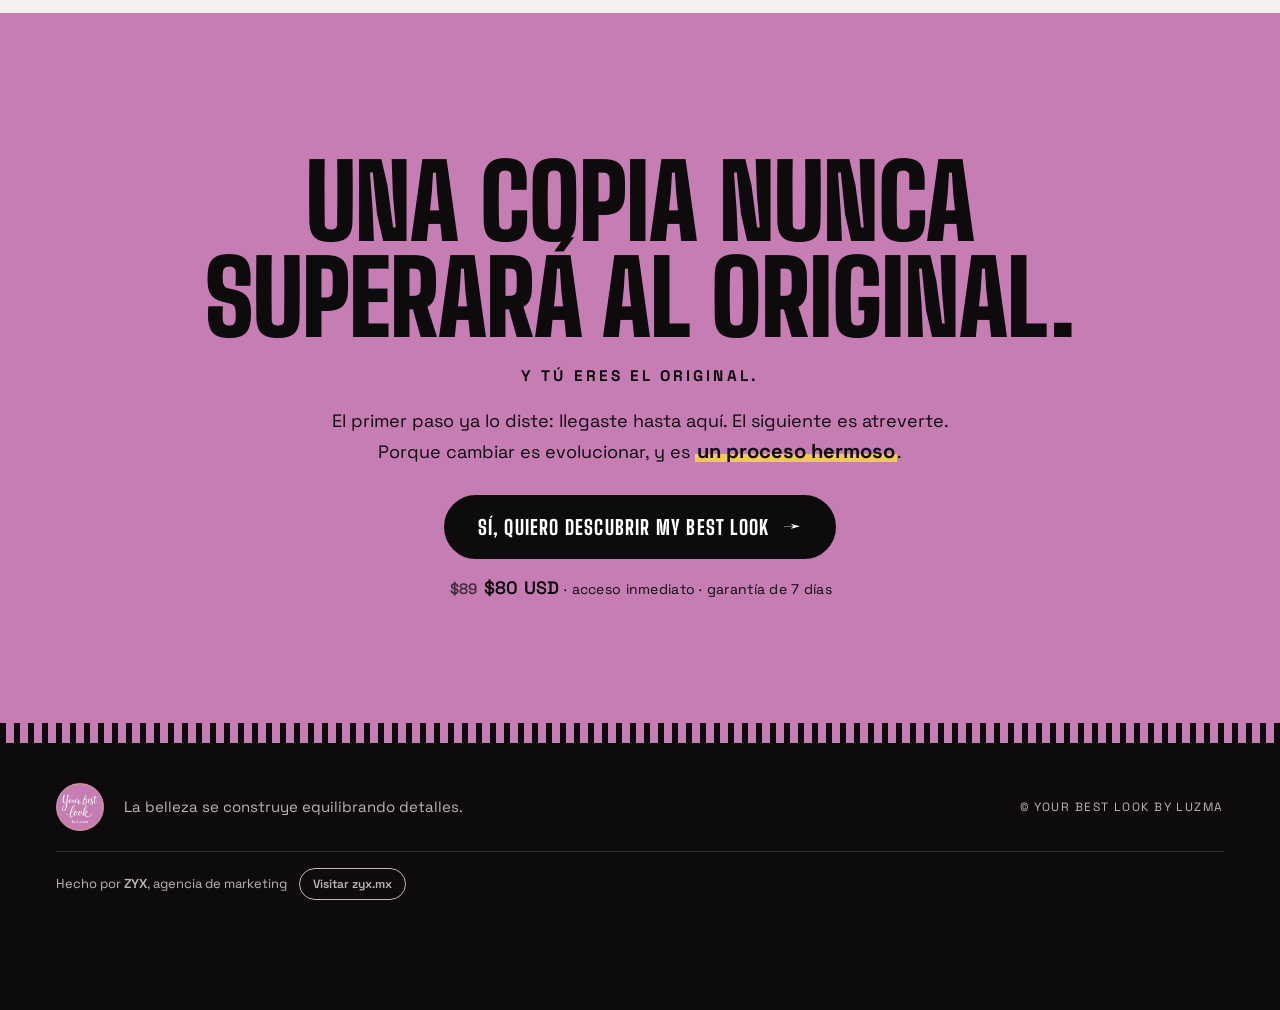
<file: 3/index.html>
<!doctype html>
<html lang="es">
<head>
<meta charset="utf-8">
<meta name="viewport" content="width=device-width,initial-scale=1">
<!-- Meta Pixel -->
<script>
!function(f,b,e,v,n,t,s){if(f.fbq)return;n=f.fbq=function(){n.callMethod?
n.callMethod.apply(n,arguments):n.queue.push(arguments)};if(!f._fbq)f._fbq=n;
n.push=n;n.loaded=!0;n.version='2.0';n.queue=[];t=b.createElement(e);t.async=!0;
t.src=v;s=b.getElementsByTagName(e)[0];s.parentNode.insertBefore(t,s)}(window,
document,'script','https://connect.facebook.net/en_US/fbevents.js');
fbq('init', '2261263981474725');
fbq('track', 'PageView');
</script>
<noscript><img height="1" width="1" style="display:none" src="https://www.facebook.com/tr?id=2261263981474725&ev=PageView&noscript=1"></noscript>
<!-- End Meta Pixel -->
<meta name="description" content="Tu rostro ya sabe qué ponerte. Aprende a leerlo con Luzma: líneas, tamaños, estampados, saturación, texturas, proporciones y color. Masterclass online · $80 USD · Garantía de 7 días.">
<meta property="og:title" content="Your Best Look by Luzma">
<meta property="og:description" content="Tu rostro ya sabe qué ponerte. Masterclass online de imagen y estilo con Luzma, 30+ años creando belleza.">
<meta property="og:image" content="https://yourbestlookbyluzma.com/assets/og.jpg">
<title>Your Best Look by Luzma | Masterclass online de imagen y estilo</title>
<meta name="robots" content="noindex">
<link rel="icon" type="image/png" href="../shared/favicon.png">
<meta name="theme-color" content="#f5f2ee">
<link rel="preconnect" href="https://fonts.googleapis.com"><link rel="preconnect" href="https://fonts.gstatic.com" crossorigin>
<link href="https://fonts.googleapis.com/css2?family=Big+Shoulders+Display:wght@700;800;900&family=Space+Grotesk:wght@400;500;600;700&display=swap" rel="stylesheet">
<link rel="stylesheet" href="../shared/base.css?v=4">
<link rel="stylesheet" href="theme.css?v=1">
</head>
<body class="landing t-v20 art">
<header class="hero">
<div class="hero__deco" aria-hidden="true"><svg class="badge" viewBox="0 0 200 200"><defs><path id="cp" d="M100 100m-78 0a78 78 0 1 1 156 0a78 78 0 1 1-156 0"/></defs><circle cx="100" cy="100" r="96" fill="#c67db4"/><text font-size="15.5" letter-spacing="3.2" fill="#0d0b0c"><textPath href="#cp">YOUR BEST LOOK ✦ BY LUZMA ✦ MASTERCLASS ✦ </textPath></text><text x="100" y="118" text-anchor="middle" font-size="54" fill="#0d0b0c">✦</text></svg>
<span class="stripes st1"></span></div>
<div class="wrap hero__grid">
  <div class="hero__brand"><img src="../shared/logo.png" alt="Your Best Look by Luzma" width="64" height="64"><span>Your Best Look <em>by Luzma</em></span></div>
  <div class="hero__text">
    <p class="kicker">Masterclass online de imagen y estilo</p>
    <h1><span class='o'>Tu rostro</span><br>ya sabe <span class='m'>qué ponerte.</span></h1>
    <p class="script hero__script">Te enseño a leerlo.</p>
    <p class="hero__lead">Descubre cómo las características de tu rostro te ayudan a elegir los detalles, tamaños, estampados, texturas y colores que más te favorecen.</p><p class="hero__lead">Aprende a reconocerlos desde casa, frente a un espejo, y deja de adivinar frente al clóset.</p>
  </div>
  <div class="hero__media"><div class="hero__vsl"><p class="hero__vslk">▶ La clase de Luzma · 6 min</p><div class="video" data-video></div></div></div>
  <div class="hero__cta" data-hero-cta><a class="btn " data-checkout href="#"><span>Quiero descubrir My Best Look</span><i class="btn__arrow" aria-hidden="true">→</i></a><p class="hero__price"><s data-price-before>$89</s> <b data-price>$80 USD</b> · pago único · garantía de <span data-guarantee>7</span> días</p></div>
</div>
</header>
<div class="marquee" aria-hidden="true"><div class="marquee__t"><span>Líneas</span><i>✦</i><span>Tamaños</span><i>✦</i><span>Estampados</span><i>✦</i><span>Saturación</span><i>✦</i><span>Texturas</span><i>✦</i><span>Proporciones</span><i>✦</i><span>Color</span><i>✦</i><span>Tu estilo</span><i>✦</i><span>Líneas</span><i>✦</i><span>Tamaños</span><i>✦</i><span>Estampados</span><i>✦</i><span>Saturación</span><i>✦</i><span>Texturas</span><i>✦</i><span>Proporciones</span><i>✦</i><span>Color</span><i>✦</i><span>Tu estilo</span><i>✦</i></div></div>
<div class="mq-out" aria-hidden="true"><div class="marquee__t"><span>Tu rostro ya sabe qué ponerte</span><span>Tu rostro ya sabe qué ponerte</span><span>Tu rostro ya sabe qué ponerte</span><span>Tu rostro ya sabe qué ponerte</span></div></div>
<section class="s pain">
<div class="sdeco" aria-hidden="true"><span class="bigq">¿?</span></div>
<div class="wrap">
<div class="sh"><p class="kicker" data-r>Sé honesta</p><h2 data-r>¿Con cuántas de estas situaciones <em>te identificas?</em></h2></div><ol class="pain__list"><li data-r><span class="n">01</span><p>¿Tienes el clóset lleno y la sensación constante de «no tengo qué ponerme»?</p></li><li data-r><span class="n">02</span><p>¿Has visto una prenda increíble en el maniquí y te has decepcionado al probártela?</p></li><li data-r><span class="n">03</span><p>¿Has intentado recrear un look que te encantó en una influencer o en tu mejor amiga, pero en ti no luce igual?</p></li><li data-r><span class="n">04</span><p>¿Te ha pasado que un color que te encanta termina haciéndote lucir apagada o cansada?</p></li><li data-r><span class="n">05</span><p>¿Te pruebas diferentes prendas y terminas usando siempre las mismas?</p></li><li data-r><span class="n">06</span><p>¿Te miras al espejo sintiendo que algo no funciona, pero sin saber exactamente qué ajustar?</p></li><li data-r><span class="n">07</span><p>¿Te concentras más en disimular ciertas partes de tu cuerpo que en destacar lo que te favorece?</p></li><li data-r><span class="n">08</span><p>¿Tu clóset está lleno de compras de oferta que casi nunca utilizas?</p></li></ol><p class="pain__turn" data-r>Hermosa, el problema no eres tú. <em>Es que nadie te dio tu instructivo.</em></p>
</div>
</section>
<section class="s reverse" data-tone="dark">
<div class="sdeco" aria-hidden="true"><span class="moire"></span></div>
<div class="wrap">
<p class="kicker" data-r>Durante años nos enseñaron a corregirnos</p><div class="rules"><p data-r><s>Si tu rostro es redondo, alárgalo.</s></p><p data-r><s>Si es alargado, acórtalo.</s></p><p data-r><s>Si tienes curvas, disimúlalas.</s></p><p data-r><s>Si eres angulosa, suavízate.</s></p></div><div class="reverse__a"><h2 data-r>¿Y si no hubiera <em>nada que corregir?</em></h2><p data-r>La armonía no está en cambiar tus formas, sino en <b>comprenderlas y expresarlas con libertad</b>. Tu construcción natural es la que permanece más allá del tiempo, incluso cuando tu peso cambia o tu estilo evoluciona. Encuentra aquí tu propio mapa.</p></div>
</div>
</section>
<section class="s idea" data-tone="alt">
<div class="sdeco" aria-hidden="true"><span class="op op2"></span></div>
<div class="wrap">
<div class="sh"><p class="kicker" data-r>Lo que nadie te había dicho</p><h2 data-r>Así como tienes talla de ropa, <em>también tienes otras tallas.</em></h2></div><div class="sizes" data-r aria-hidden="true"><div class="size"><i style="--s:0.16"></i><span>Petit</span></div><div class="size"><i style="--s:0.3"></i><span>Chico</span></div><div class="size"><i style="--s:0.48"></i><span>Mediano</span></div><div class="size"><i style="--s:0.7"></i><span>Grande</span></div><div class="size"><i style="--s:1"></i><span>Extra grande</span></div></div><div class="idea__grid"><p data-r>En estampados, en aretes, en collares, en solapas, en cuellos, en texturas y hasta en corte de cabello. Esa talla no la decide tu estatura, ni tu peso, ni tu edad, ni la moda. <b>La decide tu rostro.</b></p><blockquote data-r>"Cuando el estampado es más grande de lo que te corresponde, tu rostro visualmente se encoge y pasa a segundo plano."<cite>Luzma · Capítulo 2</cite></blockquote></div>
</div>
</section>
<section class="s tools">
<div class="sdeco" aria-hidden="true"><span class="stripes st2"></span></div>
<div class="wrap">
<div class="sh"><p class="kicker" data-r>El método Your Best Look</p><h2 data-r>Tu instructivo personal, <em>en 7 capítulos.</em></h2><p class="lead" data-r>Cuando respetas cada detalle, tu imagen cobra sentido.<br>En Your Best Look descubrirás, a lo largo de siete capítulos, cómo reconocer y armonizar tus características para desarrollar un estilo auténtico, único y fiel a ti misma.</p></div><ol class="tools__list"><li data-r><span class="n">01</span><h3>Tus líneas</h3><p>En la naturaleza solo hay dos: rectas y curvas. Todas tenemos ambas, pero una predomina. Las rectas comunican elegancia y firmeza; las curvas, suavidad y feminidad.</p></li><li data-r><span class="n">02</span><h3>Tus tamaños</h3><p>De petite a extra grande, descubre cómo tu rostro y tus facciones determinan los tamaños que mejor se integran contigo, para que seas tú quien destaque y no lo que llevas puesto.</p></li><li data-r><span class="n">03</span><h3>Tus estampados</h3><p>Aunque no seas su fan, aquí descubrirás sus secretos y su importancia. ¡Te garantizo que los verás con otros ojos!</p></li><li data-r><span class="n">04</span><h3>Tu saturación</h3><p>Para algunas, menos es más; para otras, más es mejor. Descubre cuántos elementos visuales puedes combinar sin perder tu equilibrio y tu belleza.</p></li><li data-r><span class="n">05</span><h3>Tus texturas</h3><p>Suaves, ligeras, gruesas o con cuerpo. Descubre cómo las diferentes texturas pueden transformar tu apariencia.</p></li><li data-r><span class="n">06</span><h3>Tu estilo</h3><p>Este es un punto medular de Your Best Look y aquí te apoyo a encontrarlo, pulirlo o terminar de definirlo.</p></li><li data-r><span class="n">07</span><h3>Tus proporciones</h3><p>Sin reglas complicadas, aprenderás de forma sencilla y lógica a reconocer las proporciones de tu cuerpo y a utilizar recursos visuales para equilibrar y favorecer tu figura.</p></li><li data-r><span class="n">08</span><h3>Tus colores</h3><p>Fríos o cálidos. Intensos o suaves. Encuentra la gama de colores que inspire a otros a decirte: «¡Qué bien te ves!»</p></li><li class="tools__sum" data-r><span class="n">=</span><h3>Your Best Look</h3><p>El curso que te servirá para toda tu vida.</p></li></ol>
</div>
</section>
<section class="s color" data-tone="alt">
<div class="wrap">
<div class="sh"><p class="kicker" data-r>Capítulo 5 · La magia del color</p><h2 data-r>Somos parte de la naturaleza. <em>Y tú tienes una estación.</em></h2><p class="lead" data-r>La naturaleza tiene cuatro estaciones y, como parte de ella, tu colorido natural pertenece a una de ellas.<br>El tono de tu piel, el color de tus ojos y el color natural de tu cabello forman una combinación única.<br>Cuando integras los colores de tu propia estación, la gente no sabrá qué te hiciste, pero la inspirarás a decir: <b>¡Qué bien te ves!</b></p></div><div class="seasons"><article class="season" data-r><div class="season__sw"><i style=--c:#0b1d4f></i><i style=--c:#c4004f></i><i style=--c:#ffffff></i><i style=--c:#4b2aa8></i></div><p class="season__k">Fría · intensa</p><h3>Invierno</h3><p>Contrastes fuertes, como la noche oscura sobre la nieve. Colores puros y plateados.</p></article><article class="season" data-r><div class="season__sw"><i style=--c:#8fa3bf></i><i style=--c:#c98da5></i><i style=--c:#a7a3b8></i><i style=--c:#5e7186></i></div><p class="season__k">Fría · suave</p><h3>Verano</h3><p>Cabello cenizo, contraste suave. Imagina los colores vistos a través de la lluvia.</p></article><article class="season" data-r><div class="season__sw"><i style=--c:#b5651d></i><i style=--c:#6b7a2a></i><i style=--c:#c99a3b></i><i style=--c:#8b3a1e></i></div><p class="season__k">Cálida · intensa</p><h3>Otoño</h3><p>Destellos cobrizos y dorados. Ocres, terracotas y verde olivo, como las hojas de un árbol canadiense durante esa estación.</p></article><article class="season" data-r><div class="season__sw"><i style=--c:#ff8a6b></i><i style=--c:#9ccc4a></i><i style=--c:#f5c36b></i><i style=--c:#f29e7c></i></div><p class="season__k">Cálida · suave</p><h3>Primavera</h3><p>Un colorido fresco, cálido y luminoso que evoca el despertar de la naturaleza. Corales delicados, verdes frescos y tonos durazno aportan luz y armonía.</p></article></div><div class="fx" data-r><div class="fx__sw" aria-hidden="true"><span>Fucsia</span><span>Naranja</span></div><div><h3>La prueba que vas a hacer en casa</h3><p>Cara lavada, cabello recogido y dos hojas de color: fucsia y naranja. Si eres de colores fríos, el fucsia resalta tu contraste natural. Si eres cálida, el naranja te suaviza y te da luz. Y un regalo de adelanto: <b>el azul turquesa y el morado obispo</b> le favorecen prácticamente a todo el mundo.</p></div></div>
</div>
</section>
<section class="s styles" data-tone="dark">
<div class="sdeco" aria-hidden="true"><span class="moire m2"></span></div>
<div class="wrap">
<p class="styles__intro" data-r>Cada estilo tiene características que lo distinguen y una manera particular de expresarse.</p><div class="sh"><p class="kicker" data-r>Al final descubres cuál eres</p><h2 data-r>7 estilos. 7 preguntas clave. <em>Una es tuya.</em></h2></div><div class="styles__grid"><article class="style" data-r style="--c:#c47a9f"><p class="style__k">Petit</p><h3>La dulce</h3><q>¿Represento esa dulzura?</q><p>Rasgos finos y delicados. Pero cuidado: inocente, nunca boba.</p></article><article class="style" data-r style="--c:#4f6b4a"><p class="style__k">Chico</p><h3>La fresca</h3><q>¿Me veo cómoda?</q><p>Relajada y natural. Pero cuidado: cómoda no significa descuidada.</p></article><article class="style" data-r style="--c:#c27a2e"><p class="style__k">Mediano curvo</p><h3>La original</h3><q>¿Me veo divertida?</q><p>Versátil, con movimiento y asimetrías. Original, nunca ridícula.</p></article><article class="style" data-r style="--c:#6b4a8a"><p class="style__k">Mediano recto</p><h3>La elegante</h3><q>¿Reflejo esa elegancia?</q><p>Clásica y minimalista. Elegancia no es rigidez; formal no es anticuada.</p></article><article class="style" data-r style="--c:#a85d84"><p class="style__k">Grande curvo</p><h3>La femenina</h3><q>¿Qué tan bien la represento?</q><p>Extremadamente femenina e incluso sexy. Pero nunca sobrecargada.</p></article><article class="style" data-r style="--c:#9a7440"><p class="style__k">Grande recto</p><h3>La chic</h3><q>¿Me veo nice?</q><p>Distinguida y vanguardista. Toma lo más chic de la moda, sin verse falsa.</p></article><article class="style" data-r style="--c:#3a3a3a"><p class="style__k">Extra grande recto</p><h3>La sofisticada</h3><q>¿Estoy expresando mi glamour?</q><p>Su enorme elegancia, refinamiento y sofisticación se hace evidente, pero cuidado: no requieres intimidar.</p></article><article class="style style--you" data-r><p class="style__k">Y tú…</p><h3>¿Cuál eres?</h3><p>Reconoce tu personalidad y descubre cómo sacarle el mejor partido a tu imagen. ¡Te espero en el capítulo 3!</p></article></div>
</div>
</section>
<section class="s syllabus">
<div class="wrap">
<div class="syllabus__grid"><div class="sh"><p class="kicker" data-r>Masterclass completa</p><h2 data-r>El temario, <em>paso a paso.</em></h2><p class="lead" data-r>Cada capítulo está diseñado para llevarte de la mano, avanzando paso a paso, con imágenes prácticas que facilitan tu comprensión y un PDF de apoyo para reforzar lo aprendido.</p></div><div class="chapters"><details class="ch" data-r open><summary><span class="ch__n">0</span><span class="ch__t"><b>Bienvenida</b><small>La mentalidad para transformar tu imagen</small></span><span class="ch__plus" aria-hidden="true"></span></summary><ul><li>Por qué al transformar tu imagen transformas la manera en que te presentas al mundo.</li><li>Las reglas del proceso: apagar juicios, activar curiosidad y no compararte.</li><li>Cómo dejar de pelearte con las partes de ti que te incomodan, y recuperar tu poder.</li></ul></details><details class="ch" data-r><summary><span class="ch__n">1</span><span class="ch__t"><b>Líneas predominantes</b><small>Rectas o curvas: lo que tu rostro comunica</small></span><span class="ch__plus" aria-hidden="true"></span></summary><ul><li>El test del espejo: cabello recogido y observación sin juicios.</li><li>Cómo leer tu frente, cejas, nariz, pómulos, labios y mandíbula.</li><li>Lo que revelan tus hombros y tu muñeca.</li><li>Los tipos de rostro y por qué el tamaño cambia todo.</li><li>Qué te conviene realzar, elegancia o feminidad, en ropa, zapatos, bolsos, collares y gafas.</li></ul></details><details class="ch" data-r><summary><span class="ch__n">2</span><span class="ch__t"><b>Los secretos del estampado</b><small>Descubre cuáles te favorecen y por qué.</small></span><span class="ch__plus" aria-hidden="true"></span></summary><ul><li>Los mitos que te alejan de tu estampado ideal (no, no depende de tu altura ni de tu cuerpo).</li><li>Secreto 1: tu tamaño, de petit a extra grande, con la prueba de los lunares.</li><li>Secreto 2: estampados con estructura, con movimiento o con ambos.</li><li>Secreto 3: la saturación, desde estoperoles y flecos hasta encaje, pedrería y volantes.</li><li>Cómo enmarcar tu rostro con aretes, collares, solapas, cuellos y cortes de cabello.</li></ul></details><details class="ch" data-r><summary><span class="ch__n">3</span><span class="ch__t"><b>Personalidad, estilo y texturas</b><small>Localiza los detalles que le dan “estilo” a tu personalidad.</small></span><span class="ch__plus" aria-hidden="true"></span></summary><ul><li>Personalidad no es lo mismo que estilo: cómo conectar quién eres con lo que usas.</li><li>Los 7 estilos, del petit al extra grande recto, con su pregunta clave y su "pero cuidado".</li><li>Qué texturas te favorecen, y cómo vestirte en frío y en calor sin perder estilo.</li><li>Ejercicios de análisis con ejemplos reales.</li></ul></details><details class="ch" data-r><summary><span class="ch__n">4</span><span class="ch__t"><b>Medidas y proporciones del cuerpo</b><small>Utilízalas de forma simple para enmarcar tu rostro, sin memorizar reglas.</small></span><span class="ch__plus" aria-hidden="true"></span></summary><ul><li>Cómo medir tu estatura, hombros y caderas con precisión.</li><li>Cómo leer cuello, busto, brazos, cintura, talle, abdomen, glúteos y piernas frente al espejo.</li><li>Las siluetas H, 8, X, O, A, V e I.</li><li>Líneas verticales, horizontales y diagonales: cómo usarlas para equilibrar tu figura.</li></ul></details><details class="ch" data-r><summary><span class="ch__n">5</span><span class="ch__t"><b>La magia del color</b><small>¡Aprende a descubrirla!</small></span><span class="ch__plus" aria-hidden="true"></span></summary><ul><li>Cómo el color afecta tu ánimo, tu energía y lo que comunicas.</li><li>Colores fríos y cálidos, y los dos colores universales.</li><li>Las 4 estaciones: invierno, verano, otoño y primavera.</li><li>La prueba del fucsia y el naranja (y el truco de la selfie).</li><li>Cómo elegir el tinte de tu cabello sin apagarte.</li></ul></details><details class="ch" data-r><summary><span class="ch__n">✦</span><span class="ch__t"><b>Conclusión: el arte de elegirte</b><small>Tu práctica diaria y la depuración de tu clóset</small></span><span class="ch__plus" aria-hidden="true"></span></summary><ul><li>Tu práctica diaria: dos técnicas al día, vayas al súper, al gimnasio o te quedes en casa.</li><li>El ejercicio de integración: revisa tu guardarropa con la nueva lupa, deja ir lo que no te suma y crea combinaciones nuevas.</li><li>La regla del 50% para no tirar estampados que sí te funcionan.</li></ul></details></div></div>
</div>
</section>
<section class="s fit" data-tone="alt">
<div class="wrap">
<div class="sh"><p class="kicker" data-r>Honestidad ante todo</p><h2 data-r>¿Es <em>para ti?</em></h2></div><div class="fit__grid"><div class="fit__yes" data-r><h3>Es para ti si…</h3><ul><li>Quieres un estilo propio, no copiar el de otras.</li><li>Estás cansada de comprar ropa que no usas.</li><li>Quieres sentirte segura sin depender de que alguien te diga "te ves bien".</li><li>Te gusta la moda y quieres saber qué tomar de ella.</li><li>Te gusta verte bien a pesar de las modas.</li><li>Te gusta crear tu propia moda y verte bien.</li><li>Tienes 25, 45 o 70 años… ¡Porque verte bien no tiene edad!</li></ul></div><div class="fit__no" data-r><h3>No es para ti si…</h3><ul><li>Buscas que alguien te diga exactamente qué comprar.</li><li>Quieres un catálogo de tendencias de la temporada.</li><li>No estás dispuesta a tomar un espejo y observarte con honestidad.</li></ul></div></div>
</div>
</section>
<section class="s luzma">
<div class="sdeco" aria-hidden="true"><span class="op op3"></span></div>
<div class="wrap">
<div class="luzma__grid"><figure class="luzma__photo" data-r><img src="../shared/img/luzma-color.webp" alt="Luzma, asesora de imagen" loading="lazy"></figure><div class="luzma__copy"><p class="kicker" data-r>Tu guía</p><h2 data-r>Hola, <em>soy Luzma.</em></h2><p data-r>Estudié diseño gráfico en la Universidad Iberoamericana, y desde hace más de tres décadas me dedico a crear belleza a través de la imagen personal.</p><p data-r>Cuando empecé, en México había muy poquita información sobre este tema, así que complementé mi formación en Nueva York y Milán. Pero mi mejor escuela ha sido la experiencia: he aplicado estas técnicas innumerables veces con mujeres de distintas edades y contextos, comprobando su efectividad en cada una de ellas.</p><p data-r>En todas descubrí lo mismo: <b>nadie tiene nada que corregir y sí mucho que expresar.</b> Por eso, no voy a decirte qué ponerte, sino a darte las herramientas para identificar cada detalle que te favorece y elegir sin depender de nadie, solo de ti misma.</p><dl class="creds" data-r><div><dt>30+</dt><dd>años de experiencia</dd></div><div><dt>Ibero</dt><dd>diseño gráfico</dd></div><div><dt>NY · Milán</dt><dd>formación</dd></div></dl></div></div>
</div>
</section>
<section class="s offer" data-tone="dark">
<div class="wrap">
<div class="offer__grid"><div class="offer__intro"><div class="sh"><p class="kicker" data-r>Tu inscripción</p><h2 data-r>Empieza hoy <em>your best look.</em></h2><p class="lead" data-r>30 años de experiencia resumidos en un solo curso: sin segundas partes. ¡Ahorra lo que gastarías en varias asesorías personalizadas y disfruta de acceso de por vida!</p></div><div class="guarantee" data-r><div class="seal"><b><span data-guarantee>7</span></b><small>días</small></div><p><strong>Garantía total de <span data-guarantee>7</span> días.</strong> Entra, ve los capítulos y haz tus pruebas frente al espejo. Si sientes que no es para ti, pides tu reembolso completo. El riesgo es mío.</p></div></div><div class="card" id="inscribete" data-r><div class="card__top"><img src="../shared/logo.png" alt="" width="64" height="64"><div><h3>¡Todo esto es Your Best Look!</h3><p>Masterclass completa de imagen y estilo</p></div></div><ul class="stack"><li><b>Tu masterclass completa</b><span>Aprende a reconocer hasta el más mínimo detalle que te favorece, porque la belleza se construye equilibrando detalles.</span></li><li><b>Tu propio cuaderno de trabajo</b><span>Construye tu instructivo personal y tenlo siempre a mano.</span></li><li><b>Herramientas sólidas y exclusivas</b><span>Para que seas capaz de elegir con seguridad y criterio propio.</span></li><li><b>Un estilo que deje huella</b><span>Tu estilo es una de las expresiones más valiosas de tu marca personal. ¡Refleja quién eres en verdad!</span></li><li><b>Los colores que juegan a tu favor</b><span>Aprende a reconocerlos para iluminar tu rostro con belleza y armonía.</span></li><li><b>Un clóset con nuevas posibilidades</b><span>Aprovecha mejor lo que ya tienes y deja de gastar en prendas y accesorios que no necesitas.</span></li><li><b>La libertad de elegir por ti misma</b><span>Deja de depender de opiniones ajenas. Tú tendrás el conocimiento para decidir qué te favorece y qué va contigo.</span></li><li><b>¡Tu curso para siempre!</b><span>Consúltalo cuando quieras, desde donde quieras.</span></li></ul><div class="price"><span class="was">Antes <s data-price-before>$89 USD</s></span><span class="amt" data-price>$80 USD</span><span class="note">Pago único · Acceso inmediato</span></div><a class="btn btn--block" data-checkout href="#"><span>Quiero descubrir My Best Look</span><i class="btn__arrow" aria-hidden="true">→</i></a><p class="micro">Pago seguro con Hotmart · Tarjeta, PayPal y más</p></div></div>
</div>
</section>
<section class="s faq">
<div class="wrap">
<div class="faq__grid"><div class="sh"><p class="kicker" data-r>Dudas</p><h2 data-r>Preguntas <em>frecuentes.</em></h2></div><div class="faq__list"><details data-r><summary>¿Qué voy a aprender en Your Best Look que no encuentre en redes sociales?</summary><p>En redes encuentras consejos generales. En Your Best Look aprenderás a observar tus propias características, descubrir cómo se relacionan entre sí y reconocer los detalles que hacen la diferencia en tu imagen. No se trata de seguir consejos, sino de comprender qué funciona para ti y por qué.</p></details><details data-r><summary>¿Qué diferencia hay entre este curso y otros?</summary><p>Your Best Look no te encasilla en estándares generales ni fórmulas preestablecidas. Te enseña a descubrir lo que te favorece a partir de las características únicas de tu rostro, con un método desarrollado y perfeccionado a lo largo de más de 30 años de experiencia.</p></details><details data-r><summary>¿Por qué es mejor este curso y no una asesoría personal?</summary><p>Primero, porque te cuesta muchísimo menos que una asesoría individual. Segundo, porque Your Best Look solo tendrás que pagarlo una vez. A partir de ahí, contarás de por vida con las herramientas y el criterio necesarios para reafirmar o evolucionar tu estilo de forma autónoma, en cualquier etapa de tu vida.</p></details><details data-r><summary>¿Y si me gustan cosas que supuestamente no me favorecen?</summary><p>¡No tienes por qué renunciar a ellas! En Your Best Look aprenderás a jugar con los detalles para integrarlas a tu estilo de manera armoniosa. Recuerda que no se trata de seguir reglas ni prohibiciones, sino de conocerlas para elegir libremente, en pro de tu belleza.</p></details><details data-r><summary>¿Voy a tener que cambiar toda mi ropa y mi forma de vestir?</summary><p>¡Por supuesto que no! Your Best Look te ayudará a descubrir nuevas posibilidades para adaptarlo a lo que ya tienes, aprovechar mejor tus prendas y accesorios y hacer cambios únicamente si tú lo eliges. ¡No se trata de cambiar quién eres, sino de afinar y potenciar tu belleza y tu estilo!</p></details><details data-r><summary>¿Cómo puedo aplicar lo aprendido a la ropa que ya tengo?</summary><p>¡Tu clóset será tu mejor laboratorio! Descubrirás nuevas combinaciones y aprenderás a jugar con los detalles para favorecer tu rostro y reflejar tu personalidad. ¡Aprovecharás al máximo lo que ya tienes y aprenderás a elegir mejor tus próximas compras!</p></details><details data-r><summary>¿Cuánto tiempo necesito dedicarle para empezar a ver resultados?</summary><p>¡Desde el primer capítulo podrás comenzar a aplicar lo aprendido! Avanza a tu propio ritmo, realiza los ejercicios y descubre cómo pequeños detalles pueden hacer una gran diferencia en tu imagen. En pocas palabras, ¡dependerá absolutamente de ti!</p></details><details data-r><summary>¿Qué pasa si tengo dudas mientras hago el curso?</summary><p>Your Best Look está diseñado para que aprendas de forma clara, sencilla y autónoma. Cada capítulo incluye explicaciones visuales, ejercicios y materiales de apoyo que te ayudarán a comprender y aplicar lo aprendido. ¡Créeme, mis 30 años de experiencia los verás reflejados en cada detalle del curso!</p></details><details data-r><summary>¿Cómo pago y cómo recibo el acceso?</summary><p>El pago es seguro a través de Hotmart, con tarjeta y otros métodos según tu país. Al terminar recibes tu acceso por correo de inmediato.</p></details><details data-r><summary>¿Y si no me gusta?</summary><p>Tienes <span data-guarantee>7</span> días de garantía. Si sientes que no es para ti, solicitas tu reembolso completo desde Hotmart. Sin preguntas.</p></details></div></div>
</div>
</section>
<section class="s final" data-tone="accent">
<div class="sdeco" aria-hidden="true"><span class="stripes st3"></span></div>
<div class="wrap">
<h2 data-r>Una copia nunca superará al original.</h2><p class="script final__script" data-r>Y tú eres el original.</p><p class="final__p" data-r>El primer paso ya lo diste: llegaste hasta aquí. El siguiente es atreverte. Porque cambiar es evolucionar, y es <strong class="final__em">un proceso hermoso</strong>.</p><div class="final__cta" data-r><a class="btn " data-checkout href="#"><span>Sí, quiero descubrir My Best Look</span><i class="btn__arrow" aria-hidden="true">→</i></a><p class="hero__price"><s data-price-before>$89</s> <b data-price>$80 USD</b> · acceso inmediato · garantía de <span data-guarantee>7</span> días</p></div>
</div>
</section>
<footer class="footer"><div class="wrap"><img src="../shared/logo.png" alt="" width="48" height="48" loading="lazy"><p>La belleza se construye equilibrando detalles.</p><p class="footer__c">© Your Best Look by Luzma</p><div class="zyx"><span>Hecho por <b>ZYX</b>, agencia de marketing</span><a href="https://zyx.mx" target="_blank" rel="noopener">Visitar zyx.mx</a></div></div></footer>
<div class="sticky-cta"><div class="t"><b>Your Best Look</b><s class="was-inline" data-price-before>$89</s> <span data-price>$80 USD</span></div><a class="btn" data-checkout href="#">Quiero mi Best Look</a></div>

<script src="../assets/config.js?v=6"></script>
<script src="../assets/app.js"></script>
<script src="../shared/fx.js"></script><script src="../shared/art.js"></script>
</body>
</html>
</file>
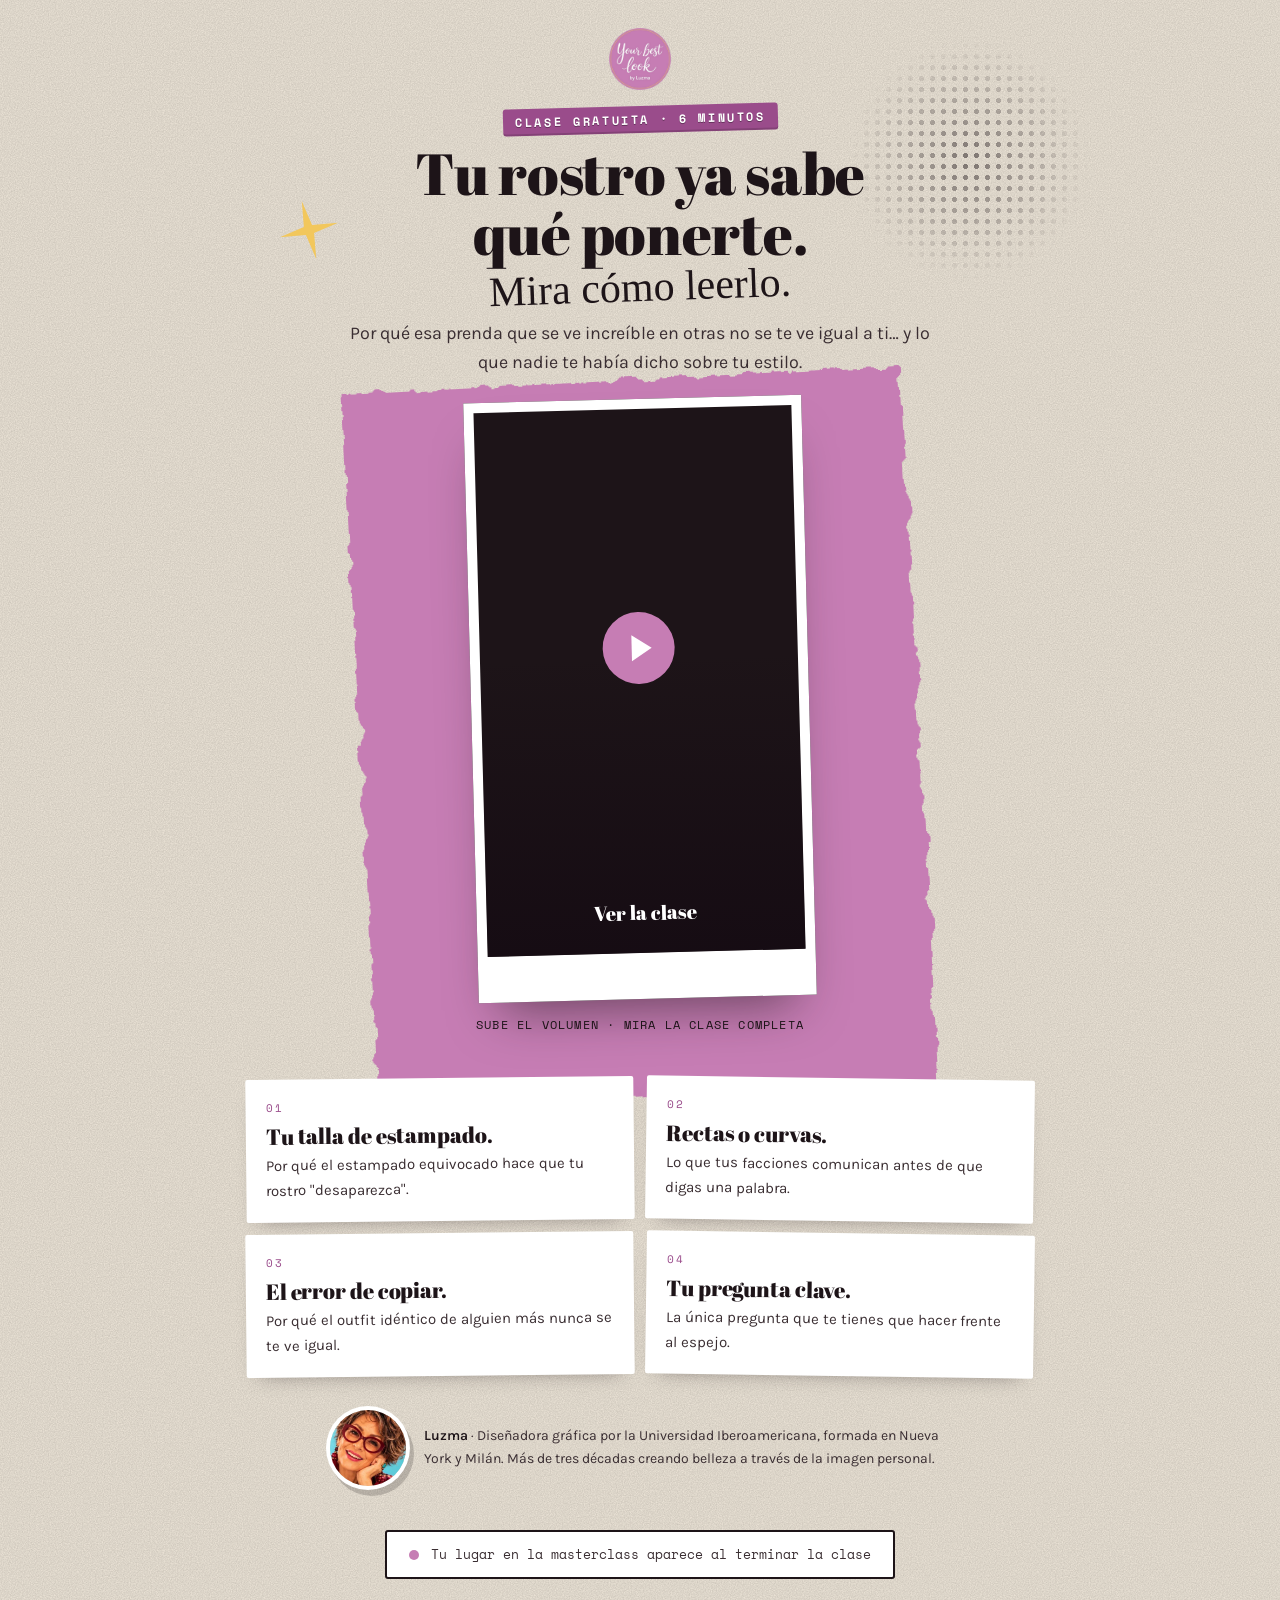
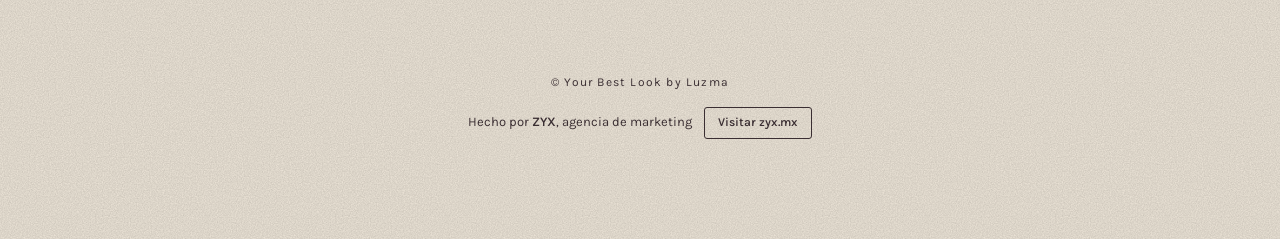
<file: clase/index.html>
<!doctype html>
<html lang="es">
<head>
<meta charset="utf-8">
<meta name="viewport" content="width=device-width,initial-scale=1">
<!-- Meta Pixel -->
<script>
!function(f,b,e,v,n,t,s){if(f.fbq)return;n=f.fbq=function(){n.callMethod?
n.callMethod.apply(n,arguments):n.queue.push(arguments)};if(!f._fbq)f._fbq=n;
n.push=n;n.loaded=!0;n.version='2.0';n.queue=[];t=b.createElement(e);t.async=!0;
t.src=v;s=b.getElementsByTagName(e)[0];s.parentNode.insertBefore(t,s)}(window,
document,'script','https://connect.facebook.net/en_US/fbevents.js');
fbq('init', '2261263981474725');
fbq('track', 'PageView');
</script>
<noscript><img height="1" width="1" style="display:none" src="https://www.facebook.com/tr?id=2261263981474725&ev=PageView&noscript=1"></noscript>
<!-- End Meta Pixel -->
<meta name="description" content="Tu rostro ya sabe qué ponerte. Aprende a leerlo con Luzma: líneas, tamaños, estampados, saturación, texturas, proporciones y color. Masterclass online · $80 USD · Garantía de 7 días.">
<meta property="og:title" content="Your Best Look by Luzma">
<meta property="og:description" content="Tu rostro ya sabe qué ponerte. Masterclass online de imagen y estilo con Luzma, 30+ años creando belleza.">
<meta property="og:image" content="https://yourbestlookbyluzma.com/assets/og.jpg">
<title>Clase gratuita con Luzma | Your Best Look</title>
<meta name="robots" content="noindex">
<link rel="icon" type="image/png" href="../shared/favicon.png">
<meta name="theme-color" content="#efe7da">
<link rel="preconnect" href="https://fonts.googleapis.com"><link rel="preconnect" href="https://fonts.gstatic.com" crossorigin>
<link href="https://fonts.googleapis.com/css2?family=Abril+Fatface&family=Karla:wght@400;500;700&family=Permanent+Marker&family=Space+Mono:wght@400;700&display=swap" rel="stylesheet">
<link rel="stylesheet" href="../shared/base.css?v=4">
<link rel="stylesheet" href="../theme.css?v=1">
</head>
<body class="clase t-v11 art" data-gated>
<main class="clase__main">
<div class="clase__deco" aria-hidden="true"><svg class="svgdefs"><filter id="torn" x="-5%" y="-5%" width="110%" height="110%"><feTurbulence type="fractalNoise" baseFrequency=".04" numOctaves="4" seed="7"/><feDisplacementMap in="SourceGraphic" scale="16" xChannelSelector="R" yChannelSelector="G"/></filter></svg>
<span class="paper cp1"></span><span class="dots cd1"></span><span class="star cs1">✦</span></div>
<header class="clase__head">
  <img class="clase__logo" src="../shared/logo.png" alt="Your Best Look by Luzma" width="72" height="72">
  <p class="kicker">Clase gratuita · 6 minutos</p>
  <h1>Tu rostro ya sabe qué ponerte.</h1>
  <p class="script clase__script">Mira cómo leerlo.</p>
  <p class="clase__sub">Por qué esa prenda que se ve increíble en otras no se te ve igual a ti… y lo que nadie te había dicho sobre tu estilo.</p>
</header>
<div class="clase__video"><div class="video" data-video></div></div>
<p class="clase__sound">Sube el volumen · Mira la clase completa</p>
<ol class="learn"><li><b>Tu talla de estampado.</b> Por qué el estampado equivocado hace que tu rostro "desaparezca".</li><li><b>Rectas o curvas.</b> Lo que tus facciones comunican antes de que digas una palabra.</li><li><b>El error de copiar.</b> Por qué el outfit idéntico de alguien más nunca se te ve igual.</li><li><b>Tu pregunta clave.</b> La única pregunta que te tienes que hacer frente al espejo.</li></ol>
<div class="mini-bio"><img src="../shared/img/luzma-rostro.webp" alt="Luzma" width="240" height="240" loading="lazy"><p><b>Luzma</b> · Diseñadora gráfica por la Universidad Iberoamericana, formada en Nueva York y Milán. Más de tres décadas creando belleza a través de la imagen personal.</p></div>
<div class="gate">
  <div class="gate-wait"><i></i> Tu lugar en la masterclass aparece al terminar la clase</div>
  <div class="gate-open">
    <p class="gate__lead">Hermosa, el primer paso ya lo diste. <em>El siguiente es atreverte.</em></p>
    <div class="card"><div class="card__top"><img src="../shared/logo.png" alt="" width="64" height="64"><div><h3>¡Todo esto es Your Best Look!</h3><p>Masterclass completa de imagen y estilo</p></div></div><ul class="stack"><li><b>Tu masterclass completa</b><span>Aprende a reconocer hasta el más mínimo detalle que te favorece, porque la belleza se construye equilibrando detalles.</span></li><li><b>Tu propio cuaderno de trabajo</b><span>Construye tu instructivo personal y tenlo siempre a mano.</span></li><li><b>Herramientas sólidas y exclusivas</b><span>Para que seas capaz de elegir con seguridad y criterio propio.</span></li><li><b>Un estilo que deje huella</b><span>Tu estilo es una de las expresiones más valiosas de tu marca personal. ¡Refleja quién eres en verdad!</span></li><li><b>Los colores que juegan a tu favor</b><span>Aprende a reconocerlos para iluminar tu rostro con belleza y armonía.</span></li><li><b>Un clóset con nuevas posibilidades</b><span>Aprovecha mejor lo que ya tienes y deja de gastar en prendas y accesorios que no necesitas.</span></li><li><b>La libertad de elegir por ti misma</b><span>Deja de depender de opiniones ajenas. Tú tendrás el conocimiento para decidir qué te favorece y qué va contigo.</span></li><li><b>¡Tu curso para siempre!</b><span>Consúltalo cuando quieras, desde donde quieras.</span></li></ul><div class="price"><span class="was">Antes <s data-price-before>$89 USD</s></span><span class="amt" data-price>$80 USD</span><span class="note">Pago único · Acceso inmediato</span></div><a class="btn btn--block" data-checkout href="#"><span>Quiero descubrir My Best Look</span><i class="btn__arrow" aria-hidden="true">→</i></a><p class="micro">Pago seguro con Hotmart · Garantía de <span data-guarantee>7</span> días</p></div>
    <p class="gate__close">Una copia nunca superará al original. <span class="script">Y tú eres el original.</span></p>
  </div>
</div>
</main>
<footer class="clase__foot">© Your Best Look by Luzma<div class="zyx"><span>Hecho por <b>ZYX</b>, agencia de marketing</span><a href="https://zyx.mx" target="_blank" rel="noopener">Visitar zyx.mx</a></div></footer>
<div class="sticky-cta"><div class="t"><b>Your Best Look</b><s class="was-inline" data-price-before>$89</s> <span data-price>$80 USD</span></div><a class="btn" data-checkout href="#">Quiero mi Best Look</a></div>

<script src="../assets/config.js?v=6"></script>
<script src="../assets/app.js"></script>
<script src="../shared/fx.js"></script><script src="../shared/art.js"></script>
</body>
</html>
</file>
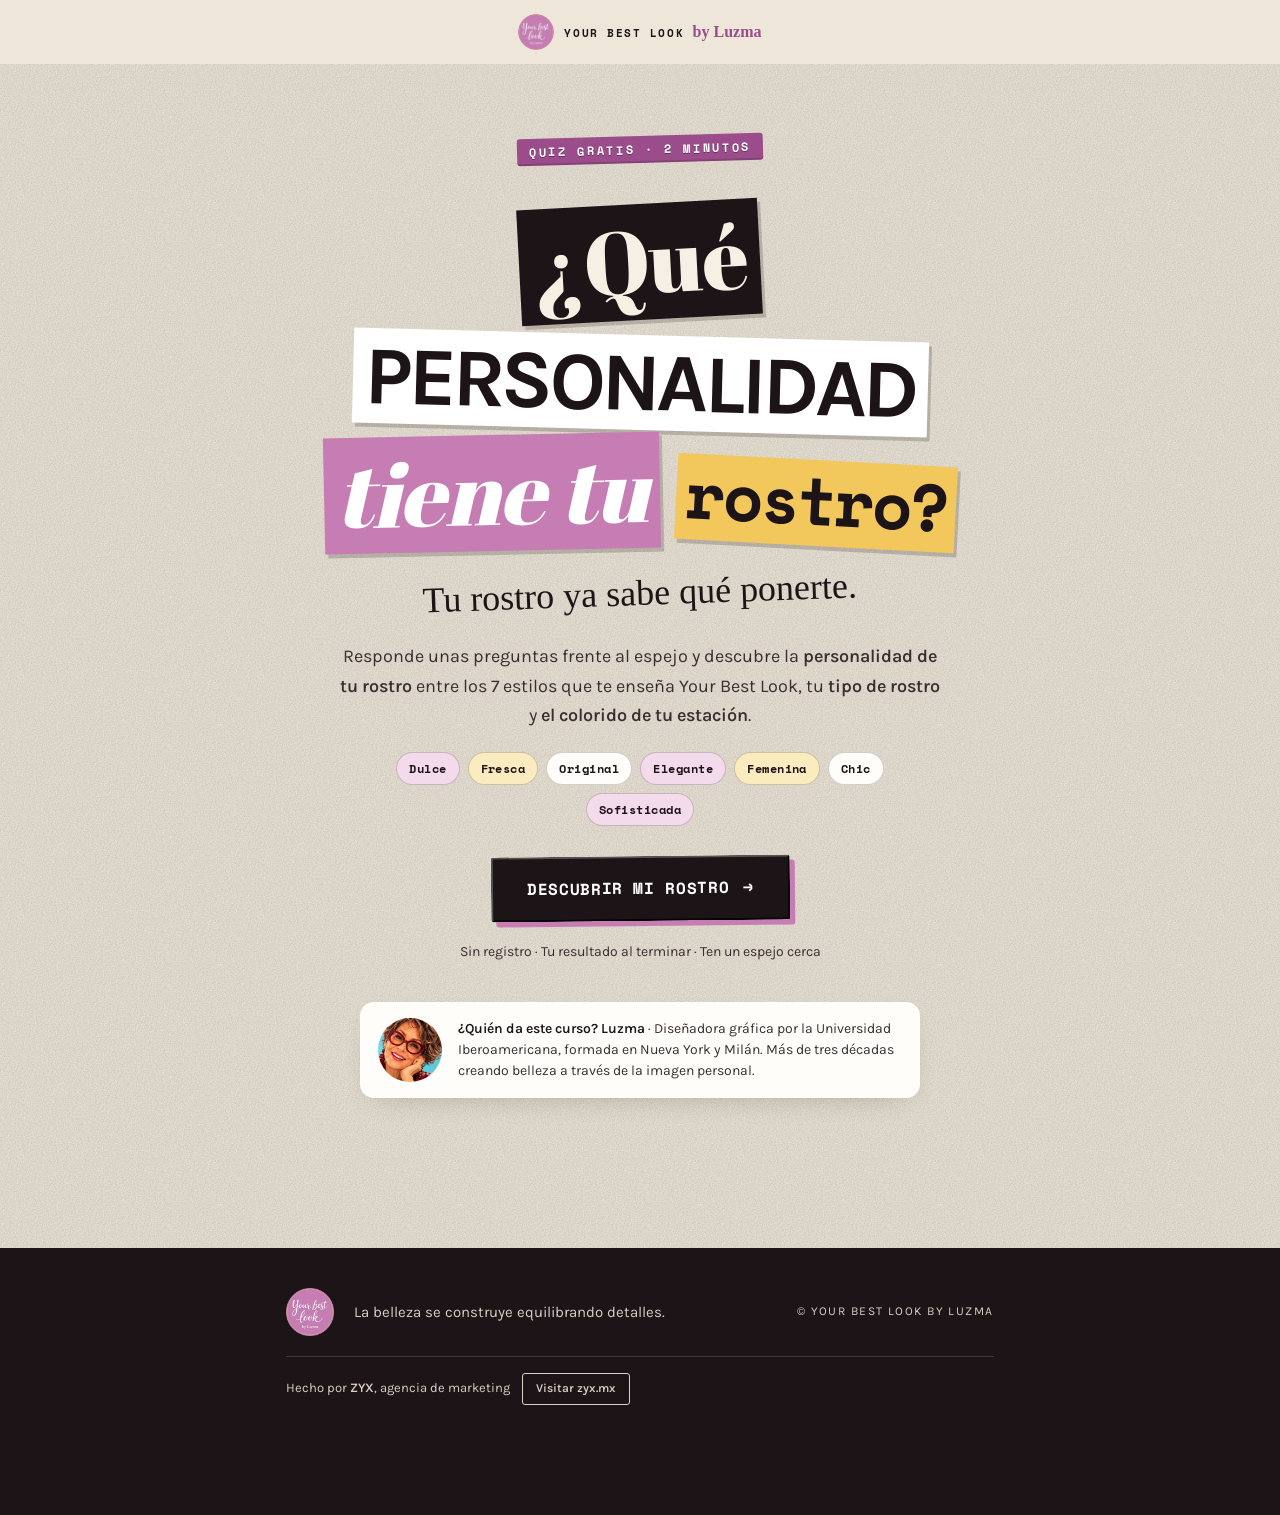
<file: quiz/index.html>
<!doctype html>
<html lang="es">
<head>
<meta charset="utf-8">
<meta name="viewport" content="width=device-width,initial-scale=1">
<!-- Meta Pixel -->
<script>
!function(f,b,e,v,n,t,s){if(f.fbq)return;n=f.fbq=function(){n.callMethod?
n.callMethod.apply(n,arguments):n.queue.push(arguments)};if(!f._fbq)f._fbq=n;
n.push=n;n.loaded=!0;n.version='2.0';n.queue=[];t=b.createElement(e);t.async=!0;
t.src=v;s=b.getElementsByTagName(e)[0];s.parentNode.insertBefore(t,s)}(window,
document,'script','https://connect.facebook.net/en_US/fbevents.js');
fbq('init', '2261263981474725');
fbq('track', 'PageView');
</script>
<noscript><img height="1" width="1" style="display:none" src="https://www.facebook.com/tr?id=2261263981474725&ev=PageView&noscript=1"></noscript>
<!-- End Meta Pixel -->
<title>¿Qué personalidad tiene tu rostro? · Quiz de Your Best Look</title>
<meta name="description" content="Quiz gratis de 2 minutos de Your Best Look: descubre la personalidad de tu rostro entre los 7 estilos, tu tipo de rostro y el colorido de tu estación.">
<meta property="og:title" content="¿Qué personalidad tiene tu rostro?">
<meta property="og:description" content="Quiz gratis de 2 minutos de Your Best Look: la personalidad de tu rostro, tu tipo de rostro y el colorido de tu estación.">
<meta property="og:image" content="https://yourbestlookbyluzma.com/assets/og.jpg">
<link rel="icon" type="image/png" href="../shared/favicon.png">
<meta name="theme-color" content="#f6f1ea">
<link rel="preconnect" href="https://fonts.googleapis.com"><link rel="preconnect" href="https://fonts.gstatic.com" crossorigin>
<link href="https://fonts.googleapis.com/css2?family=Abril+Fatface&family=Karla:wght@400;500;700&family=Permanent+Marker&family=Space+Mono:wght@400;700&display=swap" rel="stylesheet">
<link rel="stylesheet" href="../shared/base.css?v=4">
<link rel="stylesheet" href="../theme.css?v=1">
<link rel="stylesheet" href="quiz.css?v=4">
</head>
<body class="landing t-v11 art qz">

<header class="qz-top">
  <button class="qz-back" id="back" type="button" hidden aria-label="Pregunta anterior">←</button>
  <a class="qz-brand" href="../"><img src="../shared/logo.png" alt="Your Best Look by Luzma" width="40" height="40"><span>Your Best Look <em>by Luzma</em></span></a>
  <span class="qz-top__sp" aria-hidden="true"></span>
</header>
<div class="qz-bars" id="bars" aria-hidden="true"></div>

<main>
  <!-- Portada -->
  <section class="qz-intro" id="intro">
    <div class="wrap">
      <p class="kicker">Quiz gratis · 2 minutos</p>
      <h1><span class="rn r1">¿Qué</span> <span class="rn r2">personalidad</span><br><span class="rn r3">tiene tu</span> <span class="rn r4">rostro?</span></h1>
      <p class="script qz-script">Tu rostro ya sabe qué ponerte.</p>
      <p class="qz-lead">Responde unas preguntas frente al espejo y descubre la <b>personalidad de tu rostro</b> entre los 7 estilos que te enseña Your Best Look, tu <b>tipo de rostro</b> y <b>el colorido de tu estación</b>.</p>
      <div class="qz-7" aria-hidden="true"><span>Dulce</span><span>Fresca</span><span>Original</span><span>Elegante</span><span>Femenina</span><span>Chic</span><span>Sofisticada</span></div>
      <button class="btn qz-cta" type="button" data-start>Descubrir mi rostro <i class="btn__arrow">→</i></button>
      <p class="qz-note">Sin registro · Tu resultado al terminar · Ten un espejo cerca</p>
      <div class="qz-guide"><img src="../shared/img/luzma-rostro.webp" alt="Luzma" width="64" height="64"><p><b>¿Quién da este curso? Luzma</b> · Diseñadora gráfica por la Universidad Iberoamericana, formada en Nueva York y Milán. Más de tres décadas creando belleza a través de la imagen personal.</p></div>
    </div>
  </section>

  <!-- Preguntas -->
  <section class="qz-app" id="quiz" hidden aria-live="polite">
    <div class="wrap"><div id="stage" class="qz-stage"></div></div>
  </section>

  <!-- Resultado -->
  <section class="qz-res" id="resultado" hidden>
    <div class="wrap">
      <div class="qz-hero" id="r-card">
        <p class="kicker">Tu resultado</p>
        <p class="qz-eres" id="r-eres">Tu rostro tiene la personalidad de</p>
        <h1 id="r-style">La elegante</h1>
        <p class="script qz-rq" id="r-q"></p>
        <p class="qz-tag" id="r-tag"></p>
        <p class="qz-desc" id="r-desc"></p>
        <p class="qz-second" id="r-second" hidden>Y por cómo te gustaría que te vieran, también hay un lado de <b></b> que quiere salir.</p>
      </div>

      <div class="qz-block">
        <h2>Tu tipo de <em>rostro.</em></h2>
        <p>Así como tienes talla de ropa, también tienes otras tallas. La de tu rostro decide el tamaño de tus estampados, aretes, collares y hasta de tu corte de cabello.</p>
        <div class="qz-sizes qz-sizes--res" id="r-size" aria-label="Tu tipo de rostro"></div>
      </div>

      <div class="qz-grid2">
        <div class="qz-list qz-list--si"><h3>Lo que te hace brillar</h3><ul id="r-si"></ul></div>
        <div class="qz-list qz-list--no"><h3>Lo que te apaga</h3><ul id="r-no"></ul></div>
      </div>

      <div class="qz-season">
        <div class="qz-sw5" id="r-sw" aria-hidden="true"></div>
        <div><p class="qz-k" id="r-estk"></p><h3>El colorido de tu estación: <span id="r-est"></span></h3><p id="r-estd"></p></div>
      </div>

      <div class="qz-why">
        <p class="kicker">Lo que me dijiste</p>
        <p><span id="r-algo"></span><span id="r-pain"></span></p>
        <p><span id="r-age"></span> Y para <b id="r-meta"></b>, lo que sigue es confirmar tu resultado frente al espejo.</p>
      </div>

      <div class="qz-offer" data-tone="dark">
        <div class="qz-offer__txt">
          <p class="kicker">Tu siguiente paso</p>
          <h2 id="r-offer-h">Esto es tu primera lectura. <em>En la masterclass, tu instructivo completo.</em></h2>
          <p id="r-lista"></p>
          <p>Your Best Look te enseña a confirmarlo tú misma, con tu espejo, tu cuaderno de trabajo y 7 capítulos paso a paso: tus líneas, tus tamaños, tus estampados, tu saturación, tus texturas, tu estilo, tus proporciones y tus colores.</p>
          <ul class="qz-inc"><li>Tu masterclass completa</li><li>Tu propio cuaderno de trabajo</li><li>El colorido de tu estación con la prueba fucsia y naranja</li><li>¡Tu curso para siempre!</li></ul>
          <div class="qz-price"><span class="was">Antes <s data-price-before>$89 USD</s></span><span class="amt" data-price>$80 USD</span><span class="qz-pnote">Pago único · Acceso inmediato · Garantía de <span data-guarantee>7</span> días</span></div>
          <p class="qz-ready">Ya sabes qué personalidad tiene tu rostro. Ahora aprende a vestirla.</p>
          <a class="btn btn--block" data-checkout href="#"><span id="r-btn">Quiero descubrir My Best Look</span><i class="btn__arrow" aria-hidden="true">→</i></a>
          <p class="qz-micro">Pago seguro con Hotmart · Si en 7 días sientes que no es para ti, pides tu reembolso completo.</p>
        </div>
        <div class="qz-offer__vid"><p class="qz-vk">▶ La clase de Your Best Look · 6 min</p><div class="video" data-video></div></div>
      </div>

      <div class="qz-end">
        <a class="qz-share" id="r-share" href="#" target="_blank" rel="noopener">Compartir mi resultado por WhatsApp</a>
        <button class="qz-again" id="r-again" type="button">Volver a hacer el quiz</button>
      </div>
    </div>
  </section>
</main>

<footer class="footer"><div class="wrap"><img src="../shared/logo.png" alt="" width="48" height="48" loading="lazy"><p>La belleza se construye equilibrando detalles.</p><p class="footer__c">© Your Best Look by Luzma</p><div class="zyx"><span>Hecho por <b>ZYX</b>, agencia de marketing</span><a href="https://zyx.mx" target="_blank" rel="noopener">Visitar zyx.mx</a></div></div></footer>

<script src="../assets/config.js?v=6"></script>
<script src="../assets/app.js?v=7"></script>
<script src="quiz.js?v=6"></script>
</body>
</html>
</file>
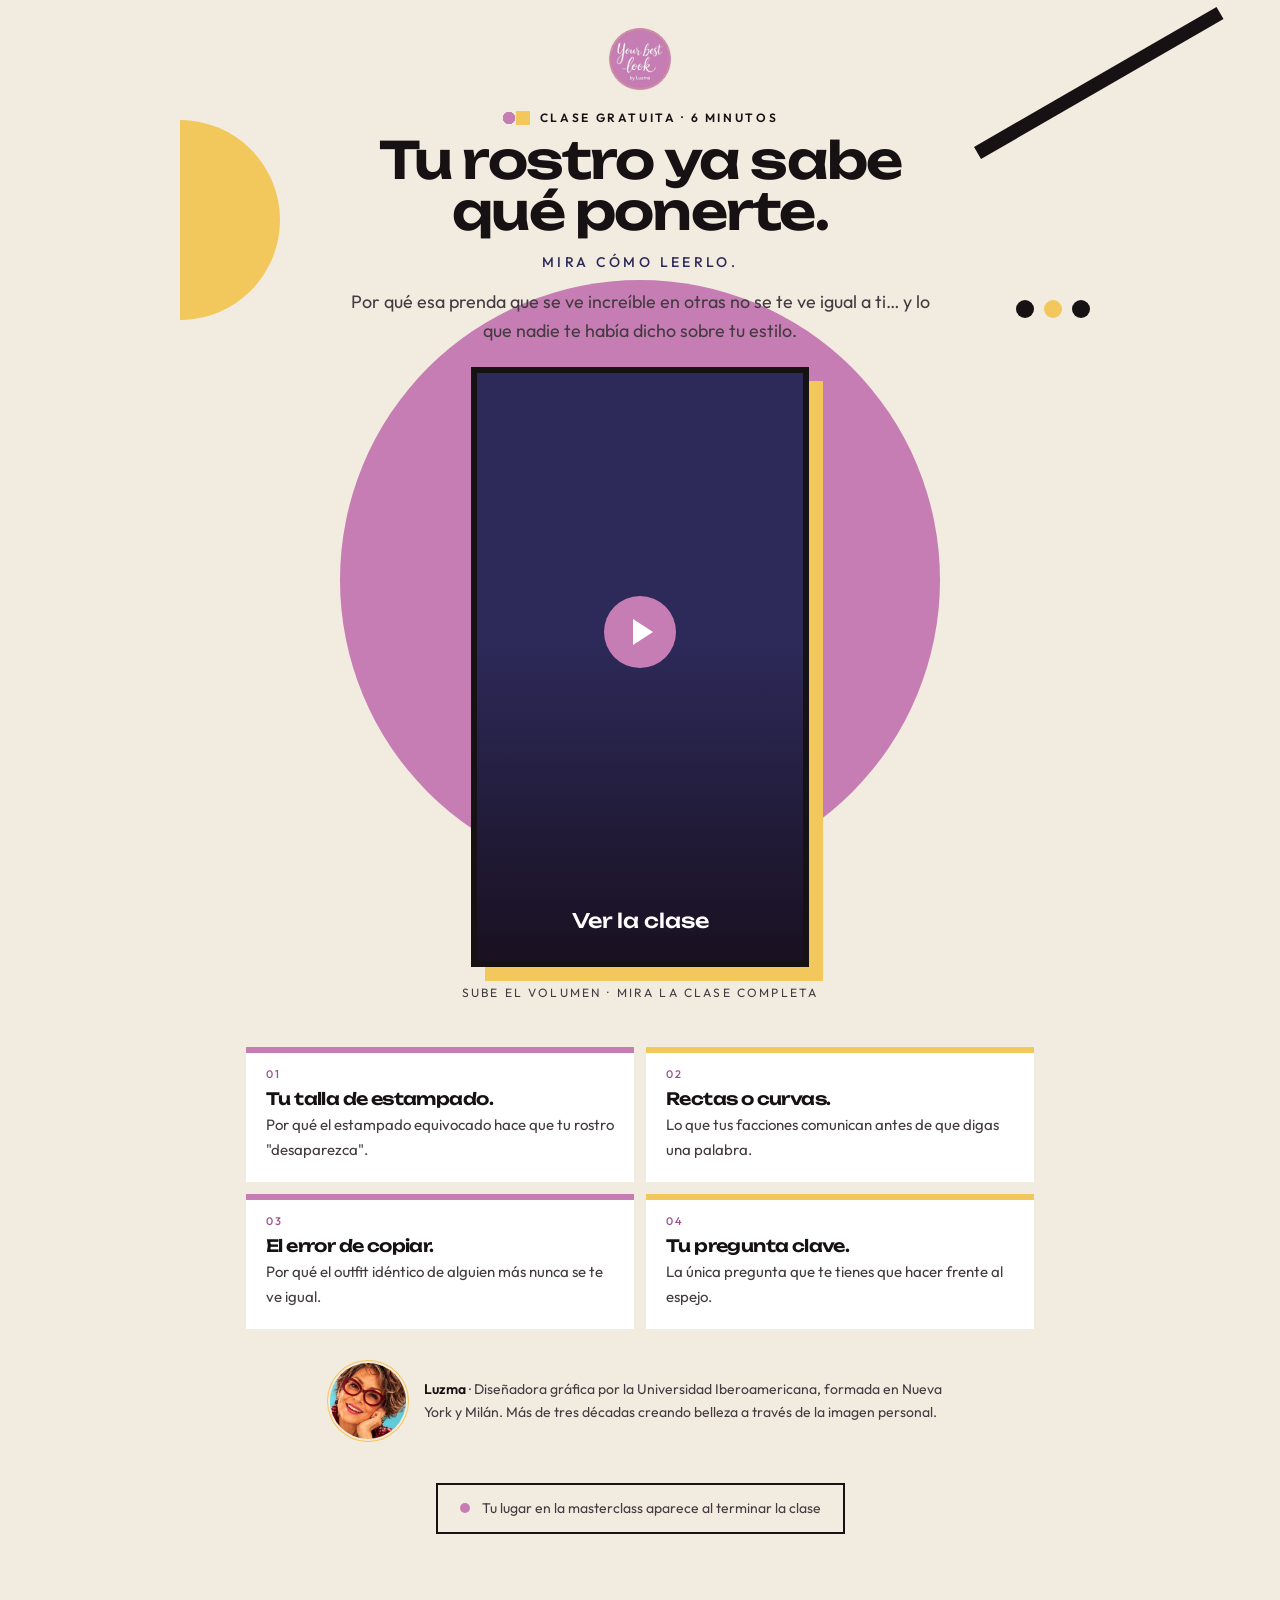
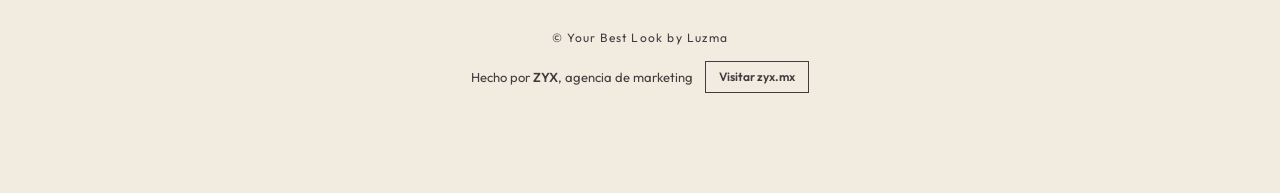
<file: 1/clase/index.html>
<!doctype html>
<html lang="es">
<head>
<meta charset="utf-8">
<meta name="viewport" content="width=device-width,initial-scale=1">
<!-- Meta Pixel -->
<script>
!function(f,b,e,v,n,t,s){if(f.fbq)return;n=f.fbq=function(){n.callMethod?
n.callMethod.apply(n,arguments):n.queue.push(arguments)};if(!f._fbq)f._fbq=n;
n.push=n;n.loaded=!0;n.version='2.0';n.queue=[];t=b.createElement(e);t.async=!0;
t.src=v;s=b.getElementsByTagName(e)[0];s.parentNode.insertBefore(t,s)}(window,
document,'script','https://connect.facebook.net/en_US/fbevents.js');
fbq('init', '2261263981474725');
fbq('track', 'PageView');
</script>
<noscript><img height="1" width="1" style="display:none" src="https://www.facebook.com/tr?id=2261263981474725&ev=PageView&noscript=1"></noscript>
<!-- End Meta Pixel -->
<meta name="description" content="Tu rostro ya sabe qué ponerte. Aprende a leerlo con Luzma: líneas, tamaños, estampados, saturación, texturas, proporciones y color. Masterclass online · $80 USD · Garantía de 7 días.">
<meta property="og:title" content="Your Best Look by Luzma">
<meta property="og:description" content="Tu rostro ya sabe qué ponerte. Masterclass online de imagen y estilo con Luzma, 30+ años creando belleza.">
<meta property="og:image" content="https://yourbestlookbyluzma.com/assets/og.jpg">
<title>Clase gratuita con Luzma | Your Best Look</title>
<meta name="robots" content="noindex">
<link rel="icon" type="image/png" href="../../shared/favicon.png">
<meta name="theme-color" content="#f2ebdf">
<link rel="preconnect" href="https://fonts.googleapis.com"><link rel="preconnect" href="https://fonts.gstatic.com" crossorigin>
<link href="https://fonts.googleapis.com/css2?family=Outfit:wght@400;500;600&family=Unbounded:wght@400;600;800&display=swap" rel="stylesheet">
<link rel="stylesheet" href="../../shared/base.css?v=4">
<link rel="stylesheet" href="../theme.css?v=1">
</head>
<body class="clase t-v13 art" data-gated>
<main class="clase__main">
<div class="clase__deco" aria-hidden="true"><span class="g-circle cc"></span><span class="g-half ch1"></span><span class="g-bar cb"></span><span class="g-dots cd"><i></i><i></i><i></i></span></div>
<header class="clase__head">
  <img class="clase__logo" src="../../shared/logo.png" alt="Your Best Look by Luzma" width="72" height="72">
  <p class="kicker">Clase gratuita · 6 minutos</p>
  <h1>Tu rostro ya sabe qué ponerte.</h1>
  <p class="script clase__script">Mira cómo leerlo.</p>
  <p class="clase__sub">Por qué esa prenda que se ve increíble en otras no se te ve igual a ti… y lo que nadie te había dicho sobre tu estilo.</p>
</header>
<div class="clase__video"><div class="video" data-video></div></div>
<p class="clase__sound">Sube el volumen · Mira la clase completa</p>
<ol class="learn"><li><b>Tu talla de estampado.</b> Por qué el estampado equivocado hace que tu rostro "desaparezca".</li><li><b>Rectas o curvas.</b> Lo que tus facciones comunican antes de que digas una palabra.</li><li><b>El error de copiar.</b> Por qué el outfit idéntico de alguien más nunca se te ve igual.</li><li><b>Tu pregunta clave.</b> La única pregunta que te tienes que hacer frente al espejo.</li></ol>
<div class="mini-bio"><img src="../../shared/img/luzma-rostro.webp" alt="Luzma" width="240" height="240" loading="lazy"><p><b>Luzma</b> · Diseñadora gráfica por la Universidad Iberoamericana, formada en Nueva York y Milán. Más de tres décadas creando belleza a través de la imagen personal.</p></div>
<div class="gate">
  <div class="gate-wait"><i></i> Tu lugar en la masterclass aparece al terminar la clase</div>
  <div class="gate-open">
    <p class="gate__lead">Hermosa, el primer paso ya lo diste. <em>El siguiente es atreverte.</em></p>
    <div class="card"><div class="card__top"><img src="../../shared/logo.png" alt="" width="64" height="64"><div><h3>¡Todo esto es Your Best Look!</h3><p>Masterclass completa de imagen y estilo</p></div></div><ul class="stack"><li><b>Tu masterclass completa</b><span>Aprende a reconocer hasta el más mínimo detalle que te favorece, porque la belleza se construye equilibrando detalles.</span></li><li><b>Tu propio cuaderno de trabajo</b><span>Construye tu instructivo personal y tenlo siempre a mano.</span></li><li><b>Herramientas sólidas y exclusivas</b><span>Para que seas capaz de elegir con seguridad y criterio propio.</span></li><li><b>Un estilo que deje huella</b><span>Tu estilo es una de las expresiones más valiosas de tu marca personal. ¡Refleja quién eres en verdad!</span></li><li><b>Los colores que juegan a tu favor</b><span>Aprende a reconocerlos para iluminar tu rostro con belleza y armonía.</span></li><li><b>Un clóset con nuevas posibilidades</b><span>Aprovecha mejor lo que ya tienes y deja de gastar en prendas y accesorios que no necesitas.</span></li><li><b>La libertad de elegir por ti misma</b><span>Deja de depender de opiniones ajenas. Tú tendrás el conocimiento para decidir qué te favorece y qué va contigo.</span></li><li><b>¡Tu curso para siempre!</b><span>Consúltalo cuando quieras, desde donde quieras.</span></li></ul><div class="price"><span class="was">Antes <s data-price-before>$89 USD</s></span><span class="amt" data-price>$80 USD</span><span class="note">Pago único · Acceso inmediato</span></div><a class="btn btn--block" data-checkout href="#"><span>Quiero descubrir My Best Look</span><i class="btn__arrow" aria-hidden="true">→</i></a><p class="micro">Pago seguro con Hotmart · Garantía de <span data-guarantee>7</span> días</p></div>
    <p class="gate__close">Una copia nunca superará al original. <span class="script">Y tú eres el original.</span></p>
  </div>
</div>
</main>
<footer class="clase__foot">© Your Best Look by Luzma<div class="zyx"><span>Hecho por <b>ZYX</b>, agencia de marketing</span><a href="https://zyx.mx" target="_blank" rel="noopener">Visitar zyx.mx</a></div></footer>
<div class="sticky-cta"><div class="t"><b>Your Best Look</b><s class="was-inline" data-price-before>$89</s> <span data-price>$80 USD</span></div><a class="btn" data-checkout href="#">Quiero mi Best Look</a></div>

<script src="../../assets/config.js?v=6"></script>
<script src="../../assets/app.js"></script>
<script src="../../shared/fx.js"></script><script src="../../shared/art.js"></script>
</body>
</html>
</file>
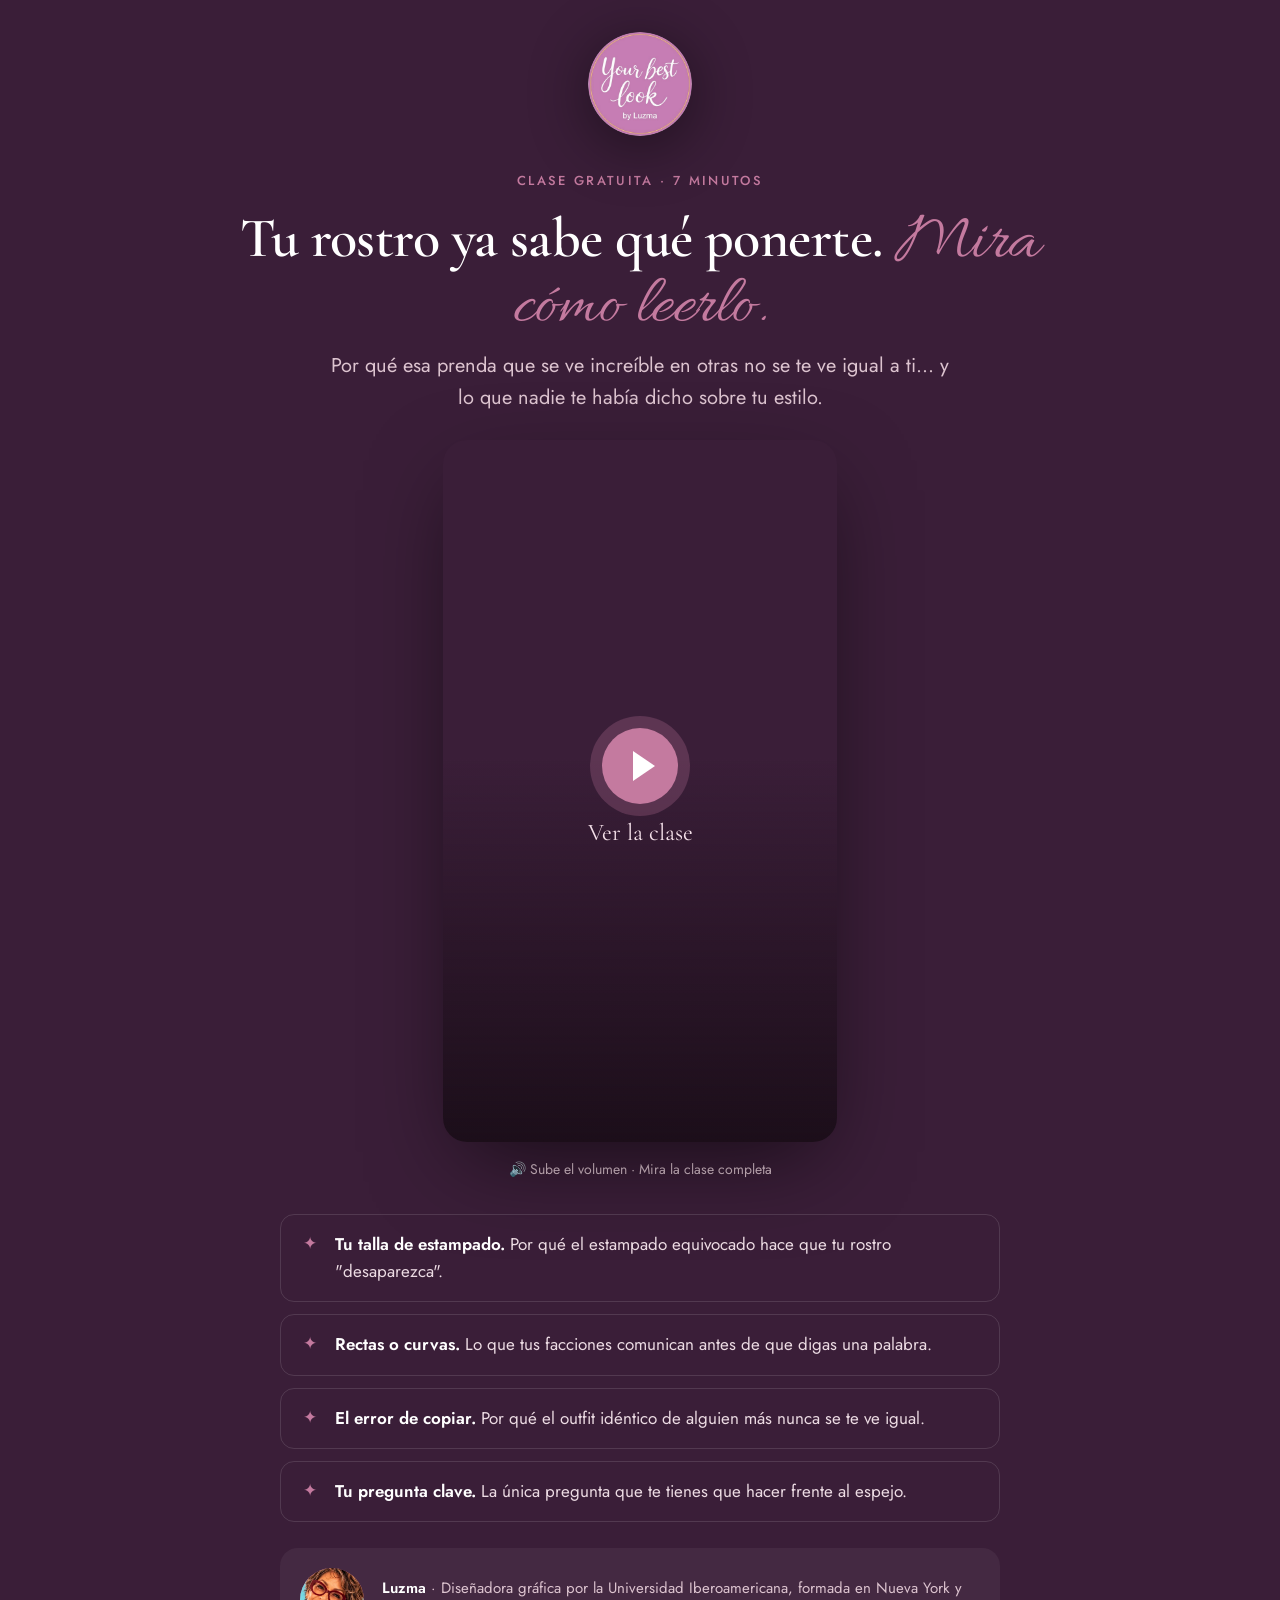
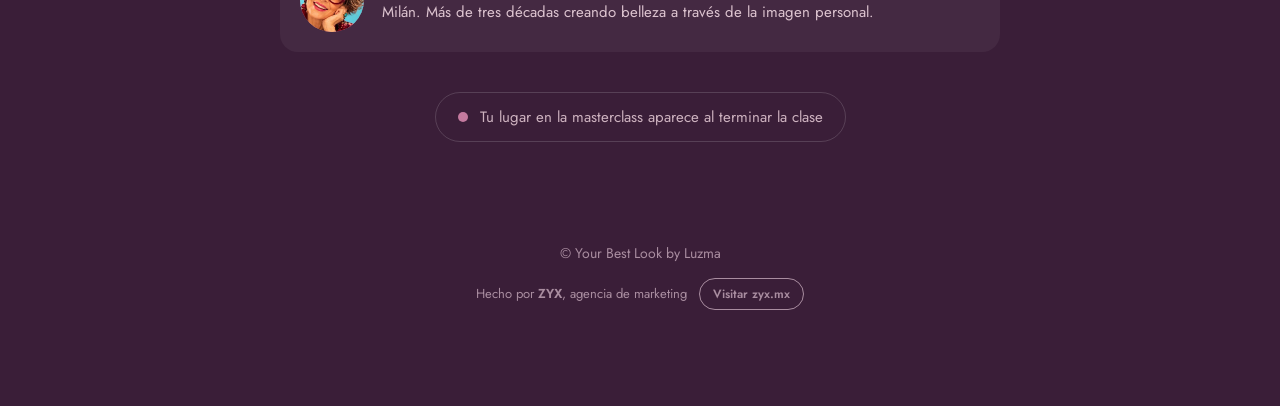
<file: 2/clase/index.html>
<!doctype html>
<html lang="es">
<head>
<meta charset="utf-8">
<meta name="viewport" content="width=device-width,initial-scale=1">
<!-- Meta Pixel -->
<script>
!function(f,b,e,v,n,t,s){if(f.fbq)return;n=f.fbq=function(){n.callMethod?
n.callMethod.apply(n,arguments):n.queue.push(arguments)};if(!f._fbq)f._fbq=n;
n.push=n;n.loaded=!0;n.version='2.0';n.queue=[];t=b.createElement(e);t.async=!0;
t.src=v;s=b.getElementsByTagName(e)[0];s.parentNode.insertBefore(t,s)}(window,
document,'script','https://connect.facebook.net/en_US/fbevents.js');
fbq('init', '2261263981474725');
fbq('track', 'PageView');
</script>
<noscript><img height="1" width="1" style="display:none" src="https://www.facebook.com/tr?id=2261263981474725&ev=PageView&noscript=1"></noscript>
<!-- End Meta Pixel -->
<title>Clase gratuita con Luzma | Your Best Look</title>
<meta name="description" content="En 7 minutos descubre por qué esa prenda no se te ve como a ella, y qué está escrito en tu rostro. Clase de Luzma, 30+ años en imagen personal.">
<meta name="robots" content="noindex">
<link rel="icon" type="image/png" href="../../assets/favicon.png">
<link rel="apple-touch-icon" href="../../assets/apple-touch-icon.png">
<meta property="og:image" content="https://your-best-look.lafinestra-web.workers.dev/assets/og.jpg">
<meta name="theme-color" content="#3a1e38">
<link rel="preconnect" href="https://fonts.googleapis.com"><link rel="preconnect" href="https://fonts.gstatic.com" crossorigin>
<link href="https://fonts.googleapis.com/css2?family=Allura&family=Cormorant+Garamond:ital,wght@0,500;0,600;1,500&family=Jost:wght@400;500;600&display=swap" rel="stylesheet">
<link rel="stylesheet" href="../../assets/styles.css?v=13">
</head>
<body class="ads" data-gated>

<main class="wrap">
  <header class="ads-head">
    <img class="logo-img" src="../../assets/logo.png" alt="Your Best Look by Luzma" width="140" height="140"><br>
    <span class="eyebrow">Clase gratuita · 7 minutos</span>
    <h1>Tu rostro ya sabe qué ponerte. <em class="s">Mira cómo leerlo.</em></h1>
    <p>Por qué esa prenda que se ve increíble en otras no se te ve igual a ti… y lo que nadie te había dicho sobre tu estilo.</p>
  </header>

  <div class="video" data-video></div>
  <p class="sound">🔊 Sube el volumen · Mira la clase completa</p>

  <ul class="learn">
    <li><b>Tu talla de estampado.</b> Por qué el estampado equivocado hace que tu rostro "desaparezca".</li>
    <li><b>Rectas o curvas.</b> Lo que tus facciones comunican antes de que digas una palabra.</li>
    <li><b>El error de copiar.</b> Por qué el outfit idéntico de alguien más nunca se te ve igual.</li>
    <li><b>Tu pregunta clave.</b> La única pregunta que te tienes que hacer frente al espejo.</li>
  </ul>

  <div class="mini-bio">
    <div class="monogram monogram--foto"><img src="../../assets/luzma-rostro.webp" alt="Luzma" width="240" height="240" loading="lazy"></div>
    <p><b>Luzma</b> · Diseñadora gráfica por la Universidad Iberoamericana, formada en Nueva York y Milán. Más de tres décadas creando belleza a través de la imagen personal.</p>
  </div>

  <div class="gate">
    <div class="gate-wait"><i></i> Tu lugar en la masterclass aparece al terminar la clase</div>

    <div class="gate-open">
      <p class="lead">Hermosa, el primer paso ya lo diste. El siguiente es atreverte.</p>
      <div class="offer-card">
        <h3>¡Todo esto es Your Best&nbsp;Look!</h3>
        <p class="offer-sub">Masterclass completa de imagen y estilo</p>
        <ul class="stack">
          <li><b>Tu masterclass completa</b><span>Aprende a reconocer hasta el más mínimo detalle que te favorece, porque la belleza se construye equilibrando detalles.</span></li>
          <li><b>Tu propio cuaderno de trabajo</b><span>Construye tu instructivo personal y tenlo siempre a mano.</span></li>
          <li><b>Herramientas sólidas y exclusivas</b><span>Para que seas capaz de elegir con seguridad y criterio propio.</span></li>
          <li><b>Un estilo que deje huella</b><span>Tu estilo es una de las expresiones más valiosas de tu marca personal. ¡Refleja quién eres en verdad!</span></li>
          <li><b>Los colores que juegan a tu favor</b><span>Aprende a reconocerlos para iluminar tu rostro con belleza y armonía.</span></li>
          <li><b>Un clóset con nuevas posibilidades</b><span>Aprovecha mejor lo que ya tienes y deja de gastar en prendas y accesorios que no necesitas.</span></li>
          <li><b>La libertad de elegir por ti misma</b><span>Deja de depender de opiniones ajenas. Tú tendrás el conocimiento para decidir qué te favorece y qué va contigo.</span></li>
          <li><b>¡Tu curso para siempre!</b><span>Consúltalo cuando quieras, desde donde quieras.</span></li>
        </ul>
        <div class="price"><span class="was">Antes <s data-price-before>$89 USD</s></span><span class="amt" data-price>$80 USD</span><span class="note">Pago único · Acceso inmediato</span></div>
        <a class="btn btn--lg btn--block" data-checkout href="#">Quiero descubrir My Best Look</a>
        <div class="micro"><span>Pago seguro con Hotmart</span><span>Tarjeta, PayPal y más</span></div>
        <div class="guarantee">
          <div class="seal"><div><b data-guarantee>7</b>días</div></div>
          <p><strong>Garantía total de <span data-guarantee>7</span> días.</strong> Haz tus pruebas frente al espejo. Si sientes que no es para ti, te devolvemos el 100%. Sin preguntas.</p>
        </div>
      </div>
      <p class="lead" style="margin-top:34px">Una copia nunca superará al original. <em class="s">Y tú eres el original.</em></p>
    </div>
  </div>
</main>

<footer>© Your Best Look by Luzma
  <div class="zyx"><span>Hecho por <b>ZYX</b>, agencia de marketing</span><a href="https://zyx.mx" target="_blank" rel="noopener">Visitar zyx.mx</a></div>
</footer>

<div class="sticky-cta">
  <div class="t"><b>Your Best Look</b><s class="was-inline" data-price-before>$89</s> <span data-price>$80 USD</span><span class="sticky-g"> · Garantía de <span data-guarantee>7</span> días</span></div>
  <a class="btn" data-checkout href="#">Quiero mi Best Look</a>
</div>

<script src="../../assets/config.js?v=6"></script>
<script src="../../assets/app.js?v=5"></script>
</body>
</html>
</file>
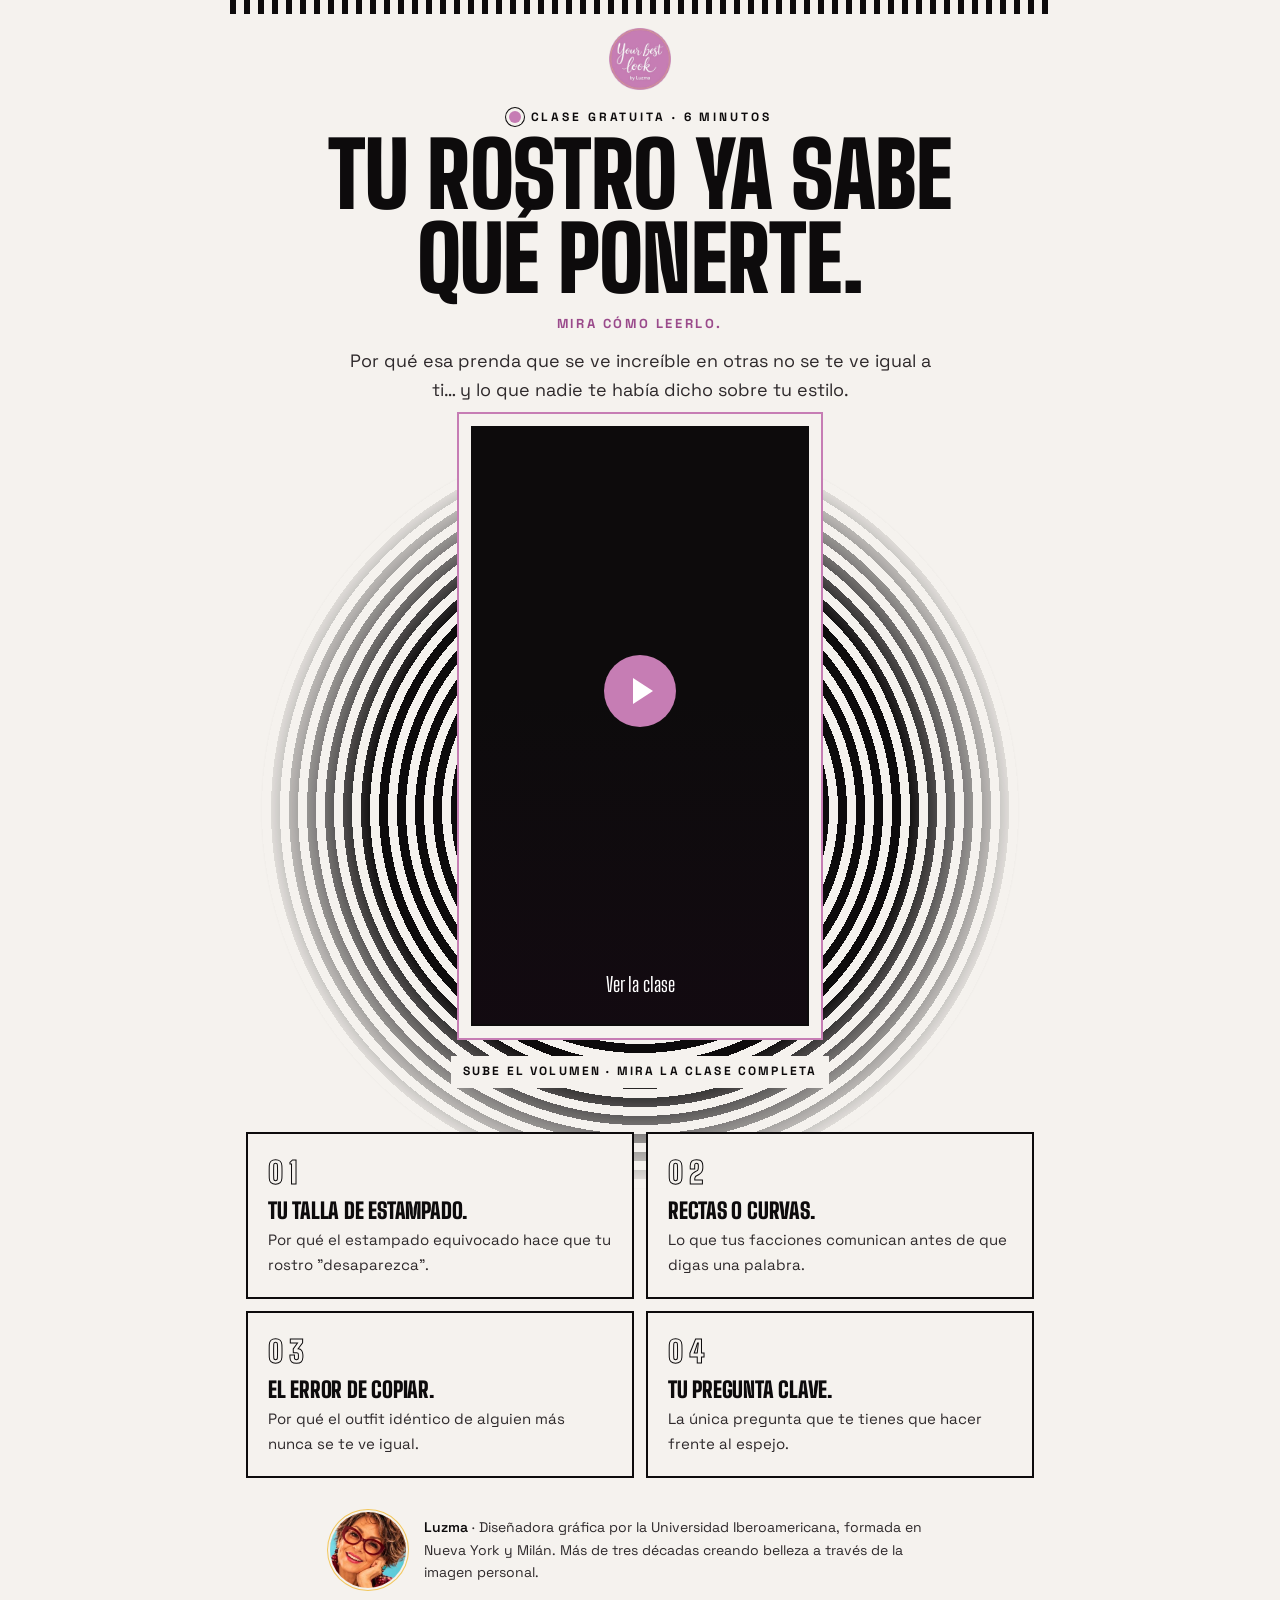
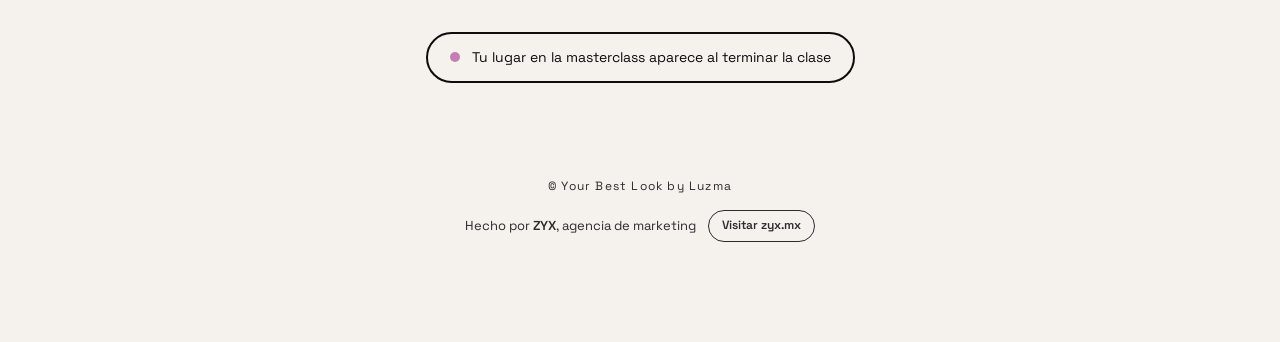
<file: 3/clase/index.html>
<!doctype html>
<html lang="es">
<head>
<meta charset="utf-8">
<meta name="viewport" content="width=device-width,initial-scale=1">
<!-- Meta Pixel -->
<script>
!function(f,b,e,v,n,t,s){if(f.fbq)return;n=f.fbq=function(){n.callMethod?
n.callMethod.apply(n,arguments):n.queue.push(arguments)};if(!f._fbq)f._fbq=n;
n.push=n;n.loaded=!0;n.version='2.0';n.queue=[];t=b.createElement(e);t.async=!0;
t.src=v;s=b.getElementsByTagName(e)[0];s.parentNode.insertBefore(t,s)}(window,
document,'script','https://connect.facebook.net/en_US/fbevents.js');
fbq('init', '2261263981474725');
fbq('track', 'PageView');
</script>
<noscript><img height="1" width="1" style="display:none" src="https://www.facebook.com/tr?id=2261263981474725&ev=PageView&noscript=1"></noscript>
<!-- End Meta Pixel -->
<meta name="description" content="Tu rostro ya sabe qué ponerte. Aprende a leerlo con Luzma: líneas, tamaños, estampados, saturación, texturas, proporciones y color. Masterclass online · $80 USD · Garantía de 7 días.">
<meta property="og:title" content="Your Best Look by Luzma">
<meta property="og:description" content="Tu rostro ya sabe qué ponerte. Masterclass online de imagen y estilo con Luzma, 30+ años creando belleza.">
<meta property="og:image" content="https://yourbestlookbyluzma.com/assets/og.jpg">
<title>Clase gratuita con Luzma | Your Best Look</title>
<meta name="robots" content="noindex">
<link rel="icon" type="image/png" href="../../shared/favicon.png">
<meta name="theme-color" content="#f5f2ee">
<link rel="preconnect" href="https://fonts.googleapis.com"><link rel="preconnect" href="https://fonts.gstatic.com" crossorigin>
<link href="https://fonts.googleapis.com/css2?family=Big+Shoulders+Display:wght@700;800;900&family=Space+Grotesk:wght@400;500;600;700&display=swap" rel="stylesheet">
<link rel="stylesheet" href="../../shared/base.css?v=4">
<link rel="stylesheet" href="../theme.css?v=1">
</head>
<body class="clase t-v20 art" data-gated>
<main class="clase__main">
<div class="clase__deco" aria-hidden="true"><span class="op cop"></span><span class="stripes cst"></span></div>
<header class="clase__head">
  <img class="clase__logo" src="../../shared/logo.png" alt="Your Best Look by Luzma" width="72" height="72">
  <p class="kicker">Clase gratuita · 6 minutos</p>
  <h1>Tu rostro ya sabe qué ponerte.</h1>
  <p class="script clase__script">Mira cómo leerlo.</p>
  <p class="clase__sub">Por qué esa prenda que se ve increíble en otras no se te ve igual a ti… y lo que nadie te había dicho sobre tu estilo.</p>
</header>
<div class="clase__video"><div class="video" data-video></div></div>
<p class="clase__sound">Sube el volumen · Mira la clase completa</p>
<ol class="learn"><li><b>Tu talla de estampado.</b> Por qué el estampado equivocado hace que tu rostro "desaparezca".</li><li><b>Rectas o curvas.</b> Lo que tus facciones comunican antes de que digas una palabra.</li><li><b>El error de copiar.</b> Por qué el outfit idéntico de alguien más nunca se te ve igual.</li><li><b>Tu pregunta clave.</b> La única pregunta que te tienes que hacer frente al espejo.</li></ol>
<div class="mini-bio"><img src="../../shared/img/luzma-rostro.webp" alt="Luzma" width="240" height="240" loading="lazy"><p><b>Luzma</b> · Diseñadora gráfica por la Universidad Iberoamericana, formada en Nueva York y Milán. Más de tres décadas creando belleza a través de la imagen personal.</p></div>
<div class="gate">
  <div class="gate-wait"><i></i> Tu lugar en la masterclass aparece al terminar la clase</div>
  <div class="gate-open">
    <p class="gate__lead">Hermosa, el primer paso ya lo diste. <em>El siguiente es atreverte.</em></p>
    <div class="card"><div class="card__top"><img src="../../shared/logo.png" alt="" width="64" height="64"><div><h3>¡Todo esto es Your Best Look!</h3><p>Masterclass completa de imagen y estilo</p></div></div><ul class="stack"><li><b>Tu masterclass completa</b><span>Aprende a reconocer hasta el más mínimo detalle que te favorece, porque la belleza se construye equilibrando detalles.</span></li><li><b>Tu propio cuaderno de trabajo</b><span>Construye tu instructivo personal y tenlo siempre a mano.</span></li><li><b>Herramientas sólidas y exclusivas</b><span>Para que seas capaz de elegir con seguridad y criterio propio.</span></li><li><b>Un estilo que deje huella</b><span>Tu estilo es una de las expresiones más valiosas de tu marca personal. ¡Refleja quién eres en verdad!</span></li><li><b>Los colores que juegan a tu favor</b><span>Aprende a reconocerlos para iluminar tu rostro con belleza y armonía.</span></li><li><b>Un clóset con nuevas posibilidades</b><span>Aprovecha mejor lo que ya tienes y deja de gastar en prendas y accesorios que no necesitas.</span></li><li><b>La libertad de elegir por ti misma</b><span>Deja de depender de opiniones ajenas. Tú tendrás el conocimiento para decidir qué te favorece y qué va contigo.</span></li><li><b>¡Tu curso para siempre!</b><span>Consúltalo cuando quieras, desde donde quieras.</span></li></ul><div class="price"><span class="was">Antes <s data-price-before>$89 USD</s></span><span class="amt" data-price>$80 USD</span><span class="note">Pago único · Acceso inmediato</span></div><a class="btn btn--block" data-checkout href="#"><span>Quiero descubrir My Best Look</span><i class="btn__arrow" aria-hidden="true">→</i></a><p class="micro">Pago seguro con Hotmart · Garantía de <span data-guarantee>7</span> días</p></div>
    <p class="gate__close">Una copia nunca superará al original. <span class="script">Y tú eres el original.</span></p>
  </div>
</div>
</main>
<footer class="clase__foot">© Your Best Look by Luzma<div class="zyx"><span>Hecho por <b>ZYX</b>, agencia de marketing</span><a href="https://zyx.mx" target="_blank" rel="noopener">Visitar zyx.mx</a></div></footer>
<div class="sticky-cta"><div class="t"><b>Your Best Look</b><s class="was-inline" data-price-before>$89</s> <span data-price>$80 USD</span></div><a class="btn" data-checkout href="#">Quiero mi Best Look</a></div>

<script src="../../assets/config.js?v=6"></script>
<script src="../../assets/app.js"></script>
<script src="../../shared/fx.js"></script><script src="../../shared/art.js"></script>
</body>
</html>
</file>
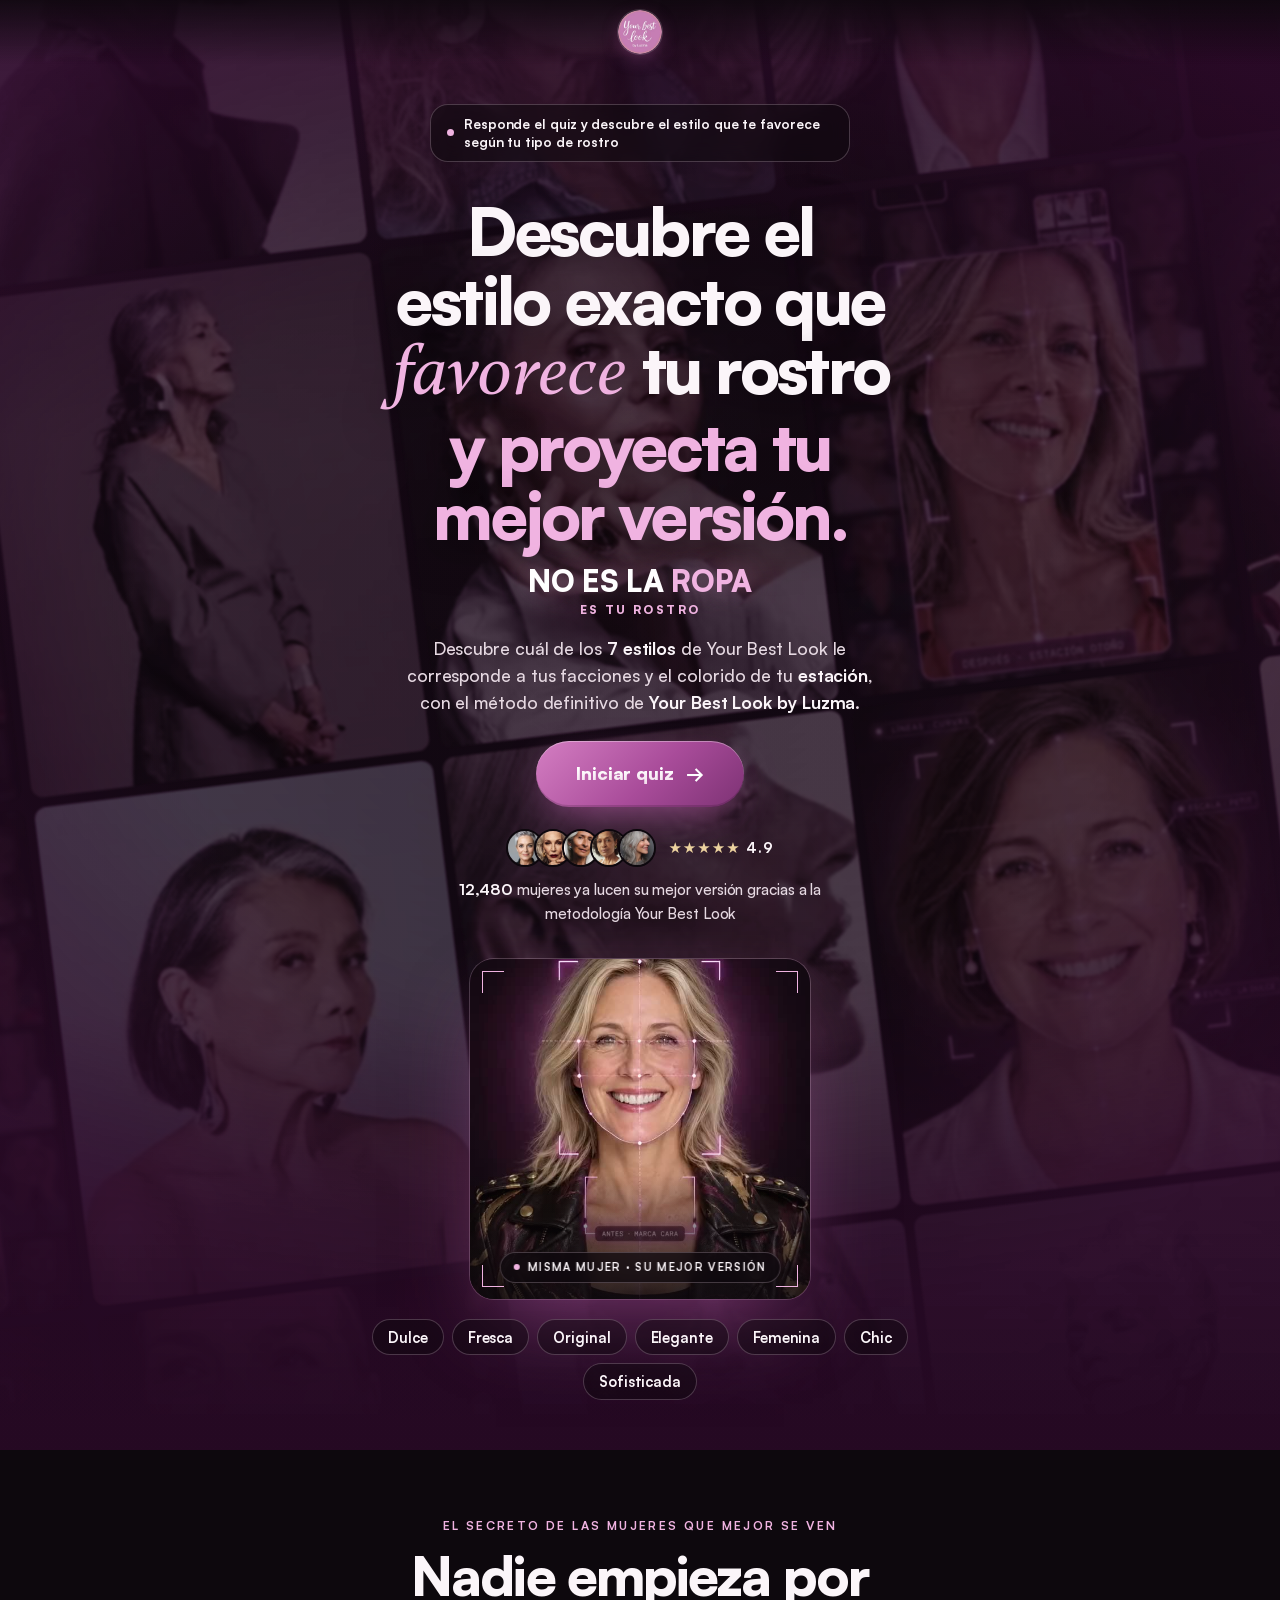
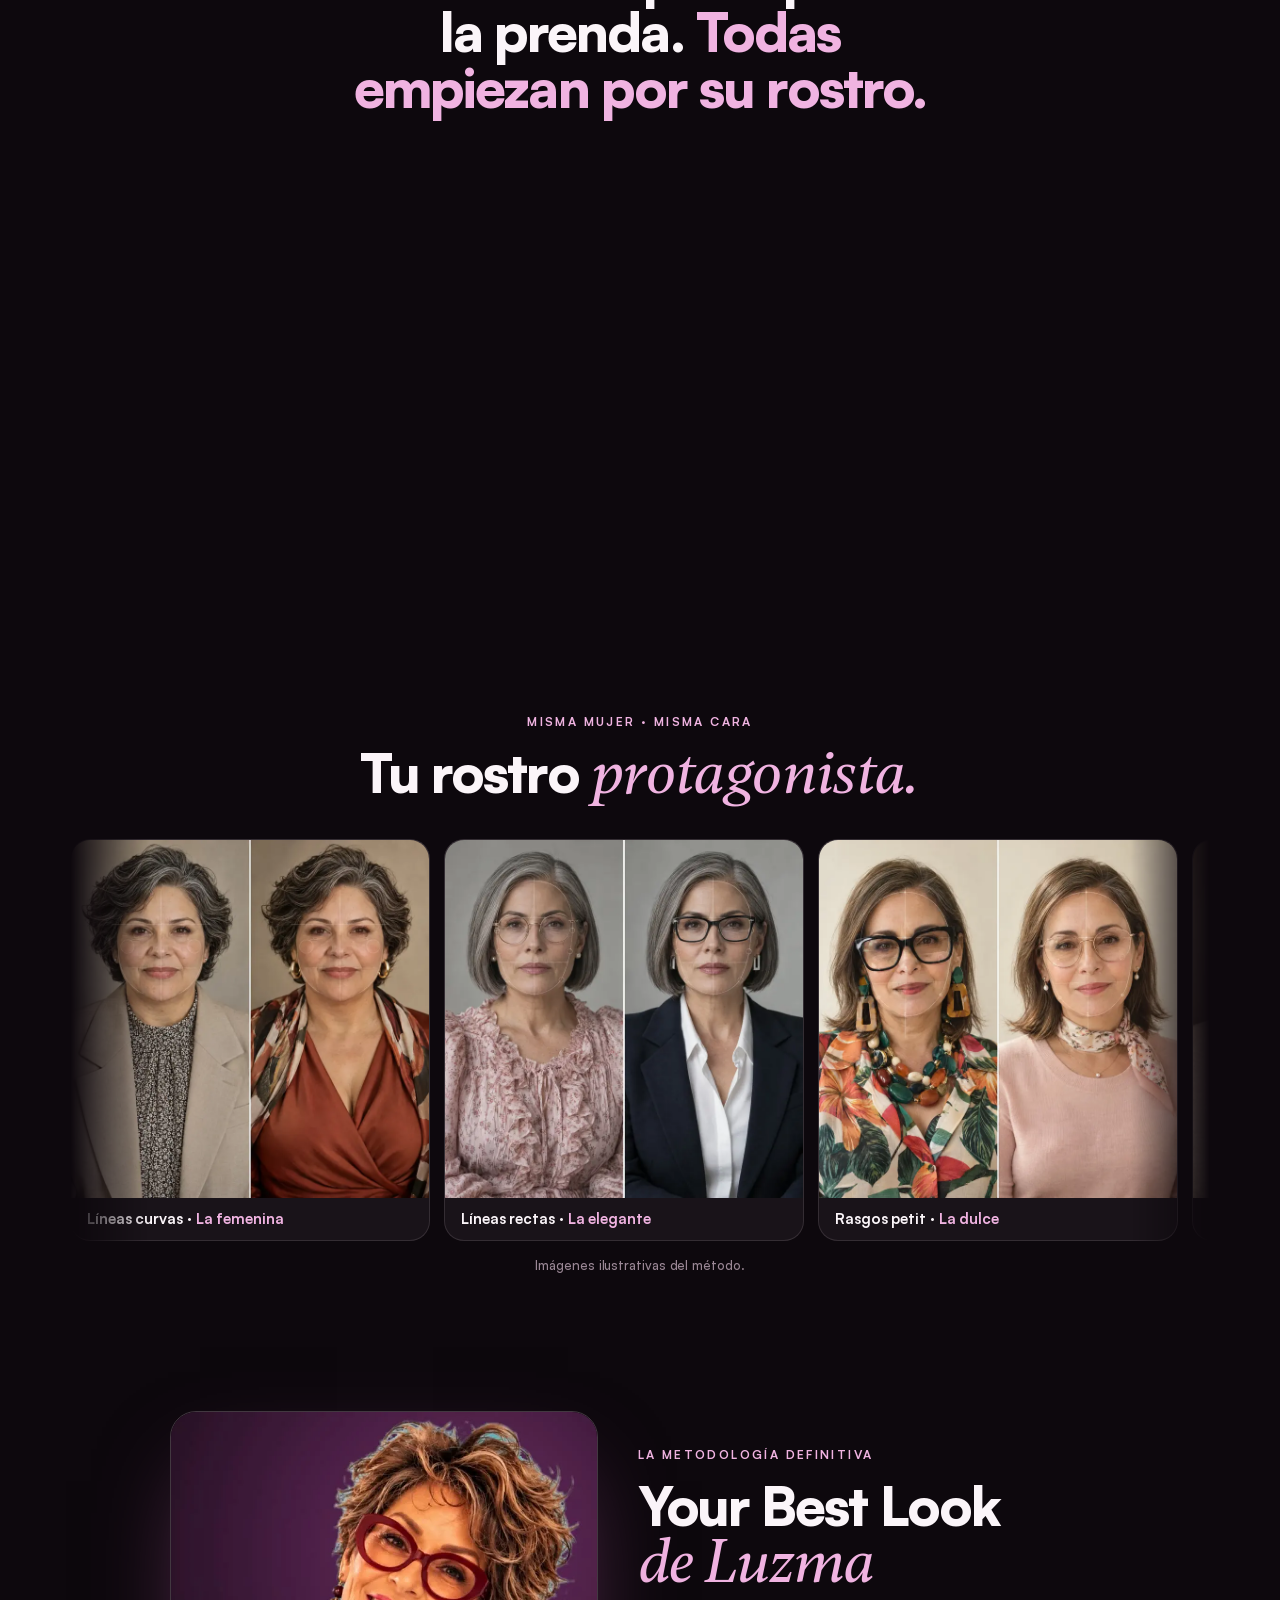
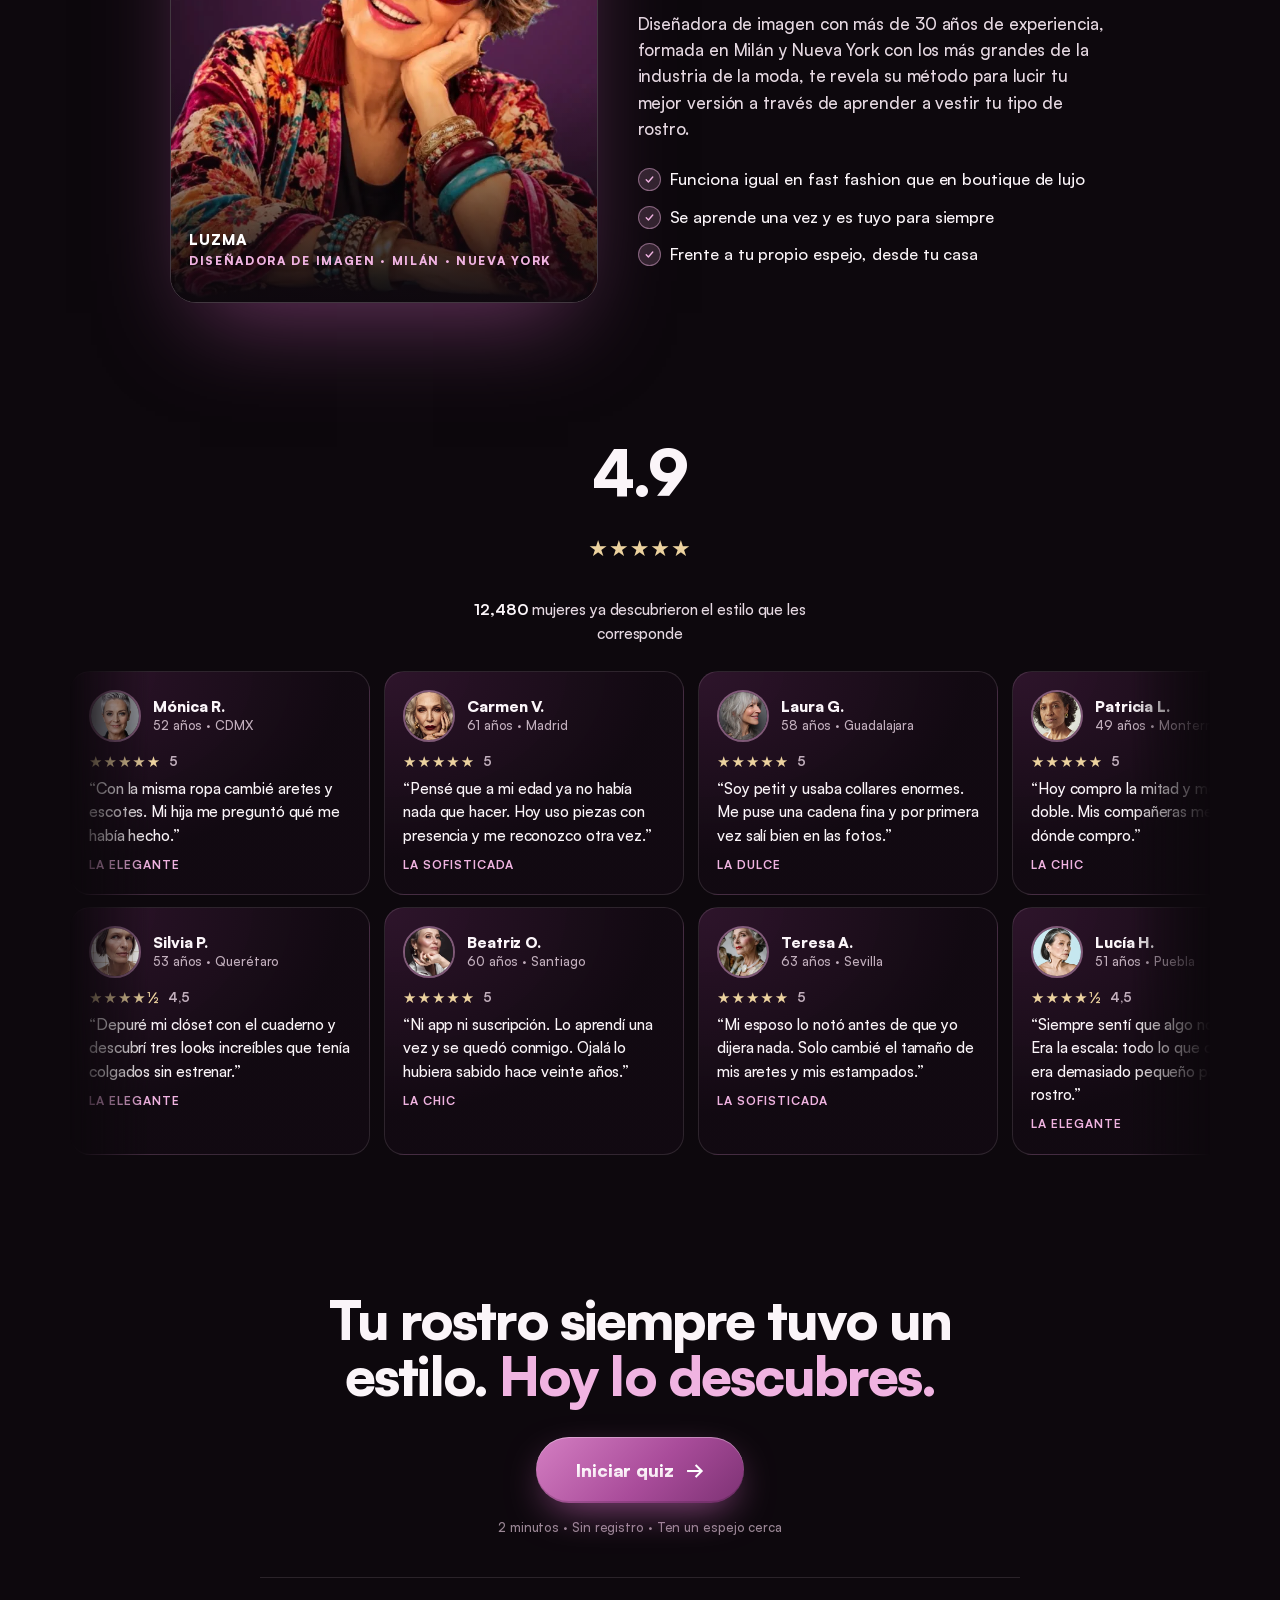
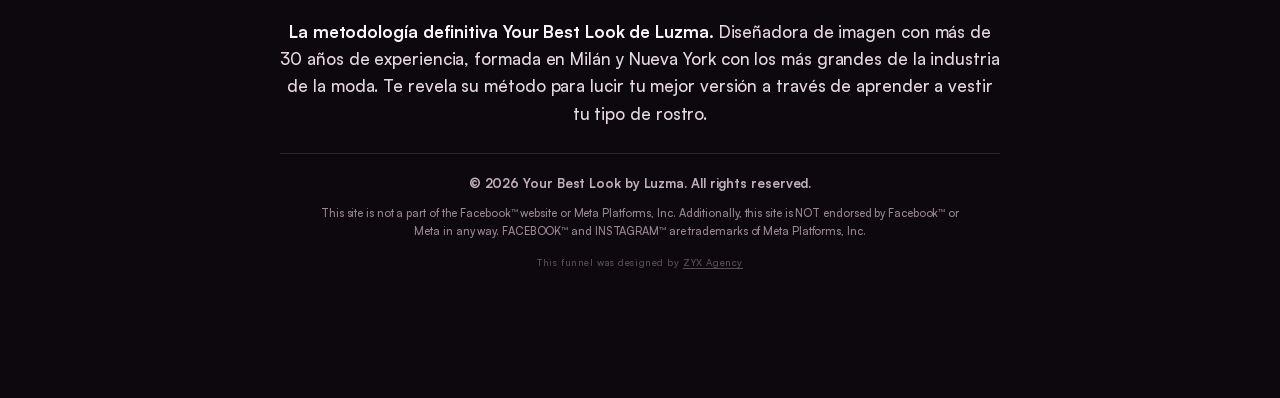
<file: quiz/0/index.html>
<!doctype html>
<html lang="es">
<head>
<meta charset="utf-8">
<meta name="viewport" content="width=device-width, initial-scale=1, viewport-fit=cover">
<title>Descubre el estilo exacto que favorece tu rostro · Your Best Look by Luzma</title>
<meta name="description" content="Responde el quiz y descubre el estilo que te favorece según tu tipo de rostro, con el método definitivo de Your Best Look by Luzma.">
<meta name="theme-color" content="#0d080d">
<meta name="robots" content="noindex">
<link rel="icon" href="favicon.png">
<link rel="preload" href="assets/fonts/satoshi-900.woff2" as="font" type="font/woff2" crossorigin>
<link rel="preload" href="assets/fonts/satoshi-500.woff2" as="font" type="font/woff2" crossorigin>
<link rel="preload" href="assets/fonts/gambetta-500i.woff2" as="font" type="font/woff2" crossorigin>
<link rel="preload" href="assets/v/br25.jpg" as="image">
<link rel="stylesheet" href="styles.css?v=5">
</head>
<body class="is-landing">

<header class="top">
  <button class="top__back" id="back" type="button" aria-label="Atrás" hidden>
    <svg viewBox="0 0 24 24" width="20" height="20" aria-hidden="true"><path d="M15 5l-7 7 7 7" fill="none" stroke="currentColor" stroke-width="2" stroke-linecap="round" stroke-linejoin="round"/></svg>
  </button>
  <a class="brand" href="./" aria-label="Your Best Look by Luzma"><img src="assets/w/logo.webp" alt="Your Best Look by Luzma" width="44" height="44"></a>
  <div class="top__right"><span class="top__step" id="stepcount"></span></div>
  <div class="bars" id="bars" aria-hidden="true"></div>
  <p class="top__sec" id="secname" aria-live="polite"></p>
</header>

<!-- ======================= LANDING ======================= -->
<section id="landing">
  <div class="hero">
    <div class="wall" data-wall aria-hidden="true"></div>
    <div class="hero__in">
      <p class="eyebrow reveal" style="--d:0"><span class="dot"></span>Responde el quiz y descubre el estilo que te favorece según tu tipo de rostro</p>
      <h1 class="h h--xl h--hero reveal" style="--d:1">Descubre el estilo exacto que <span class="sf">favorece</span> tu rostro <span class="pk">y proyecta tu mejor versión.</span></h1>
      <div class="kinetic reveal" style="--d:2" aria-hidden="true">
        <span class="chunk" id="kw">TU <b>ROSTRO</b></span>
        <span class="kinetic__s" id="ks">ya sabe qué ponerte</span>
      </div>
      <p class="hero__p reveal" style="--d:3">Descubre cuál de los <b>7 estilos</b> de Your Best Look le corresponde a tus facciones y el colorido de tu <b>estación</b>, con el método definitivo de <b>Your Best Look by Luzma</b>.</p>
      <button class="btn btn--xl reveal" style="--d:4" type="button" data-start><span class="btn__t">Iniciar quiz</span><span class="btn__a">→</span></button>
      <div class="trust reveal" style="--d:5">
        <div class="trust__row">
          <div class="avatars"><img src="assets/w/rv1.webp" alt=""><img src="assets/c/w4.webp" alt=""><img src="assets/w/rv5.webp" alt=""><img src="assets/c/w12.webp" alt=""><img src="assets/w/rv2.webp" alt=""></div>
          <span class="stars">★★★★★ <b data-proof-rating>4.9</b></span>
        </div>
        <p><b data-proof-women>12,480</b> mujeres ya lucen su mejor versión gracias a la metodología Your Best Look</p>
      </div>
      <div class="hero__media reveal" style="--d:6">
        <figure class="mcard">
          <video src="assets/v/br25.mp4" poster="assets/v/br25.jpg" autoplay muted loop playsinline preload="auto"></video>
          <span class="mcard__c tl"></span><span class="mcard__c tr"></span><span class="mcard__c bl"></span><span class="mcard__c br"></span>
          <figcaption class="mcard__tag"><i></i> Misma mujer · su mejor versión</figcaption>
        </figure>
      </div>
      <ul class="chips reveal" style="--d:7" aria-label="Los 7 estilos">
        <li>Dulce</li><li>Fresca</li><li>Original</li><li>Elegante</li><li>Femenina</li><li>Chic</li><li>Sofisticada</li>
      </ul>
    </div>
  </div>

  <section class="sec">
    <p class="kicker">El secreto de las mujeres que mejor se ven</p>
    <h2 class="h">Nadie empieza por la prenda. <span class="pk">Todas empiezan por su rostro.</span></h2>
    <div class="steps3">
      <article class="s3 ros">
        <figure class="mcard"><video data-src="assets/v/br12.mp4" poster="assets/v/br12.jpg" muted loop playsinline preload="none"></video><span class="s3__n">01</span></figure>
        <h3>Tus líneas y tu escala</h3>
        <p>Rectas o curvas, de petit a extra grande. Deciden tus cuellos, tus aretes y el tamaño de tus estampados.</p>
      </article>
      <article class="s3 ros">
        <figure class="mcard"><video data-src="assets/v/br57.mp4" poster="assets/v/br57.jpg" muted loop playsinline preload="none"></video><span class="s3__n">02</span></figure>
        <h3>Los colores que te iluminan</h3>
        <p>La prueba fucsia y naranja de Luzma, tus ojos y tu contraste natural revelan tu estación.</p>
      </article>
      <article class="s3 ros">
        <figure class="mcard"><video data-src="assets/v/br50.mp4" poster="assets/v/br50.jpg" muted loop playsinline preload="none"></video><span class="s3__n">03</span></figure>
        <h3>Tu estilo, uno de 7</h3>
        <p>La dulce, la fresca, la original, la elegante, la femenina, la chic o la sofisticada. ¿Cuál eres tú?</p>
      </article>
    </div>
  </section>

  <section class="sec sec--wide">
    <p class="kicker">Misma mujer · misma cara</p>
    <h2 class="h">Tu rostro <span class="sf">protagonista.</span></h2>
    <div class="marquee" style="--dur:46s"><div class="marquee__track" data-ba></div></div>
    <p class="fine">Imágenes ilustrativas del método.</p>
  </section>

  <section class="sec">
    <div class="luzma ros">
      <div class="luzma__media">
        <img src="assets/w/luzma.webp" alt="Luzma, diseñadora de imagen" loading="lazy">
        <p class="luzma__badge">Luzma<span>Diseñadora de imagen · Milán · Nueva York</span></p>
      </div>
      <div>
        <p class="kicker">La metodología definitiva</p>
        <h2 class="h">Your Best Look <span class="sf">de Luzma</span></h2>
        <p class="sub">Diseñadora de imagen con más de 30 años de experiencia, formada en Milán y Nueva York con los más grandes de la industria de la moda, te revela su método para lucir tu mejor versión a través de aprender a vestir tu tipo de rostro.</p>
        <ul class="ticks">
          <li>Funciona igual en fast fashion que en boutique de lujo</li>
          <li>Se aprende una vez y es tuyo para siempre</li>
          <li>Frente a tu propio espejo, desde tu casa</li>
        </ul>
      </div>
    </div>
  </section>

  <section class="sec sec--wide">
    <div class="rating">
      <p class="rating__num" data-proof-rating>4.9</p>
      <p class="stars" style="font-size:22px">★★★★★</p>
      <p class="rating__sub"><b data-proof-women>12,480</b> mujeres ya descubrieron el estilo que les corresponde</p>
    </div>
    <div class="tms" data-tms></div>
  </section>

  <section class="sec sec--cta">
    <h2 class="h">Tu rostro siempre tuvo un estilo. <span class="pk">Hoy lo descubres.</span></h2>
    <button class="btn btn--xl" type="button" data-start><span class="btn__t">Iniciar quiz</span><span class="btn__a">→</span></button>
    <p class="fine">2 minutos · Sin registro · Ten un espejo cerca</p>
  </section>

  <footer class="foot">
    <p class="foot__method"><b>La metodología definitiva Your Best Look de Luzma.</b> Diseñadora de imagen con más de 30 años de experiencia, formada en Milán y Nueva York con los más grandes de la industria de la moda. Te revela su método para lucir tu mejor versión a través de aprender a vestir tu tipo de rostro.</p>
    <div data-legal></div>
  </footer>
</section>

<!-- ======================= QUIZ ======================= -->
<main id="quiz" hidden>
  <div class="ambient" aria-hidden="true"><span></span><span></span></div>
  <div id="stage" class="stage"></div>
</main>

<!-- ======================= RESULTADO ======================= -->
<section id="result" hidden></section>

<div class="sticky" id="sticky" hidden>
  <div class="sticky__in">
    <div><p class="sticky__k">Tu acceso hoy</p><p class="sticky__p"><s data-price-before>$691</s> <span data-price>$80 USD</span></p></div>
    <a class="btn btn--sm" data-checkout href="#"><span class="btn__t">Quiero entrar</span><span class="btn__a">→</span></a>
  </div>
</div>

<div class="debug" id="debug" hidden></div>

<script src="config.js?v=7"></script>
<script src="app.js?v=7"></script>
</body>
</html>
</file>
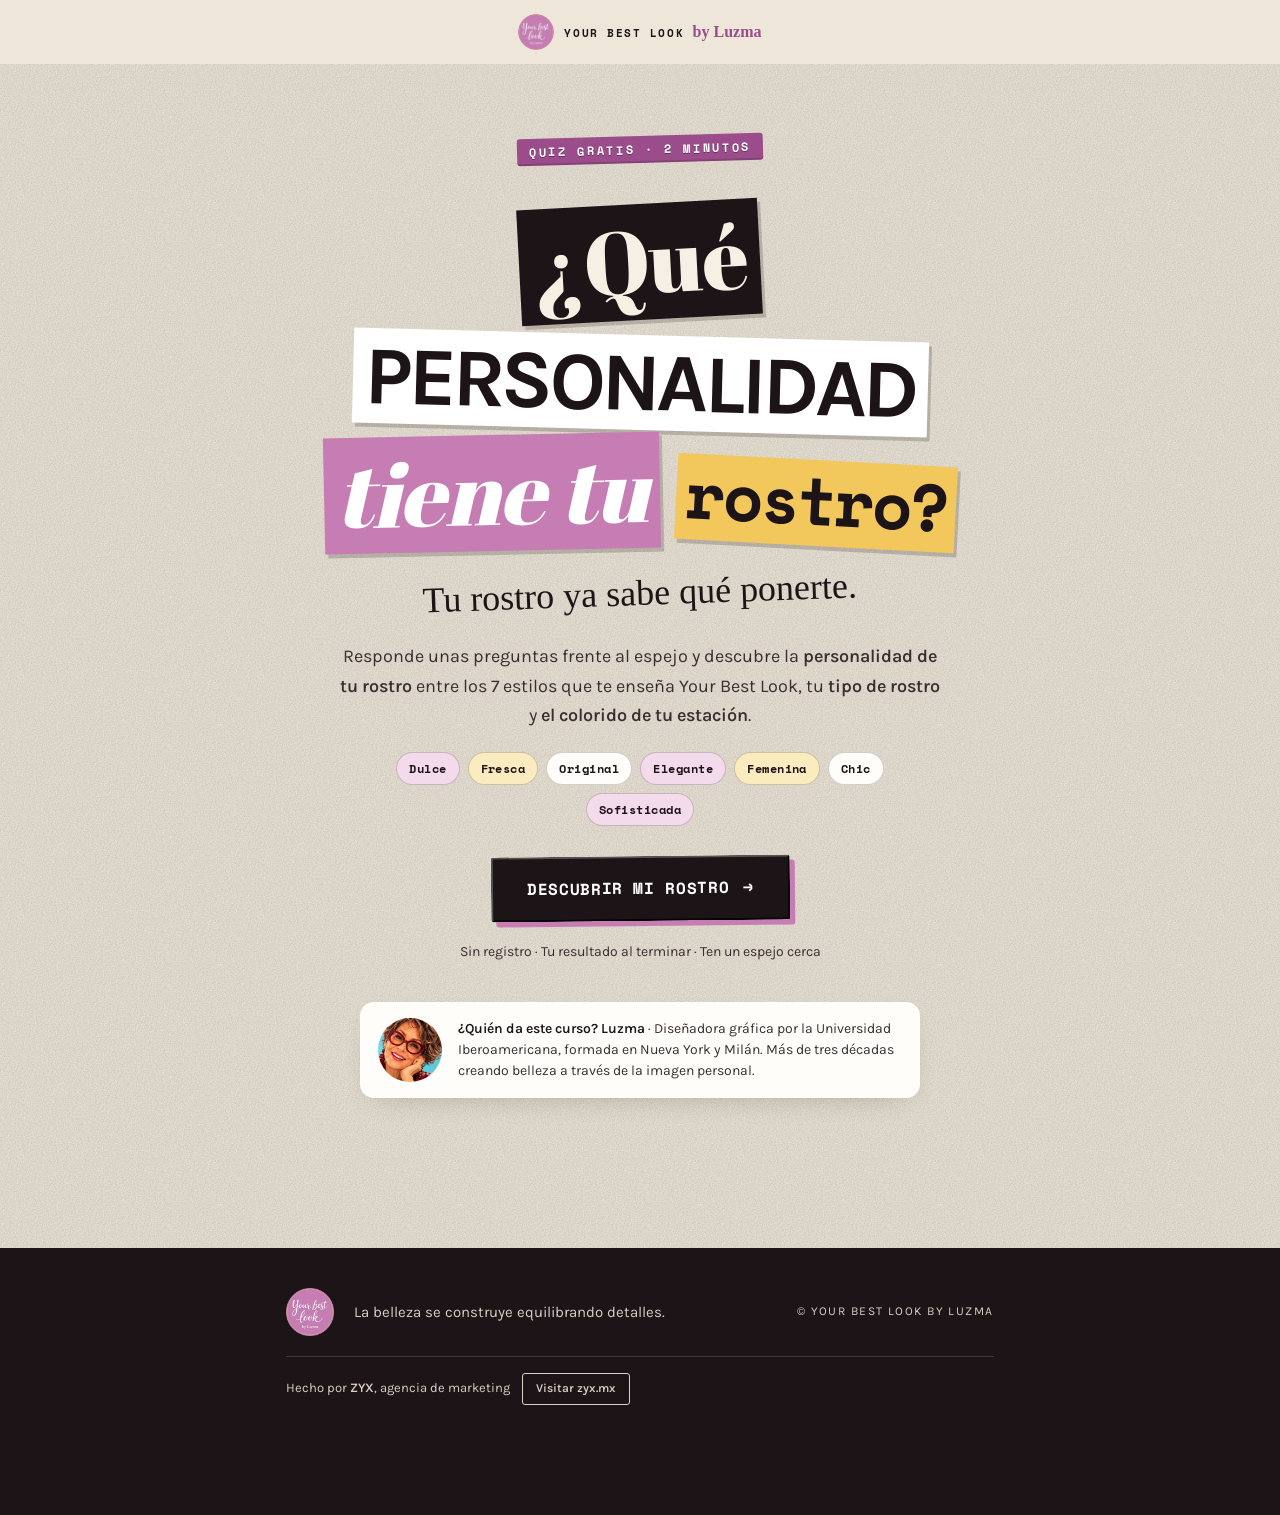
<file: quiz/1/index.html>
<!doctype html>
<html lang="es">
<head>
<meta charset="utf-8">
<meta name="viewport" content="width=device-width,initial-scale=1">
<!-- Meta Pixel -->
<script>
!function(f,b,e,v,n,t,s){if(f.fbq)return;n=f.fbq=function(){n.callMethod?
n.callMethod.apply(n,arguments):n.queue.push(arguments)};if(!f._fbq)f._fbq=n;
n.push=n;n.loaded=!0;n.version='2.0';n.queue=[];t=b.createElement(e);t.async=!0;
t.src=v;s=b.getElementsByTagName(e)[0];s.parentNode.insertBefore(t,s)}(window,
document,'script','https://connect.facebook.net/en_US/fbevents.js');
fbq('init', '2261263981474725');
fbq('track', 'PageView');
</script>
<noscript><img height="1" width="1" style="display:none" src="https://www.facebook.com/tr?id=2261263981474725&ev=PageView&noscript=1"></noscript>
<!-- End Meta Pixel -->
<title>¿Qué personalidad tiene tu rostro? · Quiz de Your Best Look</title>
<meta name="description" content="Quiz gratis de 2 minutos de Your Best Look: descubre la personalidad de tu rostro entre los 7 estilos, tu tipo de rostro y el colorido de tu estación.">
<meta property="og:title" content="¿Qué personalidad tiene tu rostro?">
<meta property="og:description" content="Quiz gratis de 2 minutos de Your Best Look: la personalidad de tu rostro, tu tipo de rostro y el colorido de tu estación.">
<meta property="og:image" content="https://yourbestlookbyluzma.com/assets/og.jpg">
<link rel="icon" type="image/png" href="../../shared/favicon.png">
<meta name="theme-color" content="#f6f1ea">
<link rel="preconnect" href="https://fonts.googleapis.com"><link rel="preconnect" href="https://fonts.gstatic.com" crossorigin>
<link href="https://fonts.googleapis.com/css2?family=Abril+Fatface&family=Karla:wght@400;500;700&family=Permanent+Marker&family=Space+Mono:wght@400;700&display=swap" rel="stylesheet">
<link rel="stylesheet" href="../../shared/base.css?v=4">
<link rel="stylesheet" href="../../theme.css?v=1">
<link rel="stylesheet" href="../quiz.css?v=4">
</head>
<body class="landing t-v11 art qz">

<header class="qz-top">
  <button class="qz-back" id="back" type="button" hidden aria-label="Pregunta anterior">←</button>
  <a class="qz-brand" href="../../"><img src="../../shared/logo.png" alt="Your Best Look by Luzma" width="40" height="40"><span>Your Best Look <em>by Luzma</em></span></a>
  <span class="qz-top__sp" aria-hidden="true"></span>
</header>
<div class="qz-bars" id="bars" aria-hidden="true"></div>

<main>
  <!-- Portada -->
  <section class="qz-intro" id="intro">
    <div class="wrap">
      <p class="kicker">Quiz gratis · 2 minutos</p>
      <h1><span class="rn r1">¿Qué</span> <span class="rn r2">personalidad</span><br><span class="rn r3">tiene tu</span> <span class="rn r4">rostro?</span></h1>
      <p class="script qz-script">Tu rostro ya sabe qué ponerte.</p>
      <p class="qz-lead">Responde unas preguntas frente al espejo y descubre la <b>personalidad de tu rostro</b> entre los 7 estilos que te enseña Your Best Look, tu <b>tipo de rostro</b> y <b>el colorido de tu estación</b>.</p>
      <div class="qz-7" aria-hidden="true"><span>Dulce</span><span>Fresca</span><span>Original</span><span>Elegante</span><span>Femenina</span><span>Chic</span><span>Sofisticada</span></div>
      <button class="btn qz-cta" type="button" data-start>Descubrir mi rostro <i class="btn__arrow">→</i></button>
      <p class="qz-note">Sin registro · Tu resultado al terminar · Ten un espejo cerca</p>
      <div class="qz-guide"><img src="../../shared/img/luzma-rostro.webp" alt="Luzma" width="64" height="64"><p><b>¿Quién da este curso? Luzma</b> · Diseñadora gráfica por la Universidad Iberoamericana, formada en Nueva York y Milán. Más de tres décadas creando belleza a través de la imagen personal.</p></div>
    </div>
  </section>

  <!-- Preguntas -->
  <section class="qz-app" id="quiz" hidden aria-live="polite">
    <div class="wrap"><div id="stage" class="qz-stage"></div></div>
  </section>

  <!-- Resultado -->
  <section class="qz-res" id="resultado" hidden>
    <div class="wrap">
      <div class="qz-hero" id="r-card">
        <p class="kicker">Tu resultado</p>
        <p class="qz-eres" id="r-eres">Tu rostro tiene la personalidad de</p>
        <h1 id="r-style">La elegante</h1>
        <p class="script qz-rq" id="r-q"></p>
        <p class="qz-tag" id="r-tag"></p>
        <p class="qz-desc" id="r-desc"></p>
        <p class="qz-second" id="r-second" hidden>Y por cómo te gustaría que te vieran, también hay un lado de <b></b> que quiere salir.</p>
      </div>

      <div class="qz-block">
        <h2>Tu tipo de <em>rostro.</em></h2>
        <p>Así como tienes talla de ropa, también tienes otras tallas. La de tu rostro decide el tamaño de tus estampados, aretes, collares y hasta de tu corte de cabello.</p>
        <div class="qz-sizes qz-sizes--res" id="r-size" aria-label="Tu tipo de rostro"></div>
      </div>

      <div class="qz-grid2">
        <div class="qz-list qz-list--si"><h3>Lo que te hace brillar</h3><ul id="r-si"></ul></div>
        <div class="qz-list qz-list--no"><h3>Lo que te apaga</h3><ul id="r-no"></ul></div>
      </div>

      <div class="qz-season">
        <div class="qz-sw5" id="r-sw" aria-hidden="true"></div>
        <div><p class="qz-k" id="r-estk"></p><h3>El colorido de tu estación: <span id="r-est"></span></h3><p id="r-estd"></p></div>
      </div>

      <div class="qz-why">
        <p class="kicker">Lo que me dijiste</p>
        <p><span id="r-algo"></span><span id="r-pain"></span></p>
        <p><span id="r-age"></span> Y para <b id="r-meta"></b>, lo que sigue es confirmar tu resultado frente al espejo.</p>
      </div>

      <div class="qz-offer" data-tone="dark">
        <div class="qz-offer__txt">
          <p class="kicker">Tu siguiente paso</p>
          <h2 id="r-offer-h">Esto es tu primera lectura. <em>En la masterclass, tu instructivo completo.</em></h2>
          <p id="r-lista"></p>
          <p>Your Best Look te enseña a confirmarlo tú misma, con tu espejo, tu cuaderno de trabajo y 7 capítulos paso a paso: tus líneas, tus tamaños, tus estampados, tu saturación, tus texturas, tu estilo, tus proporciones y tus colores.</p>
          <ul class="qz-inc"><li>Tu masterclass completa</li><li>Tu propio cuaderno de trabajo</li><li>El colorido de tu estación con la prueba fucsia y naranja</li><li>¡Tu curso para siempre!</li></ul>
          <div class="qz-price"><span class="was">Antes <s data-price-before>$89 USD</s></span><span class="amt" data-price>$80 USD</span><span class="qz-pnote">Pago único · Acceso inmediato · Garantía de <span data-guarantee>7</span> días</span></div>
          <p class="qz-ready">Ya sabes qué personalidad tiene tu rostro. Ahora aprende a vestirla.</p>
          <a class="btn btn--block" data-checkout href="#"><span id="r-btn">Quiero descubrir My Best Look</span><i class="btn__arrow" aria-hidden="true">→</i></a>
          <p class="qz-micro">Pago seguro con Hotmart · Si en 7 días sientes que no es para ti, pides tu reembolso completo.</p>
        </div>
        <div class="qz-offer__vid"><p class="qz-vk">▶ La clase de Your Best Look · 6 min</p><div class="video" data-video></div></div>
      </div>

      <div class="qz-end">
        <a class="qz-share" id="r-share" href="#" target="_blank" rel="noopener">Compartir mi resultado por WhatsApp</a>
        <button class="qz-again" id="r-again" type="button">Volver a hacer el quiz</button>
      </div>
    </div>
  </section>
</main>

<footer class="footer"><div class="wrap"><img src="../../shared/logo.png" alt="" width="48" height="48" loading="lazy"><p>La belleza se construye equilibrando detalles.</p><p class="footer__c">© Your Best Look by Luzma</p><div class="zyx"><span>Hecho por <b>ZYX</b>, agencia de marketing</span><a href="https://zyx.mx" target="_blank" rel="noopener">Visitar zyx.mx</a></div></div></footer>

<script src="../../assets/config.js?v=6"></script>
<script src="../../assets/app.js?v=7"></script>
<script src="../quiz.js?v=6"></script>
</body>
</html>
</file>
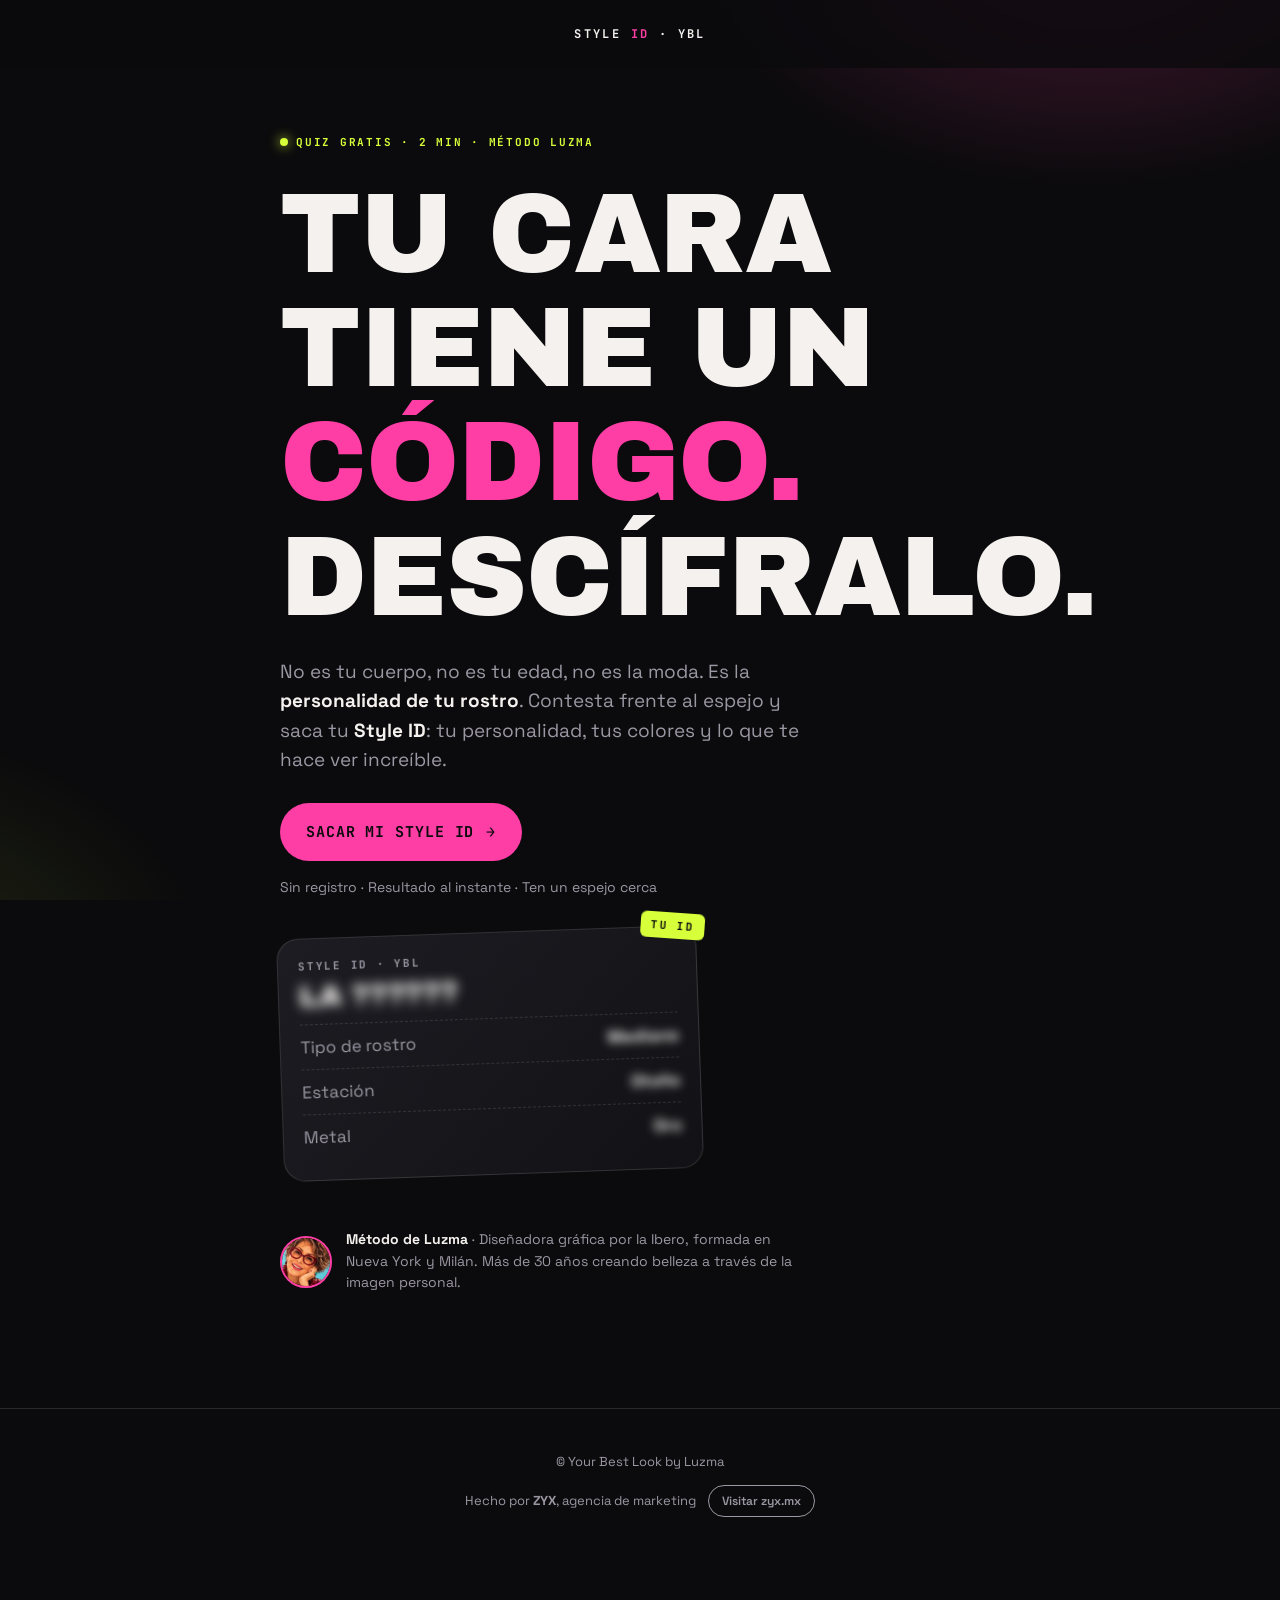
<file: quiz/2/index.html>
<!doctype html>
<html lang="es">
<head>
<meta charset="utf-8">
<meta name="viewport" content="width=device-width,initial-scale=1">
<!-- Meta Pixel -->
<script>
!function(f,b,e,v,n,t,s){if(f.fbq)return;n=f.fbq=function(){n.callMethod?
n.callMethod.apply(n,arguments):n.queue.push(arguments)};if(!f._fbq)f._fbq=n;
n.push=n;n.loaded=!0;n.version='2.0';n.queue=[];t=b.createElement(e);t.async=!0;
t.src=v;s=b.getElementsByTagName(e)[0];s.parentNode.insertBefore(t,s)}(window,
document,'script','https://connect.facebook.net/en_US/fbevents.js');
fbq('init', '2261263981474725');
fbq('track', 'PageView');
</script>
<noscript><img height="1" width="1" style="display:none" src="https://www.facebook.com/tr?id=2261263981474725&ev=PageView&noscript=1"></noscript>
<!-- End Meta Pixel -->
<title>Style ID · ¿Qué código tiene tu cara? | Your Best Look</title>
<meta name="description" content="Saca tu Style ID en 2 minutos: la personalidad de tu rostro, tus colores y lo que te hace ver increíble. Método de Luzma.">
<meta property="og:title" content="Saca tu Style ID">
<meta property="og:description" content="Tu cara tiene un código. Descífralo en 2 minutos con el método de Luzma.">
<meta property="og:image" content="https://yourbestlookbyluzma.com/assets/og.jpg">
<link rel="icon" type="image/png" href="../../shared/favicon.png">
<meta name="theme-color" content="#0b0b0d">
<link rel="preconnect" href="https://fonts.googleapis.com"><link rel="preconnect" href="https://fonts.gstatic.com" crossorigin>
<link href="https://fonts.googleapis.com/css2?family=Archivo+Black&family=Space+Grotesk:wght@400;500;700&family=JetBrains+Mono:wght@500;700&display=swap" rel="stylesheet">
<link rel="stylesheet" href="../core.css?v=2">
<style>
:root{--bg:#0b0b0d;--card:#16161b;--ink:#f4f1ee;--mut:#9b97a3;--pink:#ff3ea5;--lime:#d7ff3a;--line:rgba(255,255,255,.12)}
body{background:var(--bg);color:var(--ink);font:400 17px/1.55 "Space Grotesk",system-ui,sans-serif}
body::before{content:"";position:fixed;inset:0;pointer-events:none;background:radial-gradient(600px 400px at 85% -10%,rgba(255,62,165,.28),transparent 70%),radial-gradient(500px 380px at -10% 110%,rgba(215,255,58,.12),transparent 70%)}
h1,h2,h3{font-family:"Archivo Black",sans-serif;font-weight:400;letter-spacing:-.01em;line-height:1.02;margin:0;text-transform:uppercase}
.mono{font:700 11px "JetBrains Mono",monospace;letter-spacing:.16em;text-transform:uppercase}
.btn{background:var(--pink);color:#0b0b0d;font:700 15px "JetBrains Mono",monospace;letter-spacing:.06em;text-transform:uppercase;padding:19px 26px;border-radius:999px;box-shadow:0 0 0 0 rgba(255,62,165,.5);transition:transform .15s,box-shadow .3s}
.btn:hover{transform:translateY(-2px);box-shadow:0 10px 40px -8px rgba(255,62,165,.7)}
.qz-top{position:sticky;top:0;z-index:20;display:grid;grid-template-columns:44px 1fr 44px;align-items:center;padding:12px 20px;background:rgba(11,11,13,.8);backdrop-filter:blur(10px)}
.qz-brand{justify-self:center;color:var(--ink);text-decoration:none;font:700 12px "JetBrains Mono",monospace;letter-spacing:.2em}
.qz-brand b{color:var(--pink)}
.qz-back{width:44px;height:44px;border:1px solid var(--line);border-radius:50%;background:none;cursor:pointer}
.qz-bars{grid-template-columns:repeat(3,1fr);gap:6px;max-width:760px;margin:0 auto;padding:4px 20px 0}
.qz-seg{height:4px;background:var(--line);border-radius:4px}
.qz-seg i{background:var(--pink);border-radius:4px}
.qz-seg em{position:absolute;top:9px;left:0;font:700 9px "JetBrains Mono",monospace;font-style:normal;letter-spacing:.16em;text-transform:uppercase;color:var(--mut)}
.qz-seg.on em{color:var(--lime)}
/* Portada */
.qz-intro{padding:56px 0 60px;text-align:left}
.qz-intro .tag{display:inline-flex;gap:8px;align-items:center;color:var(--lime)}
.qz-intro .tag::before{content:"";width:8px;height:8px;border-radius:50%;background:var(--lime);box-shadow:0 0 12px var(--lime)}
.qz-intro h1{font-size:clamp(40px,10.4vw,112px);margin:18px 0 0}
.qz-intro h1 span{color:var(--pink)}
.qz-intro .lead{font-size:19px;color:var(--mut);max-width:520px;margin:22px 0 28px}
.qz-intro .lead b{color:var(--ink)}
.preview{position:relative;margin:34px 0 0;padding:20px;border-radius:22px;background:linear-gradient(135deg,#1c1c22,#121216);border:1px solid var(--line);max-width:420px;rotate:-2deg}
.preview .row{display:flex;justify-content:space-between;border-top:1px dashed var(--line);padding:9px 0;color:var(--mut)}
.preview .row b{color:var(--ink);filter:blur(5px)}
.preview h3{font-size:30px;margin:8px 0 12px;filter:blur(6px)}
.preview .stamp{position:absolute;right:-10px;top:-14px;background:var(--lime);color:#0b0b0d;padding:6px 10px;border-radius:6px;rotate:6deg}
.qz-note{color:var(--mut);font-size:14px;margin-top:16px}
.by{display:flex;gap:14px;align-items:center;margin-top:40px;color:var(--mut);font-size:14px;max-width:520px}
.by img{width:52px;height:52px;border-radius:50%;object-fit:cover;flex:none;border:2px solid var(--pink)}
.by b{color:var(--ink)}
/* Preguntas */
.qz-app{padding:42px 0 70px;min-height:calc(100svh - 80px)}
.qz-card{max-width:620px;margin:0 auto}
.qz-card h2{font-size:clamp(28px,4.4vw,44px)}
.qz-help{color:var(--mut);margin:12px 0 0}
.qz-opt{background:var(--card);border:1px solid var(--line);border-radius:16px;padding:15px 16px;font-size:16px;color:var(--ink);transition:border-color .15s,transform .15s}
.qz-opt:hover{border-color:rgba(255,62,165,.6);transform:translateX(3px)}
.qz-opt.is-sel{border-color:var(--pink);background:rgba(255,62,165,.12)}
.qz-check{border:2px solid var(--mut);border-radius:6px}
.qz-opt.is-sel .qz-check{border-color:var(--pink);background:var(--pink);color:#0b0b0d}
.qz-ico,.qz-dots{color:var(--lime)}
.qz-name input{background:var(--card);border:1px solid var(--line);border-radius:16px;padding:18px;color:var(--ink)}
.qz-name input:focus{outline:none;border-color:var(--pink)}
.qz-info{text-align:left;background:var(--pink);color:#0b0b0d;padding:36px 30px;border-radius:24px}
.qz-info .kicker{font:700 11px "JetBrains Mono",monospace;letter-spacing:.16em;text-transform:uppercase;margin:0}
.qz-info h2{margin:14px 0 0;font-size:clamp(28px,4.2vw,42px)}
.qz-info p:not(.kicker){margin:16px 0 4px;font-size:18px}
.qz-info .btn{background:#0b0b0d;color:var(--ink)}
.qz-info .qz-sizes span{opacity:1}
.qz-ring{background:conic-gradient(var(--pink) calc(var(--p) * 1%),var(--card) 0)}
.qz-ring b{background:var(--bg);font:400 34px "Archivo Black",sans-serif}
.qz-phase h2{font-size:clamp(24px,3.6vw,34px)}
.qz-reveal p{color:var(--mut)}.qz-reveal b{color:var(--ink)}
.qz-big{font:400 clamp(44px,8vw,76px)/1 "Archivo Black",sans-serif;color:var(--pink);text-transform:uppercase;margin:6px 0 0}
.qz-reveal blockquote{font-size:19px}.qz-reveal cite{color:var(--lime)}
.qz-sizes--res span.on{color:var(--pink)}
/* Resultado: credencial */
.qz-res{padding:40px 0 30px}
.idcard{position:relative;max-width:520px;margin:0 auto;border-radius:26px;padding:24px;background:linear-gradient(150deg,#1d1d24 0%,#121217 60%);border:1px solid var(--line);overflow:hidden;box-shadow:0 30px 80px -30px rgba(255,62,165,.55)}
.idcard::after{content:"";position:absolute;inset:0;background:linear-gradient(115deg,transparent 30%,rgba(255,255,255,.08) 45%,transparent 60%);pointer-events:none}
.idcard .top{display:flex;justify-content:space-between;align-items:center;color:var(--mut)}
.idcard .top b{color:var(--pink)}
.idcard .who{display:grid;grid-template-columns:96px 1fr;gap:18px;align-items:center;margin:22px 0 16px}
.idcard .face{width:96px;height:96px;border-radius:20px;background:var(--c,var(--pink));display:grid;place-items:center;font:400 46px "Archivo Black",sans-serif;color:#0b0b0d}
.idcard h1{font-size:clamp(34px,7vw,52px);color:var(--ink)}
.idcard .q{color:var(--lime);margin:6px 0 0;font-weight:500}
.idcard dl{display:grid;grid-template-columns:1fr 1fr;gap:0 18px;margin:0}
.idcard dl div{border-top:1px dashed var(--line);padding:10px 0}
.idcard dt{font:700 9px "JetBrains Mono",monospace;letter-spacing:.16em;text-transform:uppercase;color:var(--mut)}
.idcard dd{margin:2px 0 0;font-weight:700;text-transform:capitalize}
.idcard .r-sw{height:22px;border-radius:6px;margin:14px 0 0}
.idcard .bar{display:flex;justify-content:space-between;align-items:flex-end;margin-top:16px}
.idcard .code{height:34px;width:60%;background:repeating-linear-gradient(90deg,var(--ink) 0 2px,transparent 2px 4px,var(--ink) 4px 5px,transparent 5px 8px)}
.idcard .sig{font:500 14px "JetBrains Mono",monospace;color:var(--mut)}
.sect{max-width:620px;margin:56px auto 0}
.sect h2{font-size:clamp(26px,4vw,38px);margin-bottom:14px}
.sect h2 span{color:var(--pink)}
.desc{max-width:620px;margin:22px auto 0;font-size:19px;text-align:center}
.lists{display:grid;grid-template-columns:1fr 1fr;gap:14px}
.lists>div{background:var(--card);border:1px solid var(--line);border-radius:18px;padding:20px}
.lists h3{font-size:18px;margin-bottom:8px}
.lists ul{margin:0;padding:0;list-style:none}
.lists li{padding:8px 0 8px 26px;position:relative;border-top:1px solid var(--line);font-size:15px}
.lists .si li::before{content:"↑";position:absolute;left:0;color:var(--lime);font-weight:700}
.lists .no li::before{content:"↓";position:absolute;left:0;color:var(--pink);font-weight:700}
.why p{font-size:20px;line-height:1.45}.why b{color:var(--lime);font-weight:500}
.offer{max-width:760px;margin:60px auto 0;display:grid;grid-template-columns:1.2fr .8fr;gap:30px;align-items:center;background:var(--ink);color:#0b0b0d;border-radius:28px;padding:34px}
.offer h2{font-size:clamp(28px,4vw,42px)}
.offer h2 em{display:block;font-style:normal;color:var(--pink)}
.offer p{color:#3b3840}
.offer ul{list-style:none;padding:0;margin:14px 0 18px}
.offer li{padding:5px 0 5px 24px;position:relative}.offer li::before{content:"✦";position:absolute;left:0;color:var(--pink)}
.price{display:flex;flex-wrap:wrap;align-items:baseline;gap:4px 12px;margin-bottom:16px}
.price .was{width:100%;color:#6b6772}
.price .amt{font:400 58px/1 "Archivo Black",sans-serif}
.price .note{width:100%;font-size:14px;color:#6b6772}
.offer .btn{box-shadow:6px 6px 0 #0b0b0d}
.micro{font-size:13px;text-align:center;margin-top:12px}
.vid{display:flex;flex-direction:column;align-items:center;gap:10px}
.vid .video{border-radius:18px}
.end{display:flex;flex-wrap:wrap;gap:12px 22px;justify-content:center;margin:34px 0}
.share{background:var(--lime);color:#0b0b0d;text-decoration:none;font:700 13px "JetBrains Mono",monospace;padding:14px 18px;border-radius:999px;text-transform:uppercase;letter-spacing:.06em}
.again{border:0;background:none;color:var(--mut);text-decoration:underline;cursor:pointer}
footer{border-top:1px solid var(--line);margin-top:40px;padding:30px 20px 110px;color:var(--mut);text-align:center;font-size:13px}
@media(max-width:760px){.offer{grid-template-columns:1fr}.vid{order:-1}}
@media(max-width:560px){.lists{grid-template-columns:1fr}.idcard .who{grid-template-columns:72px 1fr}.idcard .face{width:72px;height:72px;font-size:34px}}
</style>
</head>
<body class="qz">
<header class="qz-top">
  <button class="qz-back" id="back" type="button" hidden aria-label="Atrás">←</button>
  <a class="qz-brand" href="../../">STYLE <b>ID</b> · YBL</a><span></span>
</header>
<div class="qz-bars" id="bars" aria-hidden="true"></div>

<main>
  <section class="qz-intro" id="intro"><div class="wrap">
    <p class="mono tag">Quiz gratis · 2 min · Método Luzma</p>
    <h1>Tu cara tiene un <span>código.</span> Descífralo.</h1>
    <p class="lead">No es tu cuerpo, no es tu edad, no es la moda. Es la <b>personalidad de tu rostro</b>. Contesta frente al espejo y saca tu <b>Style ID</b>: tu personalidad, tus colores y lo que te hace ver increíble.</p>
    <button class="btn" type="button" data-start>Sacar mi Style ID <i class="btn__arrow">→</i></button>
    <p class="qz-note">Sin registro · Resultado al instante · Ten un espejo cerca</p>
    <div class="preview" aria-hidden="true"><span class="stamp mono">Tu ID</span><p class="mono" style="color:var(--mut);margin:0">Style ID · YBL</p><h3>La ??????</h3><div class="row"><span>Tipo de rostro</span><b>Mediano</b></div><div class="row"><span>Estación</span><b>Otoño</b></div><div class="row"><span>Metal</span><b>Oro</b></div></div>
    <div class="by"><img src="../../shared/img/luzma-rostro.webp" alt="Luzma" width="52" height="52"><p><b>Método de Luzma</b> · Diseñadora gráfica por la Ibero, formada en Nueva York y Milán. Más de 30 años creando belleza a través de la imagen personal.</p></div>
  </div></section>

  <section class="qz-app" id="quiz" hidden aria-live="polite"><div class="wrap"><div id="stage" class="qz-stage"></div></div></section>

  <section class="qz-res" id="resultado" hidden><div class="wrap">
    <div class="idcard">
      <div class="top"><span class="mono">Style ID · <b>YBL</b></span><span class="mono" id="r-folio"></span></div>
      <div class="who"><div class="face" id="r-ini">✦</div><div><p class="mono" style="color:var(--mut);margin:0" id="r-eres"></p><h1 id="r-style"></h1><p class="q" id="r-q"></p></div></div>
      <dl><div><dt>Tipo de rostro</dt><dd id="r-tipo"></dd></div><div><dt>Líneas</dt><dd id="r-linea"></dd></div><div><dt>Estación</dt><dd id="r-est"></dd></div><div><dt>Metal</dt><dd id="r-metal"></dd></div></dl>
      <div class="r-sw"></div>
      <div class="bar"><span class="code" aria-hidden="true"></span><span class="sig">Verificado · Luzma</span></div>
    </div>
    <p class="desc" id="r-desc"></p>

    <div class="sect"><h2>Tu código <span>en la vida real</span></h2>
      <div class="lists"><div class="si"><h3>Te sube</h3><ul id="r-si"></ul></div><div class="no"><h3>Te baja</h3><ul id="r-no"></ul></div></div>
    </div>
    <div class="sect why"><p class="mono" style="color:var(--pink)">Lo que me dijiste</p><p><span id="r-algo"></span><span id="r-pain"></span></p><p><span id="r-age"></span> Y para <b id="r-meta"></b>, lo que sigue es aprender a usar tu código.</p></div>

    <div class="offer">
      <div>
        <p class="mono" style="color:var(--pink);margin:0">Siguiente nivel</p>
        <h2 id="r-offer-h">Tu ID ya existe. <em>Ahora aprende a usarlo.</em></h2>
        <p id="r-lista"></p>
        <ul><li>Masterclass completa en 7 capítulos</li><li>Tu cuaderno de trabajo</li><li>Tu estación con la prueba fucsia y naranja</li><li>Acceso para siempre</li></ul>
        <div class="price"><span class="was">Antes <s data-price-before>$89 USD</s></span><span class="amt" data-price>$80 USD</span><span class="note">Pago único · Acceso inmediato · Garantía de <span data-guarantee>7</span> días</span></div>
        <a class="btn btn--block" data-checkout href="#"><span class="r-btn">Quiero mi Best Look</span><i class="btn__arrow">→</i></a>
        <p class="micro">Pago seguro con Hotmart · 7 días para pedir tu reembolso si no es para ti.</p>
      </div>
      <div class="vid"><p class="mono" style="margin:0">▶ La clase de Luzma · 6 min</p><div class="video" data-video></div></div>
    </div>
    <div class="end"><a class="share" id="r-share" href="#" target="_blank" rel="noopener">Mandar mi ID por WhatsApp</a><button class="again" id="r-again" type="button">Repetir</button></div>
  </div></section>
</main>
<footer><p>© Your Best Look by Luzma</p><div class="zyx"><span>Hecho por <b>ZYX</b>, agencia de marketing</span><a href="https://zyx.mx" target="_blank" rel="noopener">Visitar zyx.mx</a></div></footer>
<script>
window.QUIZ = {
  id: "2-style-id",
  sections: ["Tu cara", "Tu color", "Tu vibe"],
  steps: function (S) {
    var by = {}; S.forEach(function (s) { by[s.id] = s; });
    by.imagina.k = "Real talk"; by.imagina.t = "No necesitas más ropa. Necesitas saber qué es tuyo."; by.imagina.p = "Las que siempre se ven increíbles no tienen más ropa: tienen su código claro. Vamos por el tuyo."; by.imagina.btn = "Vamos";
    by.metas.q = "¿Qué quieres desbloquear?";
    by.deseo.q = "¿Qué vibe quieres que se note cuando llegas?";
    by.deseo.o = [["Dulce y cercana", "dulce"], ["Natural, sin esfuerzo", "fresca"], ["Creativa y divertida", "original"], ["Elegante y segura", "elegante"], ["Femenina y magnética", "femenina"], ["Moderna, siempre on point", "chic"], ["Imponente, de otro nivel", "sofisticada"]];
    by.lista.q = "Sé honesta: ¿qué tan lista estás para dejar de adivinar frente al clóset?";
    by.fase1.label = "Leyendo el código de tu cara…"; by.fase2.label = "Calculando tu paleta…"; by.fase3.label = "Imprimiendo tu Style ID…";
    return S.filter(function (s) { return s.id !== "hombros"; });
  },
  lista: {
    ya: "Estás lista. Lo que te falta es el método para usarlo todos los días sin pensarlo.",
    miedo: "¿Miedo de volver a equivocarte? Tienes 7 días de garantía: si no es para ti, te regresan tu dinero.",
    ver: "Antes de decidir, dale play a la clase de Luzma. Son 6 minutos y te va a hacer clic."
  },
  text: {
    rostroH: function (n) { return (n ? n + ", tu" : "Tu") + " cara ya tiene código"; },
    rostroP: function (t, l) { return "Tipo <b>" + t + "</b>, líneas <b>" + l + "</b>. Desbloqueaste la primera parte de tu ID."; },
    colorH: function (n) { return (n ? n + ", tu" : "Tu") + " paleta está lista"; },
    colorP: "Estos son los colores que te hacen ver con luz. Falta lo mejor: tu personalidad.",
    perfilH: function (n) { return (n ? n + ", tu" : "Tu") + " Style ID está listo"; },
    verBtn: "Ver mi Style ID",
    eres: function (n) { return n ? "Style ID de " + n : "Tu Style ID"; },
    offerH: function (n) { return (n ? n + ", tu" : "Tu") + " ID ya existe. "; },
    btn: function (st) { return "Quiero vestir como " + st; },
    share: function (st, e, url) { return "Mi Style ID: " + st + " de " + e + ". Saca el tuyo en 2 minutos: " + url; }
  },
  onReady: function () {}
};
</script>
<script src="../../assets/config.js?v=6"></script>
<script src="../../assets/app.js?v=7"></script>
<script src="../quiz.js?v=6"></script>
<script>
// La inicial de su nombre en la credencial
new MutationObserver(function () { var n = document.getElementById("r-eres").textContent.replace("Style ID de ", ""); if (n && n !== "Tu Style ID") document.getElementById("r-ini").textContent = n.charAt(0); }).observe(document.getElementById("r-eres"), { childList: true });
</script>
</body>
</html>
</file>
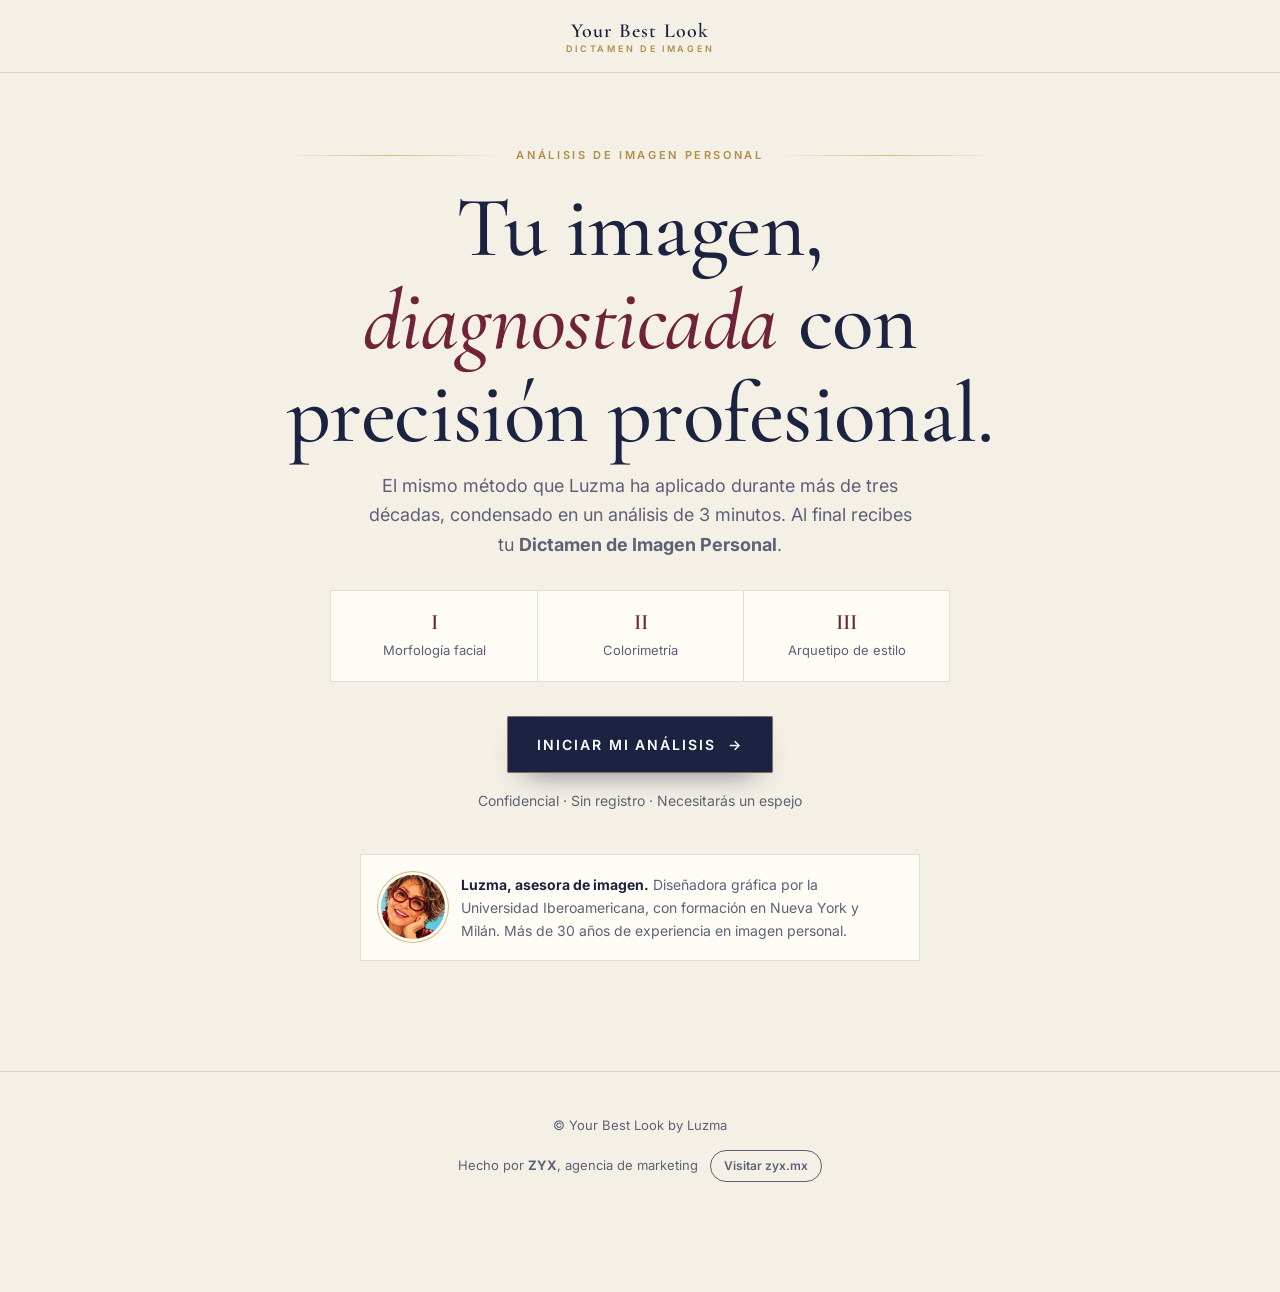
<file: quiz/3/index.html>
<!doctype html>
<html lang="es">
<head>
<meta charset="utf-8">
<meta name="viewport" content="width=device-width,initial-scale=1">
<!-- Meta Pixel -->
<script>
!function(f,b,e,v,n,t,s){if(f.fbq)return;n=f.fbq=function(){n.callMethod?
n.callMethod.apply(n,arguments):n.queue.push(arguments)};if(!f._fbq)f._fbq=n;
n.push=n;n.loaded=!0;n.version='2.0';n.queue=[];t=b.createElement(e);t.async=!0;
t.src=v;s=b.getElementsByTagName(e)[0];s.parentNode.insertBefore(t,s)}(window,
document,'script','https://connect.facebook.net/en_US/fbevents.js');
fbq('init', '2261263981474725');
fbq('track', 'PageView');
</script>
<noscript><img height="1" width="1" style="display:none" src="https://www.facebook.com/tr?id=2261263981474725&ev=PageView&noscript=1"></noscript>
<!-- End Meta Pixel -->
<title>Dictamen de Imagen Personal · Método Luzma | Your Best Look</title>
<meta name="description" content="Análisis de imagen en 3 minutos: morfología facial, temperatura cromática y arquetipo de estilo, con el método de Luzma.">
<meta property="og:title" content="Tu Dictamen de Imagen Personal">
<meta property="og:description" content="Morfología facial, colorimetría y arquetipo de estilo en 3 minutos, con el método de Luzma.">
<meta property="og:image" content="https://yourbestlookbyluzma.com/assets/og.jpg">
<link rel="icon" type="image/png" href="../../shared/favicon.png">
<meta name="theme-color" content="#f5f0e6">
<link rel="preconnect" href="https://fonts.googleapis.com"><link rel="preconnect" href="https://fonts.gstatic.com" crossorigin>
<link href="https://fonts.googleapis.com/css2?family=Cormorant+Garamond:ital,wght@0,500;0,600;0,700;1,500&family=Inter:wght@400;500;600&family=Pinyon+Script&display=swap" rel="stylesheet">
<link rel="stylesheet" href="../core.css?v=2">
<style>
:root{--bg:#f5f0e6;--paper:#fffcf6;--ink:#1c2340;--mut:#5d6177;--gold:#b08d4a;--gold2:#d6bb7c;--wine:#6e2338;--line:rgba(28,35,64,.14)}
body{background:var(--bg);color:var(--ink);font:400 17px/1.65 Inter,system-ui,sans-serif}
h1,h2,h3{font-family:"Cormorant Garamond",Georgia,serif;font-weight:600;line-height:1.08;margin:0;letter-spacing:-.005em}
.ov{font:600 11px Inter,sans-serif;letter-spacing:.24em;text-transform:uppercase;color:var(--gold)}
.rule{display:flex;align-items:center;gap:14px;color:var(--gold)}.rule::before,.rule::after{content:"";flex:1;height:1px;background:linear-gradient(90deg,transparent,var(--gold2),transparent)}
.btn{background:var(--ink);color:#fff;font:600 14px Inter,sans-serif;letter-spacing:.14em;text-transform:uppercase;padding:20px 30px;border-radius:2px;box-shadow:inset 0 0 0 1px rgba(214,187,124,.5),0 14px 30px -18px rgba(28,35,64,.8);transition:background .2s}
.btn:hover{background:#28305a}
.qz-top{position:sticky;top:0;z-index:20;display:grid;grid-template-columns:44px 1fr 44px;align-items:center;padding:14px 20px;background:rgba(245,240,230,.94);backdrop-filter:blur(6px);border-bottom:1px solid var(--line)}
.qz-brand{justify-self:center;text-align:center;color:var(--ink);text-decoration:none;font:600 20px "Cormorant Garamond",serif;letter-spacing:.06em}
.qz-brand small{display:block;font:600 9px Inter,sans-serif;letter-spacing:.3em;color:var(--gold);text-transform:uppercase}
.qz-back{width:44px;height:44px;border:1px solid var(--line);border-radius:50%;background:none;cursor:pointer}
.qz-bars{grid-template-columns:repeat(3,1fr);gap:14px;max-width:760px;margin:0 auto;padding:12px 20px 0}
.qz-seg{height:2px;background:var(--line)}
.qz-seg i{background:var(--gold)}
.qz-seg em{position:absolute;top:8px;left:0;font:500 10px Inter,sans-serif;font-style:normal;letter-spacing:.06em;color:var(--mut)}
.qz-seg.on em{color:var(--ink);font-weight:600}
/* Portada */
.qz-intro{padding:64px 0 70px;text-align:center}
.qz-intro h1{font-size:clamp(46px,7.4vw,86px);font-weight:500;margin:20px 0 10px}
.qz-intro h1 em{font-style:italic;color:var(--wine)}
.qz-intro .lead{max-width:560px;margin:0 auto 30px;color:var(--mut);font-size:18px}
.pillars{display:grid;grid-template-columns:repeat(3,1fr);max-width:620px;margin:0 auto 34px;border:1px solid var(--line);background:var(--paper)}
.pillars div{padding:18px 12px;border-left:1px solid var(--line)}.pillars div:first-child{border-left:0}
.pillars b{display:block;font:600 22px "Cormorant Garamond",serif;color:var(--wine)}
.pillars span{font-size:13px;color:var(--mut)}
.qz-note{color:var(--mut);font-size:14px;margin-top:16px}
.cred{display:flex;align-items:center;gap:16px;max-width:560px;margin:42px auto 0;text-align:left;padding:18px 20px;background:var(--paper);border:1px solid var(--line)}
.cred img{width:64px;height:64px;border-radius:50%;object-fit:cover;flex:none;box-shadow:0 0 0 3px var(--paper),0 0 0 4px var(--gold2)}
.cred p{margin:0;font-size:14px;color:var(--mut)}.cred b{color:var(--ink)}
/* Preguntas */
.qz-app{padding:52px 0 70px;min-height:calc(100svh - 100px)}
.qz-card{max-width:620px;margin:0 auto}
.qz-card h2{font-size:clamp(30px,4.2vw,44px)}
.qz-help{color:var(--mut);margin:12px 0 0}
.qz-opt{background:var(--paper);border:1px solid var(--line);border-radius:2px;padding:16px 18px;font-size:16px;color:var(--ink);transition:border-color .15s,box-shadow .15s}
.qz-opt:hover{border-color:var(--gold2)}
.qz-opt.is-sel{border-color:var(--gold);box-shadow:inset 3px 0 0 var(--gold);background:#fff8ea}
.qz-check{border:1px solid var(--gold)}.qz-opt.is-sel .qz-check{background:var(--ink);color:#fff;border-color:var(--ink)}
.qz-ico,.qz-dots{color:var(--wine)}
.qz-name input{background:var(--paper);border:1px solid var(--line);padding:18px;color:var(--ink);font-family:"Cormorant Garamond",serif;font-size:24px}
.qz-name input:focus{outline:none;border-color:var(--gold)}
.qz-info{text-align:center;background:var(--ink);color:#f4efe4;padding:46px 34px;box-shadow:inset 0 0 0 1px rgba(214,187,124,.4),inset 0 0 0 8px var(--ink),inset 0 0 0 9px rgba(214,187,124,.4)}
.qz-info .kicker{font:600 11px Inter,sans-serif;letter-spacing:.24em;text-transform:uppercase;color:var(--gold2);margin:0}
.qz-info h2{margin:16px 0 0;font-size:clamp(30px,4.2vw,42px);font-style:italic;font-weight:500}
.qz-info p:not(.kicker){color:#cfcbd8;margin:16px auto 6px;max-width:500px}
.qz-info .btn{background:var(--gold2);color:var(--ink)}
.qz-info .qz-sizes span{opacity:1;color:var(--gold2)}
.qz-ring{background:conic-gradient(var(--gold) calc(var(--p) * 1%),rgba(28,35,64,.08) 0)}
.qz-ring b{background:var(--bg);font:600 36px "Cormorant Garamond",serif}
.qz-phase h2{font-size:clamp(28px,3.8vw,38px)}
.qz-reveal p{color:var(--mut)}.qz-reveal b{color:var(--ink)}
.qz-big{font:500 italic clamp(48px,8vw,80px)/1 "Cormorant Garamond",serif;color:var(--wine);margin:6px 0 0}
.qz-reveal blockquote{font:500 italic 22px/1.35 "Cormorant Garamond",serif}.qz-reveal cite{font:400 26px "Pinyon Script",cursive;color:var(--gold)}
.qz-sizes--res span.on{color:var(--wine)}
/* Resultado: dictamen */
.qz-res{padding:44px 0 30px}
.doc{background:var(--paper);max-width:700px;margin:0 auto;padding:clamp(28px,5vw,56px);border:1px solid var(--line);box-shadow:0 30px 70px -40px rgba(28,35,64,.5);position:relative}
.doc::before{content:"";position:absolute;inset:10px;border:1px solid var(--gold2);pointer-events:none}
.doc .head{display:flex;justify-content:space-between;gap:12px;font-size:12px;color:var(--mut);border-bottom:1px solid var(--line);padding-bottom:14px}
.doc h1{text-align:center;font-size:clamp(30px,4.6vw,46px);font-weight:500;margin:26px 0 4px}
.doc .para{text-align:center;color:var(--mut);margin:0 0 26px}
.doc .para b{color:var(--ink);font-family:"Cormorant Garamond",serif;font-size:22px}
.verdict{text-align:center;padding:26px 10px;border-top:1px solid var(--line);border-bottom:1px solid var(--line)}
.verdict h2{font-size:clamp(46px,8vw,78px);font-style:italic;font-weight:500;color:var(--c,var(--wine));margin:8px 0}
.verdict .q{font:500 italic 22px "Cormorant Garamond",serif;color:var(--mut);margin:0}
.desc{font-size:17px;max-width:540px;margin:16px auto 0}
.table{width:100%;border-collapse:collapse;margin:26px 0 0;font-size:15px}
.table th{text-align:left;font:600 11px Inter,sans-serif;letter-spacing:.18em;text-transform:uppercase;color:var(--gold);padding:12px 0;border-bottom:1px solid var(--line);width:46%}
.table td{padding:12px 0;border-bottom:1px solid var(--line);font-family:"Cormorant Garamond",serif;font-size:21px;text-transform:capitalize}
.r-sw{height:30px;margin-top:14px;border:1px solid var(--line)}
.recs{display:grid;grid-template-columns:1fr 1fr;gap:26px;margin-top:30px}
.recs h3{font-size:24px;border-bottom:1px solid var(--gold2);padding-bottom:6px;margin-bottom:6px}
.recs ul{margin:0;padding:0;list-style:none;font-size:15px}
.recs li{padding:7px 0 7px 22px;position:relative}
.recs .si li::before{content:"◆";position:absolute;left:0;color:var(--gold);font-size:10px;top:12px}
.recs .no li::before{content:"—";position:absolute;left:0;color:var(--wine)}
.obs{margin-top:30px;padding:20px 22px;background:#fbf5e7;border-left:3px solid var(--gold)}
.obs p{margin:6px 0 0}.obs b{color:var(--wine);font-weight:600}
.sign{display:flex;justify-content:flex-end;margin-top:30px;text-align:center}
.sign div{border-top:1px solid var(--ink);padding-top:6px;min-width:240px}
.sign .sc{font:400 40px/1 "Pinyon Script",cursive;color:var(--ink);margin-bottom:-6px}
.sign small{display:block;font-size:11px;color:var(--mut);letter-spacing:.06em}
.offer{max-width:700px;margin:56px auto 0;background:var(--ink);color:#f4efe4;padding:clamp(28px,5vw,48px);display:grid;grid-template-columns:1.2fr .8fr;gap:30px;align-items:center;box-shadow:inset 0 0 0 1px rgba(214,187,124,.4)}
.offer h2{font-size:clamp(30px,4vw,42px);font-weight:500}
.offer h2 em{display:block;font-style:italic;color:var(--gold2)}
.offer p{color:#cfcbd8}
.offer ul{list-style:none;padding:0;margin:14px 0 18px}
.offer li{padding:5px 0 5px 24px;position:relative;color:#f4efe4}.offer li::before{content:"◆";position:absolute;left:0;color:var(--gold2);font-size:10px;top:11px}
.price{display:flex;flex-wrap:wrap;align-items:baseline;gap:4px 12px;margin-bottom:16px}
.price .was{width:100%;color:#cfcbd8}
.price .amt{font:600 60px/1 "Cormorant Garamond",serif;color:#fff}
.price .note{width:100%;font-size:13px;color:#cfcbd8}
.offer .btn{background:var(--gold2);color:var(--ink)}
.micro{font-size:12px;text-align:center;margin-top:12px}
.vid{display:flex;flex-direction:column;align-items:center;gap:10px}
.vid .video{box-shadow:0 0 0 1px var(--gold2)}
.end{display:flex;flex-wrap:wrap;gap:12px 22px;justify-content:center;margin:30px 0}
.share{color:var(--ink);font-weight:600;font-size:14px}
.again{border:0;background:none;color:var(--mut);text-decoration:underline;cursor:pointer}
footer{border-top:1px solid var(--line);margin-top:40px;padding:30px 20px 110px;color:var(--mut);text-align:center;font-size:13px}
@media(max-width:760px){.offer{grid-template-columns:1fr}.vid{order:-1}}
@media(max-width:560px){.recs{grid-template-columns:1fr}.pillars span{font-size:12px}.doc .head{flex-direction:column}}
</style>
</head>
<body class="qz">
<header class="qz-top">
  <button class="qz-back" id="back" type="button" hidden aria-label="Atrás">←</button>
  <a class="qz-brand" href="../../">Your Best Look<small>Dictamen de imagen</small></a><span></span>
</header>
<div class="qz-bars" id="bars" aria-hidden="true"></div>

<main>
  <section class="qz-intro" id="intro"><div class="wrap">
    <p class="rule ov">Análisis de imagen personal</p>
    <h1>Tu imagen, <em>diagnosticada</em> con precisión profesional.</h1>
    <p class="lead">El mismo método que Luzma ha aplicado durante más de tres décadas, condensado en un análisis de 3 minutos. Al final recibes tu <b>Dictamen de Imagen Personal</b>.</p>
    <div class="pillars"><div><b>I</b><span>Morfología facial</span></div><div><b>II</b><span>Colorimetría</span></div><div><b>III</b><span>Arquetipo de estilo</span></div></div>
    <button class="btn" type="button" data-start>Iniciar mi análisis <i class="btn__arrow">→</i></button>
    <p class="qz-note">Confidencial · Sin registro · Necesitarás un espejo</p>
    <div class="cred"><img src="../../shared/img/luzma-rostro.webp" alt="Luzma" width="64" height="64"><p><b>Luzma, asesora de imagen.</b> Diseñadora gráfica por la Universidad Iberoamericana, con formación en Nueva York y Milán. Más de 30 años de experiencia en imagen personal.</p></div>
  </div></section>

  <section class="qz-app" id="quiz" hidden aria-live="polite"><div class="wrap"><div id="stage" class="qz-stage"></div></div></section>

  <section class="qz-res" id="resultado" hidden><div class="wrap">
    <article class="doc">
      <div class="head"><span>Your Best Look · Método Luzma</span><span><span id="r-folio"></span> · <span id="r-fecha"></span></span></div>
      <h1>Dictamen de Imagen Personal</h1>
      <p class="para" id="r-eres"></p>
      <div class="verdict"><p class="ov">Arquetipo de estilo</p><h2 id="r-style"></h2><p class="q" id="r-q"></p><p class="desc" id="r-desc"></p></div>
      <table class="table"><tr><th>I. Escala del rostro</th><td id="r-tipo"></td></tr><tr><th>I. Predominio de líneas</th><td id="r-linea"></td></tr><tr><th>II. Estación cromática</th><td id="r-est"></td></tr><tr><th>II. Metal recomendado</th><td id="r-metal"></td></tr></table>
      <div class="r-sw" aria-hidden="true"></div>
      <div class="recs"><div class="si"><h3>Recomendaciones</h3><ul id="r-si"></ul></div><div class="no"><h3>Evitar</h3><ul id="r-no"></ul></div></div>
      <div class="obs"><p class="ov">Observaciones</p><p><span id="r-algo"></span><span id="r-pain"></span></p><p><span id="r-age"></span> Objetivo declarado: <b id="r-meta"></b>.</p></div>
      <div class="sign"><div><p class="sc">Luzma</p><small>Asesora de imagen · Ibero · Nueva York · Milán</small></div></div>
    </article>

    <div class="offer">
      <div>
        <p class="ov" style="color:var(--gold2)">Implementación</p>
        <h2 id="r-offer-h">Este dictamen es el diagnóstico. <em>La masterclass es el tratamiento.</em></h2>
        <p id="r-lista"></p>
        <ul><li>Masterclass completa: 7 capítulos</li><li>Cuaderno de trabajo para tu instructivo personal</li><li>Prueba cromática fucsia / naranja guiada</li><li>Acceso vitalicio</li></ul>
        <div class="price"><span class="was">Inversión regular <s data-price-before>$89 USD</s></span><span class="amt" data-price>$80 USD</span><span class="note">Pago único · Acceso inmediato · Garantía de <span data-guarantee>7</span> días</span></div>
        <a class="btn btn--block" data-checkout href="#"><span class="r-btn">Implementar mi dictamen</span><i class="btn__arrow">→</i></a>
        <p class="micro">Pago seguro con Hotmart · Reembolso completo dentro de los primeros 7 días.</p>
      </div>
      <div class="vid"><p class="ov" style="color:var(--gold2);margin:0">La clase de Luzma · 6 min</p><div class="video" data-video></div></div>
    </div>
    <div class="end"><a class="share" id="r-share" href="#" target="_blank" rel="noopener">Compartir mi dictamen por WhatsApp</a><button class="again" id="r-again" type="button">Repetir el análisis</button></div>
  </div></section>
</main>
<footer><p>© Your Best Look by Luzma</p><div class="zyx"><span>Hecho por <b>ZYX</b>, agencia de marketing</span><a href="https://zyx.mx" target="_blank" rel="noopener">Visitar zyx.mx</a></div></footer>
<script>
window.QUIZ = {
  id: "3-dictamen",
  sections: ["I. Morfología", "II. Colorimetría", "III. Arquetipo"],
  steps: function (S) {
    var by = {}; S.forEach(function (s) { by[s.id] = s; });
    by.edad.q = "Para calibrar tu análisis, ¿en qué rango de edad te encuentras?"; by.edad.sub = "Tu escala facial no cambia con los años; tu contexto sí.";
    by.edad.o = [["35 a 44", "35"], ["45 a 54", "45"], ["55 a 64", "55"], ["65 o más", "65"]];
    by.nombre.q = "¿A nombre de quién emitimos el dictamen?"; by.nombre.sub = "Solo tu nombre de pila.";
    by.metas.q = "¿Qué objetivos persigues con tu imagen?"; by.metas.sub = "Selecciona todos los que apliquen.";
    by.metas.o = [["Proyectar autoridad y seguridad", "pro"], ["Recuperar mi esencia y sentirme bella", "bonita"], ["Optimizar mi guardarropa y mi inversión", "ahorro"], ["Conocer mi paleta de color", "color"], ["Simplificar mi rutina al vestir", "rapido"], ["Alinear mi imagen con quien soy hoy", "yo"]];
    by.imagina.k = "Principio rector"; by.imagina.t = "La elegancia no se compra: se diagnostica."; by.imagina.p = "Antes de cualquier prenda, un asesor de imagen analiza tres variables: la escala de tu rostro, sus líneas y tu temperatura cromática. Es exactamente lo que haremos ahora."; by.imagina.btn = "Comenzar el análisis";
    by.rasgos.q = "Análisis de escala: frente al espejo, con el cabello recogido, tus rasgos (ojos, nariz y labios) son…";
    by.huesos.q = "Análisis estructural: tu muñeca, tus hombros y tu mandíbula son…";
    by.lineas.q = "Análisis de líneas: ¿qué predomina en tu rostro?";
    by.temp.q = "Prueba cromática de Luzma: coloca un tono fucsia y uno naranja junto a tu rostro, sin maquillaje. ¿Cuál lo ilumina?";
    by.contraste.q = "Tu colorido natural (piel, ojos y cabello de nacimiento) presenta un contraste…";
    by.dolor.q = "Diagnóstico de guardarropa: ¿qué situaciones reconoces?";
    by.algo.q = "¿Te ha ocurrido que, ya arreglada, percibes que «algo no termina de cuadrar»?";
    by.deseo.q = "¿Qué impresión deseas proyectar al entrar a una sala?";
    by.deseo.o = [["Calidez y cercanía", "dulce"], ["Naturalidad y frescura", "fresca"], ["Creatividad y carácter", "original"], ["Elegancia y aplomo", "elegante"], ["Feminidad y magnetismo", "femenina"], ["Vanguardia y distinción", "chic"], ["Presencia y sofisticación", "sofisticada"]];
    by.lista.q = "¿Qué tan dispuesta estás a dejar de improvisar con tu imagen?";
    by.lista.o = [["Totalmente: quiero resultados ya", "ya"], ["Dispuesta, aunque temo volver a equivocarme", "miedo"], ["Primero quiero conocer el método a fondo", "ver"]];
    by.fase1.label = "Analizando escala y líneas de tu rostro…"; by.fase2.label = "Determinando tu temperatura cromática…"; by.fase3.label = "Integrando tu arquetipo de estilo…";
    return S;
  },
  lista: {
    ya: "Tu disposición es el factor decisivo. Lo que sigue es aplicar el método completo frente a tu espejo.",
    miedo: "Es natural después de años de prueba y error. Por eso la masterclass incluye una garantía de 7 días: tu inversión está protegida.",
    ver: "Conoce el método de primera mano: la clase de Luzma dura 6 minutos y explica el enfoque completo."
  },
  text: {
    metasSub: function (n, edad, sub) { return (n ? n + ", " : "") + "calibramos tu análisis" + (edad ? " para el rango de " + edad + " años" : "") + ". " + sub; },
    rasgosSub: function (n) { return n + ", evalúa la escala, no tu preferencia estética."; },
    dolorSub: function (n) { return n + ", este análisis es confidencial. Selecciona todas las que reconozcas."; },
    skip: "Prefiero mantenerlo anónimo",
    rostroH: function () { return "Morfología facial determinada"; },
    rostroP: function (t, l) { return "Escala <b>" + t + "</b> con predominio de líneas <b>" + l + "</b>. Primer componente de tu dictamen concluido."; },
    colorH: function () { return "Temperatura cromática determinada"; },
    colorP: "Esta es la gama que armoniza con tu colorido natural. Resta el componente decisivo: tu arquetipo de estilo.",
    perfilH: function (n) { return "Dictamen concluido" + (n ? ", " + n : ""); },
    verBtn: "Consultar mi dictamen",
    eres: function (n) { return n ? "Emitido para <b>" + n + "</b>" : "Emitido para ti"; },
    offerH: function (n) { return (n ? n + ", este" : "Este") + " dictamen es el diagnóstico. "; },
    algo: "La sensación de que «algo no cuadra» responde a una desalineación entre tu vestuario y la escala de tu rostro. ",
    btn: function (st) { return "Implementar mi estilo: " + st; },
    share: function (st, e, url) { return "Mi Dictamen de Imagen Personal: arquetipo " + st + ", estación " + e + ". Haz tu análisis gratuito con el método de Luzma: " + url; }
  }
};
</script>
<script src="../../assets/config.js?v=6"></script>
<script src="../../assets/app.js?v=7"></script>
<script src="../quiz.js?v=6"></script>
<script>
// El "Emitido para" lleva negritas
new MutationObserver(function () { var e = document.getElementById("r-eres"); if (e.textContent.indexOf("<b>") > -1) e.innerHTML = e.textContent; }).observe(document.getElementById("r-eres"), { childList: true });
</script>
</body>
</html>
</file>
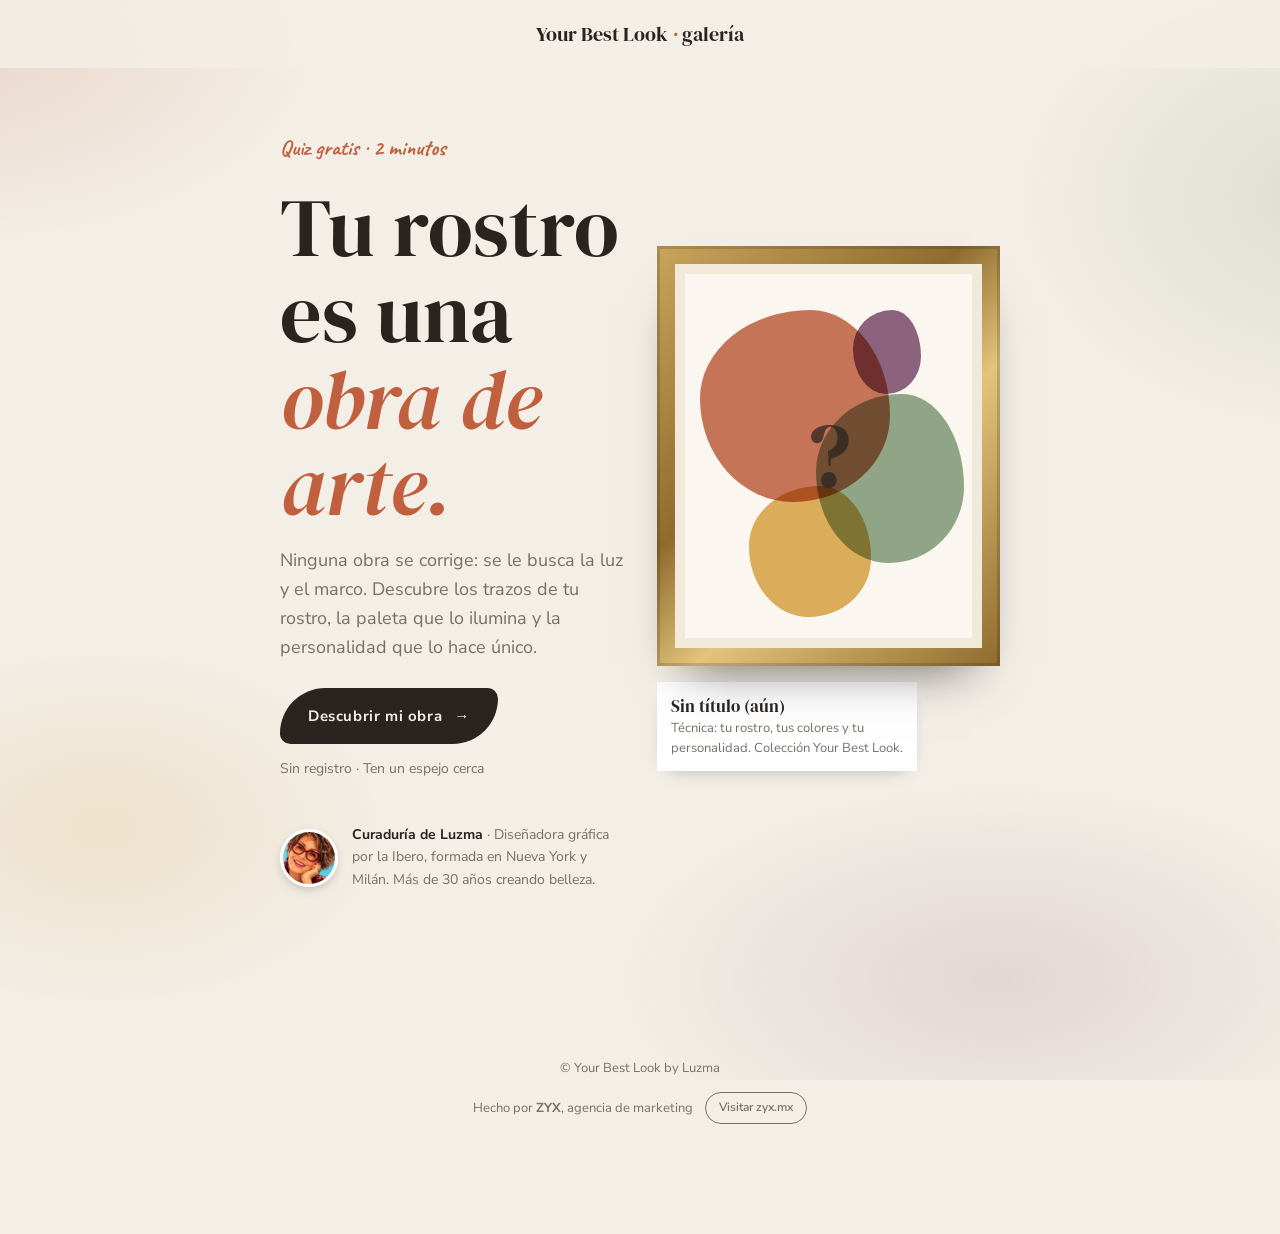
<file: quiz/4/index.html>
<!doctype html>
<html lang="es">
<head>
<meta charset="utf-8">
<meta name="viewport" content="width=device-width,initial-scale=1">
<!-- Meta Pixel -->
<script>
!function(f,b,e,v,n,t,s){if(f.fbq)return;n=f.fbq=function(){n.callMethod?
n.callMethod.apply(n,arguments):n.queue.push(arguments)};if(!f._fbq)f._fbq=n;
n.push=n;n.loaded=!0;n.version='2.0';n.queue=[];t=b.createElement(e);t.async=!0;
t.src=v;s=b.getElementsByTagName(e)[0];s.parentNode.insertBefore(t,s)}(window,
document,'script','https://connect.facebook.net/en_US/fbevents.js');
fbq('init', '2261263981474725');
fbq('track', 'PageView');
</script>
<noscript><img height="1" width="1" style="display:none" src="https://www.facebook.com/tr?id=2261263981474725&ev=PageView&noscript=1"></noscript>
<!-- End Meta Pixel -->
<title>Tu rostro es una obra de arte · Método Luzma | Your Best Look</title>
<meta name="description" content="Descubre qué obra es tu rostro: sus trazos, su paleta y su personalidad, con el método de Luzma.">
<meta property="og:title" content="¿Qué obra de arte es tu rostro?">
<meta property="og:description" content="Sus trazos, su paleta y su personalidad, en 2 minutos con el método de Luzma.">
<meta property="og:image" content="https://yourbestlookbyluzma.com/assets/og.jpg">
<link rel="icon" type="image/png" href="../../shared/favicon.png">
<meta name="theme-color" content="#f3eee6">
<link rel="preconnect" href="https://fonts.googleapis.com"><link rel="preconnect" href="https://fonts.gstatic.com" crossorigin>
<link href="https://fonts.googleapis.com/css2?family=DM+Serif+Display:ital@0;1&family=Nunito+Sans:wght@400;600;700&family=Caveat:wght@500;700&display=swap" rel="stylesheet">
<link rel="stylesheet" href="../core.css?v=2">
<style>
:root{--wall:#f3eee6;--ink:#2a2420;--mut:#7a6f66;--terra:#c0603f;--sage:#7e9a7a;--plum:#7a4a6e;--ochre:#d9a441;--line:rgba(42,36,32,.15)}
body{background:var(--wall);color:var(--ink);font:400 17px/1.6 "Nunito Sans",system-ui,sans-serif}
body::before{content:"";position:fixed;inset:-20%;pointer-events:none;z-index:-1;background:
 radial-gradient(28% 22% at 12% 18%,rgba(192,96,63,.16),transparent 70%),
 radial-gradient(24% 26% at 88% 30%,rgba(126,154,122,.18),transparent 70%),
 radial-gradient(30% 22% at 70% 92%,rgba(122,74,110,.14),transparent 70%),
 radial-gradient(22% 20% at 20% 80%,rgba(217,164,65,.16),transparent 70%)}
h1,h2,h3{font-family:"DM Serif Display",Georgia,serif;font-weight:400;line-height:1.05;margin:0}
.hand{font:700 22px Caveat,cursive;color:var(--terra)}
.btn{background:var(--ink);color:var(--wall);font:700 15px "Nunito Sans",sans-serif;letter-spacing:.04em;padding:18px 28px;border-radius:60px 14px 60px 14px;transition:background .2s,transform .2s}
.btn:hover{background:var(--terra);transform:rotate(-1deg)}
.qz-top{position:sticky;top:0;z-index:20;display:grid;grid-template-columns:44px 1fr 44px;align-items:center;padding:12px 20px;background:rgba(243,238,230,.9);backdrop-filter:blur(6px)}
.qz-brand{justify-self:center;color:var(--ink);text-decoration:none;font:400 20px "DM Serif Display",serif}
.qz-brand i{color:var(--terra)}
.qz-back{width:44px;height:44px;border:0;border-radius:50%;background:#fff;cursor:pointer;box-shadow:0 4px 14px -8px rgba(0,0,0,.4)}
.qz-bars{grid-template-columns:repeat(3,1fr);gap:10px;max-width:760px;margin:0 auto;padding:6px 20px 0}
.qz-seg{height:8px;background:rgba(42,36,32,.08);border-radius:20px}
.qz-seg i{border-radius:20px;background:linear-gradient(90deg,var(--terra),var(--ochre))}
.qz-seg:nth-child(2) i{background:linear-gradient(90deg,var(--sage),var(--ochre))}
.qz-seg:nth-child(3) i{background:linear-gradient(90deg,var(--plum),var(--terra))}
.qz-seg em{position:absolute;top:11px;left:2px;font:700 17px Caveat,cursive;font-style:normal;color:var(--mut)}
.qz-seg.on em{color:var(--ink)}
/* Portada */
.qz-intro{padding:44px 0 70px}
.gallery{display:grid;grid-template-columns:1fr 1fr;gap:34px;align-items:center}
.frame{position:relative;padding:18px;background:linear-gradient(135deg,#c9a45c,#8f6b2e 40%,#e2c47c 60%,#8f6b2e);box-shadow:0 30px 50px -30px rgba(0,0,0,.6),inset 0 0 0 3px rgba(0,0,0,.15)}
.frame .canvas{aspect-ratio:4/5;background:#fbf7f0;position:relative;overflow:hidden;box-shadow:inset 0 0 0 10px #f1e9da}
.blob{position:absolute;border-radius:58% 42% 51% 49% / 46% 55% 45% 54%;filter:blur(.5px);mix-blend-mode:multiply;opacity:.85}
.b1{width:62%;height:50%;left:8%;top:12%;background:var(--terra)}
.b2{width:48%;height:44%;right:6%;top:34%;background:var(--sage)}
.b3{width:40%;height:34%;left:24%;bottom:8%;background:var(--ochre)}
.b4{width:22%;height:22%;right:20%;top:12%;background:var(--plum)}
.frame .q{position:absolute;inset:0;display:grid;place-items:center;font:400 90px "DM Serif Display",serif;color:rgba(42,36,32,.75)}
.label{background:#fff;padding:12px 14px;font-size:13px;color:var(--mut);box-shadow:0 6px 20px -12px rgba(0,0,0,.4);margin-top:16px;max-width:260px}
.label b{display:block;color:var(--ink);font:400 17px "DM Serif Display",serif}
.qz-intro h1{font-size:clamp(46px,7vw,82px)}
.qz-intro h1 em{color:var(--terra)}
.qz-intro .lead{color:var(--mut);font-size:18px;margin:18px 0 26px}
.qz-note{color:var(--mut);font-size:14px;margin-top:14px}
.curator{display:flex;gap:14px;align-items:center;margin-top:30px;font-size:14px;color:var(--mut)}
.curator img{width:58px;height:58px;border-radius:50%;object-fit:cover;flex:none;border:3px solid #fff;box-shadow:0 4px 14px -6px rgba(0,0,0,.4)}
.curator b{color:var(--ink)}
/* Preguntas */
.qz-app{padding:48px 0 70px;min-height:calc(100svh - 90px)}
.qz-card{max-width:620px;margin:0 auto}
.qz-card h2{font-size:clamp(30px,4.2vw,44px)}
.qz-help{color:var(--mut);margin:12px 0 0}
.qz-opt{background:#fffdf8;border:2px solid transparent;border-radius:22px 8px 22px 8px;padding:15px 18px;font-size:16px;color:var(--ink);box-shadow:0 8px 20px -16px rgba(0,0,0,.5);transition:transform .2s,border-color .2s}
.qz-opt:nth-child(odd){border-radius:8px 22px 8px 22px}
.qz-opt:hover{transform:rotate(-.5deg) translateY(-1px)}
.qz-opt.is-sel{border-color:var(--terra);background:#fff4ec}
.qz-check{border:2px solid var(--mut);border-radius:50%}.qz-opt.is-sel .qz-check{background:var(--terra);border-color:var(--terra);color:#fff}
.qz-ico,.qz-dots{color:var(--plum)}
.qz-name input{background:#fffdf8;border:2px dashed var(--mut);border-radius:16px;padding:18px;color:var(--ink);font-family:Caveat,cursive;font-size:30px}
.qz-name input:focus{outline:none;border-color:var(--terra)}
.qz-info{text-align:center;background:#fffdf8;padding:40px 30px;border-radius:30px;box-shadow:0 20px 40px -26px rgba(0,0,0,.5);position:relative;overflow:hidden}
.qz-info::before{content:"";position:absolute;width:220px;height:220px;right:-70px;top:-70px;border-radius:50%;background:var(--ochre);opacity:.25}
.qz-info .kicker{font:700 24px Caveat,cursive;color:var(--terra);margin:0}
.qz-info h2{margin:8px 0 0;font-size:clamp(30px,4.2vw,42px)}
.qz-info p:not(.kicker){color:var(--mut);margin:16px auto 6px;max-width:480px}
.qz-info .qz-sizes span{opacity:1;color:var(--plum)}
.qz-ring{background:conic-gradient(var(--terra),var(--ochre) calc(var(--p) * .5%),var(--sage) calc(var(--p) * 1%),rgba(42,36,32,.08) 0)}
.qz-ring b{background:var(--wall);font:400 36px "DM Serif Display",serif}
.qz-phase h2{font-size:clamp(28px,3.8vw,38px)}
.qz-reveal p{color:var(--mut)}.qz-reveal b{color:var(--ink)}
.qz-big{font:400 italic clamp(48px,8vw,80px)/1 "DM Serif Display",serif;color:var(--terra);margin:6px 0 0}
.qz-reveal blockquote{font:400 italic 22px/1.35 "DM Serif Display",serif}.qz-reveal cite{font:700 24px Caveat,cursive;color:var(--terra)}
.qz-sizes--res span.on{color:var(--terra)}
/* Resultado */
.qz-res{padding:40px 0 30px}
.exhibit{display:grid;grid-template-columns:1fr 1fr;gap:34px;align-items:center}
.art{aspect-ratio:4/5;position:relative;overflow:hidden;background:#fbf7f0;box-shadow:inset 0 0 0 10px #f1e9da}
.art .r-sw{position:absolute;inset:0;grid-template-columns:none}
.art .r-sw i{position:absolute;border-radius:58% 42% 51% 49% / 46% 55% 45% 54%;mix-blend-mode:multiply;opacity:.88}
.art .r-sw i:nth-child(1){width:64%;height:48%;left:6%;top:10%}
.art .r-sw i:nth-child(2){width:50%;height:44%;right:4%;top:30%}
.art .r-sw i:nth-child(3){width:44%;height:36%;left:20%;bottom:8%}
.art .r-sw i:nth-child(4){width:26%;height:24%;right:16%;top:8%}
.art .r-sw i:nth-child(5){width:20%;height:18%;left:10%;bottom:30%;opacity:.6}
.art .init{position:absolute;inset:0;display:grid;place-items:center;font:400 120px "DM Serif Display",serif;color:rgba(42,36,32,.8)}
.placard{background:#fff;padding:22px;box-shadow:0 10px 30px -18px rgba(0,0,0,.5)}
.placard .hand{margin:0}
.placard h1{font-size:clamp(40px,6vw,64px);color:var(--c,var(--terra))}
.placard .q{font:400 italic 20px "DM Serif Display",serif;color:var(--mut);margin:6px 0 14px}
.placard dl{margin:0;font-size:14px}
.placard dl div{display:flex;justify-content:space-between;gap:12px;border-top:1px solid var(--line);padding:8px 0}
.placard dt{color:var(--mut)}.placard dd{margin:0;font-weight:700;text-transform:capitalize}
.desc{max-width:620px;margin:30px auto 0;text-align:center;font:400 italic 22px/1.4 "DM Serif Display",serif}
.notes{display:grid;grid-template-columns:1fr 1fr;gap:16px;max-width:720px;margin:40px auto 0}
.notes>div{background:#fffdf8;padding:22px;border-radius:24px 8px 24px 8px;box-shadow:0 10px 26px -20px rgba(0,0,0,.5)}
.notes h3{font-size:24px;margin-bottom:6px}
.notes ul{margin:0;padding:0;list-style:none;font-size:15px}
.notes li{padding:7px 0 7px 22px;position:relative}
.notes .si li::before{content:"●";position:absolute;left:0;color:var(--sage)}
.notes .no li::before{content:"○";position:absolute;left:0;color:var(--terra)}
.why{max-width:640px;margin:44px auto 0;text-align:center}
.why p{font:400 21px/1.45 "DM Serif Display",serif}.why b{color:var(--terra);font-weight:400}
.offer{max-width:760px;margin:56px auto 0;display:grid;grid-template-columns:1.2fr .8fr;gap:30px;align-items:center;background:var(--ink);color:var(--wall);padding:clamp(28px,5vw,46px);border-radius:40px 12px 40px 12px}
.offer h2{font-size:clamp(30px,4vw,42px)}
.offer h2 em{display:block;color:var(--ochre)}
.offer p{color:#cfc5b9}
.offer ul{list-style:none;padding:0;margin:14px 0 18px}
.offer li{padding:5px 0 5px 24px;position:relative}.offer li::before{content:"✿";position:absolute;left:0;color:var(--ochre)}
.price{display:flex;flex-wrap:wrap;align-items:baseline;gap:4px 12px;margin-bottom:16px}
.price .was{width:100%;color:#cfc5b9}
.price .amt{font:400 58px/1 "DM Serif Display",serif;color:#fff}
.price .note{width:100%;font-size:13px;color:#cfc5b9}
.offer .btn{background:var(--ochre);color:var(--ink)}
.micro{font-size:12px;text-align:center;margin-top:12px}
.vid{display:flex;flex-direction:column;align-items:center;gap:6px}
.vid .video{border-radius:18px}
.end{display:flex;flex-wrap:wrap;gap:12px 22px;justify-content:center;margin:30px 0}
.share{color:var(--terra);font:700 22px Caveat,cursive}
.again{border:0;background:none;color:var(--mut);text-decoration:underline;cursor:pointer}
footer{margin-top:40px;padding:30px 20px 110px;color:var(--mut);text-align:center;font-size:13px}
@media(max-width:760px){.gallery,.exhibit,.offer{grid-template-columns:1fr}.vid{order:-1}.gallery .frame{max-width:300px;margin:0 auto;rotate:-1.5deg}}
@media(max-width:560px){.notes{grid-template-columns:1fr}}
</style>
</head>
<body class="qz">
<header class="qz-top">
  <button class="qz-back" id="back" type="button" hidden aria-label="Atrás">←</button>
  <a class="qz-brand" href="../../">Your Best Look <i>·</i> galería</a><span></span>
</header>
<div class="qz-bars" id="bars" aria-hidden="true"></div>

<main>
  <section class="qz-intro" id="intro"><div class="wrap gallery">
    <div>
      <p class="hand">Quiz gratis · 2 minutos</p>
      <h1>Tu rostro es una <em>obra de arte.</em></h1>
      <p class="lead">Ninguna obra se corrige: se le busca la luz y el marco. Descubre los trazos de tu rostro, la paleta que lo ilumina y la personalidad que lo hace único.</p>
      <button class="btn" type="button" data-start>Descubrir mi obra <i class="btn__arrow">→</i></button>
      <p class="qz-note">Sin registro · Ten un espejo cerca</p>
      <div class="curator"><img src="../../shared/img/luzma-rostro.webp" alt="Luzma" width="58" height="58"><p><b>Curaduría de Luzma</b> · Diseñadora gráfica por la Ibero, formada en Nueva York y Milán. Más de 30 años creando belleza.</p></div>
    </div>
    <div>
      <div class="frame"><div class="canvas"><span class="blob b1"></span><span class="blob b2"></span><span class="blob b3"></span><span class="blob b4"></span><span class="q">?</span></div></div>
      <div class="label"><b>Sin título (aún)</b>Técnica: tu rostro, tus colores y tu personalidad. Colección Your Best Look.</div>
    </div>
  </div></section>

  <section class="qz-app" id="quiz" hidden aria-live="polite"><div class="wrap"><div id="stage" class="qz-stage"></div></div></section>

  <section class="qz-res" id="resultado" hidden><div class="wrap">
    <div class="exhibit">
      <div class="frame"><div class="art"><div class="r-sw"></div><span class="init" id="r-ini">✿</span></div></div>
      <div class="placard">
        <p class="hand" id="r-eres"></p>
        <h1 id="r-style"></h1>
        <p class="q" id="r-q"></p>
        <dl><div><dt>Trazo</dt><dd id="r-tipo"></dd></div><div><dt>Líneas</dt><dd id="r-linea"></dd></div><div><dt>Paleta</dt><dd id="r-est"></dd></div><div><dt>Marco</dt><dd id="r-metal"></dd></div><div><dt>Colección</dt><dd>Your Best Look</dd></div></dl>
      </div>
    </div>
    <p class="desc" id="r-desc"></p>
    <div class="notes"><div class="si"><h3>Lo que la ilumina</h3><ul id="r-si"></ul></div><div class="no"><h3>Lo que la opaca</h3><ul id="r-no"></ul></div></div>
    <div class="why"><p class="hand">Notas de la curadora</p><p><span id="r-algo"></span><span id="r-pain"></span></p><p><span id="r-age"></span> Y para <b id="r-meta"></b>, tu obra necesita su marco completo.</p></div>

    <div class="offer">
      <div>
        <p class="hand" style="color:var(--ochre);margin:0">La obra completa</p>
        <h2 id="r-offer-h">Ya viste el boceto. <em>Ahora aprende a pintarla.</em></h2>
        <p id="r-lista"></p>
        <ul><li>Masterclass completa en 7 capítulos</li><li>Tu cuaderno de trabajo</li><li>Tu paleta con la prueba fucsia y naranja</li><li>Acceso para siempre</li></ul>
        <div class="price"><span class="was">Antes <s data-price-before>$89 USD</s></span><span class="amt" data-price>$80 USD</span><span class="note">Pago único · Acceso inmediato · Garantía de <span data-guarantee>7</span> días</span></div>
        <a class="btn btn--block" data-checkout href="#"><span class="r-btn">Quiero mi obra completa</span><i class="btn__arrow">→</i></a>
        <p class="micro">Pago seguro con Hotmart · Reembolso completo en los primeros 7 días.</p>
      </div>
      <div class="vid"><p class="hand" style="color:var(--ochre);margin:0">▶ La clase de Luzma · 6 min</p><div class="video" data-video></div></div>
    </div>
    <div class="end"><a class="share" id="r-share" href="#" target="_blank" rel="noopener">Compartir mi obra por WhatsApp ✿</a><button class="again" id="r-again" type="button">Volver a empezar</button></div>
  </div></section>
</main>
<footer><p>© Your Best Look by Luzma</p><div class="zyx"><span>Hecho por <b>ZYX</b>, agencia de marketing</span><a href="https://zyx.mx" target="_blank" rel="noopener">Visitar zyx.mx</a></div></footer>
<script>
window.QUIZ = {
  id: "4-obra",
  sections: ["El trazo", "La paleta", "La obra"],
  steps: function (S) {
    var by = {}; S.forEach(function (s) { by[s.id] = s; });
    by.nombre.q = "¿Con qué nombre firmamos tu obra?"; by.nombre.sub = "Toda obra lleva la firma de su autora.";
    by.metas.q = "¿Qué quieres que tu obra transmita?";
    by.imagina.k = "Como en un museo"; by.imagina.t = "Ninguna obra se corrige. Se ilumina."; by.imagina.p = "Un buen curador no cambia el cuadro: le busca la luz y el marco correctos. Eso haremos con tu rostro."; by.imagina.btn = "Empezar a observar";
    by.rasgos.q = "Observa tu rostro como una pintura, con el cabello recogido: sus trazos (ojos, nariz, boca) son…";
    by.lineas.q = "¿Qué trazo domina tu rostro?";
    by.temp.q = "Toda obra tiene su luz. Pon algo fucsia y algo naranja junto a tu cara, sin maquillaje: ¿con cuál se enciende?";
    by.deseo.q = "Si tu presencia fuera un cuadro, ¿qué te encantaría que sintieran al verlo?";
    by.deseo.o = [["Ternura", "dulce"], ["Frescura y libertad", "fresca"], ["Sorpresa y alegría", "original"], ["Armonía y elegancia", "elegante"], ["Pasión y feminidad", "femenina"], ["Vanguardia", "chic"], ["Admiración y presencia", "sofisticada"]];
    by.fase1.label = "Estudiando los trazos de tu rostro…"; by.fase2.label = "Mezclando tu paleta…"; by.fase3.label = "Montando tu obra…";
    return S.filter(function (s) { return s.id !== "hombros"; });
  },
  lista: {
    ya: "Tienes la inspiración. Lo que falta es la técnica para pintarte a diario sin dudar.",
    miedo: "Toda artista teme el lienzo en blanco. Tienes 7 días de garantía: si no es para ti, recuperas tu inversión.",
    ver: "Antes de decidir, mira la clase de Luzma: en 6 minutos vas a ver tu rostro con otros ojos."
  },
  text: {
    rostroH: function (n) { return (n ? n + ", tus" : "Tus") + " trazos están definidos"; },
    rostroP: function (t, l) { return "Trazo <b>" + t + "</b> con líneas <b>" + l + "</b>. El boceto ya tiene forma; ahora, el color."; },
    colorH: function (n) { return (n ? n + ", tu" : "Tu") + " paleta está lista"; },
    colorP: "Los colores que hacen que tu obra brille. Falta lo más importante: su personalidad.",
    perfilH: function (n) { return (n ? n + ", tu" : "Tu") + " obra está terminada"; },
    verBtn: "Ver mi obra",
    eres: function (n) { return n ? "Obra de " + n : "Tu obra"; },
    offerH: function (n) { return (n ? n + ", ya" : "Ya") + " viste el boceto. "; },
    algo: "Esa sensación de que «algo no cuadra» es un cuadro con el marco equivocado: tu ropa no está acompañando los trazos de tu rostro. ",
    btn: function (st) { return "Quiero lucir como " + st + " todos los días"; },
    share: function (st, e, url) { return "Mi rostro es una obra: " + st + " con paleta de " + e + ". Descubre la tuya en 2 minutos: " + url; }
  }
};
</script>
<script src="../../assets/config.js?v=6"></script>
<script src="../../assets/app.js?v=7"></script>
<script src="../quiz.js?v=6"></script>
<script>
new MutationObserver(function () { var n = document.getElementById("r-eres").textContent.replace("Obra de ", ""); if (n && n !== "Tu obra") document.getElementById("r-ini").textContent = n.charAt(0); }).observe(document.getElementById("r-eres"), { childList: true });
</script>
</body>
</html>
</file>
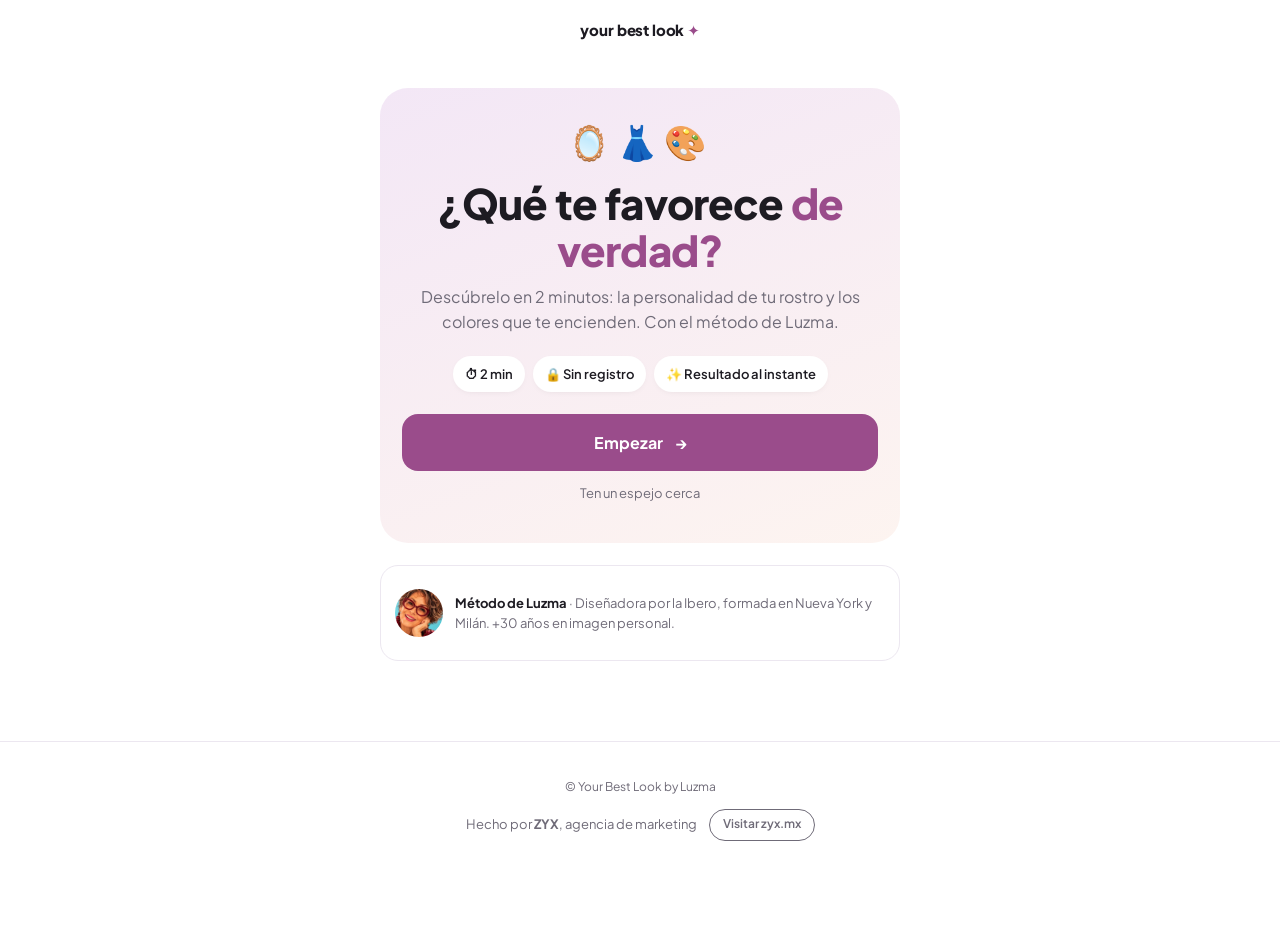
<file: quiz/5/index.html>
<!doctype html>
<html lang="es">
<head>
<meta charset="utf-8">
<meta name="viewport" content="width=device-width,initial-scale=1">
<!-- Meta Pixel -->
<script>
!function(f,b,e,v,n,t,s){if(f.fbq)return;n=f.fbq=function(){n.callMethod?
n.callMethod.apply(n,arguments):n.queue.push(arguments)};if(!f._fbq)f._fbq=n;
n.push=n;n.loaded=!0;n.version='2.0';n.queue=[];t=b.createElement(e);t.async=!0;
t.src=v;s=b.getElementsByTagName(e)[0];s.parentNode.insertBefore(t,s)}(window,
document,'script','https://connect.facebook.net/en_US/fbevents.js');
fbq('init', '2261263981474725');
fbq('track', 'PageView');
</script>
<noscript><img height="1" width="1" style="display:none" src="https://www.facebook.com/tr?id=2261263981474725&ev=PageView&noscript=1"></noscript>
<!-- End Meta Pixel -->
<title>Descubre tu estilo en 2 minutos | Your Best Look</title>
<meta name="description" content="2 minutos para saber qué te favorece: la personalidad de tu rostro y tus colores, con el método de Luzma.">
<meta property="og:title" content="¿Qué te favorece? Descúbrelo en 2 minutos">
<meta property="og:description" content="La personalidad de tu rostro y tus colores, con el método de Luzma.">
<meta property="og:image" content="https://yourbestlookbyluzma.com/assets/og.jpg">
<link rel="icon" type="image/png" href="../../shared/favicon.png">
<meta name="theme-color" content="#ffffff">
<link rel="preconnect" href="https://fonts.googleapis.com"><link rel="preconnect" href="https://fonts.gstatic.com" crossorigin>
<link href="https://fonts.googleapis.com/css2?family=Plus+Jakarta+Sans:wght@400;500;600;700;800&display=swap" rel="stylesheet">
<link rel="stylesheet" href="../core.css?v=2">
<style>
:root{--bg:#ffffff;--soft:#f6f2fa;--ink:#1d1b22;--mut:#6f6b78;--acc:#9a4c8b;--acc2:#e7d5ec;--ok:#2f9e6b;--line:#ece7f0}
body{background:var(--bg);color:var(--ink);font:400 16px/1.55 "Plus Jakarta Sans",system-ui,sans-serif}
h1,h2,h3{font-weight:800;letter-spacing:-.02em;line-height:1.12;margin:0}
.wrap{max-width:560px}
.btn{background:var(--acc);color:#fff;font:700 16px "Plus Jakarta Sans",sans-serif;padding:18px 24px;border-radius:16px;transition:transform .15s,filter .15s}
.btn:hover{filter:brightness(1.08)}.btn:active{transform:scale(.98)}
.qz-top{position:sticky;top:0;z-index:20;display:grid;grid-template-columns:44px 1fr 44px;align-items:center;padding:10px 16px;background:rgba(255,255,255,.95)}
.qz-brand{justify-self:center;color:var(--ink);text-decoration:none;font-weight:800;font-size:15px;letter-spacing:-.01em}
.qz-brand span{color:var(--acc)}
.qz-back{width:40px;height:40px;border:0;border-radius:12px;background:var(--soft);cursor:pointer;font-weight:700}
.qz-bars{grid-template-columns:repeat(3,1fr);gap:6px;max-width:560px;margin:0 auto;padding:2px 16px 0}
.qz-seg{height:5px;background:var(--line);border-radius:5px}
.qz-seg i{background:var(--acc);border-radius:5px}
.qz-seg em{display:none}
/* Portada */
.qz-intro{padding:28px 0 50px;text-align:center}
.hero-card{background:linear-gradient(160deg,#f3e7f6,#fdf4f0);border-radius:28px;padding:28px 22px 26px}
.emojis{font-size:34px;letter-spacing:6px;margin:0 0 10px}
.qz-intro h1{font-size:clamp(30px,8vw,42px)}
.qz-intro h1 span{color:var(--acc)}
.qz-intro .lead{color:var(--mut);margin:12px 0 22px}
.chips{display:flex;flex-wrap:wrap;gap:8px;justify-content:center;margin:0 0 22px}
.chips span{background:#fff;border-radius:40px;padding:8px 12px;font-size:13px;font-weight:600;box-shadow:0 2px 10px -6px rgba(0,0,0,.2)}
.qz-note{color:var(--mut);font-size:13px;margin-top:12px}
.mini{display:flex;gap:12px;align-items:center;text-align:left;margin-top:22px;padding:14px;border:1px solid var(--line);border-radius:18px;font-size:13px;color:var(--mut)}
.mini img{width:48px;height:48px;border-radius:50%;object-fit:cover;flex:none}
.mini b{color:var(--ink)}
/* Preguntas */
.qz-app{padding:30px 0 60px;min-height:calc(100svh - 70px)}
.qz-card h2{font-size:clamp(23px,6vw,30px)}
.qz-help{color:var(--mut);margin:10px 0 0;font-size:15px}
.qz-opt{background:var(--soft);border:2px solid transparent;border-radius:16px;padding:14px 16px;font-size:16px;color:var(--ink);transition:border-color .15s,background .15s}
.qz-opt:hover{border-color:var(--acc2)}
.qz-opt.is-sel{border-color:var(--acc);background:#fbf3fd}
.qz-opt b{font-weight:600}
.qz-check{border:2px solid #c9c2d1;border-radius:7px}.qz-opt.is-sel .qz-check{background:var(--acc);border-color:var(--acc);color:#fff}
.qz-ico,.qz-dots{color:var(--acc)}
.qz-name input{background:var(--soft);border:2px solid transparent;border-radius:16px;padding:16px;color:var(--ink);font-family:inherit}
.qz-name input:focus{outline:none;border-color:var(--acc)}
.qz-info{text-align:center;background:linear-gradient(160deg,#f3e7f6,#fdf4f0);padding:32px 22px;border-radius:26px}
.qz-info .kicker{font-size:34px;margin:0}
.qz-info h2{margin:10px 0 0;font-size:clamp(23px,6vw,30px)}
.qz-info p:not(.kicker){color:var(--mut);margin:12px auto 4px}
.qz-info .qz-sizes span{opacity:1;color:var(--acc)}
.qz-ring{background:conic-gradient(var(--acc) calc(var(--p) * 1%),var(--line) 0)}
.qz-ring b{background:#fff;font-weight:800;font-size:32px}
.qz-phase h2{font-size:24px}
.qz-reveal p{color:var(--mut)}.qz-reveal b{color:var(--ink)}
.qz-big{font-weight:800;font-size:clamp(38px,10vw,54px);line-height:1;color:var(--acc);margin:6px 0 0}
.qz-reveal blockquote{font-size:17px;font-weight:600}.qz-reveal cite{color:var(--acc);font-weight:700}
.qz-sizes--res span.on{color:var(--acc)}
/* Resultado */
.qz-res{padding:26px 0 30px}
.rcard{background:linear-gradient(160deg,#f3e7f6,#fdf4f0);border-radius:28px;padding:26px 22px;text-align:center}
.rcard .badge{display:inline-block;background:#fff;border-radius:40px;padding:6px 12px;font-size:12px;font-weight:700;color:var(--acc)}
.rcard .eres{color:var(--mut);margin:14px 0 0;font-weight:600}
.rcard h1{font-size:clamp(40px,11vw,58px);color:var(--c,var(--acc));margin:4px 0}
.rcard .q{font-weight:700;margin:0}
.rcard .desc{color:var(--mut);margin:12px 0 0}
.chipsr{display:grid;grid-template-columns:repeat(2,1fr);gap:8px;margin-top:16px}
.chipsr div{background:#fff;border-radius:14px;padding:10px;text-align:left}
.chipsr small{display:block;font-size:11px;color:var(--mut);font-weight:600;text-transform:uppercase;letter-spacing:.06em}
.chipsr b{text-transform:capitalize}
.r-sw{height:40px;border-radius:12px;margin-top:10px}
.box{margin-top:16px;border:1px solid var(--line);border-radius:22px;padding:18px}
.box h3{font-size:17px;margin-bottom:6px}
.box ul{margin:0;padding:0;list-style:none}
.box li{padding:7px 0 7px 28px;position:relative;font-size:15px}
.box.si li::before{content:"✓";position:absolute;left:0;top:6px;width:20px;height:20px;border-radius:50%;background:#e2f5ec;color:var(--ok);font-size:12px;font-weight:800;display:grid;place-items:center}
.box.no li::before{content:"✕";position:absolute;left:0;top:6px;width:20px;height:20px;border-radius:50%;background:#fbe6ea;color:#c2415e;font-size:11px;font-weight:800;display:grid;place-items:center}
.why{margin-top:16px;background:var(--soft);border-radius:22px;padding:18px;font-size:15px}
.why p{margin:6px 0}.why b{color:var(--acc)}
.offer{margin-top:22px;border:2px solid var(--acc);border-radius:26px;padding:22px;position:relative}
.offer .flag{position:absolute;top:-13px;left:22px;background:var(--acc);color:#fff;font-size:12px;font-weight:700;padding:5px 10px;border-radius:30px}
.offer h2{font-size:24px;margin-top:6px}
.offer h2 em{display:block;font-style:normal;color:var(--acc)}
.offer p{color:var(--mut);font-size:15px}
.offer ul{list-style:none;padding:0;margin:12px 0 16px;font-size:15px}
.offer li{padding:4px 0 4px 26px;position:relative}.offer li::before{content:"✓";position:absolute;left:0;color:var(--ok);font-weight:800}
.price{display:flex;flex-wrap:wrap;align-items:baseline;gap:4px 10px;margin-bottom:14px}
.price .was{width:100%;color:var(--mut);font-size:15px}
.price .amt{font-weight:800;font-size:44px;line-height:1}
.price .note{width:100%;font-size:13px;color:var(--mut)}
.micro{font-size:12px;text-align:center;color:var(--mut);margin-top:10px}
.vid{display:flex;flex-direction:column;align-items:center;gap:8px;margin-top:22px}
.vid .video{border-radius:22px}
.end{display:flex;flex-direction:column;gap:12px;align-items:center;margin:26px 0}
.share{display:block;width:100%;text-align:center;background:#25d366;color:#fff;text-decoration:none;font-weight:700;padding:15px;border-radius:16px}
.again{border:0;background:none;color:var(--mut);text-decoration:underline;cursor:pointer}
footer{margin-top:30px;padding:24px 16px 110px;color:var(--mut);text-align:center;font-size:12px;border-top:1px solid var(--line)}
</style>
</head>
<body class="qz">
<header class="qz-top">
  <button class="qz-back" id="back" type="button" hidden aria-label="Atrás">←</button>
  <a class="qz-brand" href="../../">your best look <span>✦</span></a><span></span>
</header>
<div class="qz-bars" id="bars" aria-hidden="true"></div>

<main>
  <section class="qz-intro" id="intro"><div class="wrap">
    <div class="hero-card">
      <p class="emojis" aria-hidden="true">🪞👗🎨</p>
      <h1>¿Qué te favorece <span>de verdad?</span></h1>
      <p class="lead">Descúbrelo en 2 minutos: la personalidad de tu rostro y los colores que te encienden. Con el método de Luzma.</p>
      <div class="chips"><span>⏱ 2 min</span><span>🔒 Sin registro</span><span>✨ Resultado al instante</span></div>
      <button class="btn btn--block" type="button" data-start>Empezar <i class="btn__arrow">→</i></button>
      <p class="qz-note">Ten un espejo cerca</p>
    </div>
    <div class="mini"><img src="../../shared/img/luzma-rostro.webp" alt="Luzma" width="48" height="48"><p><b>Método de Luzma</b> · Diseñadora por la Ibero, formada en Nueva York y Milán. +30 años en imagen personal.</p></div>
  </div></section>

  <section class="qz-app" id="quiz" hidden aria-live="polite"><div class="wrap"><div id="stage" class="qz-stage"></div></div></section>

  <section class="qz-res" id="resultado" hidden><div class="wrap">
    <div class="rcard">
      <span class="badge">✦ Tu resultado</span>
      <p class="eres" id="r-eres"></p>
      <h1 id="r-style"></h1>
      <p class="q" id="r-q"></p>
      <p class="desc" id="r-desc"></p>
      <div class="chipsr"><div><small>Tipo de rostro</small><b id="r-tipo"></b></div><div><small>Líneas</small><b id="r-linea"></b></div><div><small>Estación</small><b id="r-est"></b></div><div><small>Metal</small><b id="r-metal"></b></div></div>
      <div class="r-sw" aria-hidden="true"></div>
    </div>
    <div class="box si"><h3>Úsalo 👍</h3><ul id="r-si"></ul></div>
    <div class="box no"><h3>Evítalo 👎</h3><ul id="r-no"></ul></div>
    <div class="why"><p><span id="r-algo"></span><span id="r-pain"></span></p><p><span id="r-age"></span> Para <b id="r-meta"></b>, este es tu siguiente paso 👇</p></div>
    <div class="vid"><div class="video" data-video></div></div>
    <div class="offer">
      <span class="flag">Recomendado para ti</span>
      <h2 id="r-offer-h">Ya sabes tu resultado. <em>Ahora aplícalo.</em></h2>
      <p id="r-lista"></p>
      <ul><li>Masterclass completa (7 capítulos)</li><li>Cuaderno de trabajo</li><li>Prueba fucsia / naranja guiada</li><li>Acceso para siempre</li></ul>
      <div class="price"><span class="was">Antes <s data-price-before>$89 USD</s></span><span class="amt" data-price>$80 USD</span><span class="note">Pago único · Garantía de <span data-guarantee>7</span> días</span></div>
      <a class="btn btn--block" data-checkout href="#"><span class="r-btn">Quiero mi Best Look</span><i class="btn__arrow">→</i></a>
      <p class="micro">🔒 Pago seguro con Hotmart · Reembolso en 7 días si no es para ti</p>
    </div>
    <div class="end"><a class="share" id="r-share" href="#" target="_blank" rel="noopener">Compartir por WhatsApp</a><button class="again" id="r-again" type="button">Repetir</button></div>
  </div></section>
</main>
<footer><p>© Your Best Look by Luzma</p><div class="zyx"><span>Hecho por <b>ZYX</b>, agencia de marketing</span><a href="https://zyx.mx" target="_blank" rel="noopener">Visitar zyx.mx</a></div></footer>
<script>
window.QUIZ = {
  id: "5-app",
  steps: function (S) {
    var by = {}; S.forEach(function (s) { by[s.id] = s; });
    by.edad.q = "¿Cuántos años tienes?"; by.edad.sub = "";
    by.nombre.sub = "Para personalizar tu resultado.";
    by.metas.q = "¿Qué quieres lograr?";
    by.metas.o = [["✨ Volver a sentirme bonita", "bonita"], ["⏱ Vestirme en 5 minutos", "rapido"], ["💸 Dejar de gastar en ropa que no uso", "ahorro"], ["🎨 Descubrir mis colores", "color"], ["💼 Verme profesional", "pro"], ["🪞 Que mi imagen diga quién soy", "yo"]];
    by.rasgos.q = "Frente al espejo, tus rasgos se ven…"; by.rasgos.sub = "Ojos, nariz y boca. Fíjate en el tamaño.";
    by.huesos.q = "Tu muñeca, hombros y mandíbula son…"; by.huesos.sub = "";
    by.lineas.q = "¿Qué predomina en tu rostro?"; by.lineas.sub = "";
    by.temp.q = "Pon algo fucsia y algo naranja junto a tu cara. ¿Con cuál te ves con más luz?"; by.temp.sub = "¿No tienes a la mano? Elige tu metal.";
    by.contraste.q = "Tu colorido natural es…";
    by.dolor.q = "¿Qué te pasa con tu ropa?";
    by.dolor.o = [["😩 Clóset lleno y «no tengo qué ponerme»", "lleno"], ["🔁 Termino con lo de siempre", "siempre"], ["🤷‍♀️ Lo que a otras les queda, a mí no", "copia"], ["😶 Hay colores que me apagan", "color"], ["⏳ Mi cuerpo cambió", "cuerpo"], ["🏷 Compro en oferta y no lo uso", "oferta"]];
    by.lista.q = "¿Lista para dejar de adivinar?";
    by.lista.o = [["🙌 ¡Sí, ya!", "ya"], ["😬 Sí, pero me da miedo equivocarme", "miedo"], ["👀 Quiero saber más primero", "ver"]];
    by.fase1.label = "Analizando tu rostro…"; by.fase2.label = "Buscando tus colores…"; by.fase3.label = "Armando tu resultado…";
    return S.filter(function (s) { return ["imagina", "tallas", "hombros", "algo", "deseo"].indexOf(s.id) < 0; });
  },
  text: {
    metasSub: function (n) { return (n ? "Hola, " + n + " 👋 " : "") + "Elige todas las que quieras."; },
    rasgosSub: function (n) { return "Ojos, nariz y boca, " + n + ". Fíjate en el tamaño."; },
    dolorSub: function (n) { return "Elige todas las que te pasen, " + n + "."; },
    rostroP: function (t, l) { return "Tipo <b>" + t + "</b> · líneas <b>" + l + "</b>. Vamos por tus colores 🎨"; },
    colorP: "Esta es tu paleta. Última parte: tu estilo ✨",
    verBtn: "Ver mi resultado",
    eres: function (n) { return n ? n + ", tu rostro es…" : "Tu rostro es…"; },
    offerH: function (n) { return n ? n + ", ya sabes tu resultado. " : "Ya sabes tu resultado. "; },
    btn: function (st) { return "Quiero vestir como " + st; }
  }
};
</script>
<script src="../../assets/config.js?v=6"></script>
<script src="../../assets/app.js?v=7"></script>
<script src="../quiz.js?v=6"></script>
</body>
</html>
</file>
<file: shared/base.css>
/* Your Best Look · base compartida de las 10 propuestas.
   Cada tema redefine los tokens y la composición en su theme.css. */
:root{
  --bg:#fbf6f3;--bg2:#f3e6ec;--ink:#24121f;--muted:#5d4a57;--line:rgba(36,18,31,.14);
  --accent:#c67db4;--accent-t:#8e4a7f;--gold:#f2c75c;
  --dark:#2a1628;--on-dark:#f3e4ec;--on-dark-muted:#d4bccb;
  --accent-bg:#c67db4;--on-accent:#fff;
  --display:"Cormorant Garamond",Georgia,serif;--body:"Jost",system-ui,sans-serif;--script:"Allura",cursive;
  --h-w:500;--h-tt:none;--h-ls:-.015em;--h-lh:1;--h-style:normal;--em-style:italic;
  --r:20px;--btn-r:999px;--btn-bg:var(--ink);--btn-ink:#fff;--btn-hover:var(--accent-t);
  --gut:clamp(16px,4.4vw,72px);--max:1280px;--ease:cubic-bezier(.2,.75,.2,1);
}
*,*::before,*::after{box-sizing:border-box}
html{-webkit-text-size-adjust:100%;scroll-behavior:smooth;overflow-x:clip}
body{margin:0;background:var(--bg);color:var(--ink);font:400 18px/1.62 var(--body);-webkit-font-smoothing:antialiased;overflow-x:clip}
img{max-width:100%;display:block}
a{color:inherit}
b,strong{font-weight:600}
p{margin:0 0 1em}
h1,h2,h3{font-family:var(--display);font-weight:var(--h-w);text-transform:var(--h-tt);letter-spacing:var(--h-ls);line-height:var(--h-lh);font-style:var(--h-style);margin:0}
h2{font-size:clamp(40px,5.4vw,84px)}
h3{font-size:clamp(23px,2vw,30px);line-height:1.15}
h1 em,h2 em{font-style:var(--em-style);color:var(--accent-t)}
.wrap{width:100%;max-width:var(--max);margin:0 auto;padding:0 var(--gut)}
.wrap > *,.wrap > * > *{min-width:0}
.s{position:relative;padding:clamp(88px,11vw,170px) 0}
.kicker{font:500 12px/1.4 var(--body);letter-spacing:.24em;text-transform:uppercase;color:var(--accent-t);margin:0 0 20px}
.script{font-family:var(--script);font-weight:400;letter-spacing:0;text-transform:none}
.lead{font-size:clamp(17px,1.4vw,20px);color:var(--muted);max-width:720px;margin-top:22px}
.sh{margin-bottom:clamp(40px,5vw,72px)}
.nb{white-space:nowrap}
:focus-visible{outline:2px solid var(--accent);outline-offset:3px}
[data-tone="alt"]{background:var(--bg2)}
[data-tone="dark"]{background:var(--dark);color:var(--on-dark)}
[data-tone="dark"] .kicker{color:var(--gold)}
[data-tone="dark"] h2 em{color:var(--accent)}
[data-tone="dark"] .lead,[data-tone="dark"] .muted{color:var(--on-dark-muted)}
[data-tone="accent"]{background:var(--accent-bg);color:var(--on-accent)}
[data-tone="accent"] h2 em{color:inherit}

/* Botón */
.btn{position:relative;display:inline-flex;align-items:center;justify-content:center;gap:14px;background:var(--btn-bg);color:var(--btn-ink);text-decoration:none;font:500 16px/1.2 var(--body);letter-spacing:.03em;padding:19px 30px;border-radius:var(--btn-r);overflow:hidden;isolation:isolate;transition:transform .3s var(--ease),box-shadow .3s var(--ease)}
.btn::before{content:"";position:absolute;inset:0;z-index:-1;background:var(--btn-hover);transform:translateY(101%);transition:transform .45s var(--ease)}
.btn:hover::before{transform:none}
.btn:hover{transform:translateY(-2px)}
.btn:active{transform:scale(.98)}
.btn__arrow{font-style:normal;transition:transform .3s var(--ease)}
.btn:hover .btn__arrow{transform:translateX(5px)}
.btn--block{display:flex;width:100%}
[data-tone="dark"] .btn,[data-tone="accent"] .btn{background:var(--on-dark);color:var(--dark)}
.link-btn{margin-top:14px;background:none;border:1px dashed currentColor;color:inherit;opacity:.8;padding:8px 14px;border-radius:6px;font:inherit;font-size:13px;cursor:pointer}

/* Hero */
.hero{position:relative;overflow:hidden;padding:24px 0 clamp(60px,7vw,110px)}
.hero__deco{position:absolute;inset:0;pointer-events:none;overflow:hidden}
.hero__grid{position:relative;display:grid;grid-template-columns:1.1fr .9fr;grid-template-areas:"brand brand" "text media";gap:24px clamp(30px,5vw,80px);align-items:center}
.hero__brand{grid-area:brand;display:flex;align-items:center;gap:12px;margin-bottom:clamp(20px,4vw,50px)}
.hero__brand img{width:52px;height:52px}
.hero__brand span{font:500 13px/1.2 var(--body);letter-spacing:.2em;text-transform:uppercase}
.hero__brand em{font-family:var(--script);font-style:normal;font-size:24px;letter-spacing:0;text-transform:none;color:var(--accent-t);margin-left:4px}
.hero__text{grid-area:text}
.hero h1{font-size:clamp(46px,6.2vw,104px)}
.hero__script{font-size:clamp(42px,4.6vw,76px);line-height:1;color:var(--accent-t);margin:.08em 0 .3em}
.hero__lead{font-size:clamp(17px,1.35vw,20px);color:var(--muted);max-width:560px}
.hero__lead b{color:var(--ink)}
.hero__cta{display:flex;flex-direction:column;align-items:flex-start;gap:14px;margin-top:30px}
.hero__price{margin:0;font-size:14px;color:var(--muted);letter-spacing:.02em}
.hero__price s{opacity:.7}
.hero__price b{font-size:18px;color:var(--ink)}
.hero__media{grid-area:media;position:relative;display:flex;justify-content:center;align-items:flex-end}
.hero__photo{margin:0}
.hero__vsl{position:relative;z-index:2}
.hero__vslk{margin:0 0 10px;font:500 11px var(--body);letter-spacing:.2em;text-transform:uppercase;color:var(--accent-t);text-align:center}

/* Video (lo arma app.js) */
.video{position:relative;aspect-ratio:9/16;width:min(320px,72vw,calc((100svh - 260px) * .5625));min-width:220px;overflow:hidden;background:var(--dark);border-radius:var(--r)}
.video video,.video iframe{position:absolute;inset:0;width:100%;height:100%;border:0;background:#000;object-fit:cover}
.video-ph{position:absolute;inset:0;display:flex;flex-direction:column;align-items:center;justify-content:flex-end;gap:8px;color:#fff;text-align:center;padding:22px 18px 28px;background:linear-gradient(180deg,rgba(20,10,18,0) 35%,rgba(20,10,18,.85)),var(--ph-img,url(img/look-morado.jpg)) center 20%/cover}
.video-ph p{font:500 20px/1.2 var(--display);margin:0;text-transform:none;letter-spacing:0}
.video-ph small{font-size:11px;letter-spacing:.2em;text-transform:uppercase;opacity:.85}
.video-ph--cover{border:0;cursor:pointer;font:inherit;width:100%}
.video-ph__play{position:absolute;left:50%;top:44%;width:72px;height:72px;margin:-36px 0 0 -36px;border-radius:50%;background:var(--accent);box-shadow:0 0 0 0 rgba(255,255,255,.55);animation:ping 2.2s infinite}
.video-ph__play::after{content:"";position:absolute;left:29px;top:23px;border-left:20px solid #fff;border-top:13px solid transparent;border-bottom:13px solid transparent}
@keyframes ping{70%{box-shadow:0 0 0 20px rgba(255,255,255,0)}100%{box-shadow:0 0 0 0 rgba(255,255,255,0)}}
.video .link-btn{position:absolute;bottom:10px;left:50%;transform:translateX(-50%);white-space:nowrap;color:#fff}

/* Marquesina */
.marquee{overflow:hidden;white-space:nowrap;padding:22px 0;border-block:1px solid var(--line)}
.marquee__t{display:inline-flex;align-items:center;gap:32px;animation:mq 40s linear infinite}
.marquee span{font:var(--h-w) clamp(30px,4vw,60px)/1 var(--display);text-transform:var(--h-tt);letter-spacing:var(--h-ls)}
.marquee i{font-style:normal;color:var(--accent)}
@keyframes mq{to{transform:translateX(-50%)}}

/* Dolor */
.pain__list{list-style:none;padding:0;margin:0;display:grid;grid-template-columns:1fr 1fr;gap:0 clamp(24px,4vw,60px)}
.pain__list li{display:grid;grid-template-columns:44px 1fr;gap:12px;padding:22px 0;border-top:1px solid var(--line)}
.pain__list .n{font:500 12px var(--body);letter-spacing:.18em;color:var(--accent-t);padding-top:6px}
.pain__list p{margin:0;font:var(--h-w) clamp(20px,1.7vw,25px)/1.3 var(--display);text-transform:none;letter-spacing:0}
.pain__turn{margin:clamp(50px,6vw,90px) auto 0;text-align:center;font:var(--h-w) clamp(30px,3.6vw,54px)/1.12 var(--display);max-width:950px;text-transform:var(--h-tt);letter-spacing:var(--h-ls)}
.pain__turn em{display:block;font-style:var(--em-style);color:var(--accent-t)}

/* Al revés */
.rules p{margin:0;font:var(--h-w) clamp(30px,4.4vw,70px)/1.12 var(--display);opacity:.55;text-transform:var(--h-tt);letter-spacing:var(--h-ls)}
.rules s{text-decoration-color:var(--accent);text-decoration-thickness:.06em}
.reverse__a{display:grid;grid-template-columns:1fr 1fr;gap:clamp(24px,5vw,80px);align-items:end;margin-top:clamp(50px,6vw,90px)}
.reverse__a p{margin:0;font-size:19px;color:var(--on-dark-muted)}
.reverse__a b{color:var(--on-dark)}

/* Talla de estampado */
.sizes{display:grid;grid-template-columns:repeat(5,1fr);align-items:end;padding-bottom:24px;border-bottom:1px solid var(--line);margin-bottom:clamp(36px,5vw,64px)}
.size{display:flex;flex-direction:column;align-items:center;gap:16px}
.size i{display:block;width:calc(var(--s) * min(13vw,160px));aspect-ratio:1;border-radius:50%;background:var(--ink)}
.size:nth-child(even) i{background:var(--accent)}
.size span{font:500 11px var(--body);letter-spacing:.18em;text-transform:uppercase;color:var(--muted)}
.idea__grid{display:grid;grid-template-columns:1fr 1fr;gap:clamp(24px,5vw,80px);align-items:start}
.idea__grid > p{font-size:19px}
.idea blockquote{margin:0;font:var(--em-style) var(--h-w) clamp(24px,2.4vw,36px)/1.25 var(--display);border-left:2px solid var(--accent);padding-left:26px}
.idea cite{display:block;margin-top:16px;font:500 11px var(--body);font-style:normal;letter-spacing:.2em;text-transform:uppercase;color:var(--accent-t)}

/* 7 herramientas */
.tools__list{list-style:none;padding:0;margin:0;display:grid;grid-template-columns:repeat(4,1fr);gap:clamp(12px,1.4vw,20px)}
.tools__list li{padding:26px 24px 28px;border-radius:var(--r);background:var(--bg2);min-height:260px;display:flex;flex-direction:column}
.tools__list .n{font:var(--h-w) 40px/1 var(--display);color:var(--accent-t);margin-bottom:auto}
.tools__list h3{margin:40px 0 10px}
.tools__list p{margin:0;font-size:15px;color:var(--muted)}
.tools__sum{background:var(--dark)!important;color:var(--on-dark)}
.tools__sum .n{color:var(--gold)!important}
.tools__sum p{color:var(--on-dark-muted)!important}

/* Color */
.seasons{display:grid;grid-template-columns:repeat(4,1fr);gap:clamp(12px,1.4vw,20px)}
.season{background:var(--bg);border-radius:var(--r);padding:14px 14px 24px;overflow:hidden}
.season__sw{display:grid;grid-template-columns:repeat(4,1fr);height:130px;border-radius:calc(var(--r) * .6);overflow:hidden;margin-bottom:18px}
.season__sw i{background:var(--c)}
.season__k{font:500 11px var(--body);letter-spacing:.2em;text-transform:uppercase;color:var(--accent-t);margin:0 6px 6px}
.season h3{margin:0 6px 8px;font-size:30px}
.season p:last-child{margin:0 6px;font-size:15px;color:var(--muted)}
.fx{display:grid;grid-template-columns:auto 1fr;gap:clamp(24px,4vw,60px);align-items:center;margin-top:clamp(30px,4vw,56px);padding:clamp(24px,3vw,44px);border-radius:var(--r);background:var(--dark);color:var(--on-dark)}
.fx__sw{display:flex;gap:10px}
.fx__sw span{display:grid;place-items:end center;width:110px;height:140px;padding-bottom:12px;border-radius:calc(var(--r) * .6);font:500 12px var(--body);letter-spacing:.14em;text-transform:uppercase;color:#fff}
.fx__sw span:first-child{background:#d6247c}
.fx__sw span:last-child{background:#f07a2a}
.fx h3{color:var(--on-dark);margin-bottom:10px}
.fx p{margin:0;color:var(--on-dark-muted);font-size:16px}
.fx b{color:var(--gold)}

/* 7 estilos */
.styles__grid{display:grid;grid-template-columns:repeat(4,1fr);gap:clamp(12px,1.4vw,20px)}
.style{position:relative;padding:24px 22px 26px;border-radius:var(--r);background:rgba(255,255,255,.06);border:1px solid rgba(255,255,255,.12);min-height:250px;display:flex;flex-direction:column}
.style::after{content:"";position:absolute;right:20px;top:22px;width:22px;height:22px;border-radius:50%;background:var(--c)}
.style__k{font:500 11px var(--body);letter-spacing:.2em;text-transform:uppercase;opacity:.75;margin:0 0 auto}
.style h3{margin-top:44px;font-size:clamp(28px,2.4vw,36px)}
.style q{display:block;font:var(--em-style) 500 19px/1.25 var(--display);color:var(--gold);margin:8px 0 10px;quotes:"“" "”";text-transform:none;letter-spacing:0}
.style p:last-child{margin:0;font-size:14px;opacity:.85}
.style--you{background:var(--accent);border-color:var(--accent);color:#fff}
.style--you::after{display:none}

/* Temario */
.syllabus__grid{display:grid;grid-template-columns:.8fr 1.2fr;gap:clamp(30px,6vw,100px);align-items:start}
.chapters{border-top:1px solid var(--line)}
.ch{border-bottom:1px solid var(--line)}
.ch summary{list-style:none;display:grid;grid-template-columns:56px 1fr 34px;gap:14px;align-items:center;padding:22px 0;cursor:pointer}
.ch summary::-webkit-details-marker{display:none}
.ch__n{font:var(--h-w) 36px/1 var(--display);color:var(--accent-t)}
.ch__t b{display:block;font:var(--h-w) clamp(20px,1.8vw,26px)/1.2 var(--display);text-transform:var(--h-tt);letter-spacing:var(--h-ls)}
.ch__t small{display:block;font-size:14px;color:var(--muted);margin-top:4px}
.ch__plus{position:relative;width:34px;height:34px;border-radius:50%;border:1px solid var(--line)}
.ch__plus::before,.ch__plus::after{content:"";position:absolute;left:50%;top:50%;width:12px;height:1.5px;background:currentColor;transform:translate(-50%,-50%)}
.ch__plus::after{transform:translate(-50%,-50%) rotate(90deg);transition:transform .3s}
.ch[open] .ch__plus::after{transform:translate(-50%,-50%)}
.ch ul{margin:0 0 24px;padding:0 0 0 70px;list-style:none}
.ch li{position:relative;padding:5px 0 5px 20px;font-size:16px;color:var(--muted)}
.ch li::before{content:"";position:absolute;left:0;top:15px;width:7px;height:7px;border-radius:50%;background:var(--accent)}

/* Para quién */
.fit__grid{display:grid;grid-template-columns:1.25fr 1fr;gap:clamp(12px,2vw,24px)}
.fit__yes,.fit__no{border-radius:var(--r);padding:clamp(24px,3vw,44px)}
.fit__yes{background:var(--dark);color:var(--on-dark)}
.fit__no{background:var(--bg)}
.fit h3{margin-bottom:16px}
.fit ul{list-style:none;padding:0;margin:0}
.fit li{position:relative;padding:10px 0 10px 30px;border-top:1px solid rgba(127,110,120,.25);font-size:16px}
.fit li::before{position:absolute;left:0;top:10px;font-weight:600}
.fit__yes li::before{content:"✓";color:var(--gold)}
.fit__no li::before{content:"✕";color:var(--accent-t)}

/* Luzma */
.luzma__grid{display:grid;grid-template-columns:.85fr 1.15fr;gap:clamp(30px,6vw,100px);align-items:center}
.luzma__photo{margin:0;border-radius:var(--r);overflow:hidden;aspect-ratio:4/5}
.luzma__photo img{width:100%;height:100%;object-fit:cover;object-position:50% 18%}
.luzma__copy h2{margin-bottom:24px}
.luzma__copy p{font-size:17px}
.creds{display:grid;grid-template-columns:repeat(3,1fr);gap:14px;margin:30px 0 0;padding-top:24px;border-top:1px solid var(--line)}
.creds div{margin:0}
.creds dt{font:var(--h-w) clamp(28px,2.8vw,42px)/1 var(--display);color:var(--accent-t)}
.creds dd{margin:6px 0 0;font-size:12px;letter-spacing:.14em;text-transform:uppercase;color:var(--muted)}

/* Oferta */
.offer__grid{display:grid;grid-template-columns:1fr minmax(0,520px);gap:clamp(30px,6vw,100px);align-items:center}
.guarantee{display:flex;align-items:center;gap:22px;margin-top:20px}
.guarantee p{margin:0;font-size:16px;color:var(--on-dark-muted)}
.guarantee strong{color:var(--on-dark)}
.seal{flex:0 0 108px;height:108px;border-radius:50%;background:var(--gold);color:var(--dark);display:flex;flex-direction:column;align-items:center;justify-content:center;box-shadow:0 0 0 6px rgba(242,199,92,.25)}
.seal b{font:600 38px/1 var(--display)}
.seal small{font:500 10px var(--body);letter-spacing:.2em;text-transform:uppercase}
.card{background:var(--bg);color:var(--ink);border-radius:var(--r);padding:clamp(24px,3vw,40px);box-shadow:0 40px 90px -40px rgba(0,0,0,.6)}
.card__top{display:flex;align-items:center;gap:16px;padding-bottom:18px;border-bottom:1px solid var(--line)}
.card__top img{width:56px;height:56px}
.card__top h3{font-size:30px}
.card__top p{margin:0;font-size:14px;color:var(--muted)}
.stack{list-style:none;padding:0;margin:14px 0 20px}
.stack li{position:relative;padding:9px 0 9px 30px}
.stack li::before{content:"✓";position:absolute;left:0;top:9px;width:20px;height:20px;border-radius:50%;background:var(--accent);color:#fff;font:600 11px/20px var(--body);text-align:center}
.stack b{display:block;font-size:16px}
.stack span{display:block;font-size:14px;color:var(--muted);line-height:1.45}
.price{display:flex;flex-wrap:wrap;align-items:baseline;gap:4px 14px;margin-bottom:20px;padding-top:18px;border-top:1px dashed var(--line)}
.price .was{width:100%;font-size:15px;color:var(--muted)}
.price .amt{font:var(--h-w) clamp(56px,5.6vw,80px)/1 var(--display);letter-spacing:-.02em}
.price .note{font-size:14px;color:var(--muted)}
.card .btn{background:var(--btn-bg);color:var(--btn-ink)}
.micro{margin:12px 0 0;text-align:center;font-size:13px;color:var(--muted)}

/* FAQ */
.faq__grid{display:grid;grid-template-columns:.7fr 1.3fr;gap:clamp(30px,6vw,100px);align-items:start}
.faq__list{border-top:1px solid var(--line)}
.faq__list details{border-bottom:1px solid var(--line)}
.faq__list summary{list-style:none;cursor:pointer;display:flex;justify-content:space-between;gap:18px;padding:22px 0;font:var(--h-w) clamp(19px,1.7vw,24px)/1.3 var(--display);text-transform:none;letter-spacing:0}
.faq__list summary::-webkit-details-marker{display:none}
.faq__list summary::after{content:"+";font:300 28px/1 var(--body);color:var(--accent-t);transition:transform .3s}
.faq__list details[open] summary::after{transform:rotate(45deg)}
.faq__list p{margin:0 0 22px;color:var(--muted);font-size:16px}

/* Cierre */
.final{text-align:center}
.final h2{max-width:980px;margin:0 auto}
.final__script{font-size:clamp(50px,6vw,96px);line-height:1;margin:.1em 0 .3em}
.final__p{max-width:620px;margin:0 auto 28px;font-size:18px;opacity:.9}
.final__cta{display:flex;flex-direction:column;align-items:center;gap:14px}
.final .hero__price,.final .hero__price b{color:inherit}
.footer{padding:40px 0 110px;background:var(--dark);color:var(--on-dark-muted)}
.footer .wrap{display:flex;align-items:center;flex-wrap:wrap;gap:20px}
.footer p{margin:0;font-size:15px}
.footer__c{margin-left:auto!important;font-size:12px!important;letter-spacing:.12em;text-transform:uppercase}

/* Barra fija móvil */
.sticky-cta{position:fixed;left:0;right:0;bottom:0;z-index:50;padding:10px 14px calc(10px + env(safe-area-inset-bottom));background:var(--bg);border-top:1px solid var(--line);display:flex;align-items:center;gap:12px;transform:translateY(110%);transition:transform .4s var(--ease);box-shadow:0 -10px 30px -20px rgba(0,0,0,.3)}
.sticky-cta.is-on{transform:none}
.sticky-cta .t{flex:1;font-size:13px;line-height:1.3;color:var(--ink)}
.sticky-cta .t b{display:block;font:var(--h-w) 19px var(--display);text-transform:var(--h-tt)}
.sticky-cta .t s{opacity:.6;margin-right:4px}
.sticky-cta .btn{padding:13px 18px;font-size:14px;white-space:nowrap;background:var(--btn-bg);color:var(--btn-ink)}
@media(min-width:900px){.landing .sticky-cta{display:none}}

/* Página corta (VSL) */
.clase{min-height:100vh}
.clase__main{position:relative;max-width:820px;margin:0 auto;padding:28px 16px 60px;text-align:center}
.clase__deco{position:absolute;inset:0;pointer-events:none;z-index:-1}
.clase__logo{width:62px;height:62px;margin:0 auto 14px}
.clase .kicker{margin-bottom:10px}
.clase h1{font-size:clamp(32px,4.6vw,60px)}
.clase__script{font-size:clamp(36px,4.6vw,60px);line-height:1;color:var(--accent-t);margin:.06em 0 .25em}
.clase__sub{font-size:clamp(15px,1.4vw,18px);color:var(--muted);max-width:600px;margin:0 auto 22px}
.clase__video{display:flex;justify-content:center}
.clase .video{width:min(100%,420px,calc((100svh - 300px) * .5625));min-width:250px}
.clase__sound{margin:16px 0 0;font-size:12px;letter-spacing:.18em;text-transform:uppercase;color:var(--muted)}
.learn{list-style:none;padding:0;margin:44px 0 0;display:grid;grid-template-columns:1fr 1fr;gap:12px;text-align:left;counter-reset:l}
.learn li{counter-increment:l;padding:20px;border-radius:var(--r);background:var(--bg2);font-size:15px;color:var(--muted)}
.learn li::before{content:"0" counter(l);display:block;font:500 11px var(--body);letter-spacing:.2em;color:var(--accent-t);margin-bottom:8px}
.learn b{display:block;font:var(--h-w) 22px/1.2 var(--display);color:var(--ink);margin-bottom:4px;text-transform:var(--h-tt);letter-spacing:var(--h-ls)}
.mini-bio{display:flex;align-items:center;gap:18px;max-width:620px;margin:34px auto 0;text-align:left}
.mini-bio img{flex:0 0 76px;width:76px;height:76px;border-radius:50%;object-fit:cover;box-shadow:0 0 0 2px var(--bg),0 0 0 3px var(--gold)}
.mini-bio p{margin:0;font-size:14px;color:var(--muted)}
.mini-bio b{color:var(--ink)}
.gate{padding:44px 0 10px}
.gate-wait{display:inline-flex;align-items:center;gap:12px;font-size:14px;color:var(--muted);border:1px solid var(--line);border-radius:999px;padding:12px 22px}
.gate-wait i{width:10px;height:10px;border-radius:50%;background:var(--accent);animation:ping 1.8s infinite}
.gate-open{display:none}
.is-revealed .gate-wait{display:none}
.is-revealed .gate-open{display:block;animation:rise .7s var(--ease) both}
@keyframes rise{from{opacity:0;transform:translateY(24px)}}
.gate__lead{font:var(--h-w) clamp(26px,3.4vw,40px)/1.15 var(--display);margin:0 auto 28px;max-width:600px;text-transform:var(--h-tt);letter-spacing:var(--h-ls)}
.gate__lead em{display:block;color:var(--accent-t);font-style:var(--em-style)}
.clase .card{text-align:left;max-width:540px;margin:0 auto}
.gate__close{font:var(--em-style) var(--h-w) clamp(20px,2.4vw,28px)/1.25 var(--display);color:var(--muted);margin:40px auto 0}
.gate__close .script{display:block;font-style:normal;font-size:1.8em;color:var(--accent-t);line-height:1.1}
.clase__foot{text-align:center;color:var(--muted);font-size:12px;padding:24px 16px 100px;letter-spacing:.1em}
.clase .sticky-cta{display:flex}
.clase:not(.is-revealed) .sticky-cta{display:none}
.clase.is-revealed .sticky-cta{transform:none}

/* Entradas */
.js [data-r]{opacity:0;transform:translateY(24px);transition:opacity .9s var(--ease) var(--rd,0s),transform .9s var(--ease) var(--rd,0s)}
.js [data-r].in{opacity:1;transform:none}
.hero__text > *,.hero__media{animation:heroIn 1s var(--ease) both}
.hero__text > :nth-child(2){animation-delay:.08s}.hero__text > :nth-child(3){animation-delay:.16s}.hero__text > :nth-child(4){animation-delay:.24s}.hero__text > :nth-child(5){animation-delay:.32s}.hero__media{animation-delay:.2s}
@keyframes heroIn{from{opacity:0;transform:translateY(26px)}}

/* Responsive */
@media(max-width:1080px){
  .tools__list,.styles__grid{grid-template-columns:repeat(2,1fr)}
  .seasons{grid-template-columns:repeat(2,1fr)}
}
@media(max-width:860px){
  body{font-size:17px}
  .hero__grid{grid-template-columns:1fr;grid-template-areas:"brand" "text" "media"}
  .hero__brand{margin-bottom:10px}
  .hero__brand span{font-size:11px}
  .hero__cta{align-items:stretch}
  .hero__cta .btn{width:100%}
  .hero__media{margin-top:14px}
  .pain__list,.reverse__a,.idea__grid,.syllabus__grid,.fit__grid,.luzma__grid,.offer__grid,.faq__grid,.fx{grid-template-columns:1fr}
  .luzma__photo{max-width:420px}
  .fx__sw span{width:90px;height:110px}
  .size span{font-size:9px;letter-spacing:.08em}
  .ch ul{padding-left:0}
  .footer__c{margin-left:0!important;width:100%}
}
@media(max-width:560px){
  .tools__list,.styles__grid,.seasons,.learn{grid-template-columns:1fr}
  .tools__list li{min-height:0}
  .creds{grid-template-columns:1fr 1fr}
  .guarantee{flex-direction:column;align-items:flex-start}
  .clase .video{width:min(100%,calc((100svh - 250px) * .5625));min-width:0}
}
@media(prefers-reduced-motion:reduce){*,*::before,*::after{animation:none!important;transition:none!important}.js [data-r]{opacity:1;transform:none}}

/* Serie 2: capas de arte por sección */
:root{--sy:0;--mx:0;--my:0}
.sdeco{position:absolute;inset:0;overflow:hidden;pointer-events:none;z-index:0}
.sdeco ~ .wrap{position:relative;z-index:1}
.sdeco > *,.art .hero__deco > *,.art .clase__deco > *{position:absolute}
.hero__deco svg,.sdeco svg,.clase__deco svg{overflow:visible}
.svgdefs{position:absolute;width:0;height:0}
/* Pulido de las versiones finales */
html:has(body.art),body.art{overflow-x:clip}
.art h1,.art h2,.art h3,.art .pain__turn,.art .gate__lead{text-wrap:balance}
.art .seal{flex-shrink:0;aspect-ratio:1}
.art .luzma__copy{min-width:0}
@media(min-width:861px){.art .creds dt,.art .luzma__copy h2 em{white-space:nowrap}}
.art .clase__video{flex-wrap:wrap;justify-content:center}
.art .clase__video .link-btn{flex:0 0 100%;writing-mode:horizontal-tb}
/* El "¿Y si no hubiera…?" respira a todo el ancho, con el texto debajo */
@media(min-width:861px){.art .reverse__a{grid-template-columns:1fr;gap:22px}.art .reverse__a p{max-width:760px}}
.art .fx__sw span:last-child{color:#1d1418;text-shadow:none}
/* Crédito de la agencia */
.zyx{display:flex;align-items:center;justify-content:center;flex-wrap:wrap;gap:8px 12px;margin-top:14px;font-size:13px;line-height:1.3;letter-spacing:0;text-transform:none}
.zyx b{font-weight:600}
.zyx a{display:inline-flex;align-items:center;min-height:32px;padding:0 13px;border:1px solid currentColor;border-radius:var(--btn-r);color:inherit;font-size:12px;font-weight:600;text-decoration:none;white-space:nowrap;transition:background .2s}
.zyx a:hover{background:rgba(128,128,128,.2)}
.footer .zyx{flex:0 0 100%;justify-content:flex-start;margin-top:0;padding-top:16px;border-top:1px solid rgba(255,255,255,.14)}
/* Correcciones de Luzma (nov) */
.art .styles__intro{position:relative;max-width:860px;margin:0 0 clamp(34px,4vw,56px);padding-top:26px;font:var(--h-w) clamp(24px,2.6vw,38px)/1.22 var(--display);color:var(--on-dark);text-wrap:balance}
.art .styles__intro::before{content:"";position:absolute;left:0;top:0;width:56px;height:5px;background:var(--gold)}
.art .tools__sum{grid-column:1/-1;min-height:0;display:grid;grid-template-columns:auto 1fr;align-items:center;gap:6px 26px}
.art .tools__sum .n{grid-row:span 2;margin:0}
.art .tools__sum h3{margin:0;text-transform:uppercase;letter-spacing:.06em}
.art .tools__sum p{font-size:clamp(17px,1.5vw,21px)}
.art .creds{grid-template-columns:1fr 1fr;text-align:center;row-gap:22px}
.art .creds div:first-child{grid-column:1/-1}
.art s[data-price-before],.art .was-inline{text-decoration:none;padding:0 .12em;background:linear-gradient(to top right,transparent calc(50% - 1px),var(--accent) calc(50% - 1px),var(--accent) calc(50% + 1px),transparent calc(50% + 1px));font-weight:600}
.art .price .was{font-size:20px;color:inherit;opacity:.9}
.art .hero__price s,.art .sticky-cta s{font-size:1.08em}
.art .final__em{font-weight:700;font-size:1.12em;white-space:nowrap;background:linear-gradient(transparent 62%,var(--gold) 62% 92%,transparent 92%);padding:0 .1em}
@media(max-width:600px){.art .guarantee{align-items:center}.art .guarantee p{text-align:center}.art .tools__sum{grid-template-columns:1fr}.art .tools__sum .n{grid-row:auto}}
/* El botón del inicio va después del VSL en celular; en escritorio sigue bajo el texto */
.hero__grid{grid-template-areas:"brand brand" "text media" "cta media"}
.hero__text{align-self:end}
.hero__cta{grid-area:cta;align-self:start;margin-top:6px;animation:heroIn 1s var(--ease) .4s both}
@media(max-width:860px){.hero__grid{grid-template-areas:"brand" "text" "media" "cta"}.hero__cta{margin-top:4px}}
</file>
<file: theme.css>
/* 11 · Collage Recortado: zine de diseñadora, papel rasgado, letras de recorte, cinta y medios tonos */
:root{--bg:#efe7da;--bg2:#e6dccb;--ink:#1d1418;--muted:#4a3c40;--line:rgba(29,20,24,.2);--accent:#c67db4;--accent-t:#9a4c8b;--gold:#f2c75c;--dark:#1d1418;--on-dark:#f6efe4;--on-dark-muted:#d9cfc4;--accent-bg:#c67db4;--on-accent:#1d1418;--display:"Abril Fatface",Georgia,serif;--body:"Karla",sans-serif;--script:"Permanent Marker",cursive;--h-w:400;--h-ls:-.005em;--h-lh:1.04;--em-style:normal;--r:2px;--btn-r:3px;--btn-bg:#1d1418;--btn-ink:#fff;--btn-hover:#9a4c8b;--mono:"Space Mono",monospace}
body{background:url(shared/art/grain.svg),var(--bg)}
[data-tone="alt"]{background:url(shared/art/grain.svg),var(--bg2)}
[data-tone="dark"]{background:url(shared/art/grain.svg),var(--dark)}
[data-tone="accent"]{background:url(shared/art/grain.svg),var(--accent-bg)}
.kicker{display:inline-block;font:700 12px/1 var(--mono);letter-spacing:.22em;background:var(--accent);color:#fff;padding:8px 12px 7px;border-radius:3px;text-shadow:0 1px 0 rgba(0,0,0,.35);box-shadow:inset 0 -2px 0 rgba(0,0,0,.15);rotate:-1.5deg}
[data-tone="dark"] .kicker{background:var(--gold);color:var(--ink);text-shadow:0 1px 0 rgba(255,255,255,.5)}
[data-tone="accent"] .kicker{background:var(--ink);color:#fff}
h2 em,.pain__turn em,.gate__lead em{font-family:var(--script);font-size:.82em;color:var(--accent-t);background:linear-gradient(transparent 58%,rgba(242,199,92,.85) 58% 90%,transparent 90%);padding:0 .08em}
[data-tone="dark"] h2 em{color:var(--accent);background:linear-gradient(transparent 62%,rgba(198,125,180,.35) 62% 92%,transparent 92%)}
[data-tone="accent"] h2 em{color:var(--ink);background:linear-gradient(transparent 58%,#fff 58% 90%,transparent 90%)}
.btn{font:700 15px/1.2 var(--mono);letter-spacing:.04em;text-transform:uppercase;box-shadow:5px 5px 0 var(--accent);rotate:-.6deg}
.btn:hover{box-shadow:7px 7px 0 var(--gold)}
[data-tone="dark"] .btn{background:var(--gold);color:var(--ink);box-shadow:5px 5px 0 var(--accent)}
[data-tone="accent"] .btn{background:var(--ink);color:#fff;box-shadow:5px 5px 0 #fff}
/* Hero */
.hero{padding-top:22px}
.hero__brand span{font-family:var(--mono);font-size:12px;letter-spacing:.14em}
.hero__brand em{font-family:var(--script);font-size:20px;color:var(--accent-t)}
.hero h1{font-size:clamp(44px,5.6vw,92px);line-height:1.16;margin:6px 0 4px}
.rn{display:inline-block;padding:.02em .14em .07em;margin:.03em 0;box-shadow:3px 4px 0 rgba(29,20,24,.2);white-space:nowrap}
.r1{background:var(--ink);color:#f6efe4;rotate:-3deg}
.r2{background:#fff;font:700 .92em/1 var(--body);text-transform:uppercase;letter-spacing:-.05em;rotate:1.5deg;padding-top:.08em}
.r3{background:var(--accent);color:#fff;font-style:italic;rotate:-1.2deg}
.r4{background:var(--gold);font:700 .74em/1.2 var(--mono);letter-spacing:-.04em;rotate:3deg}
.r5{background:#fff;color:var(--accent-t);text-decoration:underline wavy var(--ink);text-decoration-thickness:.045em;text-underline-offset:.14em;rotate:-2deg}
.hero__script{font-size:clamp(30px,3vw,46px);color:var(--ink);rotate:-2deg;margin:.3em 0 .45em}
.hero__lead{color:var(--muted)}
.hero__media{min-height:660px;align-items:center;justify-content:flex-start}
.hero__photo{position:absolute;right:-6%;bottom:-20px;width:min(380px,30vw);z-index:1;filter:drop-shadow(4px 0 0 #fff) drop-shadow(-4px 0 0 #fff) drop-shadow(0 4px 0 #fff) drop-shadow(0 -4px 0 #fff) drop-shadow(10px 14px 0 rgba(29,20,24,.22))}
.hero__vsl{display:flex;flex-direction:column-reverse;background:#fff;padding:10px 10px 4px;rotate:-3.5deg;box-shadow:0 30px 50px -22px rgba(29,20,24,.55);margin-left:2%}
.hero__vsl::before,.hero__vsl::after{content:"";position:absolute;width:96px;height:28px;background:rgba(242,199,92,.78);z-index:3}
.hero__vsl::before{top:-12px;left:-26px;rotate:-38deg}
.hero__vsl::after{bottom:-10px;right:-28px;rotate:-34deg}
.hero__vsl .video{border-radius:0;width:min(270px,64vw,calc((100svh - 330px) * .5625))}
.hero__vslk{margin:10px 0 6px;font:400 18px var(--script);letter-spacing:0;text-transform:none;color:var(--ink)}
.paper{display:block;filter:url(#torn)}
.p1{right:-3%;top:70px;width:44%;height:76%;background:var(--accent);rotate:2deg}
.p2{right:24%;top:28px;width:30%;height:120px;background:#d8d2c8;rotate:-6deg;background-image:repeating-linear-gradient(transparent 0 9px,rgba(29,20,24,.16) 9px 10px)}
.dots{display:block;background:radial-gradient(circle,var(--ink) 34%,transparent 36%) 0 0/11px 11px;-webkit-mask:radial-gradient(closest-side,#000,transparent);mask:radial-gradient(closest-side,#000,transparent)}
.d1{right:31%;bottom:4%;width:300px;height:300px;opacity:.9}
.clip{font:700 12px/1.25 var(--mono);letter-spacing:.2em;background:#fff;padding:10px 14px;box-shadow:3px 3px 0 rgba(29,20,24,.2)}
.c1{right:6%;top:46px;rotate:7deg;z-index:2}
.scrib{right:31%;top:16%;width:150px;rotate:8deg}
.note{right:33%;top:9%;font:400 26px var(--script);color:var(--ink);rotate:-8deg}
.burst{display:grid;place-items:center;right:4%;bottom:30%;width:96px;height:96px;background:var(--gold);color:var(--ink);font:400 40px/0.8 var(--display);clip-path:polygon(50% 0,61% 12%,77% 6%,80% 22%,96% 25%,89% 40%,100% 50%,89% 60%,96% 75%,80% 78%,77% 94%,61% 88%,50% 100%,39% 88%,23% 94%,20% 78%,4% 75%,11% 60%,0 50%,11% 40%,4% 25%,20% 22%,23% 6%,39% 12%);rotate:12deg;z-index:2;animation:spin11 24s linear infinite}
.burst small{display:block;font:700 11px var(--mono);letter-spacing:.1em;margin-top:-14px}
@keyframes spin11{to{rotate:372deg}}
.tear{height:26px;background:var(--ink);-webkit-mask:conic-gradient(from 135deg at top,#0000,#000 1deg 89deg,#0000 90deg) top/26px 50% repeat-x,linear-gradient(#000 0 0) bottom/100% 51% no-repeat;mask:conic-gradient(from 135deg at top,#0000,#000 1deg 89deg,#0000 90deg) top/26px 50% repeat-x,linear-gradient(#000 0 0) bottom/100% 51% no-repeat}
.marquee{background:#fff;border-block:2px solid var(--ink);rotate:-1.2deg;margin:16px -2% 4px;padding:16px 0}
.marquee span{font-family:var(--display)}
.marquee span:nth-child(4n+1){font-family:var(--script);color:var(--accent-t)}
.marquee span:nth-child(4n+3){font:700 .7em var(--mono);text-transform:uppercase}
.marquee i{color:var(--ink)}
.star{font-size:60px;color:var(--gold);text-shadow:3px 3px 0 var(--ink)}
/* Dolor */
.d2{left:-80px;top:120px;width:340px;height:340px;opacity:.5}
.s1{right:6%;top:9%;rotate:-12deg}
.pain__list{gap:14px clamp(24px,4vw,60px)}
.pain__list li{background:#fff;border:0;padding:20px 22px;box-shadow:2px 3px 0 rgba(29,20,24,.14);rotate:-.7deg}
.pain__list li:nth-child(even){rotate:.9deg;background:#faf6ee}
.pain__list li:nth-child(3n){background:#f6e3ef}
.pain__list .n{align-self:start;justify-self:start;background:var(--ink);color:#fff;font:700 12px/1 var(--mono);letter-spacing:0;padding:6px 7px;rotate:-5deg}
.pain__list p{font:500 19px/1.38 var(--body)}
.pain__turn{font-size:clamp(30px,3.4vw,52px)}
/* Al revés */
.rules p{opacity:.8}
.rules s{text-decoration:none;background:linear-gradient(var(--accent),var(--accent)) no-repeat 0 58%/100% .1em}
.rules p:nth-child(even) s{background-image:linear-gradient(var(--gold),var(--gold))}
/* Idea */
.p3{right:-6%;top:12%;width:38%;height:62%;background:#fff;rotate:-4deg;opacity:.7}
.size i{background:radial-gradient(circle,var(--ink) 40%,transparent 42%) 0 0/8px 8px;border-radius:50%}
.size:nth-child(even) i{background:radial-gradient(circle,var(--accent-t) 42%,transparent 44%) 0 0/8px 8px}
.idea blockquote{position:relative;isolation:isolate;border:0;padding:34px 32px;rotate:1deg;font-family:var(--display)}
.idea blockquote::before{content:"";position:absolute;inset:0;background:#fff;filter:url(#torn);z-index:-1}
.idea blockquote::after{content:"";position:absolute;top:-12px;left:30px;width:90px;height:26px;background:rgba(198,125,180,.7);rotate:-4deg}
/* Herramientas */
.s2{left:3%;top:6%;rotate:15deg;font-size:44px}
.d3{right:-60px;bottom:-60px;width:300px;height:300px;opacity:.45}
.tools__list{gap:26px 20px}
.tools__list li{position:relative;border-radius:2px;background:linear-gradient(#e86a8a,#e86a8a) 0 78px/100% 1.5px no-repeat,repeating-linear-gradient(transparent 0 27px,rgba(70,110,180,.2) 27px 28px) 0 106px/100% 100% no-repeat,#fff;box-shadow:0 14px 24px -16px rgba(29,20,24,.5);rotate:-1deg}
.tools__list li:nth-child(even){rotate:1.2deg}
.tools__list li::before{content:"";position:absolute;top:-11px;left:50%;width:76px;height:22px;margin-left:-38px;background:rgba(242,199,92,.75);rotate:-3deg}
.tools__list .n{font:700 14px var(--mono);color:var(--accent-t)}
.tools__list h3{margin-top:46px}
.tools__sum{background:var(--ink)!important}
/* Color */
.c2{right:5%;top:8%;rotate:-6deg}
.season{background:#fff;rotate:-.8deg;box-shadow:0 14px 24px -16px rgba(29,20,24,.5)}
.season:nth-child(even){rotate:1deg}
.fx{background:var(--ink)}
/* Estilos */
.style{background:#f6efe4;color:var(--ink);border:0;-webkit-mask:radial-gradient(circle at 0 50%,#0000 13px,#000 14px) left/51% 100% no-repeat,radial-gradient(circle at 100% 50%,#0000 13px,#000 14px) right/51% 100% no-repeat;mask:radial-gradient(circle at 0 50%,#0000 13px,#000 14px) left/51% 100% no-repeat,radial-gradient(circle at 100% 50%,#0000 13px,#000 14px) right/51% 100% no-repeat}
.style__k{font-family:var(--mono);opacity:1;color:var(--accent-t)}
.style q{color:var(--accent-t);font-family:var(--script);font-style:normal;font-size:20px}
.style--you{background:var(--accent);color:#fff}
.style--you .style__k{color:#fff}
/* Temario */
.syllabus{background:linear-gradient(90deg,transparent calc(var(--gut) - 14px),rgba(220,80,100,.35) calc(var(--gut) - 14px) calc(var(--gut) - 12px),transparent 0),repeating-linear-gradient(transparent 0 35px,rgba(70,110,180,.16) 35px 36px),#fbf8f1}
.ch__n{font:400 34px var(--script);color:var(--accent-t)}
.ch li::before{background:var(--gold);border-radius:0;rotate:45deg}
/* Para ti */
.fit__yes{background:var(--ink)}
.fit__no{background:#fff;box-shadow:0 14px 24px -16px rgba(29,20,24,.5);rotate:1deg}
/* Luzma */
.p4{left:-4%;top:10%;width:44%;height:80%;background:var(--gold);rotate:-3deg}
.d4{right:4%;top:6%;width:220px;height:220px;opacity:.4}
.luzma__photo{position:relative;background:#fff;padding:12px 12px 60px;rotate:-2.5deg;box-shadow:0 30px 50px -24px rgba(29,20,24,.5);aspect-ratio:auto;overflow:visible;border-radius:0}
.luzma__photo img{aspect-ratio:4/5}
.luzma__photo::before{content:"";position:absolute;top:-13px;left:38%;width:96px;height:26px;background:rgba(198,125,180,.75);rotate:4deg;z-index:2}
.luzma__photo::after{content:"Luzma ✿ 30+ años creando belleza";position:absolute;left:0;right:0;bottom:16px;text-align:center;font:400 20px var(--script);color:var(--ink)}
.creds dt{color:var(--accent-t)}
.creds dd{font-family:var(--mono);letter-spacing:.06em}
/* Oferta */
.d5{left:-80px;bottom:-60px;width:360px;height:360px;opacity:.25;background-image:radial-gradient(circle,#fff 34%,transparent 36%)}
.guarantee p{color:var(--on-dark-muted)}
.seal{background:var(--gold);clip-path:polygon(50% 0,61% 12%,77% 6%,80% 22%,96% 25%,89% 40%,100% 50%,89% 60%,96% 75%,80% 78%,77% 94%,61% 88%,50% 100%,39% 88%,23% 94%,20% 78%,4% 75%,11% 60%,0 50%,11% 40%,4% 25%,20% 22%,23% 6%,39% 12%);box-shadow:none}
.card{background:#fffdf8;border-radius:0;rotate:1deg;padding-bottom:44px;-webkit-mask:linear-gradient(#000 0 0) top/100% calc(100% - 13px) no-repeat,conic-gradient(from 135deg at top,#0000,#000 1deg 89deg,#0000 90deg) bottom/26px 13px repeat-x;mask:linear-gradient(#000 0 0) top/100% calc(100% - 13px) no-repeat,conic-gradient(from 135deg at top,#0000,#000 1deg 89deg,#0000 90deg) bottom/26px 13px repeat-x}
.card__top h3{font-size:32px}
.stack li::before{background:var(--ink);border-radius:2px}
.price{border-top:2px dashed var(--ink)}
.price .amt{font-family:var(--display)}
.price .note,.micro{font-family:var(--mono);font-size:12px}
.faq__list summary{font:700 19px/1.35 var(--body)}
.faq__list summary::after{color:var(--accent-t)}
/* Cierre */
.s3{left:8%;top:14%;color:#fff;rotate:-10deg}.s4{right:9%;bottom:16%;font-size:84px;rotate:14deg}
.final h2{font-size:clamp(42px,5.6vw,88px)}
.final__script{color:#fff;text-shadow:3px 3px 0 var(--ink);font-size:clamp(40px,5vw,78px);rotate:-2deg}
.footer{background:var(--ink)}
.sticky-cta{background:#fffdf8;border-top:2px solid var(--ink)}
.sticky-cta .t b{font-family:var(--display)}
/* Página corta */
.clase{background:url(shared/art/grain.svg),var(--bg)}
.cp1{left:50%;top:330px;width:min(560px,96vw);height:min(720px,120vw);margin-left:calc(min(560px,96vw) / -2);background:var(--accent);filter:url(#torn);rotate:-3deg}
.cd1{right:-40px;top:40px;width:240px;height:240px;opacity:.5}
.cs1{left:6%;top:200px;rotate:-14deg}
.clase h1{font-size:clamp(34px,4.6vw,58px)}
.clase__script{color:var(--ink);rotate:-2deg;font-size:clamp(28px,3.4vw,42px)}
.clase .video{border:10px solid #fff;border-bottom-width:46px;border-radius:0;rotate:-1.5deg;box-shadow:0 30px 50px -22px rgba(29,20,24,.55)}
.clase__sound{font-family:var(--mono);letter-spacing:.1em;color:var(--ink)}
.learn li{background:#fff;rotate:-.6deg;box-shadow:0 10px 20px -14px rgba(29,20,24,.5)}
.learn li:nth-child(even){rotate:.8deg}
.learn li::before{font-family:var(--mono)}
.learn b{font-family:var(--display)}
.mini-bio img{box-shadow:0 0 0 4px #fff,4px 6px 0 4px rgba(29,20,24,.2)}
.gate-wait{background:#fff;border:2px solid var(--ink);border-radius:3px;font-family:var(--mono);font-size:13px}
.gate__close .script{font-size:1.2em;color:var(--accent-t)}
@media(max-width:860px){
  .hero__grid{grid-template-columns:1fr}
  .hero h1{font-size:clamp(40px,11vw,64px)}
  .hero__media{min-height:560px;justify-content:flex-start}
  .hero__photo{width:min(260px,58vw);right:-4%;bottom:-10px}
  .hero__vsl .video{width:min(230px,56vw)}
  .p1{top:auto;bottom:30px;width:96%;height:540px;right:-12%}
  .p2,.scrib,.note,.d1{display:none}
  .c1{top:auto;bottom:520px;right:5%}
  .burst{bottom:330px;right:2%;width:78px;height:78px;font-size:32px}
  .p4{width:90%;height:50%}
}
.hero__vsl{z-index:5}
@media(max-width:860px){.c2,.s1{display:none}.kicker{letter-spacing:.12em}}
/* Pulido final */
h2 em{display:block;width:fit-content}
.final h2 em,.fit h2 em{display:inline}
.pain__turn em,.gate__lead em{display:block;width:fit-content;margin-inline:auto}
[data-tone="dark"] h2 em{color:var(--gold);background:linear-gradient(transparent 64%,rgba(198,125,180,.6) 64% 92%,transparent 92%)}
.hero__media{justify-content:center}
.hero__vsl{margin-left:0}
.hero__vsl .video{width:min(292px,64vw,calc((100svh - 300px) * .5625))}
.p1{right:-2%;top:56px;width:47%;height:80%}
.d1{right:37%}
.note{right:35%;top:7%;z-index:6}
.scrib{right:33%;top:13%}
.burst{right:7%;bottom:42%}
.star{display:block;width:60px;height:60px;font-size:0;background:var(--gold);clip-path:polygon(50% 0,57% 43%,100% 50%,57% 57%,50% 100%,43% 57%,0 50%,43% 43%)}
.s2{width:46px;height:46px}.s3{background:#fff}.s4{width:90px;height:90px}
.p3{right:-7%;top:38%;width:30%;height:46%}
.reverse__a p,.idea__grid>p{font-size:clamp(18px,1.5vw,21px);line-height:1.5}
.tools__list p{font-size:16px;line-height:1.5}
.style p{font-size:15px}
.style--you,.style--you p,.style--you h3,.style--you .style__k{color:var(--ink)}
@media(min-width:861px){.luzma__grid{grid-template-columns:1fr 1.05fr}}
.luzma__photo img{aspect-ratio:5/6;object-position:50% 0}
.p4{left:-5%;top:6%;width:46%;height:88%}
.p6{left:31%;bottom:4%;width:13%;height:30%;background:url(shared/img/luzma-tela.webp) center/cover;rotate:-5deg}
.luzma__copy p{font-size:18px;line-height:1.55}
@media(max-width:860px){
  .hero__media{min-height:0;padding:34px 0 46px}
  .hero__vsl .video{width:min(250px,62vw)}
  .p1{top:auto;bottom:6px;width:104%;height:540px;right:-6%}
  .c1{top:auto;bottom:520px;right:5%}
  .burst{right:4%;bottom:330px}
  .s1,.c2{display:none}
  .luzma__photo::after{font-size:17px}
  .p3,.d2{display:none}
  .p4{top:3%;left:-8%;width:100%;height:34%}
  .p6{left:auto;right:-6%;top:27%;bottom:auto;width:26%;height:12%}
  .luzma__copy{position:relative;z-index:1}
  .luzma__copy h2 em{display:inline}
}
.cp1{top:380px}
:root{--muted:#3a2e32}
.kicker{background:var(--accent-t)}
[data-tone="dark"] .kicker{background:var(--gold)}
[data-tone="accent"] .kicker{background:var(--ink)}
</file>
<file: 1/theme.css>
/* 13 · Bauhaus Malva: geometría constructiva en malva, oro y morado profundo */
:root{--malva:#c67db4;--oro:#f2c75c;--indigo:#2d2a5a;--bg:#f2ebdf;--bg2:#e8dfd0;--ink:#161214;--muted:#433b40;--line:rgba(22,18,20,.2);--accent:#c67db4;--accent-t:#9c4f8b;--gold:#f2c75c;--dark:#2d2a5a;--on-dark:#f5efe6;--on-dark-muted:#cfcbe6;--accent-bg:#f2c75c;--on-accent:#161214;--display:"Unbounded",sans-serif;--body:"Outfit",sans-serif;--script:"Unbounded",sans-serif;--h-w:600;--h-ls:-.035em;--h-lh:1;--em-style:normal;--r:0px;--btn-r:0px;--btn-bg:#161214;--btn-ink:#fff;--btn-hover:var(--malva)}
.kicker{display:inline-flex;align-items:center;gap:10px;font:600 12px/1 var(--body);letter-spacing:.22em;color:var(--ink)}
.kicker::before{content:"";width:28px;height:14px;background:radial-gradient(circle at 7px 7px,var(--malva) 6px,transparent 6.5px),linear-gradient(var(--oro),var(--oro)) 14px 0/14px 14px no-repeat}
[data-tone="dark"] .kicker,[data-tone="dark"] h2{color:var(--on-dark)}
h2{font-size:clamp(34px,4.4vw,70px)}
h3{font-weight:600;letter-spacing:-.02em}
h1 em,h2 em{color:var(--malva)}
[data-tone="dark"] h2 em{color:var(--oro)}
[data-tone="accent"] h2 em{color:var(--indigo)}
.btn{font:600 15px/1.2 var(--body);letter-spacing:.06em;text-transform:uppercase;padding:20px 28px;box-shadow:8px 8px 0 var(--oro)}
.btn__arrow{width:26px;height:26px;border-radius:50%;background:var(--malva);display:grid;place-items:center;font-size:13px}
[data-tone="dark"] .btn{background:var(--oro);color:var(--ink);box-shadow:8px 8px 0 var(--malva)}
[data-tone="accent"] .btn{background:var(--ink);color:#fff;box-shadow:8px 8px 0 var(--malva)}
/* Hero */
.hero{padding-top:22px;min-height:100svh}
.hero__brand span{font:600 12px var(--display);letter-spacing:.06em}
.hero__brand em{font-family:var(--body);font-weight:600;font-size:12px;letter-spacing:.2em;text-transform:uppercase;color:var(--malva)}
.hero h1{font-size:clamp(40px,5.2vw,86px);line-height:.98}
.hero h1 .l{display:block}
.hero h1 .l2{color:transparent;-webkit-text-stroke:2px var(--ink)}
.hero h1 .l3{color:var(--malva)}
.hero h1 .dot{display:inline-block;width:.24em;height:.24em;border-radius:50%;background:var(--oro);margin-left:.04em}
.hero__script{font:500 clamp(15px,1.3vw,18px)/1.3 var(--body);letter-spacing:.24em;text-transform:uppercase;color:var(--indigo);margin:1.4em 0 1em;padding-left:56px;position:relative}
.hero__script::before{content:"";position:absolute;left:0;top:50%;width:40px;height:4px;background:var(--indigo)}
.hero__media{min-height:660px;align-items:center}
.hero__photo{position:absolute;right:-10%;bottom:-30px;width:min(330px,25vw);z-index:1}
.hero__vsl{z-index:3;margin-right:28%;rotate:calc(var(--sy) * -.004deg)}
.hero__vsl .video{border-radius:0;border:6px solid var(--ink);box-shadow:14px 14px 0 var(--malva);width:min(280px,64vw,calc((100svh - 310px) * .5625))}
.hero__vslk{color:var(--ink);font-weight:600;text-align:left}
.g-circle{right:2%;top:90px;width:min(560px,40vw);aspect-ratio:1;border-radius:50%;background:var(--malva)}
.g-half{right:30%;bottom:-2px;width:min(300px,22vw);aspect-ratio:2/1;border-radius:999px 999px 0 0;background:var(--oro);transform-origin:50% 100%;rotate:calc(var(--sy) * .05deg)}
.g-quarter{right:0;bottom:0;width:min(220px,16vw);aspect-ratio:1;border-radius:100% 0 0 0;background:var(--indigo)}
.g-bar{right:6%;top:60px;width:min(460px,34vw);height:14px;background:var(--ink);rotate:-24deg;transform-origin:right}
.g-tri{right:44%;top:120px;width:70px;aspect-ratio:1;background:var(--indigo);clip-path:polygon(50% 0,100% 100%,0 100%);rotate:calc(var(--sy) * .12deg)}
.g-dots{display:flex;gap:12px;right:6%;bottom:24%}
.g-dots i{width:22px;height:22px;border-radius:50%;background:var(--ink)}
.g-dots i:nth-child(2){background:var(--oro)}
.g-ring{right:36%;top:46%;width:120px;aspect-ratio:1;border-radius:50%;border:12px solid var(--ink)}
.marquee{background:var(--ink);border:0}
.marquee span{color:var(--bg);font-weight:600}
.marquee i{width:18px;height:18px;border-radius:50%;background:var(--malva);color:transparent;font-size:0}
.marquee i:nth-of-type(3n){background:var(--oro);border-radius:0}
.marquee i:nth-of-type(3n+1){background:var(--oro);clip-path:polygon(50% 0,100% 100%,0 100%);border-radius:0}
/* Formas por sección */
.gh2{left:-60px;top:auto;bottom:0;right:auto;width:300px;rotate:0deg}
.gr2{right:5%;top:8%;left:auto;width:90px;border-color:var(--malva)}
.gc2{right:-140px;top:-140px;width:440px;background:var(--malva);opacity:.25}
.gb2{left:-10%;right:auto;top:auto;bottom:80px;width:60%;background:var(--oro);rotate:-8deg;height:22px}
.gq2{left:auto;right:0;bottom:0;width:240px;background:var(--malva)}
.gt2{right:4%;left:auto;top:8%;width:110px;background:var(--oro)}
.gd2{left:3%;right:auto;bottom:40px}
.gr3{right:6%;top:6%;left:auto;width:140px;border-color:var(--oro)}
.gh3{left:4%;right:auto;bottom:0;width:260px;background:var(--malva);rotate:0deg}
.gb3{right:-6%;top:30px;width:40%;background:var(--malva);rotate:-12deg;height:22px}
.gc3{left:-180px;right:auto;top:auto;bottom:-180px;width:480px;background:var(--oro);opacity:.95}
.gh4{left:8%;right:auto;bottom:0;width:320px;background:var(--malva);rotate:0deg}
.gq3{right:0;bottom:0;width:200px;background:var(--indigo)}
.gr4{right:10%;top:16%;width:110px;border-color:var(--ink)}
/* Secciones */
.pain__list{gap:14px}
.pain__list li{border:0;background:#fff;padding:22px;grid-template-columns:52px 1fr;box-shadow:inset 0 6px 0 var(--malva)}
.pain__list li:nth-child(3n+2){box-shadow:inset 0 6px 0 var(--oro)}
.pain__list li:nth-child(3n){box-shadow:inset 0 6px 0 var(--indigo)}
.pain__list .n{width:40px;height:40px;border-radius:50%;background:var(--ink);color:#fff;display:grid;place-items:center;padding:0;font:600 13px var(--display);letter-spacing:0}
.pain__list p{font:500 19px/1.38 var(--body)}
.pain__turn{font-size:clamp(26px,3vw,46px)}
.rules p{opacity:.7}
.rules s{text-decoration-color:var(--oro);text-decoration-thickness:.09em}
.size i{background:var(--ink)}
.size:nth-child(2) i{background:var(--malva)}.size:nth-child(3) i{background:var(--oro)}.size:nth-child(4) i{background:var(--indigo)}.size:nth-child(5) i{background:var(--malva)}
.idea blockquote{border-left:14px solid var(--oro);font:500 clamp(22px,2vw,30px)/1.3 var(--body);font-style:normal}
.tools__list li{position:relative;overflow:hidden;background:#fff;border-radius:0}
.tools__list li::after{content:"";position:absolute;right:-30px;bottom:-30px;width:110px;aspect-ratio:1;border-radius:50%;background:var(--malva);opacity:.9}
.tools__list li:nth-child(4n+2){background:var(--malva)}.tools__list li:nth-child(4n+2)::after{background:var(--oro);border-radius:0;rotate:45deg}
.tools__list li:nth-child(4n+3){background:var(--oro)}.tools__list li:nth-child(4n+3)::after{background:var(--indigo);clip-path:polygon(50% 0,100% 100%,0 100%);border-radius:0}
.tools__list li:nth-child(4n+2) p,.tools__list li:nth-child(4n+3) p{color:var(--ink)}
.tools__list li:nth-child(4n+2) .n,.tools__list li:nth-child(4n+3) .n{color:var(--ink)}
.tools__list .n{font-weight:600;font-size:46px;color:var(--malva)}
.tools__list h3,.tools__list p{position:relative;z-index:1}
.tools__sum{background:var(--indigo)!important}
.tools__sum::after{background:var(--oro)!important}
.season{background:#fff;border-radius:0}
.season__sw{border-radius:0}
.season:nth-child(odd) .season__sw{border-radius:0 0 999px 999px}
.season:nth-child(even) .season__sw{border-radius:999px 999px 0 0}
.fx{background:var(--indigo);border-radius:0}
.fx__sw span{border-radius:0}
.fx__sw span:first-child{border-radius:50%;width:120px;height:120px}
.style{border-radius:0;background:rgba(255,255,255,.06)}
.style::after{width:48px;height:48px;right:18px;top:18px}
.style:nth-child(3n+2)::after{border-radius:0}
.style:nth-child(3n)::after{border-radius:0;clip-path:polygon(50% 0,100% 100%,0 100%)}
.style q{color:var(--oro);font-family:var(--body);font-style:normal;font-weight:500}
.style--you{background:var(--oro);color:var(--ink);border-color:var(--oro)}
.ch__n{width:44px;height:44px;border-radius:50%;background:var(--malva);color:#fff;display:grid;place-items:center;font-size:16px}
.ch:nth-child(3n+2) .ch__n{background:var(--oro);color:var(--ink);border-radius:0}
.ch:nth-child(3n) .ch__n{background:var(--indigo)}
.ch__t b{font-size:clamp(17px,1.5vw,21px)}
.ch li::before{background:var(--ink);border-radius:0}
.fit__yes{background:var(--indigo)}
.fit__no{background:#fff}
.fit__yes li::before{color:var(--oro)}
.luzma__photo{position:relative;border-radius:50%;aspect-ratio:1;overflow:visible;background:var(--oro)}
.luzma__photo img{border-radius:50%;width:90%;height:90%;margin:5%}
.creds dt{color:var(--malva);font-size:clamp(22px,2.2vw,32px)}
.seal{background:var(--oro);border-radius:50%;box-shadow:none}
.card{border-radius:0;box-shadow:14px 14px 0 var(--malva)}
.stack li::before{background:var(--malva);border-radius:50%}
.price .amt{font-weight:600}
.faq__list summary{font:600 18px/1.35 var(--body)}
.faq__list summary::after{color:var(--malva)}
.final h2{font-size:clamp(34px,4.6vw,72px)}
.final__script{font:500 clamp(15px,1.5vw,20px)/1.3 var(--body);letter-spacing:.24em;text-transform:uppercase;color:var(--indigo);margin:22px 0}
.footer{background:var(--ink)}
.sticky-cta{border-top:4px solid var(--ink)}
.sticky-cta .t b{font-size:14px}
/* Página corta */
.cc{left:50%;top:280px;width:min(600px,104vw);aspect-ratio:1;margin-left:calc(min(600px,104vw) / -2);border-radius:50%;background:var(--malva)}
.ch1{left:-40px;top:120px;width:200px;aspect-ratio:2/1;border-radius:999px 999px 0 0;background:var(--oro);rotate:90deg}
.cb{right:-40px;top:70px;width:280px;height:14px;background:var(--ink);rotate:-30deg}
.cd{display:flex;gap:10px;right:24px;top:220px}.cd i{width:18px;height:18px;border-radius:50%;background:var(--ink)}.cd i:nth-child(2){background:var(--oro)}
.clase h1{font-size:clamp(28px,4vw,52px)}
.clase__script{font:500 14px var(--body);letter-spacing:.24em;text-transform:uppercase;color:var(--indigo);margin:16px 0}
.clase .video{border-radius:0;border:6px solid var(--ink);box-shadow:14px 14px 0 var(--oro)}
.learn li{background:#fff;border-radius:0;box-shadow:inset 0 6px 0 var(--malva)}
.learn li:nth-child(even){box-shadow:inset 0 6px 0 var(--oro)}
.learn b{font-size:17px}
.gate-wait{border-radius:0;border:2px solid var(--ink)}
.gate__close .script{font:500 .6em var(--body);letter-spacing:.2em;text-transform:uppercase;color:var(--malva);margin-top:10px}
@media(max-width:860px){
  .hero__grid{grid-template-columns:1fr}
  .hero h1{font-size:clamp(34px,9.6vw,60px)}
  .hero__media{min-height:560px}
  .hero__vsl{margin-right:30%}
  .hero__vsl .video{width:min(220px,54vw)}
  .hero__photo{width:min(220px,50vw);right:-6%}
  .g-circle{top:auto;bottom:90px;right:-10%;width:90vw}
  .g-half{right:auto;left:-6%;width:46vw}
  .g-bar,.g-tri,.g-ring{display:none}
  .g-dots{bottom:auto;top:40%;right:4%}
  .gc3{width:320px}
}
.cb{top:6px;right:-170px}.ch1{left:-150px}.cd{top:300px;right:-40px}
/* Pulido final */
h2 em{display:block}
.fit h2 em{display:inline}
.hero__media{min-height:680px;justify-content:center}
.hero__vsl{margin-right:0;rotate:none}
.hero__vsl .video{width:min(310px,64vw,calc((100svh - 240px) * .5625));box-shadow:14px 14px 0 var(--oro)}
.hero__vslk{background:var(--ink);color:#fff;display:inline-block;padding:7px 10px 6px;margin:0}
.hero__deco .g-circle{right:1%;top:60px;width:min(620px,44vw)}
.hero__deco .g-bar{right:2%;top:40px;width:min(380px,28vw)}
.hero__deco .g-tri{right:47%;top:110px}
.hero__deco .g-ring{right:39%;top:52%}
.hero__deco .g-half{right:34%}
.hero__deco .g-dots{right:3%;bottom:44%}
.reverse__a p,.idea__grid>p{font-size:clamp(18px,1.5vw,21px);line-height:1.5}
.tools__list li::after{right:-34px;top:-34px;bottom:auto;width:104px}
.tools__list li:nth-child(4n+2)::after{right:-26px;top:-26px;width:78px}
.tools__list li:nth-child(4n+3)::after{right:12px;top:14px;width:48px}
.tools__list p{font-size:16px;line-height:1.45}
.fit__no{position:relative;overflow:hidden}
.fit__no::after{content:"";position:absolute;right:-36px;bottom:-36px;width:170px;aspect-ratio:1;border-radius:50%;background:var(--oro)}
.fit__no ul,.fit__no h3{position:relative;z-index:1}
@media(min-width:861px){.luzma__grid{grid-template-columns:1fr 1.05fr}}
.luzma__photo{background:var(--oro)}
.luzma__photo img{object-position:50% 8%}
.luzma__photo::before{content:"";position:absolute;right:-5%;top:2%;width:26%;aspect-ratio:1;border-radius:50%;background:var(--indigo);z-index:2}
.luzma__copy p{font-size:18px;line-height:1.55}
@media(max-width:860px){
  .hero__media{min-height:0;padding:24px 0 40px}
  .hero__vsl .video{width:min(250px,62vw)}
  .hero__deco .g-circle{top:auto;bottom:40px;right:-14%;width:96vw}
  .hero__deco .g-half{left:-8%;right:auto;width:44vw}
  .hero__deco .g-dots{top:auto;bottom:220px;right:5%}
  .hero__deco .g-bar,.hero__deco .g-tri,.hero__deco .g-ring{display:none}
  .fit__no::after{display:none}
  .gc3{opacity:.2}
  .gq2,.gr2,.gt2{display:none}
  .gh2{width:150px;left:-40px}
  .gc2{opacity:.14}
  .luzma__photo{width:min(330px,88vw);margin-inline:auto}
  .luzma__copy h2 em{display:inline}
}
.hero h1 .l2{color:var(--bg);-webkit-text-stroke:4px var(--ink);paint-order:stroke fill}
h1 em,h2 em{color:#a7549a}
.hero h1 .l3{color:#a7549a}
.hero__brand em,cite,.creds dt,.pain__turn em{color:#a7549a}
[data-tone="dark"] cite,[data-tone="dark"] h2 em{color:var(--oro)}
[data-tone="accent"] h2 em{color:var(--indigo)}
.hero__brand em{color:#8f4382}
cite{color:#8f4382}
[data-tone="dark"] cite{color:var(--oro)}
</file>
<file: assets/styles.css>
/* Your Best Look by Luzma */
:root{
  --plum:#3a1e38; --plum-2:#4e2a4b; --mauve:#c47a9f; --mauve-d:#a85d84;
  --blush:#f5e6ec; --cream:#fbf7f3; --ink:#221a20; --muted:#6f6169;
  --gold:#b89058; --leaf:#4f6b4a; --line:#e8dbe1;
  --serif:"Cormorant Garamond",Georgia,serif; --sans:"Jost",system-ui,sans-serif; --script:"Allura",cursive;
  --r:18px; --max:1080px;
}
*{box-sizing:border-box;margin:0;padding:0}
html{scroll-behavior:smooth;-webkit-text-size-adjust:100%}
body{font-family:var(--sans);color:var(--ink);background:var(--cream);font-size:18px;line-height:1.6;overflow-x:hidden}
img{max-width:100%;display:block}
a{color:inherit}
.wrap{max-width:var(--max);margin:0 auto;padding:0 20px}
.narrow{max-width:760px}
section{padding:88px 0}
h1,h2,h3{font-family:var(--serif);font-weight:600;line-height:1.08;letter-spacing:-.01em}
h1{font-size:clamp(40px,7vw,76px)}
h2{font-size:clamp(34px,5vw,54px);margin-bottom:18px}
h3{font-size:28px;margin-bottom:8px}
em.s{font-family:var(--script);font-style:normal;font-weight:400;color:var(--mauve);font-size:1.25em;line-height:.8}
.eyebrow{display:inline-block;font-size:13px;letter-spacing:.18em;text-transform:uppercase;font-weight:500;color:var(--mauve-d);margin-bottom:16px}
.lead{font-size:clamp(19px,2.2vw,22px);color:var(--muted);max-width:640px}
.center{text-align:center}.center .lead{margin-left:auto;margin-right:auto}

/* Logo */
.logo{display:inline-flex;flex-direction:column;align-items:center;justify-content:center;width:64px;height:64px;border-radius:50%;background:var(--mauve);color:#fff;font-family:var(--script);font-size:19px;line-height:.85;text-align:center;box-shadow:0 0 0 4px rgba(196,122,159,.18)}
.logo small{display:block;font-family:var(--sans);font-size:7px;letter-spacing:.12em;margin-top:2px}

/* Botones */
.btn{display:inline-flex;align-items:center;justify-content:center;gap:10px;background:var(--mauve);color:#fff;text-decoration:none;font-weight:500;font-size:18px;padding:19px 34px;border-radius:999px;border:0;cursor:pointer;box-shadow:0 10px 30px -10px rgba(168,93,132,.7);transition:transform .2s,background .2s}
.btn:hover{background:var(--mauve-d);transform:translateY(-2px)}
.btn--lg{font-size:20px;padding:22px 40px}
.btn--block{width:100%}
.btn small{font-weight:400;opacity:.85}
.micro{font-size:14px;color:var(--muted);margin-top:14px;display:flex;gap:16px;flex-wrap:wrap;justify-content:center}
.micro > span::before{content:"✓ ";color:var(--leaf);font-weight:600}
.link-btn{margin-top:14px;background:none;border:1px dashed currentColor;color:inherit;opacity:.7;padding:8px 14px;border-radius:8px;font:inherit;font-size:14px;cursor:pointer}

/* Barra superior */
.topbar{background:var(--plum);color:#f3dfe8;font-size:14px;text-align:center;padding:10px 16px;letter-spacing:.02em}

/* Hero */
.hero{padding:48px 0 80px;background:radial-gradient(1200px 500px at 50% -10%,var(--blush),transparent 70%)}
.hero .logo{margin-bottom:28px}
.hero h1{max-width:900px;margin:0 auto 20px}
.hero .lead{margin-bottom:36px}

/* Video */
.video{position:relative;max-width:880px;margin:0 auto;aspect-ratio:16/9;border-radius:var(--r);overflow:hidden;background:var(--plum);box-shadow:0 30px 80px -30px rgba(58,30,56,.55)}
.video video,.video iframe{position:absolute;inset:0;width:100%;height:100%;border:0;background:#000}
.video-ph{position:absolute;inset:0;display:flex;flex-direction:column;align-items:center;justify-content:center;gap:10px;color:#f3dfe8;text-align:center;padding:20px;background:
  radial-gradient(circle at 70% 30%,rgba(196,122,159,.35),transparent 55%),
  radial-gradient(circle at 20% 80%,rgba(79,107,74,.35),transparent 50%),var(--plum)}
.video-ph p{font-family:var(--serif);font-size:26px}
.video-ph small{opacity:.6;font-size:13px}
.video-ph--cover{border:0;cursor:pointer;font:inherit;width:100%}
.video-ph__play{width:84px;height:84px;border-radius:50%;background:var(--mauve);position:relative;box-shadow:0 0 0 12px rgba(196,122,159,.25)}
.video-ph__play::after{content:"";position:absolute;left:34px;top:26px;border-left:24px solid #fff;border-top:16px solid transparent;border-bottom:16px solid transparent}
.video .link-btn{position:absolute;bottom:16px;left:50%;transform:translateX(-50%);color:#f3dfe8}
.hero-cta{margin-top:36px}

/* ¿Te suena? */
.pain{background:#fff}
.pain-list{display:grid;gap:14px;margin-top:34px}
.pain-list li{list-style:none;background:var(--cream);border:1px solid var(--line);border-radius:14px;padding:18px 22px 18px 58px;position:relative}
.pain-list li::before{content:"";position:absolute;left:22px;top:24px;width:16px;height:16px;border-radius:50%;border:2px solid var(--mauve)}
.pain-turn{margin-top:40px;font-family:var(--serif);font-size:clamp(26px,3.4vw,36px);line-height:1.2}
.pain-turn b{color:var(--mauve-d);font-weight:600}

/* Gran idea: los lunares de talla */
.idea{background:var(--plum);color:#f6e9ef}
.idea h2{color:#fff}
.idea .lead{color:#dcc3cf}
.dots{display:flex;align-items:flex-end;justify-content:center;gap:clamp(14px,4vw,40px);margin:52px 0 14px;flex-wrap:wrap}
.dot{display:flex;flex-direction:column;align-items:center;gap:12px;font-size:13px;letter-spacing:.12em;text-transform:uppercase;color:#dcc3cf}
.dot i{display:block;border-radius:50%;background:var(--mauve)}
.dot:nth-child(1) i{width:14px;height:14px}.dot:nth-child(2) i{width:26px;height:26px}.dot:nth-child(3) i{width:42px;height:42px}.dot:nth-child(4) i{width:62px;height:62px}.dot:nth-child(5) i{width:88px;height:88px}
.quote{font-family:var(--serif);font-size:clamp(24px,3vw,32px);font-style:italic;line-height:1.3;margin-top:44px;color:#fff}
.quote cite{display:block;font-family:var(--sans);font-style:normal;font-size:14px;letter-spacing:.14em;text-transform:uppercase;color:var(--mauve);margin-top:14px}

/* 4 variables */
.vars{display:grid;grid-template-columns:repeat(auto-fit,minmax(230px,1fr));gap:18px;margin-top:44px}
.var{background:#fff;border:1px solid var(--line);border-radius:var(--r);padding:28px}
.var .n{font-family:var(--serif);font-size:15px;color:var(--mauve-d);letter-spacing:.1em}
.var p{color:var(--muted);font-size:16px}
.glyph{height:64px;margin:14px 0 18px;display:flex;align-items:center;gap:10px}
.g-lines span{display:block;width:44px;height:44px;border:3px solid var(--plum)}
.g-lines span:last-child{border-radius:50%;border-color:var(--mauve)}
.g-size i{display:block;border-radius:50%;background:var(--mauve)}
.g-size i:nth-child(1){width:12px;height:12px}.g-size i:nth-child(2){width:22px;height:22px}.g-size i:nth-child(3){width:36px;height:36px}.g-size i:nth-child(4){width:54px;height:54px}
.g-sat{gap:5px}
.g-sat i{width:12px;height:12px;border-radius:50%;background:var(--plum)}
.g-sat i:nth-child(n+4){background:var(--mauve)}
.g-tex span{display:block;width:48px;height:48px;border-radius:10px;background:repeating-linear-gradient(45deg,var(--plum) 0 3px,transparent 3px 9px)}
.g-tex span:last-child{background:repeating-linear-gradient(0deg,var(--mauve) 0 1px,transparent 1px 5px)}

/* 7 estilos */
.styles{background:var(--blush)}
.style-grid{display:grid;grid-template-columns:repeat(auto-fit,minmax(220px,1fr));gap:16px;margin-top:44px}
.style{background:#fff;border-radius:var(--r);padding:26px 24px;position:relative;overflow:hidden}
.style::after{content:"";position:absolute;right:-26px;top:-26px;width:90px;height:90px;border-radius:50%;background:var(--c,var(--mauve));opacity:.16}
.style .k{font-size:12px;letter-spacing:.16em;text-transform:uppercase;color:var(--muted)}
.style h3{font-size:26px;margin:6px 0 10px}
.style q{font-family:var(--serif);font-style:italic;font-size:22px;color:var(--c,var(--mauve-d));quotes:"“" "”"}
.style p{font-size:15px;color:var(--muted);margin-top:10px}

/* Temario */
.chapters{display:grid;gap:14px;margin-top:40px}
.ch{background:#fff;border:1px solid var(--line);border-radius:var(--r);overflow:hidden}
.ch summary{list-style:none;cursor:pointer;padding:24px 26px;display:grid;grid-template-columns:auto 1fr auto;gap:18px;align-items:center}
.ch summary::-webkit-details-marker{display:none}
.ch .num{width:52px;height:52px;border-radius:50%;background:var(--blush);color:var(--plum);display:grid;place-items:center;font-family:var(--serif);font-size:22px;font-weight:600}
.ch h3{font-size:24px;margin:0}
.ch .meta{font-size:14px;color:var(--muted)}
.ch .plus{width:28px;height:28px;border-radius:50%;border:1px solid var(--line);position:relative}
.ch .plus::before,.ch .plus::after{content:"";position:absolute;left:50%;top:50%;width:12px;height:2px;background:var(--plum);transform:translate(-50%,-50%)}
.ch .plus::after{transform:translate(-50%,-50%) rotate(90deg);transition:transform .2s}
.ch[open] .plus::after{transform:translate(-50%,-50%) rotate(0)}
.ch .body{padding:0 26px 26px 96px;color:var(--muted)}
.ch .body li{margin:6px 0 6px 18px}
.ch--soon .num{background:#fff;border:1px dashed var(--mauve)}
.tag{display:inline-block;font-size:12px;letter-spacing:.1em;text-transform:uppercase;background:var(--leaf);color:#fff;padding:3px 10px;border-radius:999px;margin-left:8px;vertical-align:middle}

/* Mitos */
.myths{background:#fff}
.myth-grid{display:grid;grid-template-columns:repeat(auto-fit,minmax(260px,1fr));gap:18px;margin-top:40px}
.myth{border-radius:var(--r);padding:28px;background:var(--cream);border:1px solid var(--line)}
.myth s{display:block;font-family:var(--serif);font-size:24px;color:var(--muted);text-decoration-color:var(--mauve);text-decoration-thickness:2px;margin-bottom:12px}
.myth p{font-size:16px}

/* Imagina */
.imagine{background:linear-gradient(180deg,var(--cream),var(--blush))}
.imagine-list{display:grid;gap:18px;margin-top:36px}
.imagine-list p{font-family:var(--serif);font-size:clamp(22px,2.6vw,28px);line-height:1.3;padding-left:28px;border-left:3px solid var(--mauve)}

/* Para quién */
.fit{display:grid;grid-template-columns:repeat(auto-fit,minmax(300px,1fr));gap:20px;margin-top:40px}
.fit > div{border-radius:var(--r);padding:30px;background:#fff;border:1px solid var(--line)}
.fit ul{list-style:none;display:grid;gap:12px;margin-top:14px}
.fit li{padding-left:30px;position:relative;font-size:17px}
.fit .yes li::before{content:"✓";position:absolute;left:0;color:var(--leaf);font-weight:700}
.fit .no li::before{content:"✕";position:absolute;left:0;color:var(--mauve-d);font-weight:700}

/* Sobre Luzma */
.about{background:var(--plum);color:#f6e9ef}
.about-grid{display:grid;grid-template-columns:minmax(0,320px) 1fr;gap:56px;align-items:center}
.monogram{width:100%;aspect-ratio:1;border-radius:50%;background:radial-gradient(circle at 35% 30%,var(--mauve),var(--mauve-d));display:grid;place-items:center;color:#fff;font-family:var(--script);font-size:clamp(70px,10vw,110px);box-shadow:0 0 0 14px rgba(196,122,159,.15),0 0 0 28px rgba(196,122,159,.07)}
.about h2{color:#fff}
.about p{color:#dcc3cf;margin-bottom:16px}
.creds{display:flex;flex-wrap:wrap;gap:10px;margin-top:22px}
.creds span{border:1px solid rgba(255,255,255,.2);border-radius:999px;padding:8px 16px;font-size:14px;color:#fff}

/* Oferta */
.offer{background:var(--blush)}
.offer-card{max-width:560px;margin:40px auto 0;background:#fff;border-radius:28px;padding:44px 36px;box-shadow:0 40px 90px -40px rgba(58,30,56,.45);text-align:left}
.offer-card h3{text-align:center;font-size:32px}
.offer-card ul{list-style:none;display:grid;gap:12px;margin:26px 0 30px}
.offer-card li{padding-left:32px;position:relative;font-size:17px}
.offer-card li::before{content:"";position:absolute;left:0;top:6px;width:18px;height:18px;border-radius:50%;background:var(--mauve);box-shadow:inset 0 0 0 5px #fff,0 0 0 1px var(--mauve)}
.price{text-align:center;margin:8px 0 26px}
.price .amt{font-family:var(--serif);font-size:72px;font-weight:600;line-height:1;color:var(--plum)}
.price .note{display:block;font-size:15px;color:var(--muted);margin-top:6px}
.guarantee{display:flex;gap:18px;align-items:center;margin-top:26px;padding:20px;border-radius:16px;background:var(--cream)}
.seal{flex:none;width:76px;height:76px;border-radius:50%;border:2px dashed var(--gold);display:grid;place-items:center;text-align:center;font-family:var(--serif);font-size:15px;line-height:1;color:var(--gold);font-weight:600}
.seal b{display:block;font-size:30px}
.guarantee p{font-size:15px;color:var(--muted)}

/* FAQ */
.faq{display:grid;gap:12px;margin-top:36px}
.faq details{background:#fff;border:1px solid var(--line);border-radius:14px}
.faq summary{cursor:pointer;padding:20px 24px;font-weight:500;list-style:none;position:relative;padding-right:56px}
.faq summary::-webkit-details-marker{display:none}
.faq summary::after{content:"+";position:absolute;right:24px;top:16px;font-size:24px;color:var(--mauve)}
.faq details[open] summary::after{content:"–"}
.faq details p{padding:0 24px 22px;color:var(--muted);font-size:17px}

/* CTA final */
.final{background:var(--plum);color:#fff;text-align:center}
.final h2{color:#fff;max-width:780px;margin:0 auto 18px}
.final .lead{color:#dcc3cf;margin:0 auto 36px}
.final .micro{color:#dcc3cf}
footer{background:#2a1528;color:#a98da0;font-size:14px;text-align:center;padding:30px 20px}
.zyx{display:flex;align-items:center;justify-content:center;flex-wrap:wrap;gap:8px 12px;margin-top:14px;font-size:13px;line-height:1.3}
.zyx b{font-weight:600}
.zyx a{display:inline-flex;align-items:center;min-height:32px;padding:0 13px;border:1px solid currentColor;border-radius:999px;color:inherit;font-size:12px;font-weight:600;text-decoration:none;white-space:nowrap;transition:background .2s}
.zyx a:hover{background:rgba(255,255,255,.12)}
@media(max-width:899px){footer{padding-bottom:calc(96px + env(safe-area-inset-bottom))}}

/* Barra fija en móvil */
.sticky-cta{position:fixed;left:0;right:0;bottom:0;z-index:50;padding:12px 16px calc(12px + env(safe-area-inset-bottom));background:rgba(251,247,243,.96);backdrop-filter:blur(8px);border-top:1px solid var(--line);display:flex;align-items:center;gap:14px;transform:translateY(110%);transition:transform .3s}
.sticky-cta.is-on{transform:none}
.sticky-cta .t{font-size:14px;line-height:1.3;flex:1}
.sticky-cta .t b{font-family:var(--serif);font-size:20px;display:block}
.sticky-cta .btn{padding:14px 22px;font-size:16px;white-space:nowrap}
@media(min-width:900px){.sticky-cta{display:none}}

/* ---------- Landing de ads (con candado) ---------- */
.ads{background:var(--plum);color:#f6e9ef;min-height:100vh}
.ads .wrap{max-width:920px}
.ads-head{text-align:center;padding:32px 0 26px}
.ads-head .logo{margin-bottom:22px;width:56px;height:56px;font-size:17px}
.ads-head .eyebrow{color:var(--mauve)}
.ads-head h1{font-size:clamp(32px,5.4vw,56px);color:#fff;max-width:820px;margin:0 auto 14px}
.ads-head p{color:#dcc3cf;font-size:clamp(17px,2vw,20px);max-width:620px;margin:0 auto}
.ads .video{box-shadow:0 30px 90px -20px rgba(0,0,0,.6)}
.sound{display:flex;align-items:center;justify-content:center;gap:8px;font-size:14px;color:#dcc3cf;margin:16px 0 0}
.gate{text-align:center;padding:40px 0 70px}
.gate-wait{display:inline-flex;align-items:center;gap:12px;font-size:15px;color:#cdb2bf;border:1px solid rgba(255,255,255,.15);border-radius:999px;padding:12px 22px}
.gate-wait i{width:10px;height:10px;border-radius:50%;background:var(--mauve);animation:pulse 1.6s infinite}
@keyframes pulse{0%,100%{opacity:.3;transform:scale(.8)}50%{opacity:1;transform:scale(1.1)}}
.gate-open{display:none}
.is-revealed .gate-wait{display:none}
.is-revealed .gate-open{display:block;animation:rise .6s ease both}
@keyframes rise{from{opacity:0;transform:translateY(16px)}to{opacity:1;transform:none}}
.gate-open .offer-card{color:var(--ink);margin-top:0}
.gate-open .lead{color:#dcc3cf;margin:0 auto 28px}
.ads footer{background:transparent;padding-bottom:calc(96px + env(safe-area-inset-bottom))}

@media(max-width:760px){
  body{font-size:17px}
  section{padding:64px 0}
  .about-grid{grid-template-columns:1fr;gap:34px}
  .monogram{width:200px;margin:0 auto}
  .ch summary{grid-template-columns:auto 1fr auto;gap:14px;padding:20px}
  .ch .num{width:44px;height:44px;font-size:19px}
  .ch h3{font-size:21px}
  .ch .body{padding:0 20px 22px 20px}
  .offer-card{padding:34px 22px}
  .price .amt{font-size:60px}
  .btn--lg{font-size:18px;padding:20px 26px}
  .guarantee{flex-direction:column;text-align:center}
}
@media(prefers-reduced-motion:reduce){*{animation:none!important;transition:none!important}}

/* ===================== v2: secciones nuevas ===================== */
b,strong{font-weight:600}
.hero .lead b{color:var(--plum)}

/* Tira de herramientas */
.toolstrip{background:var(--plum);overflow:hidden;padding:16px 0;border-top:1px solid rgba(255,255,255,.08)}
.toolstrip__track{display:flex;gap:44px;width:max-content;animation:marquee 32s linear infinite}
.toolstrip span{font-family:var(--serif);font-size:24px;color:#f3dfe8;white-space:nowrap;display:flex;align-items:center;gap:44px}
.toolstrip span::after{content:"✦";font-size:12px;color:var(--mauve)}
@keyframes marquee{to{transform:translateX(-50%)}}

/* Nos enseñaron al revés */
.reverse{background:var(--cream)}
.rules{display:grid;gap:6px;margin:6px 0 34px}
.rules p{font-family:var(--serif);font-size:clamp(22px,3vw,30px);color:var(--muted)}
.rules s{text-decoration-color:var(--mauve);text-decoration-thickness:2px}
.reverse .lead b{color:var(--plum)}

/* No verbal */
.nonverbal{background:#fff;border-top:1px solid var(--line)}
.nv-grid{display:grid;grid-template-columns:minmax(0,300px) 1fr;gap:56px;align-items:center;max-width:960px}
.nv-stat{aspect-ratio:1;border-radius:50%;background:var(--blush);display:flex;flex-direction:column;align-items:center;justify-content:center;text-align:center;box-shadow:0 0 0 14px rgba(196,122,159,.1)}
.nv-stat b{font-family:var(--serif);font-size:clamp(70px,9vw,104px);line-height:1;color:var(--plum)}
.nv-stat span{font-size:15px;color:var(--muted);margin-top:6px}
.nonverbal p{color:var(--muted);margin-bottom:14px}
.nonverbal p b{color:var(--ink)}

/* Glifos extra */
.g-print span{display:block;width:40px;height:40px;border-radius:8px}
.g-print span:nth-child(1){background:repeating-linear-gradient(90deg,var(--plum) 0 4px,transparent 4px 10px)}
.g-print span:nth-child(2){background:radial-gradient(circle at 30% 30%,var(--mauve) 0 6px,transparent 7px),radial-gradient(circle at 72% 64%,var(--mauve) 0 9px,transparent 10px),radial-gradient(circle at 28% 80%,var(--mauve) 0 4px,transparent 5px)}
.g-print span:nth-child(3){background:repeating-linear-gradient(90deg,var(--plum) 0 3px,transparent 3px 12px),radial-gradient(circle,var(--mauve) 0 9px,transparent 10px)}
.g-prop span{display:block;width:16px;background:var(--plum);border-radius:8px}
.g-prop span:nth-child(1){height:58px}.g-prop span:nth-child(2){height:40px;background:var(--mauve)}.g-prop span:nth-child(3){height:50px;background:var(--gold)}
.g-color i{display:block;width:30px;height:30px;border-radius:50%;margin-left:-10px;box-shadow:0 0 0 3px #fff}
.g-color i:first-child{margin-left:0}
.g-color i:nth-child(1){background:#0b1d4f}.g-color i:nth-child(2){background:#8fa3bf}.g-color i:nth-child(3){background:#b5651d}.g-color i:nth-child(4){background:#ff8a6b}
.var--result{background:var(--plum);border-color:var(--plum);color:#fff}
.var--result h3{color:#fff}.var--result p{color:#dcc3cf}.var--result .n{color:var(--mauve)}

/* Color */
.color{background:#fff}
.color .lead b{color:var(--plum)}
.seasons{display:grid;grid-template-columns:repeat(auto-fit,minmax(220px,1fr));gap:18px;margin-top:44px}
.season{border:1px solid var(--line);border-radius:var(--r);padding:0 0 24px;overflow:hidden;background:var(--cream)}
.season .sw{display:flex;height:84px;margin-bottom:20px}
.season .sw i{flex:1;background:var(--s)}
.season .k,.season h3,.season p{padding:0 24px}
.season .k{display:block;font-size:12px;letter-spacing:.16em;text-transform:uppercase;color:var(--muted)}
.season h3{margin:4px 0 8px}
.season p{font-size:15px;color:var(--muted)}
.color-test{display:grid;grid-template-columns:auto 1fr;gap:34px;align-items:center;margin-top:30px;padding:34px;border-radius:24px;background:var(--blush)}
.ct-swatches{display:flex}
.ct-swatches span{width:120px;height:150px;border-radius:14px;display:flex;align-items:flex-end;justify-content:center;padding-bottom:12px;color:#fff;font-size:13px;letter-spacing:.14em;text-transform:uppercase;box-shadow:0 18px 40px -18px rgba(0,0,0,.4)}
.ct-swatches .fx{background:#d6157a;transform:rotate(-6deg)}
.ct-swatches .nx{background:#f07a1a;transform:rotate(5deg);margin-left:-26px}
.color-test p{color:var(--muted);font-size:17px;margin-top:8px}
.ct-bonus{border-left:3px solid var(--mauve);padding-left:16px}
.ct-bonus b{color:var(--plum)}

/* Proporciones */
.props{background:var(--cream)}
.props-grid{display:grid;grid-template-columns:1.1fr 1fr;gap:56px;align-items:center}
.props p{color:var(--muted);margin-bottom:14px}
.props p b{color:var(--ink)}
.lines-rule{list-style:none;display:grid;gap:12px;margin:22px 0}
.lines-rule li{display:flex;align-items:center;gap:16px}
.lines-rule i{flex:none;width:44px;height:44px;border-radius:10px;background:#fff;border:1px solid var(--line);position:relative}
.lines-rule i::after{content:"";position:absolute;left:50%;top:50%;background:var(--mauve);transform:translate(-50%,-50%)}
.lines-rule .lv::after{width:3px;height:28px}
.lines-rule .lh::after{width:28px;height:3px}
.lines-rule .ld::after{width:3px;height:30px;transform:translate(-50%,-50%) rotate(45deg)}
.props-close{font-family:var(--serif);font-style:italic;font-size:24px;color:var(--plum)!important}
.shapes{display:grid;grid-template-columns:repeat(4,1fr);gap:12px}
.shapes div{background:#fff;border:1px solid var(--line);border-radius:16px;padding:18px 8px 14px;text-align:center}
.shapes b{display:block;font-family:var(--serif);font-size:46px;line-height:1;color:var(--plum)}
.shapes span{display:block;font-size:12px;color:var(--muted);margin-top:8px;line-height:1.3}
.shapes .shapes__you{background:var(--mauve);border-color:var(--mauve)}
.shapes .shapes__you b,.shapes .shapes__you span{color:#fff}

/* Clóset */
.closet{background:var(--plum);color:#f6e9ef}
.closet h2{color:#fff}
.closet .lead{color:#dcc3cf;margin-bottom:30px}
.gains{display:grid;grid-template-columns:repeat(3,1fr);gap:16px;text-align:left}
.gains div{border:1px solid rgba(255,255,255,.14);border-radius:var(--r);padding:24px}
.gains b{display:block;font-family:var(--serif);font-size:24px;color:#fff;margin-bottom:6px;line-height:1.15}
.gains span{font-size:16px;color:#dcc3cf}
.closet-note{margin-top:34px;font-family:var(--serif);font-size:clamp(22px,2.6vw,28px);color:#fff}
.closet-note b{color:var(--mauve)}

/* Oferta: stack */
.offer-sub{text-align:center;color:var(--muted);font-size:15px;margin-top:4px}
.stack li{display:flex;flex-direction:column}
.stack li b{font-weight:600;color:var(--plum)}
.stack li span{font-size:15px;color:var(--muted)}

/* Landing de ads: extras */
.learn{max-width:720px;margin:34px auto 0;text-align:left;display:grid;gap:12px}
.learn li{list-style:none;padding:16px 20px 16px 54px;border:1px solid rgba(255,255,255,.12);border-radius:14px;position:relative;color:#ecdbe3;font-size:17px}
.learn li::before{content:"✦";position:absolute;left:22px;top:15px;color:var(--mauve)}
.learn li b{color:#fff}
.mini-bio{display:flex;gap:18px;align-items:center;max-width:720px;margin:26px auto 0;text-align:left;padding:20px;border-radius:18px;background:rgba(255,255,255,.05)}
.mini-bio .monogram{width:64px;flex:none;font-size:34px;box-shadow:none}
.mini-bio p{font-size:15px;color:#dcc3cf}
.mini-bio b{color:#fff}
.ads .sticky-cta{display:flex}
.ads:not(.is-revealed) .sticky-cta{display:none}

@media(max-width:860px){
  .nv-grid,.props-grid{grid-template-columns:1fr;gap:34px}
  .nv-stat{width:220px;margin:0 auto}
  .color-test{grid-template-columns:1fr;justify-items:center;text-align:left;padding:26px 20px}
  .gains{grid-template-columns:1fr}
}
@media(max-width:480px){
  .shapes{grid-template-columns:repeat(4,1fr);gap:8px}
  .shapes b{font-size:34px}
  .shapes span{font-size:10px}
  .ct-swatches span{width:96px;height:120px}
  .toolstrip span{font-size:20px}
}
.ads.is-revealed .sticky-cta{transform:none}
.ads .sticky-cta .t{color:var(--ink)}

/* Logo oficial */
.logo-img{display:inline-block;width:132px;height:132px;border-radius:50%;filter:drop-shadow(0 12px 28px rgba(168,93,132,.35))}
.hero .logo-img{margin-bottom:26px}
.ads-head .logo-img{width:104px;height:104px;margin-bottom:20px;filter:drop-shadow(0 10px 30px rgba(0,0,0,.45))}
.final .logo-img{width:120px;height:120px;filter:drop-shadow(0 10px 30px rgba(0,0,0,.45))}
@media(max-width:760px){.logo-img{width:108px;height:108px}.ads-head .logo-img{width:88px;height:88px}}

/* Botón con subtítulo de precio */
.btn--stack{flex-direction:column;gap:4px;line-height:1.2;text-align:center}
.btn--stack small{font-size:14px;font-weight:400;opacity:.9;letter-spacing:.02em}

/* ===================== v3: VSL vertical 9:16, mobile-first ===================== */
.video{aspect-ratio:9/16;width:min(100%,420px,calc(78vh * .5625));max-width:none;border-radius:24px}
@supports(height:1svh){.video{width:min(100%,420px,calc(78svh * .5625))}}
.video-ph p{font-size:24px;padding:0 18px}
.video-ph__play{width:76px;height:76px}
.video-ph__play::after{left:31px;top:23px;border-left-width:22px;border-top-width:15px;border-bottom-width:15px}
.video video{object-fit:cover}

@media(max-width:760px){
  .wrap{padding:0 16px}
  .hero{padding:26px 0 56px}
  .hero .logo-img{width:84px;height:84px;margin-bottom:16px}
  .hero h1{font-size:clamp(34px,9.6vw,44px);margin-bottom:14px}
  .hero .lead{font-size:17px;margin-bottom:24px}
  .hero-cta{margin-top:24px}
  .eyebrow{font-size:12px;letter-spacing:.14em;margin-bottom:12px}
  h2{font-size:clamp(30px,8.4vw,40px)}
  .lead{font-size:17px}
  .btn--lg{width:100%}
  .micro{font-size:13px;gap:10px}
  .topbar{font-size:12px;padding:8px 12px}
  /* Landing de ads: que el video se vea casi completo al abrir */
  .ads-head{padding:18px 0 16px}
  .ads-head .logo-img{width:60px;height:60px;margin-bottom:10px}
  .ads-head .eyebrow{margin-bottom:8px}
  .ads-head h1{font-size:clamp(28px,8vw,36px);margin-bottom:8px}
  .ads-head p{font-size:15px}
  .sound{font-size:13px;margin-top:12px}
  .learn li{font-size:16px;padding:14px 16px 14px 46px}
  .learn li::before{left:18px;top:13px}
  .vars{grid-template-columns:1fr 1fr;gap:12px}
  .var{padding:18px}
  .var h3{font-size:21px}
  .var p{font-size:14px}
  .glyph{height:48px;margin:8px 0 12px;transform:scale(.85);transform-origin:left center}
  .style-grid{grid-template-columns:1fr 1fr;gap:10px}
  .style{padding:18px 16px}
  .style h3{font-size:21px}
  .style q{font-size:18px}
  .style p{font-size:13px}
  .seasons{grid-template-columns:1fr 1fr;gap:12px}
  .season .sw{height:56px;margin-bottom:14px}
  .season .k,.season h3,.season p{padding:0 14px}
  .season h3{font-size:22px}
  .season p{font-size:13px}
  .myth-grid{grid-template-columns:1fr}
  .myth{padding:22px}
  .myth s{font-size:21px}
  .imagine-list p{font-size:21px;padding-left:18px}
  .fit > div{padding:22px}
  .offer-card{padding:30px 18px}
  .stack li span{font-size:14px}
  .sticky-cta{padding:10px 14px calc(10px + env(safe-area-inset-bottom))}
  .sticky-cta .btn{padding:13px 18px;font-size:15px}
  .nv-stat{width:180px}
  .nv-stat b{font-size:64px}
}
@media(max-width:360px){
  .vars,.style-grid,.seasons{grid-template-columns:1fr}
}
@media(max-width:760px){
  /* Ads: el video vertical completo en la primera pantalla */
  .ads-head p{display:none}
  .ads-head{padding:14px 0 14px}
  .ads .video{width:min(100%,calc((100vh - 226px) * .5625))}
  @supports(height:1svh){.ads .video{width:min(100%,calc((100svh - 226px) * .5625))}}
}
@media(max-width:760px){
  .vars,.style-grid,.seasons{grid-template-columns:repeat(2,minmax(0,1fr))}
  .glyph{overflow:hidden}
  .g-size i:nth-child(4){width:44px;height:44px}
}
@media(max-width:360px){.vars,.style-grid,.seasons{grid-template-columns:minmax(0,1fr)}}

/* Precio anterior tachado */
.price .was{display:block;font-size:17px;color:var(--muted);margin-bottom:2px;letter-spacing:.02em}
.price .was s,.btn s,.was-inline{text-decoration-color:var(--mauve-d);text-decoration-thickness:2px}
.btn s{text-decoration-color:rgba(255,255,255,.85);opacity:.85}
.was-inline{color:var(--muted);margin-right:4px}
@media(max-width:480px){.sticky-g{display:none}}

/* ===================== v12: cambios de Luzma (nov) ===================== */
/* Método: 8 capítulos + remate a lo ancho */
.vars{grid-template-columns:repeat(4,minmax(0,1fr))}
.var--result{grid-column:1/-1;display:grid;grid-template-columns:auto auto 1fr;column-gap:28px;align-items:center;padding:26px 34px}
.var--result .n{grid-row:1/3;font-size:34px;line-height:1}
.var--result .glyph{grid-row:1/3;margin:0;height:auto}
.var--result h3{align-self:end;margin:0 0 2px;font-size:32px}
.var--result p{align-self:start;font-size:18px}
.g-style{position:relative;width:72px;height:48px}
.g-style span{position:absolute;display:block;width:32px;height:32px}
.g-style span:nth-child(1){left:10px;top:8px;border:3px solid var(--plum);transform:rotate(45deg);border-radius:4px}
.g-style span:nth-child(2){left:30px;top:8px;border-radius:50%;background:var(--mauve);opacity:.85}

/* 7 estilos: texto de apertura y tarjeta final */
.styles-intro{font-family:var(--serif);font-style:italic;font-weight:500;font-size:clamp(24px,3vw,32px);line-height:1.25;color:var(--mauve-d);max-width:700px;margin:0 auto 26px;padding-bottom:22px;position:relative}
.styles-intro::after{content:"✦";position:absolute;left:50%;bottom:-6px;transform:translateX(-50%);font-style:normal;font-size:13px;color:var(--mauve)}
.style-grid{grid-template-columns:repeat(4,minmax(0,1fr))}
.style q{display:block;line-height:1.25}
.style .k{display:block;line-height:1.35}
.style--you{background:var(--plum);color:#fff}
.style--you::after{background:var(--mauve);opacity:.35}
.style--you .k{color:var(--mauve)}
.style--you h3{color:#fff;font-size:30px}
.style--you p{color:#dcc3cf;font-size:16px}

@media(max-width:1000px){
  .vars,.style-grid{grid-template-columns:repeat(2,minmax(0,1fr))}
}

/* Sobre Luzma: 30+ arriba; Ibero y NY · Milán abajo, centrados */
.creds{display:grid;grid-template-columns:repeat(2,minmax(0,190px));justify-content:center;gap:14px 14px;margin-top:26px;text-align:center}
.creds div{border:1px solid rgba(255,255,255,.2);border-radius:16px;padding:12px 22px;min-width:150px}
.creds .creds__top{grid-column:1/-1;justify-self:center}
.creds dt{font-family:var(--serif);font-size:32px;font-weight:600;line-height:1.05;color:#fff}
.creds dd{font-size:13px;letter-spacing:.12em;text-transform:uppercase;color:#dcc3cf;margin-top:2px}

/* Garantía: sello centrado */
.guarantee{flex-direction:column;text-align:center;gap:12px}

/* Precio anterior: raya delgada en diagonal para que se lea bien el 89 */
.price .was s,.btn s,.was-inline{text-decoration:none;position:relative;display:inline-block;white-space:nowrap}
.price .was s,.btn s,.was-inline{--strike:var(--mauve)}
.price .was s::after,.btn s::after,.was-inline::after{content:"";position:absolute;left:-3px;right:-3px;top:18%;bottom:18%;background:linear-gradient(to bottom right,transparent calc(50% - 1px),var(--strike) calc(50% - .7px),var(--strike) calc(50% + .7px),transparent calc(50% + 1px));pointer-events:none}
.price .was{font-size:20px}
.price .was s{font-size:24px;font-weight:500;color:var(--ink);margin-left:4px}
.btn s{opacity:1;font-size:16px;font-weight:500;margin:0 2px}
.btn s{--strike:var(--plum)}
.was-inline{font-size:16px;font-weight:500;color:var(--ink);margin-right:6px}

/* Cierre: "un proceso hermoso" */
.final .lead .hl{color:#fff;font-weight:600;background:linear-gradient(transparent 62%,rgba(196,122,159,.55) 62%);padding:0 2px}

@media(max-width:760px){
  .var--result{padding:20px 18px;column-gap:14px}
  .var--result .n{font-size:26px}
  .var--result .glyph{transform:scale(.8)}
  .var--result h3{font-size:24px}
  .var--result p{font-size:15px}
  .style--you h3{font-size:24px}
  .style--you p{font-size:14px}
  .styles-intro{font-size:24px}
  .creds div{padding:10px 14px;min-width:0}
  .creds dt{font-size:26px}
  .creds dd{font-size:11px}
}
@media(max-width:360px){
  .vars,.style-grid{grid-template-columns:minmax(0,1fr)}
}
.offer-card h3{text-wrap:balance}
/* Foto de Luzma en lugar del monograma */
.monogram--foto{overflow:hidden;padding:0}
.monogram--foto img{width:100%;height:100%;object-fit:cover;object-position:50% 18%;display:block}
</file>
<file: 3/theme.css>
/* 20 · Cinético Op-Art: blanco y negro con malva, anillos ópticos, tipografía gigante y texto que gira */
:root{--bg:#f5f2ee;--bg2:#ebe6e0;--ink:#0d0b0c;--muted:#3e383b;--line:rgba(13,11,12,.9);--accent:#c67db4;--accent-t:#9a4a8b;--gold:#f2c75c;--dark:#0d0b0c;--on-dark:#f5f2ee;--on-dark-muted:#bdb5b9;--accent-bg:#c67db4;--on-accent:#0d0b0c;--display:"Big Shoulders Display",sans-serif;--body:"Space Grotesk",sans-serif;--script:"Big Shoulders Display",sans-serif;--h-w:900;--h-tt:uppercase;--h-ls:-.01em;--h-lh:.86;--em-style:normal;--r:0px;--btn-r:999px;--btn-bg:var(--ink);--btn-ink:#fff;--btn-hover:var(--accent-t)}
body{font-size:17px}
h2{font-size:clamp(52px,7.4vw,124px)}
h3{font-weight:800;text-transform:uppercase;letter-spacing:.01em}
h1 em,h2 em{color:transparent;-webkit-text-stroke:2px var(--ink)}
[data-tone="dark"] h2 em{-webkit-text-stroke:2px var(--accent);color:transparent}
[data-tone="accent"] h2 em{-webkit-text-stroke:2px var(--ink)}
.kicker{font:700 12px/1 var(--body);letter-spacing:.24em;color:var(--ink);display:inline-flex;align-items:center;gap:10px}
.kicker::before{content:"";width:12px;height:12px;border-radius:50%;background:var(--accent);box-shadow:0 0 0 3px var(--bg),0 0 0 4px var(--ink)}
[data-tone="dark"] .kicker{color:var(--on-dark)}
[data-tone="dark"] .kicker::before{box-shadow:0 0 0 3px var(--dark),0 0 0 4px var(--on-dark)}
.script{font-family:var(--body);font-weight:700;letter-spacing:.2em;text-transform:uppercase}
.btn{font:800 20px/1 var(--display);letter-spacing:.06em;text-transform:uppercase;padding:20px 32px;background:var(--accent);color:var(--ink);border:2px solid var(--ink)}
.btn::before{background:var(--ink)}
.btn:hover{color:#fff}
[data-tone="dark"] .btn{background:var(--accent);color:var(--ink)}
[data-tone="accent"] .btn{background:var(--ink);color:#fff}
.card .btn{background:var(--accent);color:var(--ink)}
/* Hero */
.hero{min-height:100svh;padding-top:22px}
.hero__brand span{font:700 12px var(--body);letter-spacing:.24em}
.hero__brand em{font:900 16px var(--display);text-transform:uppercase;letter-spacing:.06em;color:var(--accent-t)}
.hero h1{font-size:clamp(70px,9.6vw,168px)}
.hero h1 .o{color:transparent;-webkit-text-stroke:2.5px var(--ink)}
.hero h1 .m{color:var(--accent)}
.hero__script{font-size:clamp(13px,1.1vw,15px);color:var(--ink);margin:1.6em 0 1em;display:flex;align-items:center;gap:14px}
.hero__script::before{content:"";width:60px;height:2px;background:var(--ink)}
.hero__lead{color:var(--muted)}
.hero__media{min-height:680px;align-items:center}
.hero__vsl{z-index:3}
.hero__vsl .video{border-radius:0;border:2px solid var(--ink);width:min(290px,64vw,calc((100svh - 300px) * .5625))}
.hero__vslk{font-weight:700;color:var(--ink);letter-spacing:.24em}
.op{right:-6%;top:50%;width:min(860px,64vw);aspect-ratio:1;margin-top:calc(min(860px,64vw) / -2);border-radius:50%;background:repeating-radial-gradient(circle,var(--ink) 0 9px,transparent 9px 18px);-webkit-mask:radial-gradient(closest-side,#000 70%,transparent);mask:radial-gradient(closest-side,#000 70%,transparent)}
.opc{right:calc(-6% + min(860px,64vw) * .3);top:50%;width:min(260px,19vw);aspect-ratio:1;margin-top:calc(min(260px,19vw) / -2);border-radius:50%;background:var(--accent);box-shadow:0 0 0 14px var(--bg)}
.badge{right:calc(-6% + min(860px,64vw) * .5 - 210px);top:calc(50% - 300px);width:150px;height:150px;font-family:"Space Grotesk",sans-serif;font-weight:700;z-index:4;animation:spin20 14s linear infinite}
@keyframes spin20{to{rotate:360deg}}
.stripes{background:repeating-linear-gradient(90deg,var(--ink) 0 6px,transparent 6px 14px)}
.st1{left:-2%;bottom:0;width:36%;height:22px;background-position:calc(var(--sy) * -1px) 0}
.vnum{left:46%;top:14%;font:900 clamp(80px,9vw,150px)/1 var(--display);color:transparent;-webkit-text-stroke:2px var(--accent)}
.marquee{background:var(--ink);border:0;padding:18px 0;rotate:-2deg;margin:30px -2% 0}
.marquee span{color:var(--bg);font-size:clamp(36px,4.6vw,70px)}
.marquee i{color:var(--accent)}
.mq-out{overflow:hidden;white-space:nowrap;padding:12px 0;border-block:2px solid var(--ink);rotate:1.5deg;margin:-8px -2% 0;background:var(--accent)}
.mq-out .marquee__t{display:inline-flex;gap:40px;animation:mq 34s linear infinite reverse}
.mq-out span{font:900 clamp(30px,3.6vw,56px)/1 var(--display);text-transform:uppercase;color:transparent;-webkit-text-stroke:1.5px var(--ink)}
/* Secciones */
.bigq{right:-2%;top:-4%;font:900 clamp(260px,34vw,560px)/.8 var(--display);color:transparent;-webkit-text-stroke:2px rgba(13,11,12,.12)}
.moire{inset:0;background:repeating-linear-gradient(0deg,rgba(245,242,238,.08) 0 2px,transparent 2px 9px),repeating-linear-gradient(3deg,rgba(198,125,180,.12) 0 2px,transparent 2px 9px);background-position:0 calc(var(--sy) * .15px),0 0}
.op2{right:-20%;top:10%;width:640px;margin-top:0;opacity:.18}
.st2{left:0;right:0;top:0;height:16px;width:100%;background-position:calc(var(--sy) * .6px) 0}
.m2{opacity:.8}
.op3{left:-24%;right:auto;top:50%;width:780px;margin-top:-390px;opacity:.12}
.st3{left:0;right:0;bottom:0;height:20px;width:100%;background-position:calc(var(--sy) * -.6px) 0}
.pain__list li{border-top:2px solid var(--ink);grid-template-columns:90px 1fr}
.pain__list .n{font:900 56px/.8 var(--display);color:transparent;-webkit-text-stroke:1.5px var(--ink);letter-spacing:0;padding:0}
.pain__list li:hover .n{color:var(--accent)}
.pain__list p{font:500 19px/1.4 var(--body)}
.pain__turn{font-size:clamp(40px,5vw,80px)}
.rules p{opacity:.9}
.rules s{text-decoration-color:var(--accent);text-decoration-thickness:.12em}
.size i{background:repeating-radial-gradient(circle,var(--ink) 0 3px,transparent 3px 6px);border:2px solid var(--ink)}
.size:nth-child(even) i{background:var(--accent)}
.idea blockquote{border-left:6px solid var(--accent);font:500 24px/1.35 var(--body);font-style:normal}
.tools__list{gap:0;border:2px solid var(--ink)}
.tools__list li{border-radius:0;background:transparent;border:1px solid var(--ink);transition:background .3s,color .3s}
.tools__list li:hover{background:var(--ink);color:var(--bg)}
.tools__list li:hover p{color:var(--on-dark-muted)}
.tools__list .n{font:900 72px/.8 var(--display);color:transparent;-webkit-text-stroke:1.5px var(--ink)}
.tools__list li:hover .n{-webkit-text-stroke-color:var(--accent)}
.tools__sum{background:var(--accent)!important;color:var(--ink)!important}
.tools__sum p{color:var(--ink)!important}.tools__sum .n{-webkit-text-stroke-color:var(--ink)!important}
.season{border-radius:0;border:2px solid var(--ink);background:var(--bg)}
.season__sw{border-radius:0}
.fx{border-radius:0}
.fx__sw span{border-radius:50%;width:120px;height:120px;place-items:center;padding:0}
.style{border-radius:0;background:transparent;border:1px solid rgba(245,242,238,.35)}
.style::after{width:44px;height:44px;background:repeating-radial-gradient(circle,var(--c) 0 3px,transparent 3px 6px)}
.style q{color:var(--accent);font-family:var(--display);font-style:normal;font-weight:800;text-transform:uppercase;font-size:22px}
.style--you{background:var(--accent);color:var(--ink);border-color:var(--accent)}
.ch__n{font:900 44px var(--display);color:transparent;-webkit-text-stroke:1.5px var(--ink)}
.ch[open] .ch__n{color:var(--accent)}
.ch,.chapters{border-color:var(--ink)}
.ch__t b{font-size:clamp(22px,2vw,30px)}
.ch li::before{background:var(--ink)}
.fit__yes,.fit__no{border-radius:0}
.fit__no{border:2px solid var(--ink)}
.luzma__photo{border-radius:50%;aspect-ratio:1;box-shadow:0 0 0 14px var(--bg),0 0 0 16px var(--ink),0 0 0 30px var(--bg),0 0 0 32px var(--ink),0 0 0 46px var(--bg),0 0 0 48px var(--accent)}
.creds dt{font-size:clamp(34px,3.6vw,54px);color:var(--ink)}
.seal{background:var(--accent);box-shadow:0 0 0 6px var(--dark),0 0 0 8px var(--accent)}
.card{border-radius:0;border:2px solid var(--ink)}
.stack li::before{border-radius:0;background:var(--ink)}
.price .amt{font-size:clamp(70px,7vw,110px)}
.faq__list,.faq__list details{border-color:var(--ink)}
.faq__list summary{font:600 19px/1.35 var(--body);text-transform:none}
.faq__list summary::after{color:var(--accent-t)}
.final h2{font-size:clamp(54px,8vw,140px)}
.final__script{font-size:clamp(13px,1.2vw,16px);margin:22px 0}
.footer{background:var(--ink)}
.sticky-cta{border-top:2px solid var(--ink)}
.sticky-cta .t b{font-size:20px}
/* Página corta */
.cop{left:50%;right:auto;top:240px;width:min(760px,150vw);margin-top:0;margin-left:calc(min(760px,150vw) / -2)}
.cst{left:0;right:0;top:0;height:14px;width:100%}
.clase h1{font-size:clamp(44px,7vw,92px)}
.clase__script{font-size:13px;margin:16px 0}
.clase__video{position:relative}
.clase .video{border-radius:0;border:2px solid var(--ink);box-shadow:0 0 0 12px var(--bg),0 0 0 14px var(--accent)}
.clase__sound{font-weight:700;color:var(--ink);margin-top:30px}
.learn li{background:var(--bg);border:2px solid var(--ink);border-radius:0}
.learn li::before{font:900 30px var(--display);color:transparent;-webkit-text-stroke:1px var(--ink)}
.gate-wait{border:2px solid var(--ink);color:var(--ink)}
@media(max-width:860px){
  .hero__grid{grid-template-columns:1fr}
  .hero h1{font-size:clamp(60px,18vw,110px)}
  .hero__media{min-height:520px}
  .hero__vsl .video{width:min(230px,58vw)}
  .op{right:-40%;top:auto;bottom:-60px;margin-top:0;width:130vw}
  .opc{display:none}
  .badge{right:6%;top:auto;bottom:400px;width:110px;height:110px}
  .vnum{display:none}
  .pain__list li{grid-template-columns:64px 1fr}
  .pain__list .n{font-size:40px}
}
.vnum{display:none}
.hero h1{font-size:clamp(62px,8.2vw,144px)}
.cop{top:430px}
.faq h2{font-size:clamp(44px,4.6vw,76px)}
/* Pulido final */
:root{--h-lh:.94}
h2 em{display:block}
.fit h2 em{display:inline}
[data-tone="dark"] h2 em{color:var(--accent);-webkit-text-stroke:0}
.hero__media{justify-content:center}
.hero__vsl::before{content:"";position:absolute;left:50%;top:50%;width:min(800px,58vw);aspect-ratio:1;translate:-50% -50%;z-index:-1;border-radius:50%;background:radial-gradient(circle,var(--accent) 0 21%,var(--bg) 21% 23%,transparent 23%),repeating-radial-gradient(circle,var(--ink) 0 9px,transparent 9px 18px);-webkit-mask:radial-gradient(closest-side,#000 74%,transparent);mask:radial-gradient(closest-side,#000 74%,transparent)}
.hero__vsl .video{box-shadow:0 0 0 10px var(--bg);width:min(300px,64vw,calc((100svh - 260px) * .5625))}
.hero__vslk{background:var(--bg);display:inline-block;padding:7px 12px 6px;margin:0 0 8px;position:relative}
.badge{right:6%;top:calc(50% - 340px)}
.bigq{-webkit-text-stroke-color:rgba(13,11,12,.07);right:-5%}
.moire{opacity:.45}
.rules s{text-decoration-thickness:.07em}
.rules p{opacity:1}
.reverse__a p,.idea__grid>p{font-size:clamp(18px,1.5vw,21px);line-height:1.5}
.tools__list p{font-size:16px;line-height:1.45}
@media(min-width:861px){.luzma__grid{grid-template-columns:1fr 1.05fr}}
.luzma__photo{margin:48px}
.luzma__photo img{object-position:50% 8%}
.luzma__copy p{font-size:18px;line-height:1.55}
.creds dt{font-size:clamp(30px,3vw,46px)}
@media(max-width:860px){
  h1 em,h2 em{color:var(--accent-t);-webkit-text-stroke:0}
  [data-tone="dark"] h2 em{color:var(--accent)}
  .kicker{letter-spacing:.14em;font-size:11px}
  .hero__media{min-height:0;padding:40px 0 60px}
  .hero__vsl::before{width:136vw}
  .hero__vsl .video{width:min(240px,60vw)}
  .badge{right:3%;top:auto;bottom:auto;top:58%;width:96px;height:96px}
  .bigq{display:none}
  .luzma__photo{margin:50px auto;width:min(280px,72vw)}
  .luzma__copy h2 em{display:inline}
}
.clase__sound{background:var(--bg);width:fit-content;margin-inline:auto;padding:6px 12px;position:relative}
:root{--muted:#2e292b}
.hero h1 .m{color:#a8559a}
.hero__brand em{color:#a8559a}
.hero__brand em{color:#8f4382}
</file>
<file: quiz/quiz.css>
/* Quiz de Your Best Look · limpio y con acentos del tema Collage (theme.css) */
.qz{min-height:100svh;--paper:#fffdf9}
.qz main{padding-bottom:40px}
.qz .wrap{max-width:820px}

/* Barra superior: atrás · marca · espacio */
.qz-top{position:sticky;top:0;z-index:20;display:grid;grid-template-columns:44px 1fr 44px;align-items:center;padding:10px var(--gut);background:rgba(239,231,218,.94);backdrop-filter:blur(8px)}
.qz-brand{justify-self:center;display:flex;align-items:center;gap:10px;color:var(--ink);text-decoration:none}
.qz-brand img{width:36px;height:36px;border-radius:50%}
.qz-brand span{font:700 11px var(--mono);letter-spacing:.14em;text-transform:uppercase}
.qz-brand em{font-family:var(--script);font-style:normal;font-size:16px;letter-spacing:0;text-transform:none;color:var(--accent-t)}
.qz-back{width:44px;height:44px;border:0;border-radius:50%;background:transparent;font:700 20px var(--body);color:var(--ink);cursor:pointer}
.qz-back:hover{background:rgba(29,20,24,.06)}

/* Progreso en 3 secciones */
.qz-bars{display:none;grid-template-columns:repeat(3,1fr);gap:8px;max-width:820px;margin:0 auto;padding:6px var(--gut) 0}
.qz-on .qz-bars{display:grid}
.qz-done .qz-bars,.qz-done .qz-back{display:none}
.qz-seg{position:relative;display:block;height:6px;border-radius:9px;background:rgba(29,20,24,.1);overflow:visible}
.qz-seg i{display:block;height:100%;width:0;border-radius:9px;background:var(--accent);transition:width .45s var(--ease)}
.qz-seg em{position:absolute;top:10px;left:0;font:700 10px var(--mono);font-style:normal;letter-spacing:.12em;text-transform:uppercase;color:var(--muted);opacity:.55}
.qz-seg.on em{opacity:1;color:var(--accent-t)}

/* Portada */
.qz-intro{padding:clamp(30px,6vw,70px) 0 70px;text-align:center}
.qz-intro h1{font-size:clamp(42px,7vw,92px);line-height:1.2;margin:18px 0 6px}
.qz-script{font-size:clamp(24px,3vw,36px);rotate:-2deg;margin:.3em 0 .55em}
.qz-lead{max-width:600px;margin:0 auto 22px;color:var(--muted)}
.qz-7{display:flex;flex-wrap:wrap;justify-content:center;gap:8px;max-width:560px;margin:0 auto 30px}
.qz-7 span{font:700 12px var(--mono);letter-spacing:.04em;background:var(--paper);border:1px solid var(--line);padding:7px 12px;border-radius:40px}
.qz-7 span:nth-child(3n+1){background:#f4dbec}.qz-7 span:nth-child(3n+2){background:#fbecc0}
.qz-cta{font-size:16px;padding:21px 34px}
.qz-note{font-size:14px;color:var(--muted);margin:20px 0 0}
.qz-guide{display:flex;align-items:center;gap:16px;max-width:560px;margin:38px auto 0;text-align:left;background:var(--paper);padding:16px 18px;border-radius:14px;box-shadow:0 10px 30px -18px rgba(29,20,24,.35)}
.qz-guide img{width:64px;height:64px;border-radius:50%;object-fit:cover;flex:none}
.qz-guide p{margin:0;font-size:14px;line-height:1.5;color:var(--muted)}
.qz-guide b{color:var(--ink)}

/* Preguntas */
.qz-app{padding:clamp(34px,5vw,56px) 0 60px}
.qz-stage.qz-in{animation:qzIn .4s var(--ease) both}
@keyframes qzIn{from{opacity:0;transform:translateY(12px)}to{opacity:1;transform:none}}
.qz-card{max-width:640px;margin:0 auto}
.qz-step{font:700 11px var(--mono);letter-spacing:.18em;text-transform:uppercase;color:var(--accent-t);margin:0 0 10px}
.qz-card h2{font-size:clamp(27px,3.4vw,40px);line-height:1.14;text-wrap:balance}
.qz-help{color:var(--muted);margin:12px 0 0;font-size:16px}
.qz-opts{display:grid;gap:10px;margin-top:24px}
.qz-opt{display:flex;align-items:center;gap:14px;width:100%;text-align:left;border:2px solid transparent;border-radius:14px;background:var(--paper);color:var(--ink);padding:15px 16px;min-height:62px;font:500 17px/1.35 var(--body);cursor:pointer;box-shadow:0 6px 18px -14px rgba(29,20,24,.5);transition:transform .15s,border-color .15s,background .15s}
.qz-opt:hover{transform:translateY(-1px);border-color:rgba(154,76,139,.35)}
.qz-opt:focus-visible{outline:3px solid var(--accent-t);outline-offset:2px}
.qz-opt.is-sel{border-color:var(--accent-t);background:#f8e8f2}
.qz-opt b{display:block;font-weight:700}
.qz-opt small{display:block;font-size:14px;color:var(--muted);margin-top:2px}
.qz-check{flex:none;width:24px;height:24px;border:2px solid rgba(29,20,24,.3);border-radius:7px;position:relative}
.qz-opt.is-sel .qz-check{background:var(--accent-t);border-color:var(--accent-t)}
.qz-opt.is-sel .qz-check::after{content:"";position:absolute;left:6px;top:2px;width:6px;height:11px;border:solid #fff;border-width:0 2px 2px 0;rotate:45deg}
.qz-ico{flex:none;width:40px;height:40px;fill:none;stroke:var(--accent-t);stroke-width:3;stroke-linejoin:round;stroke-linecap:round}
.qz-sw{flex:none;width:40px;height:40px;border-radius:10px;box-shadow:inset 0 0 0 1px rgba(0,0,0,.08)}
.qz-dots{flex:none;display:flex;align-items:center;justify-content:center;width:46px;height:46px}
.qz-dots i{display:none}
.qz-dots i.on{display:block;width:calc(var(--s) * 44px);height:calc(var(--s) * 44px);min-width:9px;min-height:9px;border-radius:50%;background:radial-gradient(circle,var(--ink) 34%,transparent 36%) 0 0/6px 6px}
.qz-go{margin-top:20px}
.qz-go[disabled]{opacity:.4;pointer-events:none}
.qz-name input{width:100%;margin-top:22px;padding:18px 18px;border:2px solid var(--line);border-radius:14px;background:var(--paper);font:500 20px var(--body);color:var(--ink)}
.qz-name input:focus{outline:none;border-color:var(--accent-t)}
.qz-skip{display:block;margin:14px auto 0;border:0;background:none;font:500 14px var(--body);color:var(--muted);text-decoration:underline;cursor:pointer}

/* Pantallas de "lo que nadie te había dicho" */
.qz-info{text-align:center;background:var(--dark);color:var(--on-dark);padding:clamp(34px,5vw,56px) clamp(22px,4vw,50px);border-radius:18px}
.qz-info .kicker{background:var(--gold);color:var(--ink);text-shadow:none}
.qz-info h2{color:var(--on-dark);margin:16px 0 0}
.qz-info p:not(.kicker){color:var(--on-dark-muted);max-width:520px;margin:18px auto 6px}
.qz-info .btn{background:var(--gold);color:var(--ink)}
.qz-sizes{display:flex;align-items:flex-end;justify-content:center;gap:clamp(10px,3vw,28px);margin:24px 0 0}
.qz-sizes span{display:flex;flex-direction:column;align-items:center;gap:8px;font:700 10px var(--mono);letter-spacing:.08em;text-transform:uppercase}
.qz-sizes i{display:block;width:calc(var(--s) * 60px);height:calc(var(--s) * 60px);min-width:9px;min-height:9px;border-radius:50%;background:radial-gradient(circle,currentColor 34%,transparent 36%) 0 0/7px 7px}

/* Análisis con porcentaje */
.qz-phase{text-align:center}
.qz-ring{--p:0;width:150px;height:150px;margin:0 auto 22px;border-radius:50%;display:grid;place-items:center;background:conic-gradient(var(--accent) calc(var(--p) * 1%),rgba(29,20,24,.08) 0)}
.qz-ring b{display:grid;place-items:center;width:122px;height:122px;border-radius:50%;background:var(--bg);font:400 34px var(--display)}
.qz-reveal{margin-top:16px;animation:qzIn .5s var(--ease) both}
.qz-reveal p{max-width:500px;margin:16px auto 0;color:var(--muted)}
.qz-reveal b{color:var(--ink)}
.qz-big{font:400 clamp(44px,7vw,72px)/1 var(--display)!important;color:var(--accent-t)!important;margin:6px 0 0!important}
.qz-reveal blockquote{max-width:460px;margin:20px auto 0;font:400 20px/1.35 var(--display);color:var(--ink)}
.qz-reveal cite{display:block;margin-top:8px;font:400 18px var(--script);font-style:normal;color:var(--accent-t)}
.qz-sw5--mini{max-width:260px;height:56px;margin:4px auto 0;border-radius:10px;overflow:hidden}

/* Resultado */
.qz-res{padding:clamp(28px,5vw,60px) 0 30px}
.qz-hero{position:relative;text-align:center;background:var(--paper);padding:clamp(32px,5vw,56px) clamp(20px,4vw,50px);border-radius:20px;border-top:10px solid var(--c,var(--accent));box-shadow:0 20px 50px -30px rgba(29,20,24,.45)}
.qz-eres{font:400 clamp(20px,2.4vw,28px) var(--script);margin:16px 0 0;color:var(--muted)}
.qz-hero h1{font-size:clamp(50px,8vw,100px);line-height:1;margin:6px 0 6px;color:var(--c,var(--ink))}
.qz-rq{font-size:clamp(20px,2.4vw,28px);color:var(--accent-t);margin:6px 0 16px}
.qz-tag{display:inline-block;font:700 12px/1.6 var(--mono);letter-spacing:.04em;background:var(--gold);padding:8px 12px;margin:0;border-radius:6px}
.qz-desc{max-width:580px;margin:22px auto 0;font-size:19px}
.qz-second{max-width:540px;margin:14px auto 0;color:var(--muted);font-size:16px}
.qz-block{margin:clamp(44px,6vw,70px) 0 0;text-align:center}
.qz-block h2{font-size:clamp(32px,4.2vw,52px)}
.qz-block h2 em{display:inline}
.qz-block p{max-width:600px;margin:16px auto 0;color:var(--muted)}
.qz-sizes--res span{color:var(--muted);opacity:.5}
.qz-sizes--res span.on{color:var(--accent-t);opacity:1}
.qz-sizes--res span.on::after{content:"Tú";font:400 18px var(--script);color:var(--ink);text-transform:none;letter-spacing:0}
.qz-grid2{display:grid;grid-template-columns:1fr 1fr;gap:16px;margin-top:clamp(40px,5vw,60px)}
.qz-list,.qz-season{background:var(--paper);padding:24px 24px;border-radius:16px;box-shadow:0 10px 30px -22px rgba(29,20,24,.45)}
.qz-list h3{font-size:23px;margin-bottom:10px}
.qz-list ul{list-style:none;padding:0;margin:0}
.qz-list li{position:relative;padding:9px 0 9px 28px;border-top:1px solid var(--line);font-size:16px;line-height:1.45}
.qz-list li::before{position:absolute;left:0;top:8px;font:700 16px var(--mono)}
.qz-list--si li::before{content:"✓";color:#3f7d4a}
.qz-list--no li::before{content:"✕";color:#b0405c}
.qz-season{display:grid;grid-template-columns:auto 1fr;gap:22px;align-items:center;margin-top:16px}
.qz-sw5{display:grid;grid-template-columns:repeat(5,1fr);height:110px;width:170px;border-radius:12px;overflow:hidden;box-shadow:0 0 0 1px rgba(29,20,24,.12)}
.qz-sw5 i{display:block}
.qz-k{font:700 11px var(--mono);letter-spacing:.18em;text-transform:uppercase;color:var(--accent-t);margin:0 0 6px}
.qz-season h3{font-size:25px}
.qz-season p:last-child{margin:8px 0 0;color:var(--muted);font-size:16px}
.qz-why{margin:clamp(44px,6vw,70px) auto 0;max-width:660px;text-align:center}
.qz-why p:not(.kicker){font:400 clamp(20px,2.2vw,25px)/1.4 var(--display);margin:16px 0 0}
.qz-why b{color:var(--accent-t);font-weight:400}
.qz-offer{display:grid;grid-template-columns:1.2fr .8fr;gap:clamp(24px,4vw,46px);align-items:center;margin-top:clamp(50px,7vw,86px);padding:clamp(28px,5vw,52px);color:var(--on-dark);border-radius:22px}
.qz-offer h2{font-size:clamp(30px,3.4vw,42px);color:var(--on-dark);margin-top:14px}
.qz-offer h2 em{display:block;font-size:.62em;margin-top:8px}
.qz-offer p{color:var(--on-dark-muted)}
.qz-inc{list-style:none;padding:0;margin:16px 0 22px}
.qz-inc li{position:relative;padding:6px 0 6px 28px;color:var(--on-dark)}
.qz-inc li::before{content:"✓";position:absolute;left:0;color:var(--gold);font-weight:700}
.qz-price{display:flex;flex-wrap:wrap;align-items:baseline;gap:6px 14px;margin:0 0 18px}
.qz-price .was{width:100%;font-size:19px;color:var(--on-dark-muted)}
.qz-price .amt{font:400 clamp(52px,6vw,70px)/1 var(--display);color:#fff}
.qz-pnote{width:100%;font-size:14px;color:var(--on-dark-muted)}
.qz-ready{font:400 clamp(19px,2vw,23px)/1.3 var(--display);color:#fff!important;margin:0 0 16px}
.qz-micro{font-size:13px;margin:16px 0 0;text-align:center}
.qz-offer__vid{display:flex;flex-direction:column;align-items:center}
.qz-vk{font:400 18px var(--script);color:var(--gold);margin:0 0 10px}
.qz-offer .video{width:min(280px,70vw);border-radius:14px;box-shadow:0 20px 60px -16px rgba(0,0,0,.6)}
.qz-end{display:flex;flex-wrap:wrap;justify-content:center;gap:12px 26px;margin:34px 0 10px}
.qz-share{display:inline-flex;align-items:center;gap:8px;background:#25d366;color:#0b2b17;text-decoration:none;font:700 14px var(--mono);padding:14px 18px;border-radius:40px}
.qz-again{border:0;background:none;font:700 13px var(--mono);text-decoration:underline;color:var(--muted);cursor:pointer}
.qz .footer{margin-top:40px}

@media(max-width:860px){.qz-offer{grid-template-columns:1fr}.qz-offer__vid{order:-1}}
@media(max-width:600px){
  .qz-grid2,.qz-season{grid-template-columns:1fr}
  .qz-sw5{width:100%;height:64px}
  .qz-opt{font-size:16px;padding:14px 14px}
  .qz-intro h1{font-size:clamp(38px,11vw,56px)}
  .qz-brand span{font-size:10px}
}
@media(prefers-reduced-motion:reduce){.qz-stage.qz-in,.qz-reveal{animation:none}}
/* Ajustes */
.qz-back[hidden]{display:block;visibility:hidden}
.qz-app{min-height:calc(100svh - 90px)}
.qz-step{display:none}
</file>
<file: quiz/0/styles.css>
/* ==========================================================
   Your Best Look · Quiz high-end · v2
   Satoshi (chunky, legible) + Gambetta itálica solo en palabras clave.
   Ciruela profunda, rosa orquídea, HUD de lectura facial, streaming de rostros.
   ========================================================== */
@font-face { font-family: "Satoshi"; src: url("assets/fonts/satoshi-500.woff2") format("woff2"); font-weight: 500; font-display: swap; }
@font-face { font-family: "Satoshi"; src: url("assets/fonts/satoshi-700.woff2") format("woff2"); font-weight: 700; font-display: swap; }
@font-face { font-family: "Satoshi"; src: url("assets/fonts/satoshi-900.woff2") format("woff2"); font-weight: 900; font-display: swap; }
@font-face { font-family: "Gambetta"; src: url("assets/fonts/gambetta-400i.woff2") format("woff2"); font-weight: 400; font-style: italic; font-display: swap; }
@font-face { font-family: "Gambetta"; src: url("assets/fonts/gambetta-500i.woff2") format("woff2"); font-weight: 500; font-style: italic; font-display: swap; }

:root {
  --bg: #0d080d;
  --bg2: #160e16;
  --ink: #fbf5f9;
  --txt: #e6d9e2;
  --mut: #c2afbd;
  --dim: #9a8795;
  --line: rgba(255, 228, 246, .12);
  --line2: rgba(255, 228, 246, .22);
  --card: rgba(255, 236, 249, .05);
  --card2: rgba(255, 236, 249, .09);
  --pink: #f0b3e1;
  --pink2: #dc8bcb;
  --orchid: #b95ba8;
  --plum: #3d1a39;
  --gold: #ecd29f;
  --sans: "Satoshi", "Inter", system-ui, -apple-system, "Segoe UI", sans-serif;
  --serif: "Gambetta", "Didot", Georgia, serif;
  --ease: cubic-bezier(.22, .9, .25, 1);
  --top: 64px;
}
* { box-sizing: border-box; }
html { -webkit-text-size-adjust: 100%; }
body {
  margin: 0; color: var(--txt); font: 500 17px/1.55 var(--sans); letter-spacing: -.005em;
  -webkit-font-smoothing: antialiased; overflow-x: hidden; min-height: 100vh;
  background:
    radial-gradient(1100px 700px at 85% -10%, rgba(185, 91, 168, .2), transparent 60%),
    radial-gradient(900px 600px at -10% 30%, rgba(91, 42, 85, .32), transparent 60%),
    var(--bg);
  background-attachment: fixed;
}
img, video { display: block; max-width: 100%; }
button { font: inherit; color: inherit; }
b, strong { font-weight: 700; color: var(--ink); }
[hidden] { display: none !important; }

/* ---------- Tipografía ---------- */
.h { font: 900 clamp(32px, 8.6vw, 54px)/1.04 var(--sans); letter-spacing: -.035em; color: var(--ink); margin: 0 0 14px; text-wrap: balance; }
.h--xl { font-size: clamp(42px, 11.4vw, 84px); letter-spacing: -.04em; }
.h--md { font-size: clamp(28px, 7.4vw, 44px); }
.pk { color: var(--pink); }
.sf { font: italic 500 1.14em/1 var(--serif); letter-spacing: -.01em; color: var(--pink); padding-right: .04em; }
.chunk { font: 900 clamp(22px, 6vw, 30px)/1.05 var(--sans); letter-spacing: -.01em; text-transform: uppercase; color: #fff; }
.chunk b { color: var(--pink); font-weight: 900; }
.kicker { font: 700 12px/1.3 var(--sans); letter-spacing: .2em; text-transform: uppercase; color: var(--pink); margin: 0 0 14px; }
.sub { color: var(--txt); font-size: 17px; line-height: 1.55; margin: 0 0 24px; }
.fine { font-size: 13px; color: var(--dim); text-align: center; margin: 14px 0 0; }
.stars { color: var(--gold); letter-spacing: 1px; font-size: 15px; white-space: nowrap; }

/* ---------- Botones ---------- */
.btn {
  --h: 62px; position: relative; isolation: isolate; overflow: hidden;
  display: inline-flex; align-items: center; justify-content: center; gap: 12px;
  min-height: var(--h); padding: 0 32px; border: 0; border-radius: 99px; cursor: pointer; text-decoration: none;
  background: linear-gradient(135deg, #d47ec2 0%, #a94c9a 55%, #7d3274 100%);
  box-shadow: 0 14px 40px -12px rgba(201, 104, 184, .75), inset 0 1px 0 rgba(255, 255, 255, .35), inset 0 -2px 0 rgba(0, 0, 0, .15);
  transition: transform .35s var(--ease), box-shadow .35s var(--ease);
}
.btn__t { font: 900 18px/1.15 var(--sans); letter-spacing: -.005em; text-align: center; background: linear-gradient(180deg, #ffffff 30%, #f2dcec); -webkit-background-clip: text; background-clip: text; color: transparent; }
.btn__a { font: 900 18px/1 var(--sans); color: #fff; transition: transform .35s var(--ease); }
.btn::after { content: ""; position: absolute; inset: 0; z-index: -1; background: linear-gradient(100deg, transparent 30%, rgba(255, 255, 255, .28) 50%, transparent 70%); transform: translateX(-120%); animation: shine 4s 1.5s infinite; }
@keyframes shine { 0%, 62% { transform: translateX(-120%); } 100% { transform: translateX(120%); } }
.btn:hover { transform: translateY(-2px); box-shadow: 0 20px 50px -12px rgba(201, 104, 184, .9), inset 0 1px 0 rgba(255, 255, 255, .35); }
.btn:hover .btn__a { transform: translateX(4px); }
.btn:active { transform: scale(.98); }
.btn[disabled] { opacity: .35; pointer-events: none; }
.btn--block { width: 100%; }
.btn--xl { --h: 66px; padding: 0 40px; }
.btn--sm { --h: 50px; padding: 0 22px; }
.btn--sm .btn__t, .btn--sm .btn__a { font-size: 16px; }
.btn--ghost { background: rgba(255, 255, 255, .04); box-shadow: inset 0 0 0 1.5px var(--line2); }
.btn--ghost::after { display: none; }

/* ---------- Barra superior ---------- */
.top { position: fixed; inset: 0 0 auto; z-index: 50; height: var(--top); display: grid; grid-template-columns: 48px 1fr 48px; align-items: center; padding: 0 12px; background: linear-gradient(180deg, rgba(13, 8, 13, .85), rgba(13, 8, 13, 0)); transition: background .4s; }
.is-quiz .top, .is-result .top, .scrolled .top { background: rgba(13, 8, 13, .78); backdrop-filter: blur(18px) saturate(1.3); -webkit-backdrop-filter: blur(18px) saturate(1.3); border-bottom: 1px solid var(--line); }
.top__back { width: 42px; height: 42px; border-radius: 50%; border: 1px solid var(--line2); background: var(--card); display: grid; place-items: center; cursor: pointer; }
.brand { grid-column: 2; justify-self: center; display: flex; align-items: center; gap: 10px; text-decoration: none; color: var(--ink); }
.brand img { width: 44px; height: 44px; border-radius: 50%; box-shadow: 0 0 0 1px rgba(255, 255, 255, .15), 0 6px 20px -6px rgba(201, 104, 184, .6); }
.top__right { grid-column: 3; justify-self: end; }
.top__step { font: 700 12px/1 var(--sans); color: var(--mut); letter-spacing: .06em; }
.bars { position: absolute; left: 16px; right: 16px; bottom: -1px; display: none; gap: 6px; }
.is-quiz .bars { display: flex; }
.seg { flex: 1; position: relative; height: 3px; }
.seg::before { content: ""; position: absolute; inset: 0; background: var(--line); border-radius: 3px; }
.seg i { position: absolute; left: 0; top: 0; bottom: 0; width: 0; background: linear-gradient(90deg, var(--orchid), var(--pink)); border-radius: 3px; transition: width .7s var(--ease); box-shadow: 0 0 12px rgba(240, 179, 225, .7); }
.seg em { position: absolute; top: 9px; left: 0; font: 700 10px/1 var(--sans); font-style: normal; letter-spacing: .16em; text-transform: uppercase; color: var(--pink); opacity: 0; transition: opacity .4s; white-space: nowrap; }
.seg.on em { opacity: 1; }

/* ---------- Streaming de rostros ---------- */
.wall { position: absolute; inset: 0; overflow: hidden; z-index: 0; pointer-events: none; }
.wall__grid { position: absolute; inset: -20% -30%; display: flex; gap: 10px; transform: rotate(-7deg); filter: saturate(.85) brightness(.85) blur(.8px); }
.wall__col { flex: 1; display: flex; flex-direction: column; gap: 10px; animation: wallUp 70s linear infinite; }
.wall__col:nth-child(even) { animation-name: wallDown; animation-duration: 85s; }
.wall__col img { width: 100%; aspect-ratio: 4/5; object-fit: cover; border-radius: 12px; }
@keyframes wallUp { from { transform: translateY(0); } to { transform: translateY(-50%); } }
@keyframes wallDown { from { transform: translateY(-50%); } to { transform: translateY(0); } }
.wall__veil { position: absolute; inset: 0; background:
  radial-gradient(70% 50% at 50% 42%, rgba(13, 8, 13, .66), rgba(13, 8, 13, .58) 55%, rgba(40, 12, 38, .78) 100%),
  linear-gradient(180deg, rgba(45, 16, 42, .6), rgba(13, 8, 13, .25) 30%, rgba(13, 8, 13, .4) 70%, var(--bg) 98%); }
.wall__veil::after { content: ""; position: absolute; inset: 0; background: rgba(120, 40, 110, .16); mix-blend-mode: color; }

/* ---------- Landing ---------- */
.hero { position: relative; min-height: 100svh; display: grid; place-items: center; padding: calc(var(--top) + 26px) 20px 50px; overflow: hidden; }
.hero__in { position: relative; z-index: 2; width: 100%; max-width: 620px; text-align: center; display: flex; flex-direction: column; align-items: center; }
.eyebrow { display: inline-flex; align-items: center; gap: 10px; max-width: 420px; padding: 10px 16px; border: 1px solid var(--line2); border-radius: 18px; background: rgba(13, 8, 13, .5); backdrop-filter: blur(10px); -webkit-backdrop-filter: blur(10px); font: 700 13.5px/1.35 var(--sans); color: var(--ink); text-align: left; }
.dot { flex: none; width: 7px; height: 7px; border-radius: 50%; background: var(--pink); box-shadow: 0 0 0 0 rgba(240, 179, 225, .7); animation: ping 1.8s infinite; }
@keyframes ping { 70% { box-shadow: 0 0 0 9px rgba(240, 179, 225, 0); } 100% { box-shadow: 0 0 0 0 rgba(240, 179, 225, 0); } }
.hero .h--xl { margin: 22px 0 12px; text-shadow: 0 10px 40px rgba(0, 0, 0, .5); }
.kinetic { height: 56px; display: flex; flex-direction: column; align-items: center; justify-content: center; }
.kinetic .chunk { transition: opacity .25s, transform .25s, filter .25s; text-shadow: 0 0 28px rgba(240, 179, 225, .45); }
.kinetic__s { font: 900 12px/1.2 var(--sans); letter-spacing: .2em; text-transform: uppercase; color: var(--pink); margin-top: 6px; transition: opacity .25s; }
.kinetic.swap .chunk, .kinetic.swap .kinetic__s { opacity: 0; transform: translateY(6px); filter: blur(6px); }
.hero__p { max-width: 480px; margin: 16px auto 24px; color: var(--txt); font-size: 17.5px; }
.trust { margin-top: 22px; display: flex; flex-direction: column; align-items: center; gap: 10px; text-align: center; }
.trust__row { display: flex; align-items: center; gap: 12px; }
.trust p { margin: 0; font-size: 15.5px; color: var(--txt); max-width: 380px; }
.avatars { display: flex; }
.avatars img { width: 38px; height: 38px; border-radius: 50%; object-fit: cover; border: 2px solid var(--bg); margin-left: -10px; }
.avatars img:first-child { margin-left: 0; }
.hero__media { width: min(340px, 80vw); margin: 34px auto 0; }
.chips { list-style: none; padding: 0; margin: 20px 0 0; display: flex; flex-wrap: wrap; justify-content: center; gap: 8px; }
.chips li { font: 700 14.5px/1 var(--sans); padding: 10px 15px; border-radius: 99px; border: 1px solid var(--line2); background: rgba(13, 8, 13, .45); color: var(--ink); }

.reveal { opacity: 0; transform: translateY(18px); animation: rev .9s var(--ease) forwards; animation-delay: calc(var(--d, 0) * 100ms + 120ms); }
@keyframes rev { to { opacity: 1; transform: none; } }
.ros { opacity: 0; transform: translateY(26px); transition: opacity .9s var(--ease), transform .9s var(--ease); }
.ros.in { opacity: 1; transform: none; }

/* Media card 1:1 con HUD */
.mcard { position: relative; margin: 0; border-radius: 24px; overflow: hidden; aspect-ratio: 1; background: var(--plum); box-shadow: 0 34px 80px -26px rgba(185, 91, 168, .6), 0 0 0 1px var(--line2); }
.mcard > img, .mcard > video { position: absolute; inset: 0; width: 100%; height: 100%; object-fit: cover; }
.mcard::after { content: ""; position: absolute; inset: 0; background: radial-gradient(120% 90% at 50% 20%, transparent 50%, rgba(13, 8, 13, .55)), linear-gradient(180deg, transparent 62%, rgba(13, 8, 13, .75)); pointer-events: none; }
.mcard--tall { aspect-ratio: 4/5; }
.mcard__c { position: absolute; z-index: 2; width: 22px; height: 22px; border: 1.5px solid var(--pink); }
.mcard__c.tl { top: 12px; left: 12px; border-right: 0; border-bottom: 0; } .mcard__c.tr { top: 12px; right: 12px; border-left: 0; border-bottom: 0; }
.mcard__c.bl { bottom: 12px; left: 12px; border-right: 0; border-top: 0; } .mcard__c.br { bottom: 12px; right: 12px; border-left: 0; border-top: 0; }
.mcard__tag { position: absolute; z-index: 3; left: 50%; bottom: 16px; transform: translateX(-50%); white-space: nowrap; display: flex; align-items: center; gap: 8px; font: 700 11px/1 var(--sans); letter-spacing: .12em; text-transform: uppercase; padding: 9px 13px; border-radius: 99px; background: rgba(13, 8, 13, .72); border: 1px solid var(--line2); backdrop-filter: blur(8px); color: var(--ink); }
.mcard__tag i { width: 6px; height: 6px; border-radius: 50%; background: var(--pink); animation: ping 1.6s infinite; }
.mcard__cap { position: absolute; z-index: 3; left: 18px; right: 18px; bottom: 18px; text-align: left; }
.scanl { position: absolute; z-index: 1; left: 0; right: 0; height: 26%; top: -26%; background: linear-gradient(180deg, transparent, rgba(240, 179, 225, .22) 85%, rgba(255, 225, 246, .9) 100%); mix-blend-mode: screen; animation: scanl 3.4s cubic-bezier(.6, 0, .4, 1) infinite; pointer-events: none; }
.scanl::after { content: ""; position: absolute; left: 0; right: 0; bottom: 0; height: 1px; background: #fff; box-shadow: 0 0 16px 3px var(--pink); }
@keyframes scanl { to { top: 100%; } }

/* Secciones landing */
.sec { position: relative; z-index: 1; max-width: 980px; margin: 0 auto; padding: 68px 20px; text-align: center; }
.sec--wide { max-width: 1180px; }
.sec .h { max-width: 720px; margin: 0 auto 34px; }
.steps3 { display: grid; grid-template-columns: repeat(3, 1fr); gap: 18px; text-align: left; }
.s3 .mcard { margin-bottom: 16px; }
.s3__n { position: absolute; z-index: 3; top: 14px; left: 16px; font: 900 13px/1 var(--sans); letter-spacing: .1em; color: #fff; background: rgba(13, 8, 13, .65); padding: 7px 10px; border-radius: 99px; border: 1px solid var(--line2); }
.s3 h3 { font: 900 24px/1.1 var(--sans); letter-spacing: -.02em; color: var(--ink); margin: 0 0 8px; }
.s3 p { margin: 0; font-size: 16.5px; color: var(--txt); }
.s3:nth-child(2) { transition-delay: .1s; } .s3:nth-child(3) { transition-delay: .2s; }
@media (max-width: 760px) { .steps3 { grid-template-columns: 1fr; gap: 30px; } }

.marquee { overflow: hidden; mask-image: linear-gradient(90deg, transparent, #000 7%, #000 93%, transparent); -webkit-mask-image: linear-gradient(90deg, transparent, #000 7%, #000 93%, transparent); }
.marquee__track { display: flex; gap: 14px; width: max-content; animation: marq var(--dur, 50s) linear infinite; }
.marquee--rev .marquee__track { animation-direction: reverse; }
.marquee:hover .marquee__track { animation-play-state: paused; }
@keyframes marq { to { transform: translateX(calc(-50% - 7px)); } }
.ba { margin: 0; width: min(360px, 74vw); flex: none; border-radius: 20px; overflow: hidden; border: 1px solid var(--line); background: var(--card); }
.ba img { width: 100%; aspect-ratio: 1; object-fit: cover; }
.ba figcaption { padding: 12px 16px; font: 700 15px/1.2 var(--sans); color: var(--ink); text-align: left; }
.ba figcaption span { color: var(--pink); }

.luzma { display: grid; grid-template-columns: .95fr 1.05fr; gap: 40px; align-items: center; text-align: left; }
.luzma__media { position: relative; border-radius: 26px; overflow: hidden; aspect-ratio: 4/4.6; border: 1px solid var(--line2); box-shadow: 0 40px 90px -30px rgba(185, 91, 168, .55); }
.luzma__media img { width: 100%; height: 100%; object-fit: cover; object-position: 60% 20%; }
.luzma__media::after { content: ""; position: absolute; inset: 0; background: linear-gradient(180deg, transparent 55%, rgba(13, 8, 13, .88)); }
.luzma__badge { position: absolute; z-index: 1; left: 18px; right: 18px; bottom: 18px; font: 900 15px/1.3 var(--sans); letter-spacing: .06em; text-transform: uppercase; color: #fff; }
.luzma__badge span { display: block; color: var(--pink); font-size: 12px; letter-spacing: .14em; margin-top: 4px; }
.luzma .h { margin: 0 0 16px; text-align: left; max-width: none; }
.ticks { list-style: none; padding: 0; margin: 22px 0 0; display: grid; gap: 12px; }
.ticks li { position: relative; padding-left: 32px; font-size: 16.5px; color: var(--ink); }
.ticks li::before { content: ""; position: absolute; left: 0; top: 2px; width: 21px; height: 21px; border-radius: 50%; background: rgba(240, 179, 225, .16) url("data:image/svg+xml,%3Csvg xmlns='http://www.w3.org/2000/svg' viewBox='0 0 24 24'%3E%3Cpath d='M6 12.5l4 4 8-9' fill='none' stroke='%23f0b3e1' stroke-width='2.6' stroke-linecap='round' stroke-linejoin='round'/%3E%3C/svg%3E") center/13px no-repeat; border: 1px solid rgba(240, 179, 225, .45); }
@media (max-width: 760px) { .luzma { grid-template-columns: 1fr; gap: 26px; } }

/* Testimonios */
.rating { display: flex; flex-direction: column; align-items: center; gap: 6px; margin-bottom: 26px; }
.rating__num { font: 900 64px/1 var(--sans); letter-spacing: -.04em; color: var(--ink); margin: 0; }
.rating__sub { margin: 4px 0 0; color: var(--txt); font-size: 15.5px; max-width: 340px; }
.tm { flex: none; width: 300px; text-align: left; padding: 18px; border-radius: 20px; background: radial-gradient(130% 120% at 0% 0%, rgba(61, 26, 57, .7), rgba(18, 10, 18, .92) 70%); border: 1px solid var(--line); }
.tm__h { display: flex; align-items: center; gap: 12px; margin-bottom: 12px; }
.tm__h img { width: 52px; height: 52px; border-radius: 50%; object-fit: cover; border: 2px solid rgba(240, 179, 225, .45); }
.tm__h b { display: block; font: 900 15.5px/1.2 var(--sans); }
.tm__h small { display: block; font-size: 13px; color: var(--mut); }
.tm__r { display: flex; align-items: center; gap: 8px; margin-bottom: 8px; font: 700 13px/1 var(--sans); color: var(--mut); }
.tm p { margin: 0; font-size: 15.5px; line-height: 1.5; color: var(--ink); }
.tm__s { display: inline-block; margin-top: 12px; font: 700 12px/1 var(--sans); letter-spacing: .08em; text-transform: uppercase; color: var(--pink); }
.tms { display: grid; gap: 12px; }
.tms .marquee__track { --dur: 75s; }
.tms .marquee--rev .marquee__track { --dur: 85s; }

.sec--cta { padding-bottom: 40px; }
.foot { max-width: 760px; margin: 0 auto; padding: 40px 20px 130px; text-align: center; border-top: 1px solid var(--line); }
.foot__method { font: 500 17px/1.6 var(--sans); color: var(--txt); margin: 0 0 18px; }
.foot__s { font-size: 13px; color: var(--dim); margin: 0; }

/* ---------- Quiz ---------- */
#quiz { position: relative; min-height: 100svh; padding: calc(var(--top) + 38px) 18px 120px; }
.ambient { position: fixed; inset: 0; pointer-events: none; z-index: 0; overflow: hidden; }
.ambient span { position: absolute; width: 60vmax; height: 60vmax; border-radius: 50%; filter: blur(90px); opacity: .3; }
.ambient span:first-child { background: var(--orchid); top: -32vmax; right: -22vmax; }
.ambient span:last-child { background: #5d2b57; bottom: -30vmax; left: -25vmax; }
.stage { position: relative; z-index: 1; max-width: 560px; margin: 0 auto; }
.stage.in > * { animation: stageIn .6s var(--ease) both; }
.stage.out > * { animation: stageOut .22s ease-in both; }
@keyframes stageIn { from { opacity: 0; transform: translateY(20px); } to { opacity: 1; transform: none; } }
@keyframes stageOut { to { opacity: 0; transform: translateY(-12px); } }
.q__k { font: 700 12px/1 var(--sans); letter-spacing: .2em; text-transform: uppercase; color: var(--pink); margin: 0 0 14px; display: flex; align-items: center; gap: 10px; }
.q__k::before { content: ""; width: 22px; height: 2px; border-radius: 2px; background: var(--pink); }
.opts { display: grid; gap: 10px; }
.opt { position: relative; display: flex; align-items: center; gap: 14px; width: 100%; text-align: left; cursor: pointer; padding: 16px 18px; min-height: 68px; border-radius: 18px; border: 1px solid var(--line2); background: radial-gradient(130% 140% at 0% 0%, rgba(61, 26, 57, .55), rgba(20, 12, 20, .85) 70%); transition: border-color .3s, background .3s, transform .3s var(--ease); animation: optIn .55s var(--ease) both; animation-delay: calc(var(--i, 0) * 50ms + 100ms); }
@keyframes optIn { from { opacity: 0; transform: translateY(12px); } }
.opt:hover { border-color: rgba(240, 179, 225, .5); }
.opt.is-sel { border-color: var(--pink); background: linear-gradient(120deg, rgba(240, 179, 225, .2), rgba(240, 179, 225, .06)); box-shadow: 0 0 0 1px var(--pink) inset, 0 12px 40px -18px rgba(240, 179, 225, .8); }
.opt b { display: block; font: 700 17px/1.3 var(--sans); color: var(--ink); }
.opt small { display: block; color: var(--mut); font-size: 14.5px; margin-top: 3px; line-height: 1.35; }
.opt__radio, .opt__check { flex: none; margin-left: auto; width: 24px; height: 24px; border: 2px solid var(--line2); transition: .3s; }
.opt__radio { border-radius: 50%; }
.opt__check { border-radius: 7px; }
.opt.is-sel .opt__radio { border-color: var(--pink); background: var(--pink); box-shadow: inset 0 0 0 5px var(--bg2); }
.opt.is-sel .opt__check { border-color: var(--pink); background: var(--pink) url("data:image/svg+xml,%3Csvg xmlns='http://www.w3.org/2000/svg' viewBox='0 0 24 24'%3E%3Cpath d='M6 12.5l4 4 8-9' fill='none' stroke='%231a0d18' stroke-width='3' stroke-linecap='round' stroke-linejoin='round'/%3E%3C/svg%3E") center/15px no-repeat; }
.go { margin-top: 18px; position: sticky; bottom: 16px; z-index: 3; }

/* Tarjetas con foto */
.pics { display: grid; grid-template-columns: 1fr 1fr; gap: 12px; }
.pic { position: relative; border-radius: 20px; overflow: hidden; cursor: pointer; border: 1px solid var(--line2); background: var(--plum); aspect-ratio: 3/4; padding: 0; text-align: left; transition: transform .4s var(--ease), border-color .3s, box-shadow .4s; animation: optIn .6s var(--ease) both; animation-delay: calc(var(--i, 0) * 60ms + 100ms); }
.pic > img { position: absolute; inset: 0; width: 100%; height: 100%; object-fit: cover; transition: transform 1s var(--ease); }
.pic::after { content: ""; position: absolute; inset: 0; background: linear-gradient(180deg, rgba(13, 8, 13, 0) 42%, rgba(13, 8, 13, .94)); }
.pic:hover > img { transform: scale(1.05); }
.pic.is-sel { border-color: var(--pink); box-shadow: 0 0 0 2px var(--pink), 0 20px 50px -20px rgba(240, 179, 225, .9); }
.pic__l { position: absolute; left: 14px; right: 14px; bottom: 14px; z-index: 2; display: flex; align-items: flex-end; justify-content: space-between; gap: 8px; }
.pic__l b { font: 900 19px/1.15 var(--sans); letter-spacing: -.01em; color: #fff; }
.pic__l small { display: block; font: 500 14px/1.3 var(--sans); color: var(--txt); margin-top: 4px; }
.pic__l > span { width: 32px; height: 32px; flex: none; border-radius: 50%; display: grid; place-items: center; background: rgba(255, 255, 255, .14); border: 1px solid var(--line2); font-size: 15px; color: #fff; transition: .3s; }
.pic.is-sel .pic__l > span { background: var(--pink); color: #1a0d18; }
.pics--wide { grid-template-columns: 1fr; }
.pics--wide .pic { aspect-ratio: auto; min-height: 96px; display: flex; align-items: center; }
.pics--wide .pic > img { width: 40%; left: auto; right: 0; mask-image: linear-gradient(90deg, transparent, #000 55%); -webkit-mask-image: linear-gradient(90deg, transparent, #000 55%); }
.pics--wide .pic::after { background: linear-gradient(90deg, rgba(24, 14, 24, 1) 45%, rgba(24, 14, 24, .15)); }
.pics--wide .pic__l { position: relative; inset: auto; padding: 18px; padding-right: 40%; }
.pics--wide .pic__l b { font: 700 17px/1.35 var(--sans); }
.pic--plain { background: radial-gradient(130% 140% at 0% 0%, rgba(61, 26, 57, .55), rgba(20, 12, 20, .85) 70%); }
.pic--plain::after { display: none; }
.pics--wide .pic--plain .pic__l { padding-right: 18px; }
.plain-opt { margin-top: 10px; }
.hudsvg { position: absolute; inset: 0; z-index: 1; width: 100%; height: 100%; pointer-events: none; }
.hudsvg .ln { fill: none; stroke: var(--pink); stroke-width: 1.4; stroke-dasharray: 800; stroke-dashoffset: 800; animation: draw 2.2s .3s var(--ease) forwards; filter: drop-shadow(0 0 3px rgba(240, 179, 225, .9)); vector-effect: non-scaling-stroke; }
.hudsvg .dash { fill: none; stroke: rgba(255, 255, 255, .5); stroke-width: 1; stroke-dasharray: 3 4; vector-effect: non-scaling-stroke; opacity: 0; animation: fadeIn .6s .9s forwards; }
.hudsvg circle { fill: #fff; opacity: 0; animation: fadeIn .4s 1.5s forwards; filter: drop-shadow(0 0 4px var(--pink)); }
@keyframes draw { to { stroke-dashoffset: 0; } }
@keyframes fadeIn { from { opacity: 0; } to { opacity: 1; } }
.pic__hud { position: absolute; z-index: 2; top: 12px; left: 12px; font: 700 10px/1 var(--sans); letter-spacing: .12em; text-transform: uppercase; padding: 7px 9px; border-radius: 7px; background: rgba(13, 8, 13, .72); border: 1px solid rgba(240, 179, 225, .55); color: #fff; }

/* Ojos */
.eye { aspect-ratio: 1; }
.eye::after { background: linear-gradient(180deg, rgba(13, 8, 13, 0) 50%, rgba(13, 8, 13, .92)); }
.eye__ring { position: absolute; z-index: 1; top: 44%; left: 50%; width: 42%; aspect-ratio: 1; transform: translate(-50%, -50%) scale(.85); border-radius: 50%; border: 1.5px solid rgba(240, 179, 225, 0); transition: .5s var(--ease); }
.eye:hover .eye__ring, .eye.is-sel .eye__ring { border-color: rgba(240, 179, 225, .9); transform: translate(-50%, -50%) scale(1); box-shadow: 0 0 26px rgba(240, 179, 225, .5); }

/* Iconos */
.dots { display: flex; align-items: center; gap: 5px; flex: none; width: 96px; }
.dots i { width: calc(var(--s) * 17px + 5px); height: calc(var(--s) * 17px + 5px); border-radius: 50%; border: 1.5px solid var(--line2); }
.dots i.on { background: var(--pink); border-color: var(--pink); box-shadow: 0 0 12px rgba(240, 179, 225, .7); }
.ico { width: 40px; height: 40px; flex: none; fill: none; stroke: var(--pink); stroke-width: 1.8; }
.sw { width: 42px; height: 42px; border-radius: 50%; flex: none; box-shadow: 0 0 0 3px var(--bg2), 0 0 0 4px var(--line2); }

/* Nombre */
.name input { width: 100%; height: 66px; border-radius: 18px; border: 1.5px solid var(--line2); background: var(--card); color: var(--ink); padding: 0 20px; font: 700 22px/1 var(--sans); outline: none; transition: border-color .3s, box-shadow .3s; }
.name input:focus { border-color: var(--pink); box-shadow: 0 0 0 4px rgba(240, 179, 225, .15); }
.name input::placeholder { color: var(--dim); font-weight: 500; }
.name .btn { margin-top: 14px; }
.skip { display: block; margin: 16px auto 0; background: none; border: 0; color: var(--mut); font-size: 15px; cursor: pointer; text-decoration: underline; text-underline-offset: 3px; }

/* Interstitials */
.info { text-align: center; }
.info .q__k { justify-content: center; }
.info .q__k::before { display: none; }
.info > .mcard { width: min(420px, 100%); margin: 0 auto 26px; }
.info .sub { max-width: 460px; margin: 0 auto 22px; }
.desire { display: inline-block; margin: 0 auto 16px; padding: 10px 16px; border-radius: 14px; background: rgba(240, 179, 225, .1); border: 1px solid rgba(240, 179, 225, .32); font: 700 15.5px/1.4 var(--sans); color: var(--ink); max-width: 460px; }
.desire b { color: var(--pink); }
.mini-tm { margin-top: 28px; }
.mini-tm__k { font: 700 12px/1.3 var(--sans); letter-spacing: .16em; text-transform: uppercase; color: var(--mut); margin: 0 0 12px; text-align: center; }
.mini-tm .tm { width: 272px; padding: 14px; }
.mini-tm .tm p { font-size: 14.5px; }
.mini-tm .tm__h img { width: 44px; height: 44px; }
.lzm { display: flex; align-items: center; gap: 12px; justify-content: center; margin: 0 auto 22px; text-align: left; }
.lzm img { width: 52px; height: 52px; border-radius: 50%; object-fit: cover; border: 2px solid var(--pink); }
.lzm b { display: block; font: 900 15px/1.2 var(--sans); }
.lzm small { display: block; font: 500 13.5px/1.3 var(--sans); color: var(--mut); }

/* Prueba social (streaming) */
.proof { position: relative; margin: -38px -18px 0; padding: 0 18px 10px; min-height: calc(100svh - var(--top)); text-align: center; overflow: hidden; display: flex; flex-direction: column; }
.proof > *:not(.wall) { position: relative; z-index: 1; }
.proof__body { flex: 1; display: flex; flex-direction: column; justify-content: center; padding: 40px 0 10px; max-width: 520px; margin: 0 auto; width: 100%; }
.proof__n { font: 900 clamp(76px, 22vw, 128px)/.9 var(--sans); letter-spacing: -.05em; margin: 0 0 10px; background: linear-gradient(180deg, #fff 30%, var(--pink)); -webkit-background-clip: text; background-clip: text; color: transparent; filter: drop-shadow(0 10px 30px rgba(0, 0, 0, .6)); }
.proof .h { max-width: 480px; margin: 0 auto 14px; }
.proof__r { display: flex; justify-content: center; align-items: center; gap: 8px; flex-wrap: wrap; font: 700 15.5px/1.4 var(--sans); color: var(--ink); margin: 0 0 24px; }

/* Escala / tallas */
.sizes { display: flex; justify-content: space-between; align-items: flex-end; gap: 4px; margin: 6px auto 24px; max-width: 420px; }
.sizes span { display: flex; flex-direction: column; align-items: center; gap: 10px; font: 700 11px/1 var(--sans); letter-spacing: .08em; text-transform: uppercase; color: var(--mut); flex: 1; }
.sizes i { width: calc(var(--s) * 50px + 8px); aspect-ratio: 1; border-radius: 50%; border: 1.5px solid var(--line2); background: radial-gradient(circle at 35% 30%, rgba(255, 255, 255, .22), transparent 60%); transition: .6s var(--ease); }
.sizes span.on { color: var(--pink); }
.sizes span.on i { background: radial-gradient(circle at 35% 30%, #fff, var(--pink) 45%, var(--orchid)); border-color: var(--pink); box-shadow: 0 0 30px rgba(240, 179, 225, .7); }
.tiles { display: grid; grid-template-columns: repeat(3, 1fr); gap: 10px; margin: 0 auto 12px; max-width: 460px; }
.tile { position: relative; border-radius: 16px; overflow: hidden; aspect-ratio: 1; border: 1px solid var(--line2); animation: optIn .6s var(--ease) both; animation-delay: calc(var(--i, 0) * 90ms + 150ms); }
.tile img { width: 100%; height: 100%; object-fit: cover; }
.tile::after { content: ""; position: absolute; inset: 0; background: linear-gradient(180deg, transparent 50%, rgba(13, 8, 13, .88)); }
.tile span { position: absolute; z-index: 1; left: 0; right: 0; bottom: 9px; font: 900 12px/1 var(--sans); letter-spacing: .1em; text-transform: uppercase; color: #fff; text-align: center; }
.tiles__k { font: 700 12px/1 var(--sans); letter-spacing: .16em; text-transform: uppercase; color: var(--mut); margin: 4px 0 10px; }

/* ---------- Simulador ---------- */
.phase { text-align: center; }
.phase__vis { position: relative; width: min(330px, 82vw); margin: 0 auto 22px; }
.ring { position: absolute; right: -12px; top: -12px; width: 94px; height: 94px; border-radius: 50%; z-index: 4; background: conic-gradient(var(--pink) calc(var(--p) * 1%), rgba(255, 255, 255, .1) 0); display: grid; place-items: center; box-shadow: 0 10px 30px -8px rgba(0, 0, 0, .8); }
.ring::before { content: ""; position: absolute; inset: 5px; border-radius: 50%; background: var(--bg2); }
.ring b { position: relative; font: 900 24px/1 var(--sans); letter-spacing: -.03em; color: var(--ink); }
.phase .h { min-height: 2.1em; }
.checks { list-style: none; padding: 0; margin: 0 auto 20px; max-width: 400px; text-align: left; display: grid; gap: 12px; }
.checks li { display: flex; align-items: center; gap: 12px; font: 700 16px/1.3 var(--sans); color: var(--dim); transition: color .4s; }
.checks li i { width: 22px; height: 22px; border-radius: 50%; border: 2px solid var(--line2); flex: none; }
.checks li.run { color: var(--ink); }
.checks li.run i { border-color: var(--pink); border-top-color: transparent; animation: spin .8s linear infinite; }
.checks li.ok { color: var(--txt); }
.checks li.ok i { border-color: var(--pink); background: var(--pink) url("data:image/svg+xml,%3Csvg xmlns='http://www.w3.org/2000/svg' viewBox='0 0 24 24'%3E%3Cpath d='M6 12.5l4 4 8-9' fill='none' stroke='%231a0d18' stroke-width='3' stroke-linecap='round' stroke-linejoin='round'/%3E%3C/svg%3E") center/13px no-repeat; }
@keyframes spin { to { transform: rotate(360deg); } }
.hud { position: absolute; z-index: 3; font: 700 10.5px/1 var(--sans); letter-spacing: .1em; text-transform: uppercase; padding: 7px 9px; border-radius: 7px; background: rgba(13, 8, 13, .78); border: 1px solid rgba(240, 179, 225, .55); color: #fff; opacity: 0; transform: translateY(6px); transition: .5s var(--ease); white-space: nowrap; }
.hud.on { opacity: 1; transform: none; }
.hud--l { left: 12px; } .hud--r { right: 12px; }
.tick-rv { margin: 6px auto 0; max-width: 420px; min-height: 130px; }
.tick-rv .tm { width: 100%; animation: stageIn .5s var(--ease) both; }
.reveal-box { margin-top: 8px; animation: stageIn .7s var(--ease) both; }
.reveal-box .sub { max-width: 440px; margin: 0 auto 22px; }
.big-style { font: italic 500 clamp(58px, 16vw, 92px)/1 var(--serif); margin: 4px 0 14px; background: linear-gradient(180deg, #fff 25%, var(--pink)); -webkit-background-clip: text; background-clip: text; color: transparent; }
.sw5 { display: flex; justify-content: center; gap: 8px; margin: 0 0 18px; }
.sw5 i { width: 44px; height: 44px; border-radius: 50%; box-shadow: 0 0 0 1.5px var(--line2); animation: pop .5s var(--ease) both; }
@keyframes pop { from { opacity: 0; transform: scale(.6); } }

.pop { position: fixed; inset: 0; z-index: 70; display: grid; place-items: center; padding: 20px; background: rgba(8, 5, 8, .62); backdrop-filter: blur(8px); -webkit-backdrop-filter: blur(8px); animation: fadeIn .3s both; }
.pop__card { width: 100%; max-width: 420px; border-radius: 26px; padding: 28px 22px 22px; background: radial-gradient(120% 100% at 50% 0%, #2a1528, #120b12); border: 1px solid var(--line2); text-align: center; animation: stageIn .5s var(--ease) both; box-shadow: 0 40px 90px -20px #000; }
.pop__card .q__k { justify-content: center; }
.pop__card .q__k::before { display: none; }
.pop__card .h { font-size: 27px; }
.pop__row { display: grid; grid-template-columns: 1fr 1fr; gap: 10px; }
.pop__row .btn { padding: 0 12px; }

/* ---------- Resultado ---------- */
.rh { position: relative; min-height: 94svh; display: grid; place-items: center; padding: calc(var(--top) + 30px) 20px 50px; overflow: hidden; text-align: center; }
.rh__in { position: relative; z-index: 2; max-width: 620px; width: 100%; }
.rh__meta { display: flex; justify-content: center; gap: 14px; font: 700 12px/1 var(--sans); letter-spacing: .14em; text-transform: uppercase; color: var(--mut); margin-bottom: 16px; }
.rh__eres { font: 700 19px/1.3 var(--sans); color: var(--ink); margin: 0; }
.rh__style { font: italic 500 clamp(66px, 19vw, 130px)/.95 var(--serif); letter-spacing: -.02em; margin: 10px 0 22px; color: #fff; text-shadow: 0 0 60px rgba(240, 179, 225, .45); }
.rh__card { width: min(300px, 74vw); margin: 0 auto 22px; }
.tags { display: flex; flex-wrap: wrap; justify-content: center; gap: 8px; }
.tag { font: 500 15px/1 var(--sans); padding: 11px 15px; border-radius: 99px; background: rgba(13, 8, 13, .6); border: 1px solid var(--line2); color: var(--txt); }
.tag b { font-weight: 900; }
.rh__plan { margin: 22px auto 0; max-width: 480px; font: 700 18px/1.45 var(--sans); color: var(--ink); }
.rh__plan b { color: var(--pink); }
.cue { margin-top: 24px; font: 900 12px/1 var(--sans); letter-spacing: .2em; text-transform: uppercase; color: var(--pink); display: flex; flex-direction: column; align-items: center; gap: 10px; text-decoration: none; }
.cue::after { content: ""; width: 2px; height: 36px; border-radius: 2px; background: linear-gradient(var(--pink), transparent); animation: cue 1.8s ease-in-out infinite; }
@keyframes cue { 0% { transform: scaleY(0); transform-origin: top; } 50% { transform: scaleY(1); transform-origin: top; } 51% { transform-origin: bottom; } 100% { transform: scaleY(0); transform-origin: bottom; } }

.rs { max-width: 940px; margin: 0 auto; padding: 54px 20px; }
.rs--narrow { max-width: 660px; }
.rs > .h, .rs > .kicker, .rs > .sub { text-align: center; }
.rs > .h { margin-left: auto; margin-right: auto; max-width: 640px; margin-bottom: 26px; }
.grid4 { display: grid; grid-template-columns: repeat(4, 1fr); gap: 12px; }
.grid3 { display: grid; grid-template-columns: repeat(3, 1fr); gap: 12px; }
.grid2 { display: grid; grid-template-columns: 1fr 1fr; gap: 12px; }
@media (max-width: 760px) { .grid4, .grid3 { grid-template-columns: 1fr 1fr; } .grid2--stack { grid-template-columns: 1fr; } }
.card { position: relative; overflow: hidden; border-radius: 22px; padding: 20px 18px; border: 1px solid var(--line); background: radial-gradient(130% 120% at 0% 0%, rgba(61, 26, 57, .7), rgba(18, 10, 18, .92) 70%); }
.card__k { font: 700 11.5px/1.2 var(--sans); letter-spacing: .14em; text-transform: uppercase; color: var(--mut); margin: 0 0 10px; }
.card__v { font: 900 25px/1.05 var(--sans); letter-spacing: -.02em; color: var(--ink); margin: 0 0 10px; }
.card__s { font-size: 15px; color: var(--txt); margin: 0; line-height: 1.45; }
.card--img { padding: 0; }
.card--img > img { width: 100%; aspect-ratio: 1; object-fit: cover; }
.card--img .card__in { padding: 14px 16px 16px; }
.card--wide { grid-column: 1 / -1; }
.mini-sizes { display: flex; align-items: flex-end; gap: 5px; height: 28px; margin-bottom: 10px; }
.mini-sizes i { width: calc(var(--s) * 20px + 6px); aspect-ratio: 1; border-radius: 50%; border: 1.5px solid var(--line2); }
.mini-sizes i.on { background: var(--pink); border-color: var(--pink); box-shadow: 0 0 10px rgba(240, 179, 225, .7); }
.mini-sw { display: flex; gap: 5px; margin-bottom: 10px; }
.mini-sw i { width: 24px; height: 24px; border-radius: 50%; box-shadow: 0 0 0 1px var(--line2); }
.lst { list-style: none; margin: 0; padding: 0; display: grid; gap: 10px; }
.lst li { position: relative; padding-left: 26px; font-size: 15.5px; color: var(--txt); line-height: 1.45; }
.lst li::before { position: absolute; left: 0; top: 0; font-weight: 900; }
.lst--si li::before { content: "✓"; color: var(--pink); }
.lst--no li::before { content: "✕"; color: var(--dim); }
.mod { display: flex; gap: 14px; align-items: flex-start; }
.mod__n { flex: none; width: 42px; height: 42px; border-radius: 12px; display: grid; place-items: center; font: 900 16px/1 var(--sans); color: #fff; background: linear-gradient(135deg, #d47ec2, #7d3274); }
.mod h3 { font: 900 18px/1.2 var(--sans); color: var(--ink); margin: 0 0 4px; }
.mod p { margin: 0; font-size: 15px; color: var(--txt); }

/* VSL */
.vsl { text-align: center; }
.vsl .h { max-width: 600px; margin: 0 auto 14px; }
.vsl__badge { display: inline-flex; gap: 8px; align-items: center; font: 700 12px/1 var(--sans); letter-spacing: .14em; text-transform: uppercase; padding: 10px 14px; border-radius: 99px; border: 1px solid var(--line2); color: var(--pink); margin-bottom: 16px; }
.vsl__badge i { width: 8px; height: 8px; border-radius: 50%; background: #ff5a7a; animation: ping 1.6s infinite; }
.vsl__quote { font: italic 400 clamp(21px, 5.2vw, 27px)/1.4 var(--serif); color: var(--ink); margin: 8px auto 8px; max-width: 560px; min-height: 3em; }
.vsl__quote .tw { border-right: 2px solid var(--pink); padding-right: 2px; animation: caret .8s steps(1) infinite; }
@keyframes caret { 50% { border-color: transparent; } }
.vsl__who { font: 700 13.5px/1.3 var(--sans); color: var(--mut); margin: 0 0 22px; }
.player { position: relative; margin: 0 auto; max-width: 420px; aspect-ratio: 9/16; border-radius: 26px; overflow: hidden; border: 1px solid var(--line2); background: #000; box-shadow: 0 50px 100px -30px rgba(185, 91, 168, .6); }
.player iframe, .player video { position: absolute; inset: 0; width: 100%; height: 100%; border: 0; }
.player__poster { position: absolute; inset: 0; cursor: pointer; border: 0; padding: 0; background: #000; }
.player__poster img { width: 100%; height: 100%; object-fit: cover; filter: brightness(.62) saturate(.9); }
.player__poster::after { content: ""; position: absolute; inset: 0; background: linear-gradient(180deg, rgba(13, 8, 13, .2), rgba(13, 8, 13, .1) 40%, rgba(13, 8, 13, .88)); }
.player__play { position: absolute; z-index: 1; left: 50%; top: 46%; width: 92px; height: 92px; margin: -46px 0 0 -46px; border-radius: 50%; display: grid; place-items: center; background: linear-gradient(135deg, #d47ec2, #8f3f87); box-shadow: 0 16px 40px -10px rgba(201, 104, 184, .9); }
.player__play::before { content: ""; position: absolute; inset: -12px; border-radius: 50%; border: 2px solid rgba(240, 179, 225, .6); animation: halo 2s infinite; }
@keyframes halo { from { transform: scale(.85); opacity: 1; } to { transform: scale(1.35); opacity: 0; } }
.player__play svg { margin-left: 6px; }
.player__cap { position: absolute; z-index: 1; left: 16px; right: 16px; bottom: 28px; text-align: center; }
.player__cap .chunk { font-size: 22px; }
.player__cap small { display: block; font: 700 12px/1 var(--sans); letter-spacing: .14em; text-transform: uppercase; color: var(--pink); margin-top: 10px; }

/* Oferta */
.offer { border-radius: 30px; overflow: hidden; border: 1px solid var(--line2); background: radial-gradient(120% 70% at 50% 0%, #2a1428, #120b12 70%); box-shadow: 0 50px 110px -40px rgba(185, 91, 168, .6); }
.offer__head { padding: 30px 24px 6px; text-align: center; }
.offer__head .h { font-size: clamp(28px, 7vw, 40px); margin-bottom: 10px; }
.offer__head .sub { margin: 0; }
.stack { list-style: none; margin: 18px 0 0; padding: 0 24px; }
.stack li { display: flex; justify-content: space-between; gap: 16px; align-items: center; padding: 15px 0; border-bottom: 1px solid var(--line); text-align: left; }
.stack li span { font: 700 16px/1.3 var(--sans); color: var(--ink); }
.stack li small { display: block; color: var(--mut); font: 500 14px/1.35 var(--sans); margin-top: 3px; }
.stack li em { font: 900 18px/1 var(--sans); font-style: normal; color: var(--pink); white-space: nowrap; }
.price { margin: 22px 24px 0; padding: 22px; border-radius: 22px; background: #0a060a; border: 1px solid var(--line2); text-align: center; }
.price__k { font: 700 12px/1.3 var(--sans); letter-spacing: .14em; text-transform: uppercase; color: var(--mut); margin: 0 0 10px; }
.price__was { font: 700 20px/1 var(--sans); color: var(--dim); text-decoration: line-through; margin: 0 0 6px; }
.price__now { font: 900 clamp(62px, 17vw, 86px)/1 var(--sans); letter-spacing: -.05em; margin: 0; background: linear-gradient(180deg, #fff 30%, var(--pink)); -webkit-background-clip: text; background-clip: text; color: transparent; }
.price__now small { font-size: .3em; letter-spacing: 0; }
.price__note { margin: 10px 0 0; font: 700 14.5px/1.3 var(--sans); color: var(--txt); }
.offer__cta { padding: 22px 24px 26px; text-align: center; }
.offer__cta .btn { width: 100%; }
.trustb { display: grid; grid-template-columns: 1fr 1fr; gap: 8px; margin-top: 16px; }
.trustb div { display: flex; align-items: center; gap: 10px; text-align: left; padding: 12px; border-radius: 14px; border: 1px solid var(--line); background: rgba(255, 255, 255, .03); font: 700 14px/1.25 var(--sans); color: var(--ink); }
.trustb svg { flex: none; width: 24px; height: 24px; stroke: var(--pink); fill: none; stroke-width: 1.8; stroke-linecap: round; stroke-linejoin: round; }
.trustb small { display: block; font: 500 12.5px/1.2 var(--sans); color: var(--mut); margin-top: 2px; }
.hotmart { display: flex; align-items: center; justify-content: center; gap: 8px; margin-top: 14px; font: 700 13.5px/1.3 var(--sans); color: var(--mut); flex-wrap: wrap; }
.hotmart b { color: #ff6b3d; font-weight: 900; letter-spacing: -.01em; }
.guar { display: flex; gap: 14px; align-items: center; text-align: left; margin-top: 14px; padding: 16px; border-radius: 18px; border: 1px dashed rgba(236, 210, 159, .45); background: rgba(236, 210, 159, .05); }
.guar__seal { flex: none; width: 60px; height: 60px; border-radius: 50%; display: grid; place-items: center; text-align: center; font: 900 24px/1 var(--sans); color: #1a0d18; background: radial-gradient(circle at 35% 30%, #fff, var(--gold)); box-shadow: 0 0 0 4px rgba(236, 210, 159, .2); }
.guar__seal small { display: block; font: 900 8px/1 var(--sans); letter-spacing: .1em; }
.guar p { margin: 0; font-size: 15px; color: var(--txt); }

.faq details { border-bottom: 1px solid var(--line); padding: 18px 0; }
.faq summary { cursor: pointer; list-style: none; display: flex; justify-content: space-between; gap: 16px; font: 700 18px/1.3 var(--sans); color: var(--ink); }
.faq summary::-webkit-details-marker { display: none; }
.faq summary::after { content: "+"; color: var(--pink); font-weight: 900; transition: transform .3s; }
.faq details[open] summary::after { transform: rotate(45deg); }
.faq p { color: var(--txt); margin: 12px 0 0; font-size: 16px; }
.again { display: flex; gap: 10px; justify-content: center; flex-wrap: wrap; margin-top: 28px; }

.sticky { position: fixed; left: 0; right: 0; bottom: 0; z-index: 60; padding: 12px 14px calc(12px + env(safe-area-inset-bottom)); background: rgba(13, 8, 13, .88); backdrop-filter: blur(18px) saturate(1.4); -webkit-backdrop-filter: blur(18px) saturate(1.4); border-top: 1px solid var(--line2); animation: up .6s var(--ease) both; }
@keyframes up { from { transform: translateY(100%); } }
.sticky__in { max-width: 640px; margin: 0 auto; display: flex; align-items: center; justify-content: space-between; gap: 12px; }
.sticky__k { margin: 0; font: 700 11px/1 var(--sans); letter-spacing: .12em; text-transform: uppercase; color: var(--mut); }
.sticky__p { margin: 4px 0 0; font: 900 24px/1 var(--sans); color: var(--ink); white-space: nowrap; }
.sticky__p s { font-size: 14px; color: var(--dim); margin-right: 4px; font-weight: 700; }
.sticky .btn { white-space: nowrap; }

.debug { position: fixed; left: 10px; bottom: 10px; z-index: 90; max-width: 330px; font: 500 12px/1.5 ui-monospace, Menlo, monospace; padding: 10px 12px; border-radius: 10px; background: rgba(0, 0, 0, .88); border: 1px solid var(--pink); color: #fff; }
.debug b { color: var(--pink); }

@media (prefers-reduced-motion: reduce) { *, *::before, *::after { animation-duration: .01ms !important; animation-iteration-count: 1 !important; transition-duration: .01ms !important; } }

.pic__l > .pic__txt { flex: 1; min-width: 0; width: auto; height: auto; display: block; background: none; border: 0; border-radius: 0; }
.pic--photo { aspect-ratio: 4/5; }

.rating { text-align: center; }
.tm__h > div { min-width: 0; }

/* ===== v5 · headline, header del quiz centrado, resultado y pie legal ===== */
.hero .h--hero { font-size: clamp(33px, 9.1vw, 66px); line-height: 1.04; max-width: 15ch; margin: 22px auto 14px; text-align: center; text-wrap: balance; }
.hero .h--hero .pk { display: block; margin-top: .06em; }
.hero .h--hero .sf { font-size: 1.08em; letter-spacing: -.01em; padding-right: .04em; }
@media (min-width: 720px) { .hero .h--hero { max-width: 17ch; } }

/* Header del quiz: barra y sección dentro del fondo, todo centrado */
.is-quiz { --top: 96px; }
.is-quiz .top { grid-template-rows: 64px; align-content: start; background: rgba(13, 8, 13, .94); }
.is-quiz .bars { top: 66px; bottom: auto; left: 18px; right: 18px; }
.seg em { display: none; }
.top__sec { display: none; position: absolute; left: 0; right: 0; top: 76px; margin: 0; text-align: center; font: 700 10.5px/1 var(--sans); letter-spacing: .22em; text-transform: uppercase; color: var(--pink); pointer-events: none; }
.is-quiz .top__sec { display: block; }
.top__right { min-width: 42px; text-align: right; }
#quiz .stage > .q__k { justify-content: center; }
#quiz .stage > .q__k::before { display: none; }
#quiz .stage > .h, #quiz .stage > .sub { text-align: center; margin-left: auto; margin-right: auto; }
#quiz .stage > .sub { max-width: 470px; }

/* Resultado: VSL arriba */
.vsl--top { padding-top: calc(var(--top) + 26px); }
.is-result .rh { min-height: 0; padding-top: 56px; }

/* Pie legal */
.legal { margin-top: 26px; padding-top: 20px; border-top: 1px solid var(--line); }
.legal p { margin: 0 auto; max-width: 640px; }
.legal__c { font: 600 13px/1.5 var(--sans); color: var(--mut); }
.legal__d { margin-top: 12px !important; font: 500 11px/1.6 var(--sans); color: var(--dim); }
.legal__z { margin-top: 18px !important; font: 500 9.5px/1 var(--sans); letter-spacing: .06em; color: var(--dim); opacity: .55; }
.legal__z a { color: inherit; text-decoration: none; border-bottom: 1px solid currentColor; }
#quiz .stage > .q__k { display: none; }
</file>
<file: quiz/core.css>
/* Estructura común de las versiones del quiz (2–5). Cada página pone su propio diseño encima. */
*,*::before,*::after{box-sizing:border-box}
html{-webkit-text-size-adjust:100%}
body{margin:0;-webkit-font-smoothing:antialiased;overflow-x:clip}
img{max-width:100%;display:block}
[hidden]{display:none!important}
button{font:inherit;color:inherit}
.wrap{width:100%;max-width:760px;margin:0 auto;padding:0 20px}
.qz-back[hidden]{display:block!important;visibility:hidden}
.qz-bars{display:none}
.qz-on .qz-bars{display:grid}
.qz-done .qz-bars{display:none!important}
.qz-done .qz-back{display:block!important;visibility:hidden}
.qz-seg{position:relative;display:block}
.qz-seg i{display:block;height:100%;width:0;transition:width .45s ease}
.qz-stage.qz-in{animation:qzIn .4s cubic-bezier(.2,.7,.2,1) both}
@keyframes qzIn{from{opacity:0;transform:translateY(12px)}to{opacity:1;transform:none}}
.qz-step{display:none}
.qz-opts{display:grid;gap:10px;margin-top:24px}
.qz-opt{display:flex;align-items:center;gap:14px;width:100%;text-align:left;cursor:pointer;min-height:58px}
.qz-opt b{display:block}
.qz-opt small{display:block;margin-top:2px;opacity:.75;font-size:.85em}
.qz-check{flex:none;width:22px;height:22px;position:relative}
.qz-opt.is-sel .qz-check::after{content:"";position:absolute;left:6px;top:2px;width:6px;height:11px;border:solid currentColor;border-width:0 2px 2px 0;rotate:45deg}
.qz-ico{flex:none;width:38px;height:38px;fill:none;stroke:currentColor;stroke-width:3;stroke-linejoin:round;stroke-linecap:round}
.qz-sw{flex:none;width:38px;height:38px;border-radius:10px;box-shadow:inset 0 0 0 1px rgba(0,0,0,.1)}
.qz-dots{flex:none;display:flex;align-items:center;justify-content:center;width:44px;height:44px}
.qz-dots i{display:none}
.qz-dots i.on{display:block;width:calc(var(--s) * 42px);height:calc(var(--s) * 42px);min-width:9px;min-height:9px;border-radius:50%;background:radial-gradient(circle,currentColor 34%,transparent 36%) 0 0/6px 6px}
.qz-go[disabled]{opacity:.35;pointer-events:none}
.qz-name input{width:100%;margin-top:22px;font-size:20px}
.qz-skip{display:block;margin:14px auto 0;border:0;background:none;text-decoration:underline;cursor:pointer;opacity:.7;font-size:14px}
.qz-sizes{display:flex;align-items:flex-end;justify-content:center;gap:clamp(10px,3vw,26px);margin:22px 0 0}
.qz-sizes span{display:flex;flex-direction:column;align-items:center;gap:8px;font-size:10px;letter-spacing:.08em;text-transform:uppercase;opacity:.55}
.qz-sizes span.on{opacity:1}
.qz-sizes i{display:block;width:calc(var(--s) * 58px);height:calc(var(--s) * 58px);min-width:9px;min-height:9px;border-radius:50%;background:radial-gradient(circle,currentColor 34%,transparent 36%) 0 0/7px 7px}
.qz-phase{text-align:center}
.qz-ring{--p:0;width:150px;height:150px;margin:0 auto 22px;border-radius:50%;display:grid;place-items:center}
.qz-ring b{display:grid;place-items:center;width:122px;height:122px;border-radius:50%}
.qz-reveal{margin-top:16px;animation:qzIn .5s ease both}
.qz-reveal p{max-width:500px;margin:16px auto 0}
.qz-reveal blockquote{max-width:460px;margin:20px auto 0}
.qz-reveal cite{display:block;margin-top:8px;font-style:normal}
.qz-sw5,.r-sw{display:grid;grid-template-columns:repeat(5,1fr);overflow:hidden}
.qz-sw5 i,.r-sw i{display:block;min-height:100%}
.qz-sw5--mini{max-width:260px;height:54px;margin:4px auto 0;border-radius:10px}
.qz-go{margin-top:18px}
.btn{display:inline-flex;align-items:center;justify-content:center;gap:12px;text-decoration:none;cursor:pointer;border:0}
.btn--block{display:flex;width:100%}
.btn__arrow{font-style:normal;transition:transform .3s}
.btn:hover .btn__arrow{transform:translateX(4px)}
/* Precio */
s[data-price-before]{text-decoration:none;padding:0 .12em;background:linear-gradient(to top right,transparent calc(50% - 1px),currentColor calc(50% - 1px),currentColor calc(50% + 1px),transparent calc(50% + 1px))}
/* Video (lo arma assets/app.js) */
.video{position:relative;aspect-ratio:9/16;width:min(280px,70vw);overflow:hidden;background:#111}
.video iframe,.video video{position:absolute;inset:0;width:100%;height:100%;border:0}
.video-ph{position:absolute;inset:0;display:flex;flex-direction:column;align-items:center;justify-content:flex-end;gap:8px;color:#fff;text-align:center;padding:22px 18px 28px;background:#222 center/cover}
.video-ph p{margin:0;font-size:19px}
.video-ph--cover{border:0;cursor:pointer;width:100%}
.video-ph__play{position:absolute;left:50%;top:44%;width:70px;height:70px;margin:-35px 0 0 -35px;border-radius:50%;background:rgba(255,255,255,.92)}
.video-ph__play::after{content:"";position:absolute;left:28px;top:22px;border-left:20px solid #111;border-top:13px solid transparent;border-bottom:13px solid transparent}
.zyx{display:flex;align-items:center;justify-content:center;flex-wrap:wrap;gap:8px 12px;font-size:13px}
.zyx a{display:inline-flex;align-items:center;min-height:32px;padding:0 13px;border:1px solid currentColor;border-radius:999px;color:inherit;font-size:12px;font-weight:600;text-decoration:none}
@media(prefers-reduced-motion:reduce){.qz-stage.qz-in,.qz-reveal{animation:none}}
</file>
